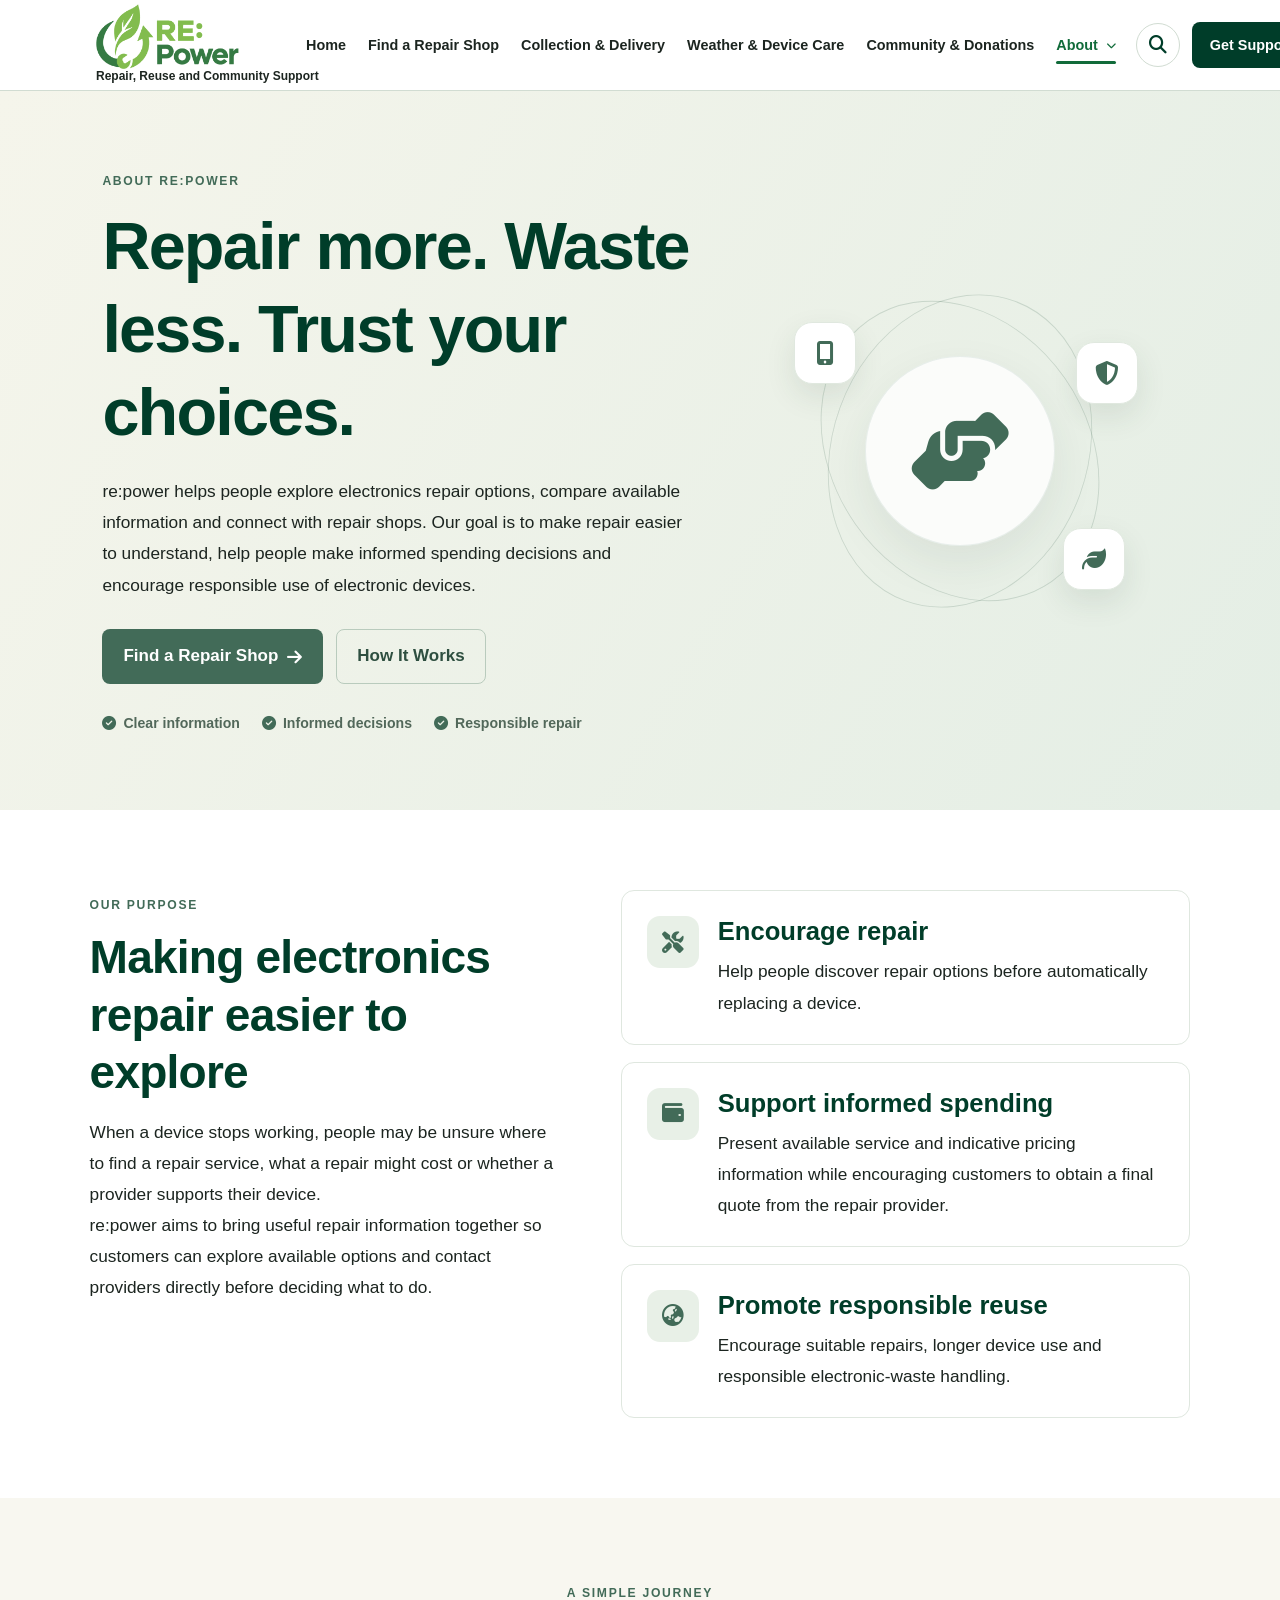
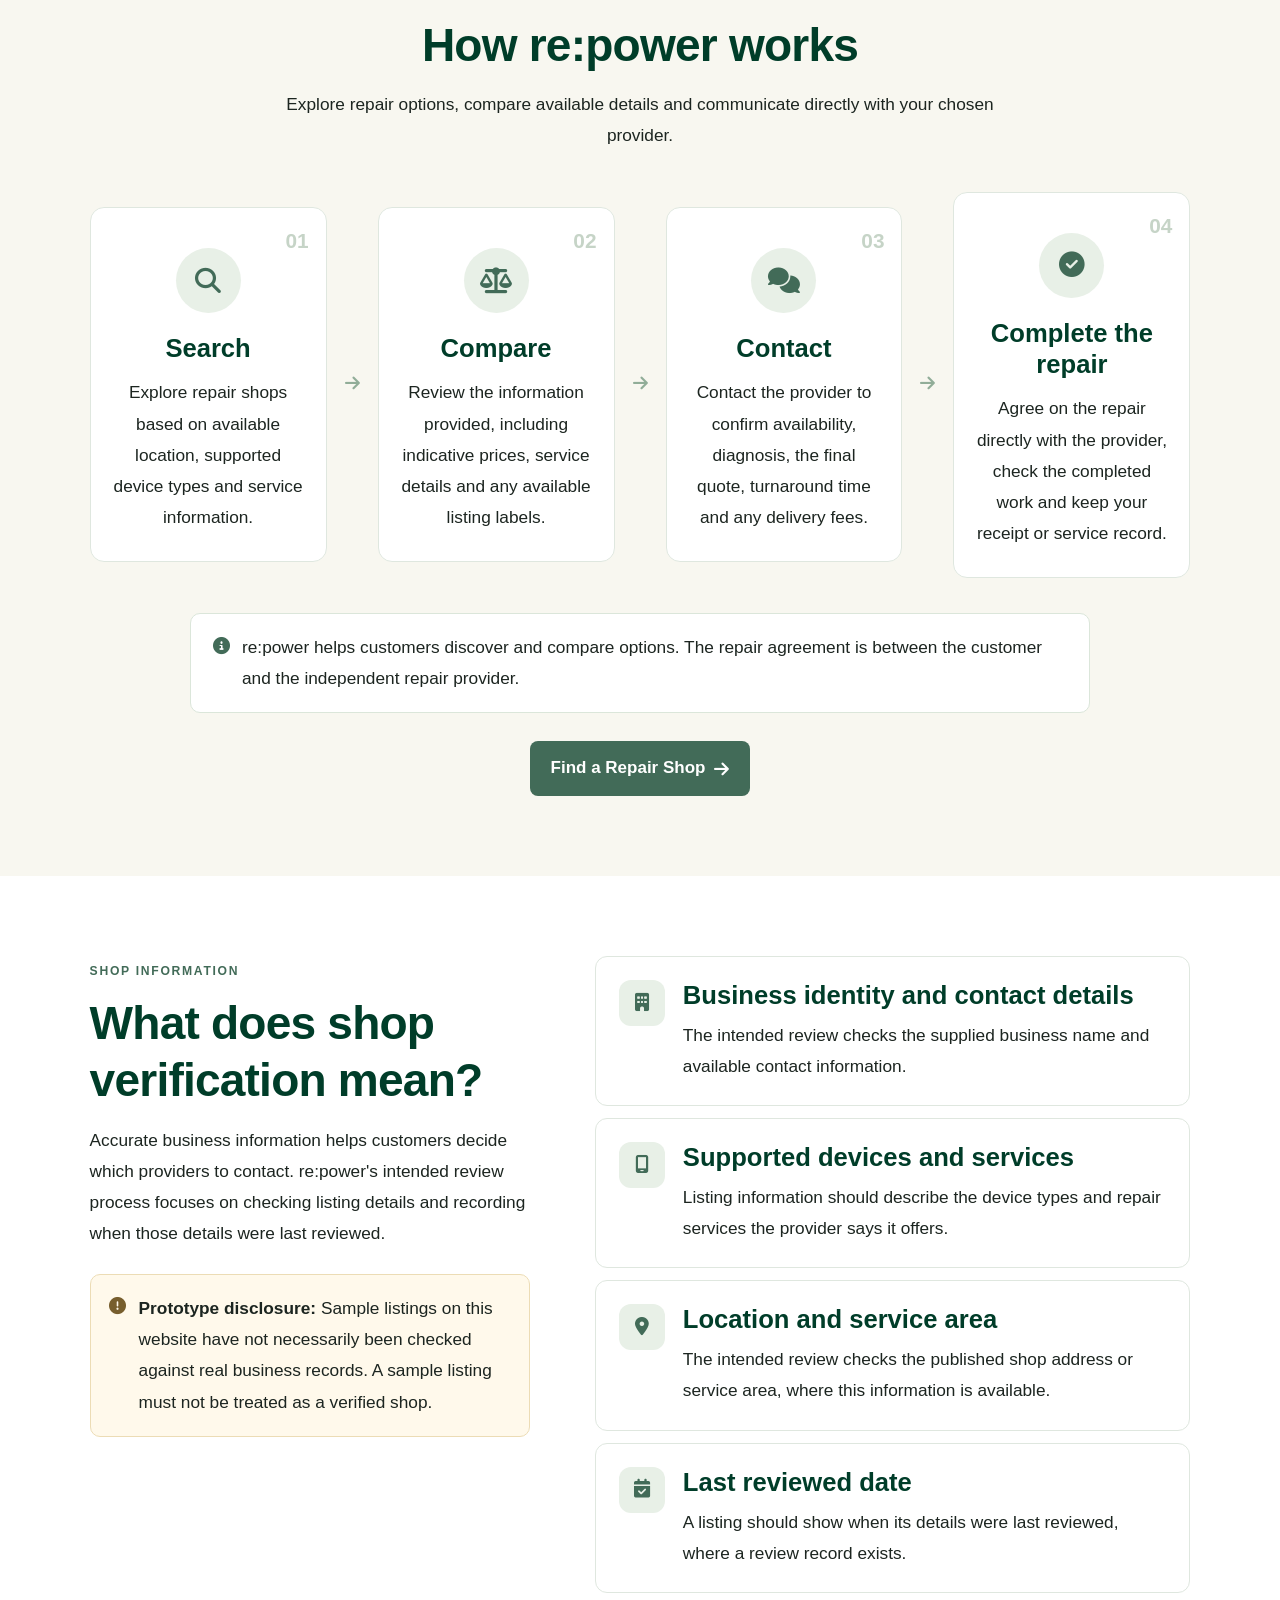
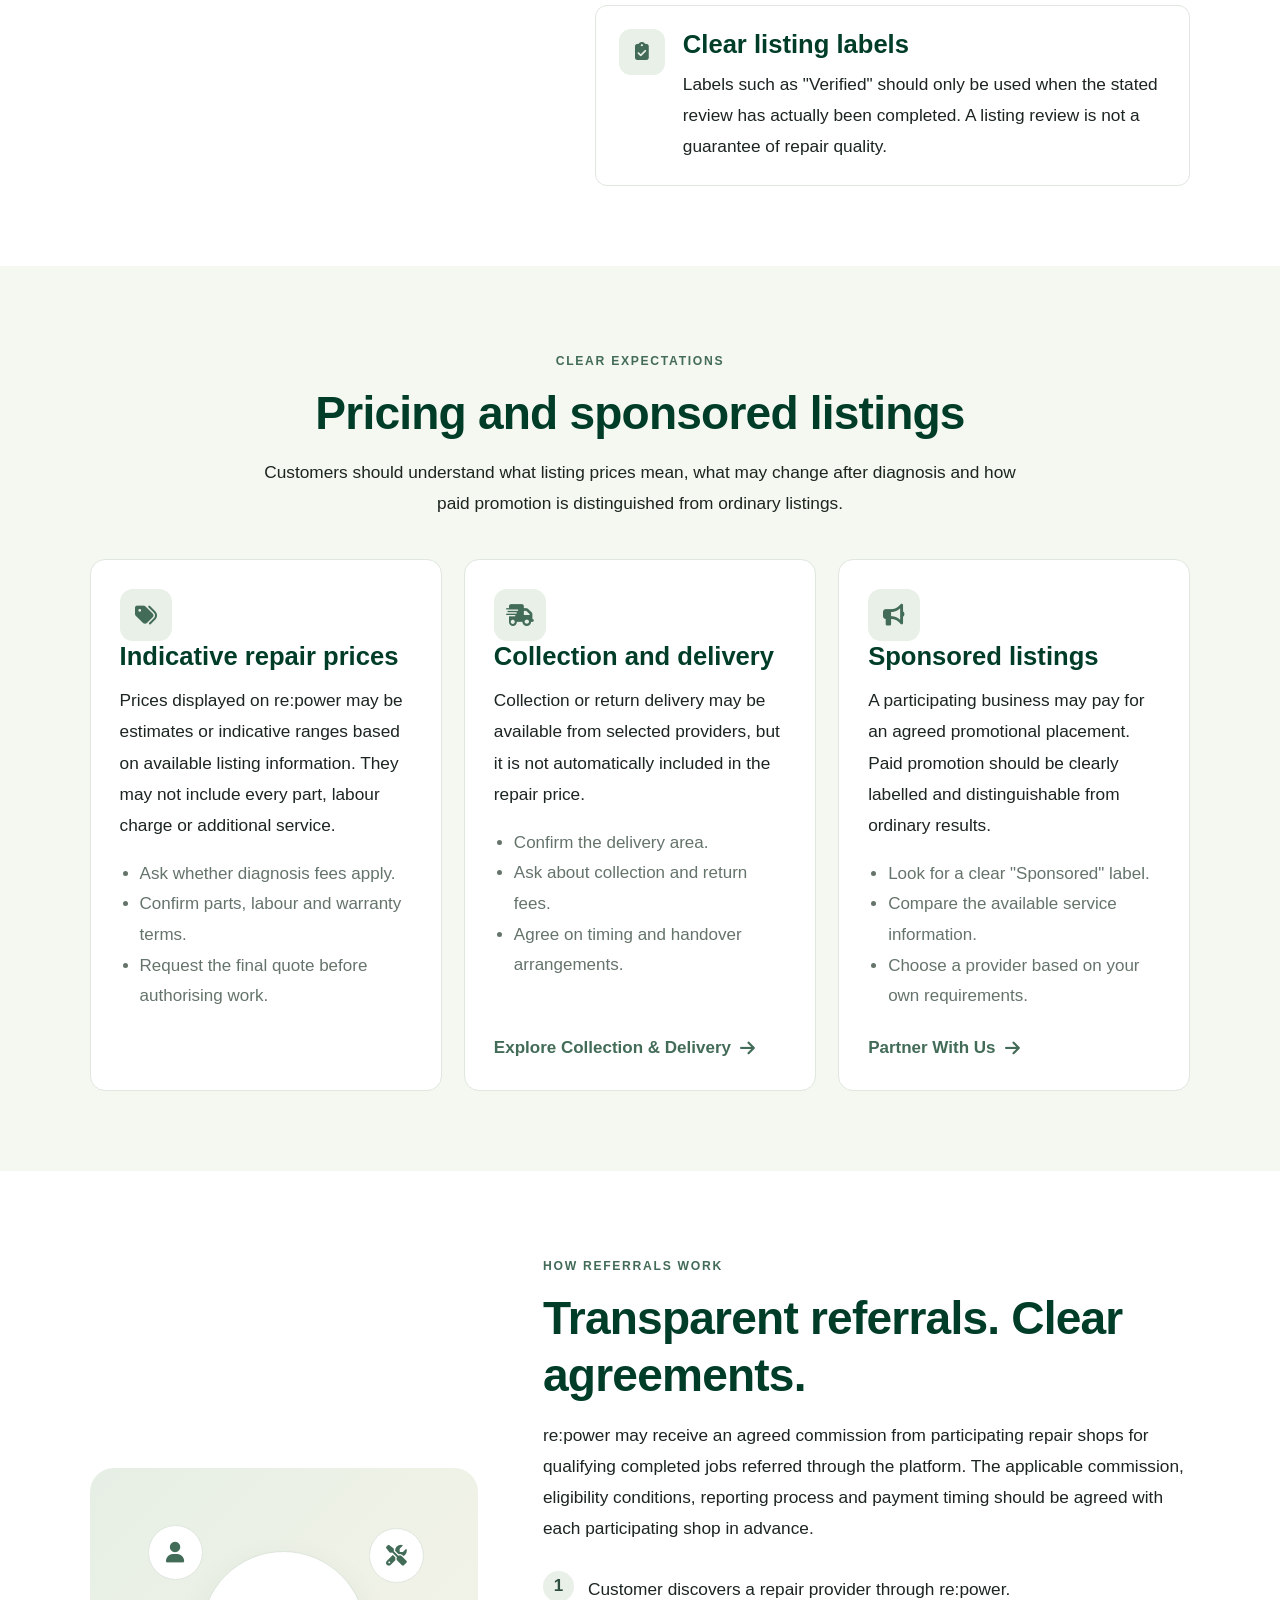
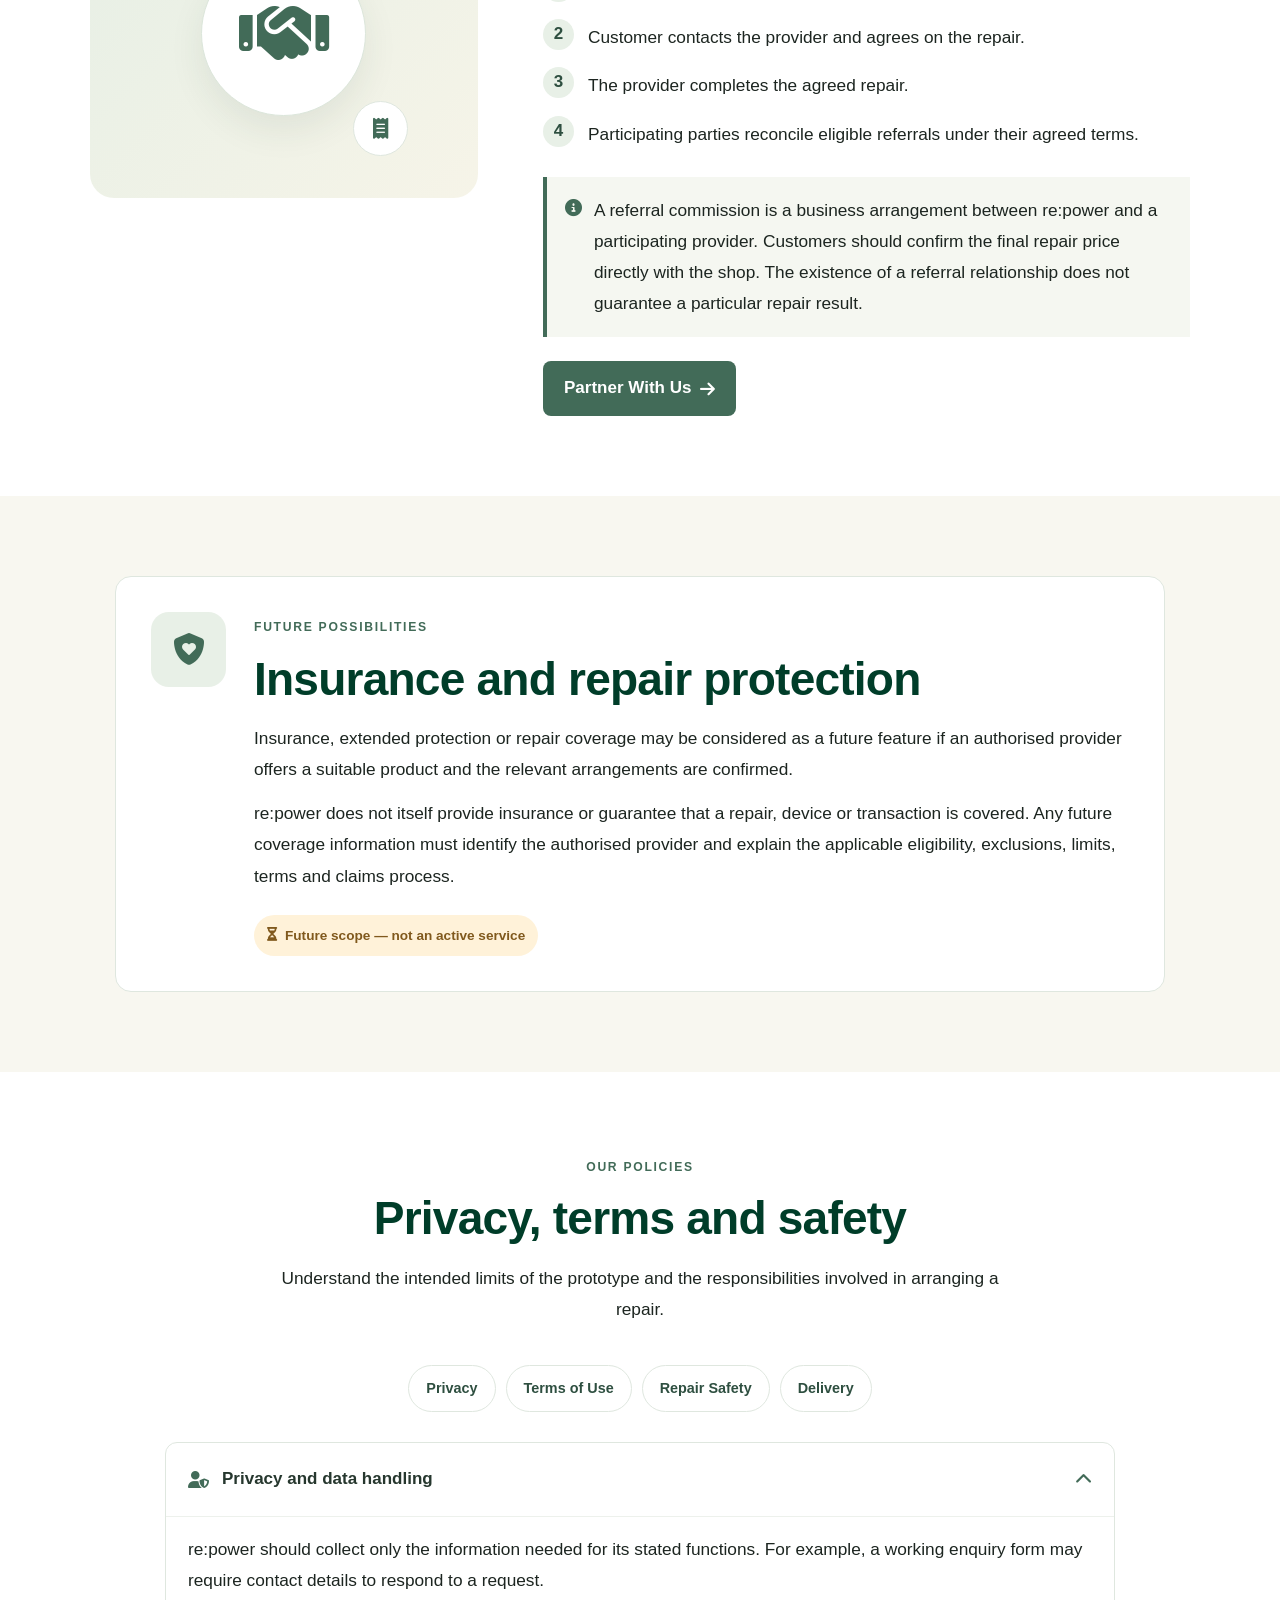
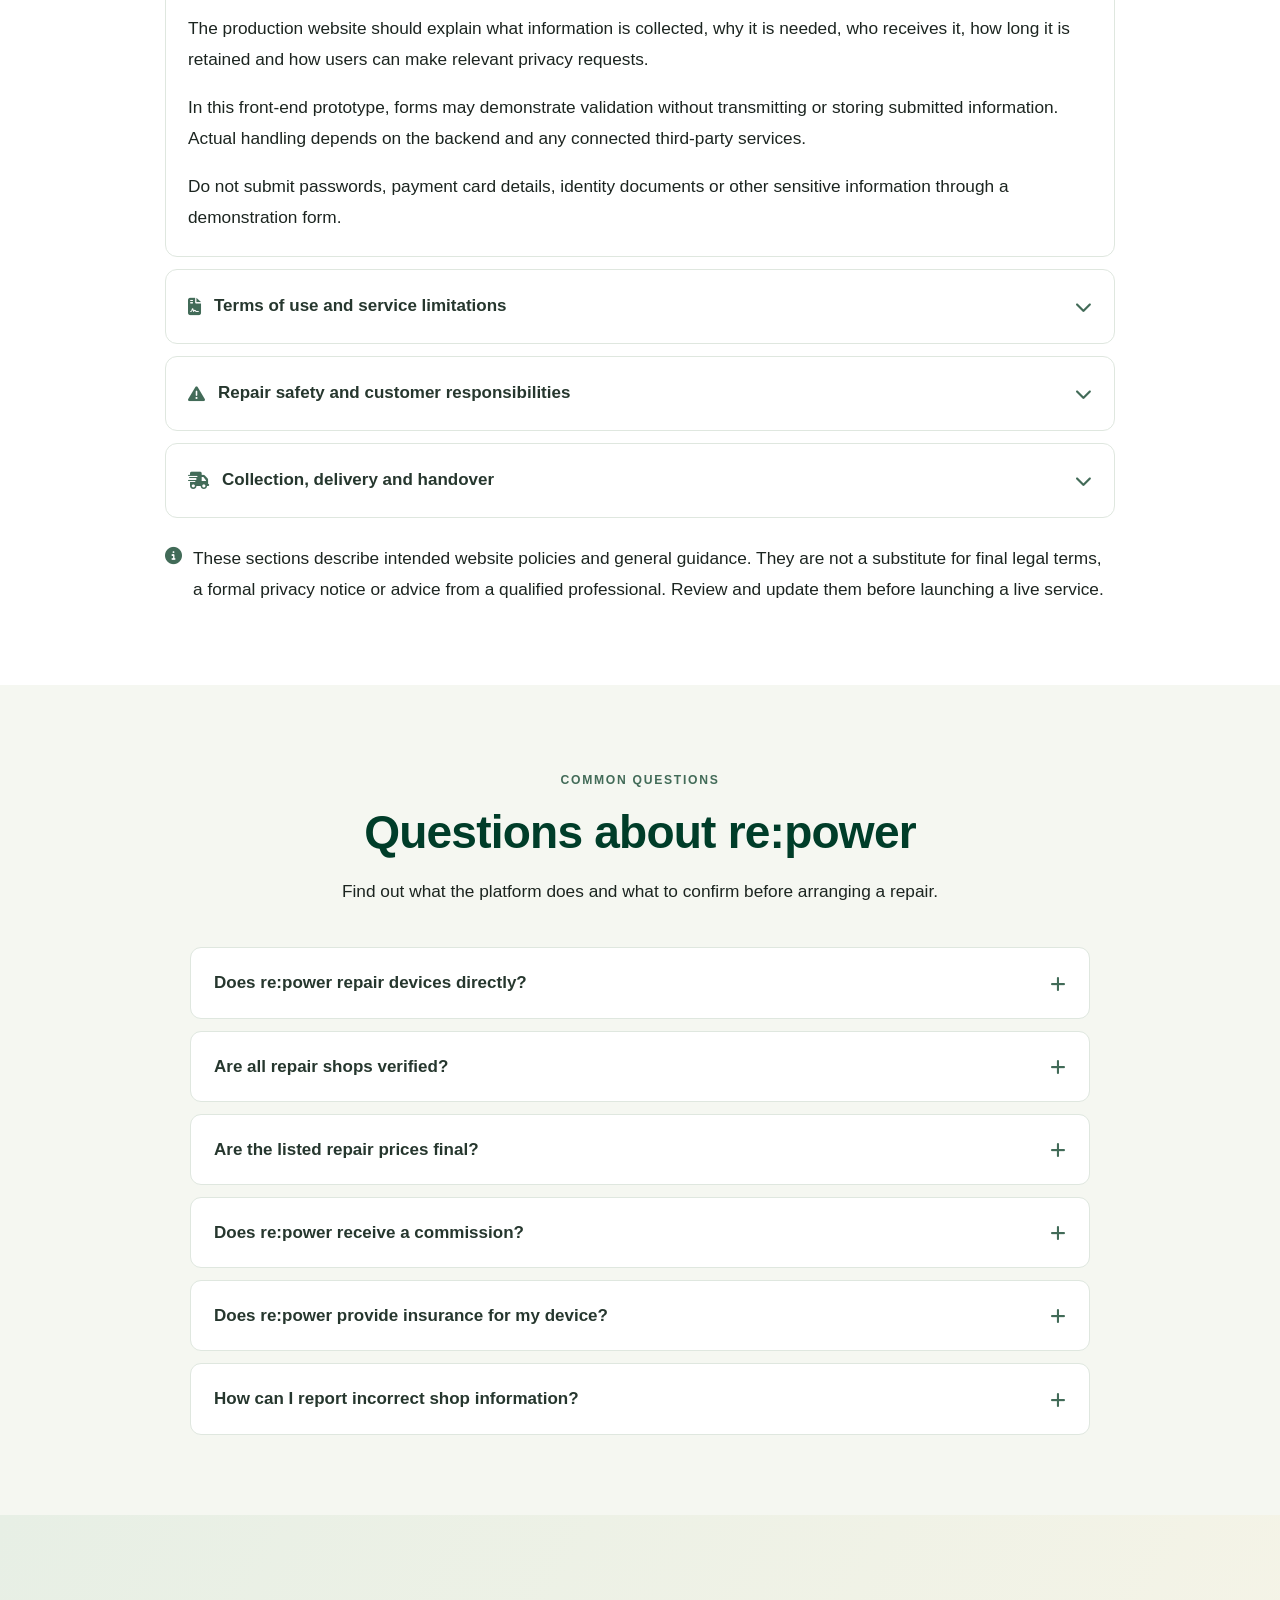
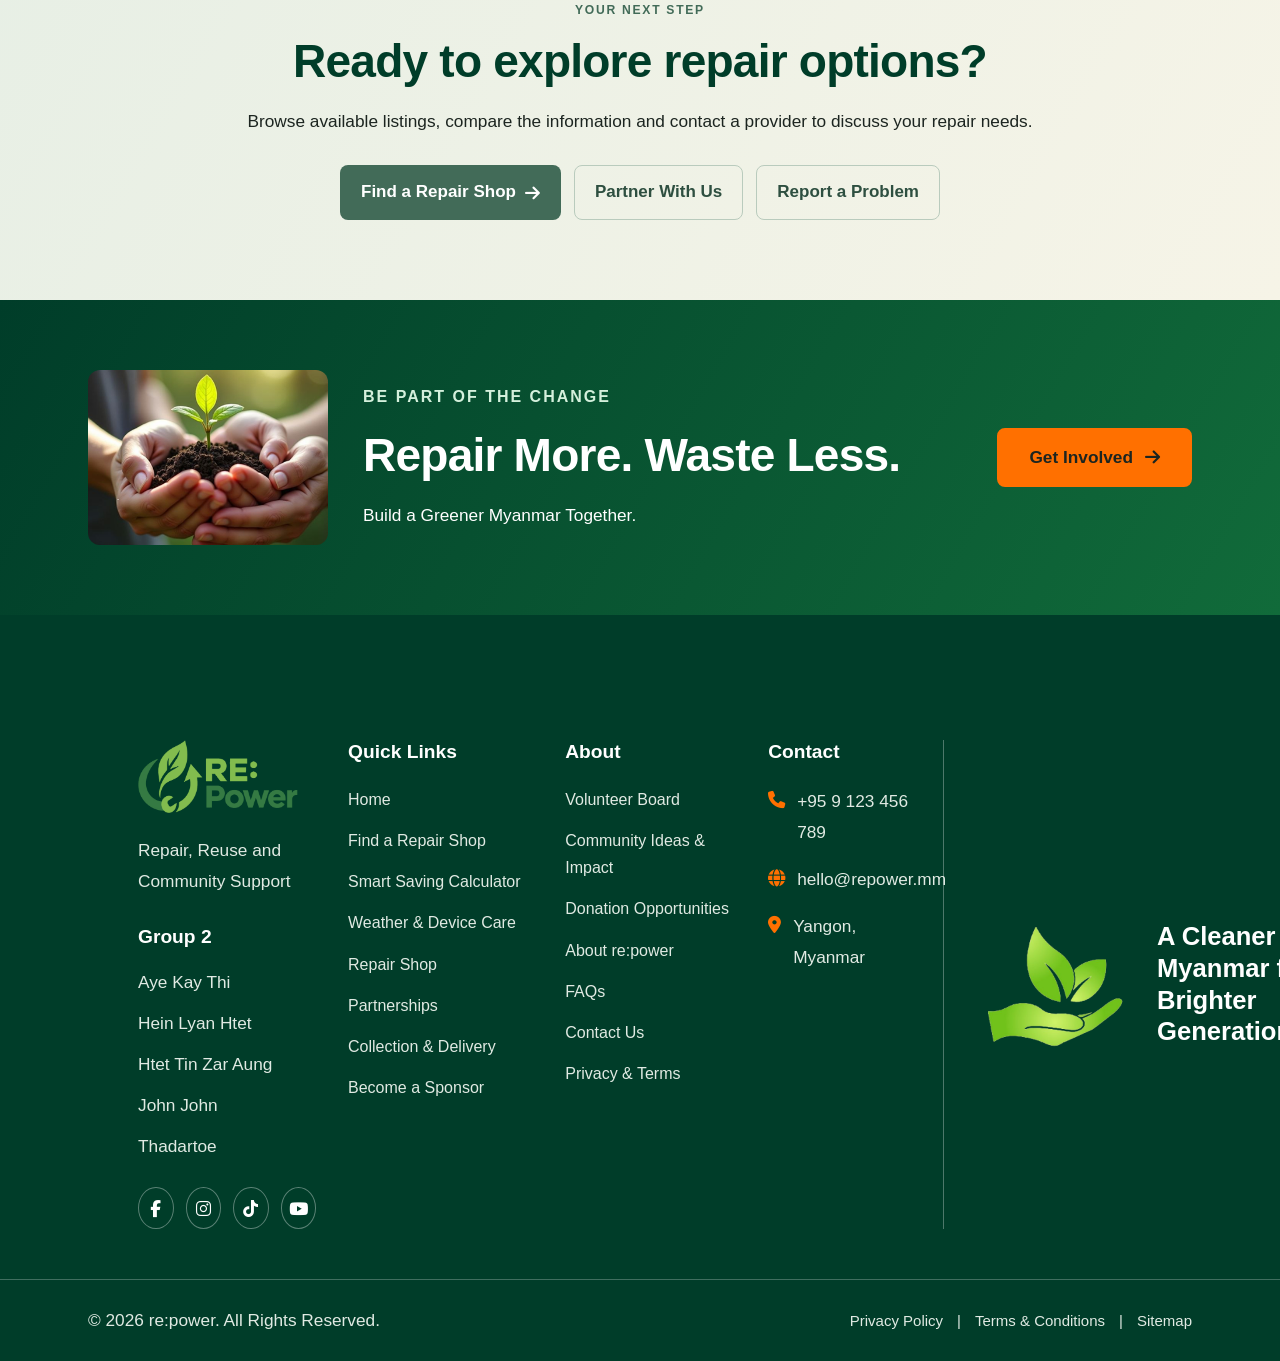
<file: about.html>
<!DOCTYPE html>
<html lang="en">

<head>
    <meta charset="UTF-8">
    <meta name="viewport" content="width=device-width, initial-scale=1.0">

    <meta name="description"
        content="Partner with re:power to support electronics repair, device collection, delivery services, community campaigns and sustainable electronics reuse in Myanmar.">

    <meta name="theme-color" content="#159A9C">

    <title>About & Trust | re:power</title>

    <link
        rel="stylesheet"
        href="https://cdnjs.cloudflare.com/ajax/libs/font-awesome/6.5.2/css/all.min.css">

    <link rel="stylesheet" href="assets/css/style.css">
    <link rel="stylesheet" href="assets/css/about.css">

</head>

<body>

    

    <header class="header">
        <div class="container navbar">

            <a href="index.html" class="logo-area">
                <img
                    src="assets/images/re-power-logo.png"
                    alt="re:power logo"
                    class="logo-image">

                <span class="logo-tagline">
                    Repair, Reuse and Community Support
                </span>
            </a>

            <button
                type="button"
                class="menu-toggle"
                id="menuToggle"
                aria-label="Toggle navigation"
                aria-controls="navigation"
                aria-expanded="false">

                <span></span>
                <span></span>
                <span></span>

            </button>

            <nav class="navigation" id="navigation">

                <a href="index.html" class="nav-link">Home</a>

                <a href="repair-shops.html" class="nav-link ">
                    Find a Repair Shop
                </a>
                <a href="collection-delivery.html" class="nav-link">
                    Collection & Delivery
                </a>
                <a href="weather-device-care.html" class="nav-link">
                            Weather & Device Care
                </a>
                <a href="community.html" class="nav-link">
                            Community & Donations
                        </a>


                <!-- ABOUT DROPDOWN -->
                <div class="nav-dropdown">
                    

                    <button
                        type="button"
                        class="nav-link nav-dropdown-toggle active"
                        aria-expanded="false"
                        aria-haspopup="true">

                        About
                        <i class="fas fa-chevron-down"></i>

                    </button>

                    <div class="nav-dropdown-menu">

                        

                        <a href="about.html">
                            <i class="fas fa-circle-info"></i>
                            About & Trust
                        </a>

                        <a href="partnerships.html">
                            <i class="fas fa-handshake"></i>
                            Business Partnerships
                        </a>

                    </div>

                </div>

            </nav>

            <div class="header-actions">

                <div class="header-search-wrapper">

                    <button
                        type="button"
                        class="header-search"
                        id="headerSearchToggle"
                        aria-label="Open search"
                        aria-expanded="false">

                        <i class="fas fa-search"></i>

                    </button>

                    <div class="header-search-panel" id="headerSearchPanel">

                        <div class="header-search-input-wrapper">

                            <i class="fas fa-search"></i>

                            <input
                                type="search"
                                id="headerSearchInput"
                                placeholder="Search pages, services..."
                                autocomplete="off"
                                aria-label="Search website">

                            <button
                                type="button"
                                id="headerSearchClose"
                                aria-label="Close search">

                                <i class="fas fa-times"></i>

                            </button>

                        </div>

                        <div
                            class="header-search-suggestions"
                            id="headerSearchSuggestions">

                            <p class="search-suggestion-heading">
                                QUICK LINKS
                            </p>

                            <div id="headerSearchResults"></div>

                        </div>

                    </div>

                </div>

                <a href="contact.html" class="btn btn-support">
                    <span>Get Support</span>
                    <i class="fas fa-headset" aria-hidden="true"></i>
                </a>

            </div>

        </div>
    </header>
        <main class="about-trust-page">

            <!-- HERO -->
            <section class="trust-hero">
                <div class="trust-hero-content">
                    <span class="section-eyebrow">ABOUT RE:POWER</span>

                    <h1>Repair more. Waste less. Trust your choices.</h1>

                    <p>
                        re:power helps people explore electronics repair options,
                        compare available information and connect with repair shops.
                        Our goal is to make repair easier to understand, help people
                        make informed spending decisions and encourage responsible
                        use of electronic devices.
                    </p>

                    <div class="trust-hero-actions">
                        <a href="repair-shops.html" class="trust-btn trust-btn-primary">
                            Find a Repair Shop
                            <i class="fa-solid fa-arrow-right"></i>
                        </a>

                        <a href="#how-it-works" class="trust-btn trust-btn-outline">
                            How It Works
                        </a>
                    </div>

                    <div class="trust-hero-points">
                        <span>
                            <i class="fa-solid fa-check-circle"></i>
                            Clear information
                        </span>

                        <span>
                            <i class="fa-solid fa-check-circle"></i>
                            Informed decisions
                        </span>

                        <span>
                            <i class="fa-solid fa-check-circle"></i>
                            Responsible repair
                        </span>
                    </div>
                </div>

                <div class="trust-hero-visual" aria-hidden="true">
                    <div class="trust-orbit trust-orbit-one"></div>
                    <div class="trust-orbit trust-orbit-two"></div>

                    <div class="trust-hero-icon">
                        <i class="fa-solid fa-handshake-angle"></i>
                    </div>

                    <div class="trust-floating-icon trust-floating-phone">
                        <i class="fa-solid fa-mobile-screen-button"></i>
                    </div>

                    <div class="trust-floating-icon trust-floating-shield">
                        <i class="fa-solid fa-shield-halved"></i>
                    </div>

                    <div class="trust-floating-icon trust-floating-leaf">
                        <i class="fa-solid fa-leaf"></i>
                    </div>
                </div>
            </section>


            <!-- ABOUT -->
            <section class="trust-about section-padding" id="about-repower">
                <div class="trust-about-grid">

                    <div class="trust-about-heading">
                        <span class="section-eyebrow">OUR PURPOSE</span>

                        <h2>Making electronics repair easier to explore</h2>

                        <p>
                            When a device stops working, people may be unsure where
                            to find a repair service, what a repair might cost or
                            whether a provider supports their device.
                        </p>

                        <p>
                            re:power aims to bring useful repair information together
                            so customers can explore available options and contact
                            providers directly before deciding what to do.
                        </p>
                    </div>

                    <div class="trust-mission-cards">

                        <article class="trust-mission-card">
                            <div class="trust-card-icon">
                                <i class="fa-solid fa-screwdriver-wrench"></i>
                            </div>

                            <div>
                                <h3>Encourage repair</h3>
                                <p>
                                    Help people discover repair options before
                                    automatically replacing a device.
                                </p>
                            </div>
                        </article>

                        <article class="trust-mission-card">
                            <div class="trust-card-icon">
                                <i class="fa-solid fa-wallet"></i>
                            </div>

                            <div>
                                <h3>Support informed spending</h3>
                                <p>
                                    Present available service and indicative pricing
                                    information while encouraging customers to obtain
                                    a final quote from the repair provider.
                                </p>
                            </div>
                        </article>

                        <article class="trust-mission-card">
                            <div class="trust-card-icon">
                                <i class="fa-solid fa-earth-asia"></i>
                            </div>

                            <div>
                                <h3>Promote responsible reuse</h3>
                                <p>
                                    Encourage suitable repairs, longer device use
                                    and responsible electronic-waste handling.
                                </p>
                            </div>
                        </article>

                    </div>
                </div>
            </section>


            <!-- HOW IT WORKS -->
            <section class="trust-how-it-works section-padding"
                    id="how-it-works">

                <div class="section-heading">
                    <span class="section-eyebrow">A SIMPLE JOURNEY</span>
                    <h2>How re:power works</h2>

                    <p>
                        Explore repair options, compare available details and
                        communicate directly with your chosen provider.
                    </p>
                </div>

                <div class="trust-process-grid">

                    <article class="trust-process-card">
                        <span class="trust-process-number">01</span>

                        <div class="trust-process-icon">
                            <i class="fa-solid fa-magnifying-glass"></i>
                        </div>

                        <h3>Search</h3>

                        <p>
                            Explore repair shops based on available location,
                            supported device types and service information.
                        </p>
                    </article>

                    <div class="trust-process-connector" aria-hidden="true">
                        <i class="fa-solid fa-arrow-right"></i>
                    </div>

                    <article class="trust-process-card">
                        <span class="trust-process-number">02</span>

                        <div class="trust-process-icon">
                            <i class="fa-solid fa-scale-balanced"></i>
                        </div>

                        <h3>Compare</h3>

                        <p>
                            Review the information provided, including indicative
                            prices, service details and any available listing labels.
                        </p>
                    </article>

                    <div class="trust-process-connector" aria-hidden="true">
                        <i class="fa-solid fa-arrow-right"></i>
                    </div>

                    <article class="trust-process-card">
                        <span class="trust-process-number">03</span>

                        <div class="trust-process-icon">
                            <i class="fa-solid fa-comments"></i>
                        </div>

                        <h3>Contact</h3>

                        <p>
                            Contact the provider to confirm availability, diagnosis,
                            the final quote, turnaround time and any delivery fees.
                        </p>
                    </article>

                    <div class="trust-process-connector" aria-hidden="true">
                        <i class="fa-solid fa-arrow-right"></i>
                    </div>

                    <article class="trust-process-card">
                        <span class="trust-process-number">04</span>

                        <div class="trust-process-icon">
                            <i class="fa-solid fa-circle-check"></i>
                        </div>

                        <h3>Complete the repair</h3>

                        <p>
                            Agree on the repair directly with the provider, check
                            the completed work and keep your receipt or service record.
                        </p>
                    </article>

                </div>

                <div class="trust-process-note">
                    <i class="fa-solid fa-circle-info"></i>

                    <p>
                        re:power helps customers discover and compare options.
                        The repair agreement is between the customer and the
                        independent repair provider.
                    </p>
                </div>

                <div class="trust-centered-action">
                    <a href="repair-shops.html" class="trust-btn trust-btn-primary">
                        Find a Repair Shop
                        <i class="fa-solid fa-arrow-right"></i>
                    </a>
                </div>
            </section>


            <!-- SHOP VERIFICATION POLICY -->
            <section class="trust-verification section-padding"
                    id="shop-verification">

                <div class="trust-policy-layout">

                    <div class="trust-policy-intro">
                        <span class="section-eyebrow">SHOP INFORMATION</span>

                        <h2>What does shop verification mean?</h2>

                        <p>
                            Accurate business information helps customers decide
                            which providers to contact. re:power's intended review
                            process focuses on checking listing details and recording
                            when those details were last reviewed.
                        </p>

                        <div class="trust-policy-warning">
                            <i class="fa-solid fa-circle-exclamation"></i>

                            <p>
                                <strong>Prototype disclosure:</strong>
                                Sample listings on this website have not necessarily
                                been checked against real business records.
                                A sample listing must not be treated as a verified shop.
                            </p>
                        </div>
                    </div>

                    <div class="trust-verification-list">

                        <article class="trust-verification-item">
                            <span class="trust-verification-check">
                                <i class="fa-solid fa-building"></i>
                            </span>

                            <div>
                                <h3>Business identity and contact details</h3>
                                <p>
                                    The intended review checks the supplied business
                                    name and available contact information.
                                </p>
                            </div>
                        </article>

                        <article class="trust-verification-item">
                            <span class="trust-verification-check">
                                <i class="fa-solid fa-mobile-screen"></i>
                            </span>

                            <div>
                                <h3>Supported devices and services</h3>
                                <p>
                                    Listing information should describe the device
                                    types and repair services the provider says it offers.
                                </p>
                            </div>
                        </article>

                        <article class="trust-verification-item">
                            <span class="trust-verification-check">
                                <i class="fa-solid fa-location-dot"></i>
                            </span>

                            <div>
                                <h3>Location and service area</h3>
                                <p>
                                    The intended review checks the published shop
                                    address or service area, where this information
                                    is available.
                                </p>
                            </div>
                        </article>

                        <article class="trust-verification-item">
                            <span class="trust-verification-check">
                                <i class="fa-solid fa-calendar-check"></i>
                            </span>

                            <div>
                                <h3>Last reviewed date</h3>
                                <p>
                                    A listing should show when its details were last
                                    reviewed, where a review record exists.
                                </p>
                            </div>
                        </article>

                        <article class="trust-verification-item">
                            <span class="trust-verification-check">
                                <i class="fa-solid fa-clipboard-check"></i>
                            </span>

                            <div>
                                <h3>Clear listing labels</h3>
                                <p>
                                    Labels such as "Verified" should only be used
                                    when the stated review has actually been completed.
                                    A listing review is not a guarantee of repair quality.
                                </p>
                            </div>
                        </article>

                    </div>
                </div>
            </section>


            <!-- PRICING AND SPONSORED LISTINGS -->
            <section class="trust-pricing section-padding" id="pricing-transparency">

                <div class="section-heading">
                    <span class="section-eyebrow">CLEAR EXPECTATIONS</span>
                    <h2>Pricing and sponsored listings</h2>

                    <p>
                        Customers should understand what listing prices mean,
                        what may change after diagnosis and how paid promotion
                        is distinguished from ordinary listings.
                    </p>
                </div>

                <div class="trust-pricing-grid">

                    <article class="trust-pricing-card">
                        <div class="trust-card-icon">
                            <i class="fa-solid fa-tags"></i>
                        </div>

                        <h3>Indicative repair prices</h3>

                        <p>
                            Prices displayed on re:power may be estimates or
                            indicative ranges based on available listing information.
                            They may not include every part, labour charge or
                            additional service.
                        </p>

                        <ul>
                            <li>Ask whether diagnosis fees apply.</li>
                            <li>Confirm parts, labour and warranty terms.</li>
                            <li>Request the final quote before authorising work.</li>
                        </ul>
                    </article>

                    <article class="trust-pricing-card">
                        <div class="trust-card-icon">
                            <i class="fa-solid fa-truck-fast"></i>
                        </div>

                        <h3>Collection and delivery</h3>

                        <p>
                            Collection or return delivery may be available from
                            selected providers, but it is not automatically included
                            in the repair price.
                        </p>

                        <ul>
                            <li>Confirm the delivery area.</li>
                            <li>Ask about collection and return fees.</li>
                            <li>Agree on timing and handover arrangements.</li>
                        </ul>

                        <a href="collection-delivery.html" class="trust-text-link">
                            Explore Collection & Delivery
                            <i class="fa-solid fa-arrow-right"></i>
                        </a>
                    </article>

                    <article class="trust-pricing-card">
                        <div class="trust-card-icon">
                            <i class="fa-solid fa-bullhorn"></i>
                        </div>

                        <h3>Sponsored listings</h3>

                        <p>
                            A participating business may pay for an agreed
                            promotional placement. Paid promotion should be clearly
                            labelled and distinguishable from ordinary results.
                        </p>

                        <ul>
                            <li>Look for a clear "Sponsored" label.</li>
                            <li>Compare the available service information.</li>
                            <li>Choose a provider based on your own requirements.</li>
                        </ul>

                        <a href="partnerships.html" class="trust-text-link">
                            Partner With Us
                            <i class="fa-solid fa-arrow-right"></i>
                        </a>
                    </article>

                </div>
            </section>


            <!-- REFERRAL TRANSPARENCY -->
            <section class="trust-referral section-padding"
                    id="referral-transparency">

                <div class="trust-referral-layout">

                    <div class="trust-referral-visual" aria-hidden="true">
                        <div class="trust-referral-circle">
                            <i class="fa-solid fa-handshake"></i>
                        </div>

                        <span class="trust-referral-small trust-referral-small-one">
                            <i class="fa-solid fa-user"></i>
                        </span>

                        <span class="trust-referral-small trust-referral-small-two">
                            <i class="fa-solid fa-screwdriver-wrench"></i>
                        </span>

                        <span class="trust-referral-small trust-referral-small-three">
                            <i class="fa-solid fa-receipt"></i>
                        </span>
                    </div>

                    <div class="trust-referral-content">
                        <span class="section-eyebrow">HOW REFERRALS WORK</span>

                        <h2>Transparent referrals. Clear agreements.</h2>

                        <p>
                            re:power may receive an agreed commission from participating
                            repair shops for qualifying completed jobs referred through
                            the platform. The applicable commission, eligibility
                            conditions, reporting process and payment timing should
                            be agreed with each participating shop in advance.
                        </p>

                        <div class="trust-referral-steps">

                            <div>
                                <span>1</span>
                                <p>Customer discovers a repair provider through re:power.</p>
                            </div>

                            <div>
                                <span>2</span>
                                <p>Customer contacts the provider and agrees on the repair.</p>
                            </div>

                            <div>
                                <span>3</span>
                                <p>The provider completes the agreed repair.</p>
                            </div>

                            <div>
                                <span>4</span>
                                <p>
                                    Participating parties reconcile eligible referrals
                                    under their agreed terms.
                                </p>
                            </div>

                        </div>

                        <div class="trust-commission-notice">
                            <i class="fa-solid fa-circle-info"></i>

                            <p>
                                A referral commission is a business arrangement between
                                re:power and a participating provider. Customers should
                                confirm the final repair price directly with the shop.
                                The existence of a referral relationship does not
                                guarantee a particular repair result.
                            </p>
                        </div>

                        <a href="partnerships.html" class="trust-btn trust-btn-primary">
                            Partner With Us
                            <i class="fa-solid fa-arrow-right"></i>
                        </a>
                    </div>

                </div>
            </section>


            <!-- INSURANCE AND PROTECTION: FUTURE SCOPE -->
            <section class="trust-protection section-padding"
                    id="insurance-protection">

                <div class="trust-protection-card">

                    <div class="trust-protection-icon">
                        <i class="fa-solid fa-shield-heart"></i>
                    </div>

                    <div class="trust-protection-content">
                        <span class="section-eyebrow">FUTURE POSSIBILITIES</span>

                        <h2>Insurance and repair protection</h2>

                        <p>
                            Insurance, extended protection or repair coverage may be
                            considered as a future feature if an authorised provider
                            offers a suitable product and the relevant arrangements
                            are confirmed.
                        </p>

                        <p>
                            re:power does not itself provide insurance or guarantee
                            that a repair, device or transaction is covered.
                            Any future coverage information must identify the
                            authorised provider and explain the applicable eligibility,
                            exclusions, limits, terms and claims process.
                        </p>

                        <span class="trust-future-badge">
                            <i class="fa-solid fa-hourglass-half"></i>
                            Future scope — not an active service
                        </span>
                    </div>

                </div>
            </section>


            <!-- PRIVACY, TERMS AND SAFETY -->
            <section class="trust-policies section-padding" id="privacy-terms">

                <div class="section-heading">
                    <span class="section-eyebrow">OUR POLICIES</span>
                    <h2>Privacy, terms and safety</h2>

                    <p>
                        Understand the intended limits of the prototype and
                        the responsibilities involved in arranging a repair.
                    </p>
                </div>

                <nav class="trust-policy-nav" aria-label="Policy sections">
                    <a href="#privacy-policy">Privacy</a>
                    <a href="#terms-of-use">Terms of Use</a>
                    <a href="#repair-safety">Repair Safety</a>
                    <a href="#delivery-policy">Delivery</a>
                </nav>

                <div class="trust-policy-accordion">

                    <!-- PRIVACY -->
                    <details class="trust-policy-accordion-item"
                            id="privacy-policy" open>
                        <summary>
                            <span>
                                <i class="fa-solid fa-user-shield"></i>
                                Privacy and data handling
                            </span>

                            <i class="fa-solid fa-chevron-down accordion-chevron"></i>
                        </summary>

                        <div class="trust-accordion-content">
                            <p>
                                re:power should collect only the information needed
                                for its stated functions. For example, a working
                                enquiry form may require contact details to respond
                                to a request.
                            </p>

                            <p>
                                The production website should explain what information
                                is collected, why it is needed, who receives it, how
                                long it is retained and how users can make relevant
                                privacy requests.
                            </p>

                            <p>
                                In this front-end prototype, forms may demonstrate
                                validation without transmitting or storing submitted
                                information. Actual handling depends on the backend
                                and any connected third-party services.
                            </p>

                            <p>
                                Do not submit passwords, payment card details,
                                identity documents or other sensitive information
                                through a demonstration form.
                            </p>
                        </div>
                    </details>


                    <!-- TERMS -->
                    <details class="trust-policy-accordion-item"
                            id="terms-of-use">
                        <summary>
                            <span>
                                <i class="fa-solid fa-file-contract"></i>
                                Terms of use and service limitations
                            </span>

                            <i class="fa-solid fa-chevron-down accordion-chevron"></i>
                        </summary>

                        <div class="trust-accordion-content">
                            <p>
                                re:power is intended to help users discover repair
                                services and review available provider information.
                                Listings, prices, service descriptions and availability
                                may change and should be confirmed directly with the
                                relevant business.
                            </p>

                            <p>
                                Repair shops are independent providers. Customers
                                should review the proposed work, final price, parts,
                                turnaround time, warranty and payment terms before
                                authorising a repair.
                            </p>

                            <p>
                                This prototype does not establish a binding repair
                                contract, guarantee provider availability or promise
                                a specific repair outcome. Production terms should
                                be reviewed and adapted to applicable law before launch.
                            </p>
                        </div>
                    </details>


                    <!-- SAFETY -->
                    <details class="trust-policy-accordion-item"
                            id="repair-safety">
                        <summary>
                            <span>
                                <i class="fa-solid fa-triangle-exclamation"></i>
                                Repair safety and customer responsibilities
                            </span>

                            <i class="fa-solid fa-chevron-down accordion-chevron"></i>
                        </summary>

                        <div class="trust-accordion-content">
                            <p>
                                Follow the manufacturer's safety instructions and
                                seek a suitably qualified technician when a repair
                                requires specialist tools or electrical expertise.
                            </p>

                            <p>
                                Do not open mains-powered appliances, handle exposed
                                wiring, or attempt repairs involving damaged batteries
                                unless you are appropriately trained and equipped.
                                Stop using equipment that shows signs of overheating,
                                smoke, swelling or electrical damage.
                            </p>

                            <p>
                                Before handing over a device, back up important files
                                where possible, sign out of personal accounts and
                                discuss data protection with the repair provider.
                                Keep a record of the device's condition and the
                                agreed repair.
                            </p>

                            <p>
                                Customers should confirm any warranty or data-loss
                                implications directly with the manufacturer or
                                repair provider.
                            </p>
                        </div>
                    </details>


                    <!-- DELIVERY -->
                    <details class="trust-policy-accordion-item"
                            id="delivery-policy">
                        <summary>
                            <span>
                                <i class="fa-solid fa-truck-fast"></i>
                                Collection, delivery and handover
                            </span>

                            <i class="fa-solid fa-chevron-down accordion-chevron"></i>
                        </summary>

                        <div class="trust-accordion-content">
                            <p>
                                Collection and return delivery may be offered by
                                selected providers. Availability, service areas,
                                charges and timing depend on the provider and
                                the agreed arrangement.
                            </p>

                            <p>
                                Before arranging collection, confirm the collection
                                address, contact details, delivery fee, expected
                                turnaround, handover procedure and responsibility
                                for the device during transit.
                            </p>

                            <p>
                                Record the device's condition and retain any collection
                                receipt or tracking reference supplied by the provider.
                                Do not assume that transit damage, loss or repair
                                failure is insured.
                            </p>

                            <a href="collection-delivery.html" class="trust-text-link">
                                View Collection & Delivery
                                <i class="fa-solid fa-arrow-right"></i>
                            </a>
                        </div>
                    </details>

                </div>

                <p class="trust-policy-disclaimer">
                    <i class="fa-solid fa-circle-info"></i>
                    These sections describe intended website policies and general
                    guidance. They are not a substitute for final legal terms,
                    a formal privacy notice or advice from a qualified professional.
                    Review and update them before launching a live service.
                </p>
            </section>


            <!-- FAQ -->
            <section class="trust-faq section-padding" id="trust-faq">

                <div class="section-heading">
                    <span class="section-eyebrow">COMMON QUESTIONS</span>
                    <h2>Questions about re:power</h2>

                    <p>
                        Find out what the platform does and what to confirm
                        before arranging a repair.
                    </p>
                </div>

                <div class="trust-faq-list">

                    <details class="trust-faq-item">
                        <summary>
                            Does re:power repair devices directly?
                            <i class="fa-solid fa-plus"></i>
                        </summary>

                        <div>
                            <p>
                                re:power is designed to help users find and compare
                                independent repair providers. The selected provider
                                carries out the repair under the agreement made
                                directly with the customer.
                            </p>
                        </div>
                    </details>

                    <details class="trust-faq-item">
                        <summary>
                            Are all repair shops verified?
                            <i class="fa-solid fa-plus"></i>
                        </summary>

                        <div>
                            <p>
                                Not necessarily. The prototype may contain sample
                                listings that have not been verified. A live website
                                should explain the checks completed for each listing
                                and display verification labels only when supported
                                by an actual review record.
                            </p>
                        </div>
                    </details>

                    <details class="trust-faq-item">
                        <summary>
                            Are the listed repair prices final?
                            <i class="fa-solid fa-plus"></i>
                        </summary>

                        <div>
                            <p>
                                No. Displayed prices may be indicative. The provider
                                should confirm the diagnosis, parts, labour,
                                additional fees and final quote before you authorise
                                the repair.
                            </p>
                        </div>
                    </details>

                    <details class="trust-faq-item">
                        <summary>
                            Does re:power receive a commission?
                            <i class="fa-solid fa-plus"></i>
                        </summary>

                        <div>
                            <p>
                                re:power may receive an agreed commission from
                                participating providers for qualifying completed
                                referrals. The specific terms depend on the
                                agreement with each provider.
                            </p>
                        </div>
                    </details>

                    <details class="trust-faq-item">
                        <summary>
                            Does re:power provide insurance for my device?
                            <i class="fa-solid fa-plus"></i>
                        </summary>

                        <div>
                            <p>
                                No insurance or repair protection is represented
                                as an active re:power service here. Any future
                                coverage offering would need to be provided by
                                an authorised provider under its own terms.
                            </p>
                        </div>
                    </details>

                    <details class="trust-faq-item">
                        <summary>
                            How can I report incorrect shop information?
                            <i class="fa-solid fa-plus"></i>
                        </summary>

                        <div>
                            <p>
                                Contact the support team and include the listing
                                name, the issue you noticed and any relevant public
                                evidence. Do not include passwords or payment details.
                            </p>

                            <a href="contact.html" class="trust-text-link">
                                Report a Problem
                                <i class="fa-solid fa-arrow-right"></i>
                            </a>
                        </div>
                    </details>

                </div>
            </section>


            <!-- FINAL CTA -->
            <section class="trust-final-cta section-padding">
                <div class="trust-final-cta-content">
                    <span class="section-eyebrow">YOUR NEXT STEP</span>

                    <h2>Ready to explore repair options?</h2>

                    <p>
                        Browse available listings, compare the information and
                        contact a provider to discuss your repair needs.
                    </p>

                    <div class="trust-hero-actions">
                        <a href="repair-shops.html" class="trust-btn trust-btn-primary">
                            Find a Repair Shop
                            <i class="fa-solid fa-arrow-right"></i>
                        </a>

                        <a href="partnerships.html" class="trust-btn trust-btn-outline">
                            Partner With Us
                        </a>

                        <a href="contact.html" class="trust-btn trust-btn-outline">
                            Report a Problem
                        </a>
                    </div>
                </div>
            </section>
            <section class="repair-cta">
                            <div class="container repair-cta-content">
                                <div class="repair-cta-image">
                                    <img src="assets/images/community-volunteer.jpg"
                                        alt="Volunteers working together to repair electronic devices">
                                </div>

                                <div class="repair-cta-text">
                                    <span class="eyebrow">Be Part of the Change</span>
                                    <h2>Repair More. Waste Less.</h2>
                                    <p>Build a Greener Myanmar Together.</p>
                                </div>

                                <div class="repair-cta-action">
                                    <a href="community.html" class="btn btn-orange">
                                        Get Involved
                                        <i class="fas fa-arrow-right"></i>
                                    </a>
                                </div>
                            </div>
                        </section>

        </main>
<footer class="footer">

        <div class="container footer-main">

            <!-- FOOTER BRAND -->

            <div class="footer-brand">

                <a href="index.html" class="footer-logo">

                    <img
                        src="assets/images/re-power-logo.png"
                        alt="re:power logo"
                        loading="lazy">

                </a>

                <p class="footer-tagline">
                    Repair, Reuse and Community Support
                </p>


                <div class="footer-group">

                    <h4>Group 2</h4>

                    <p>Aye Kay Thi</p>
                    <p>Hein Lyan Htet</p>
                    <p>Htet Tin Zar Aung</p>
                    <p>John John</p>
                    <p>Thadartoe</p>

                </div>


                <div class="footer-social">

                    <div class="social-links">

                        <a href="https://www.facebook.com/" aria-label="Facebook">
                            <i class="fab fa-facebook-f" aria-hidden="true"></i>
                        </a>

                        <a href="https://www.instagram.com/" aria-label="Instagram">
                            <i class="fab fa-instagram" aria-hidden="true"></i>
                        </a>

                        <a href="https://www.tiktok.com/" aria-label="TikTok">
                            <i class="fab fa-tiktok" aria-hidden="true"></i>
                        </a>

                        <a href="https://www.youtube.com/" aria-label="YouTube">
                            <i class="fab fa-youtube" aria-hidden="true"></i>
                        </a>

                    </div>

                </div>

            </div>


            <!-- QUICK LINKS -->

            <div class="footer-column">

                <h4>Quick Links</h4>

                <a href="index.html">Home</a>

                <a href="repair-shops.html">
                    Find a Repair Shop
                </a>

                <a href="index.html#calculator">
                    Smart Saving Calculator
                </a>

                <a href="weather-device-care.html">
                    Weather &amp; Device Care
                </a>

                <a href="repair-shops.html">
                    Repair Shop
                </a>

                <a href="partnerships.html">
                    Partnerships
                </a>

                <a href="collection-delivery.html">
                    Collection &amp; Delivery
                </a>

                <a href="partnerships.html#sponsorship">
                    Become a Sponsor
                </a>

            </div>


            <!-- ABOUT LINKS -->

            <div class="footer-column">

                <h4>About</h4>

                <a href="community.html#volunteer-board">
                    Volunteer Board
                </a>

                <a href="community.html#community-ideas">
                    Community Ideas &amp; Impact
                </a>

                <a href="community.html#donations">
                    Donation Opportunities
                </a>

                <a href="about.html">
                    About re:power
                </a>

                <a href="contact.html#faqs">
                    FAQs
                </a>

                <a href="contact.html">
                    Contact Us
                </a>

                <a href="about.html#privacy">
                    Privacy &amp; Terms
                </a>

            </div>


            <!-- CONTACT DETAILS -->

            <div class="footer-column footer-contact">

                <h4>Contact</h4>

                <p>
                    <i class="fas fa-phone" aria-hidden="true"></i>
                    +95 9 123 456 789
                </p>

                <p>
                    <i class="fas fa-globe" aria-hidden="true"></i>
                    hello@repower.mm
                </p>

                <p>
                    <i class="fas fa-map-marker-alt" aria-hidden="true"></i>
                    Yangon, Myanmar
                </p>

            </div>


            <!-- FOOTER CAMPAIGN -->

            <div class="footer-campaign">

                <img
                    src="assets/images/cleaner-myanmar.jpg"
                    alt="A cleaner and greener Myanmar"
                    loading="lazy">

                <h3>
                    A Cleaner Myanmar for Brighter Generations.
                </h3>

            </div>

        </div>


        <!-- FOOTER BOTTOM -->

        <div class="footer-bottom">

            <div class="container footer-bottom-content">

                <p>
                    &copy; 2026 re:power. All Rights Reserved.
                </p>

                <div class="footer-legal">

                    <a href="about.html#privacy">
                        Privacy Policy
                    </a>

                    <span aria-hidden="true">|</span>

                    <a href="about.html#terms">
                        Terms &amp; Conditions
                    </a>

                    <span aria-hidden="true">|</span>

                    <a href="assets/images/sitemap.jpg">
                        Sitemap
                    </a>

                </div>

            </div>

        </div>

    </footer>


    

    <script src="assets/js/main.js"></script>

</body>
</html>
</file>
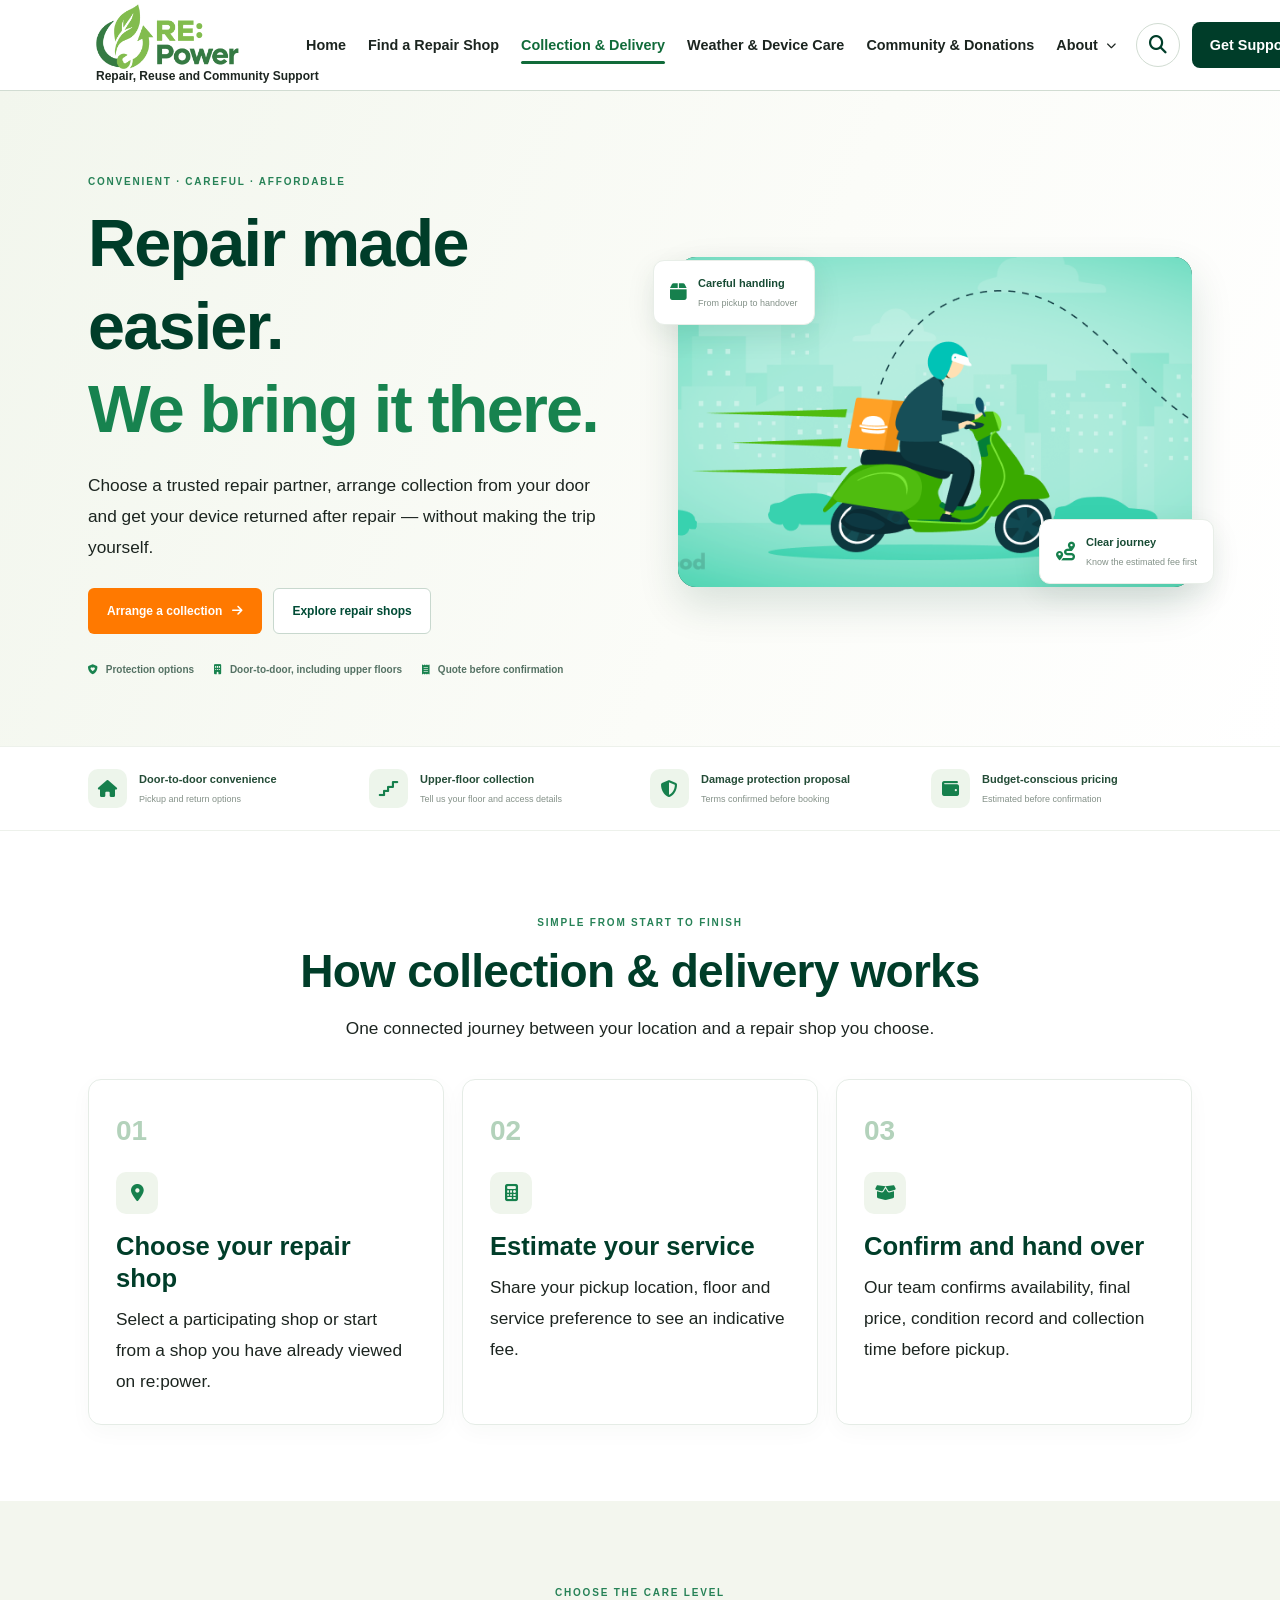
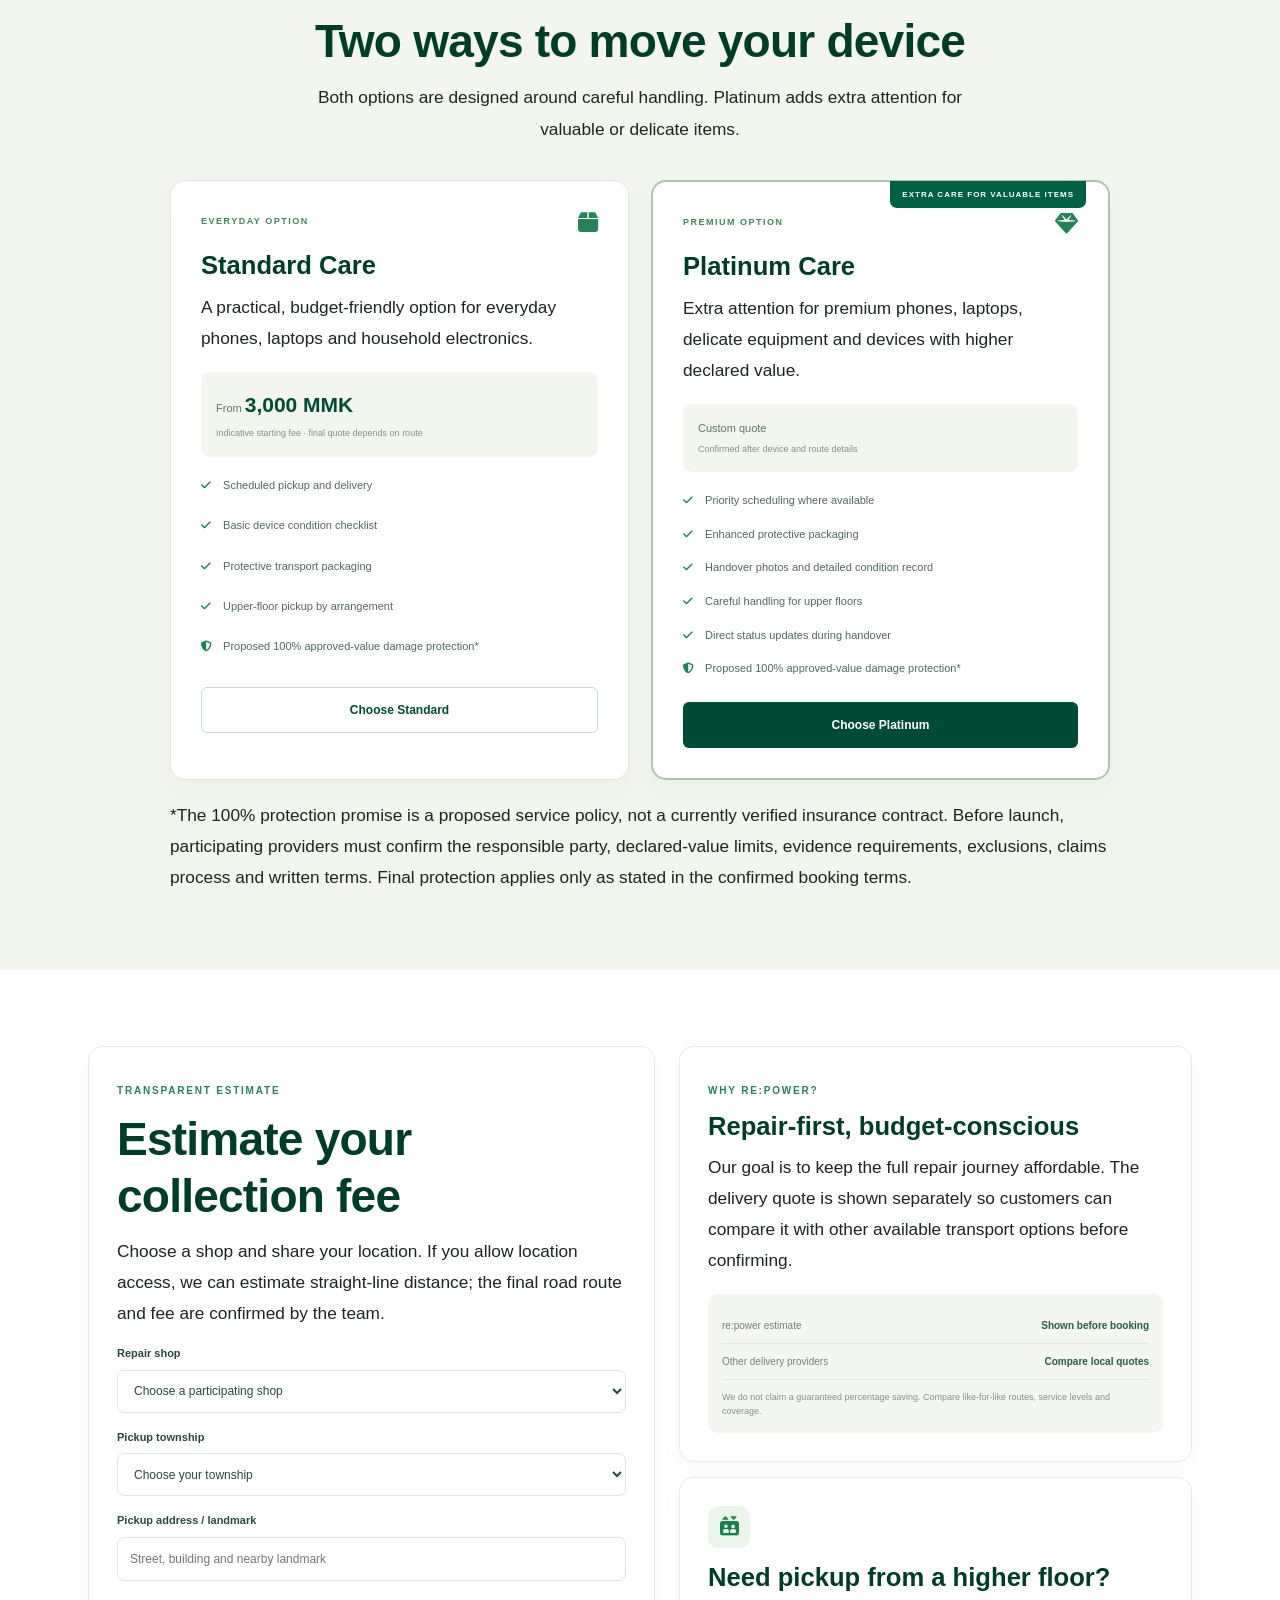
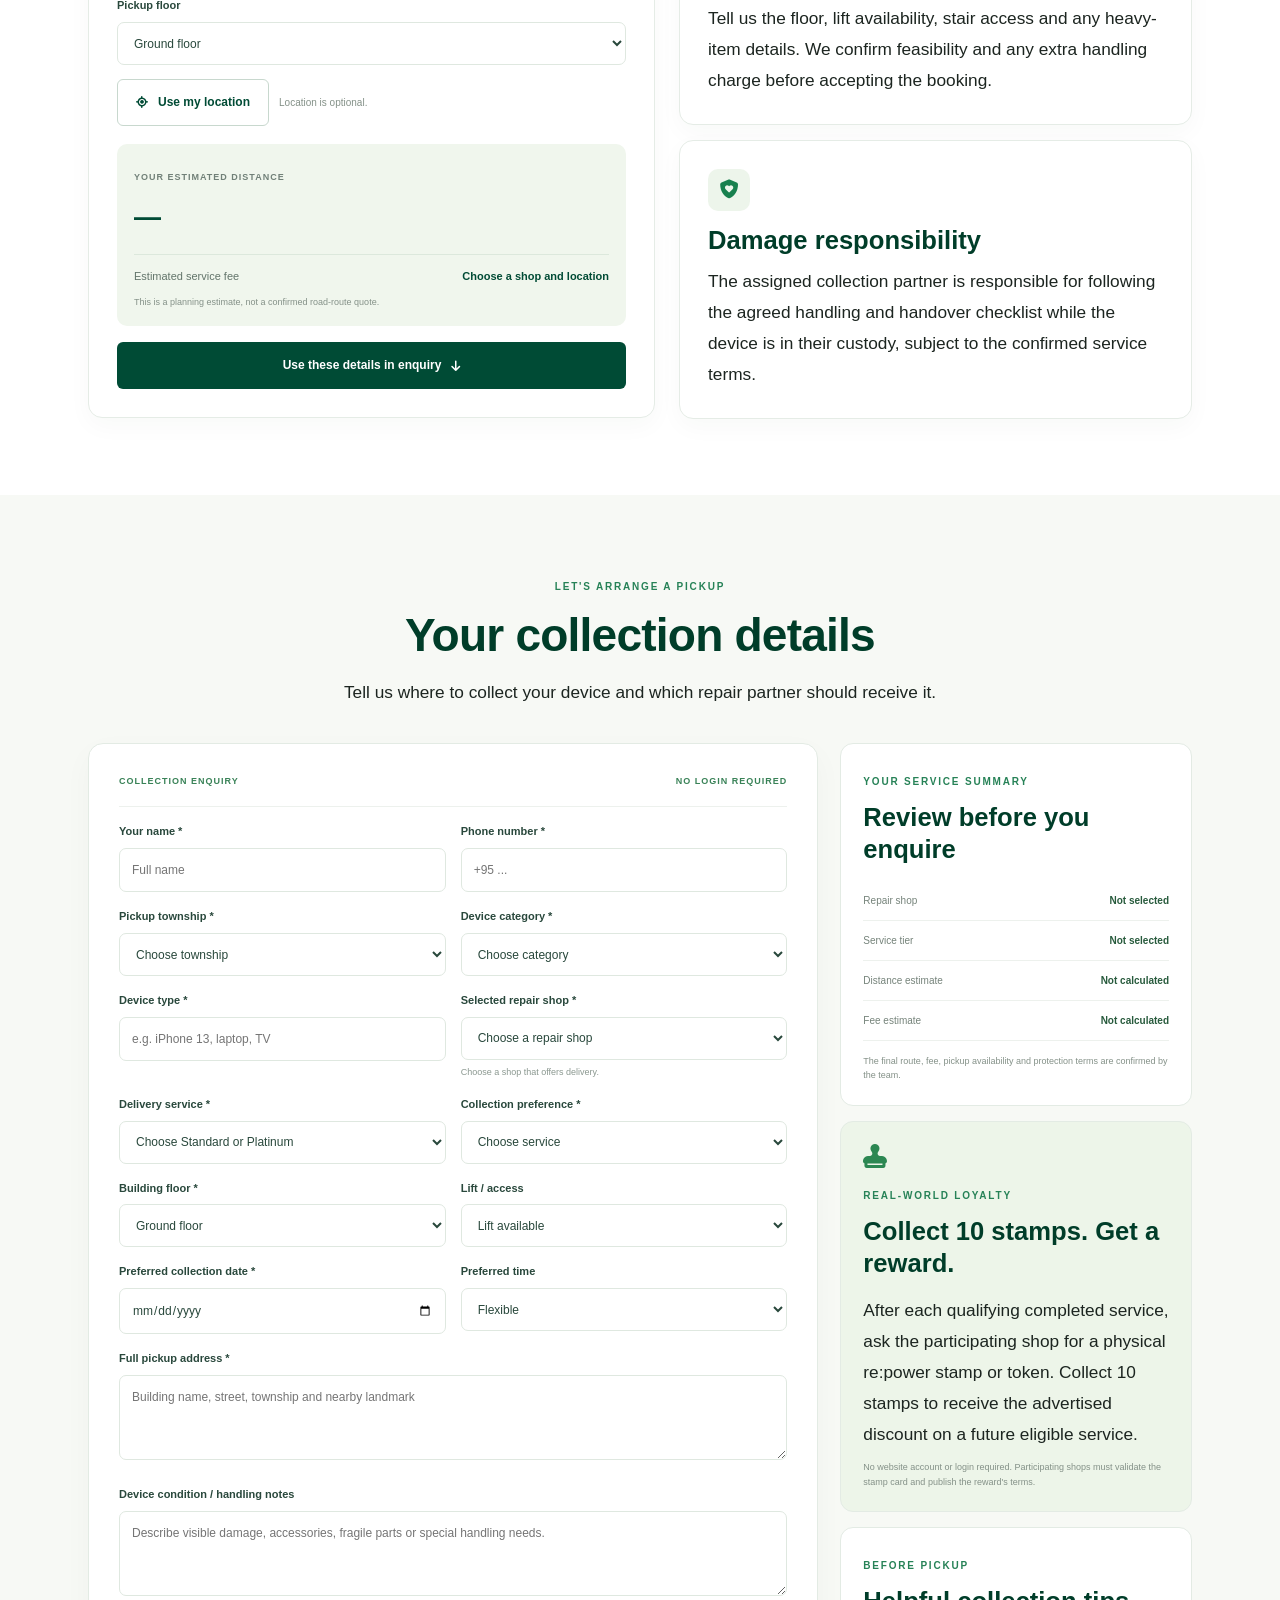
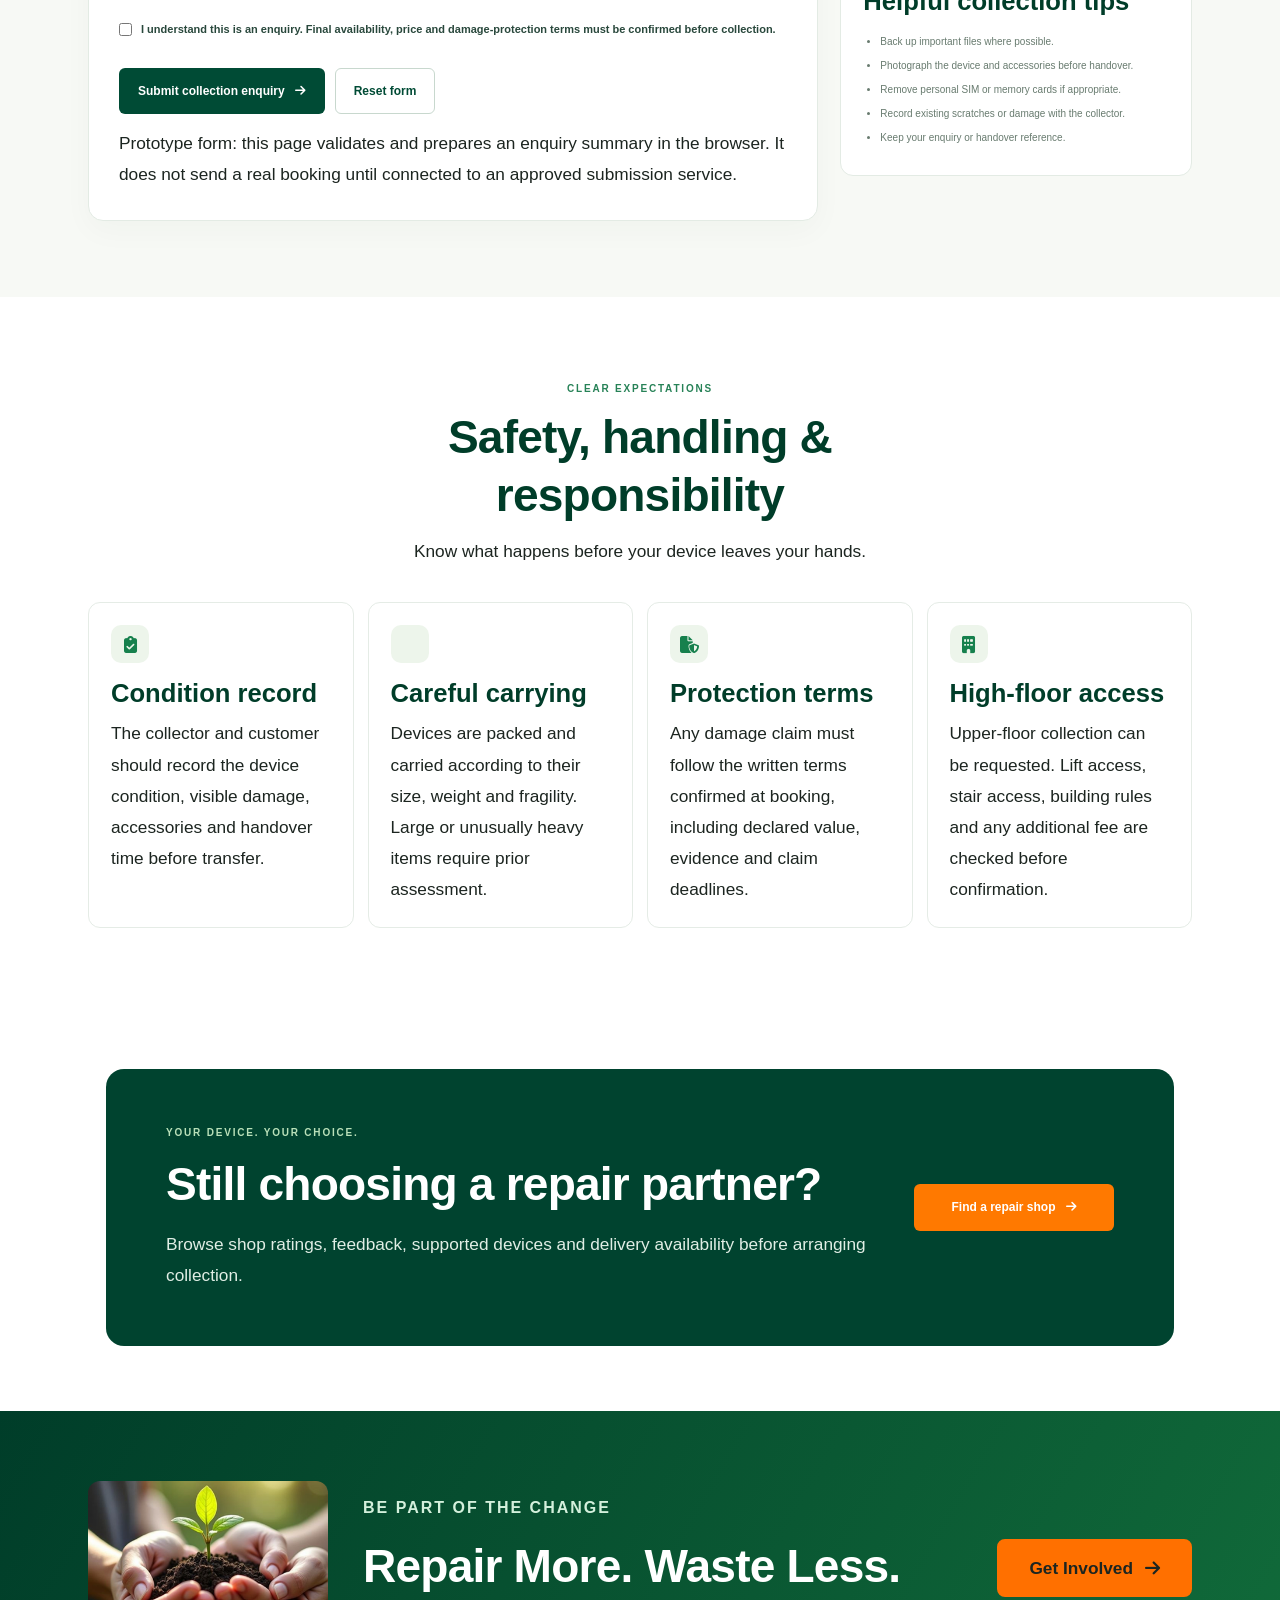
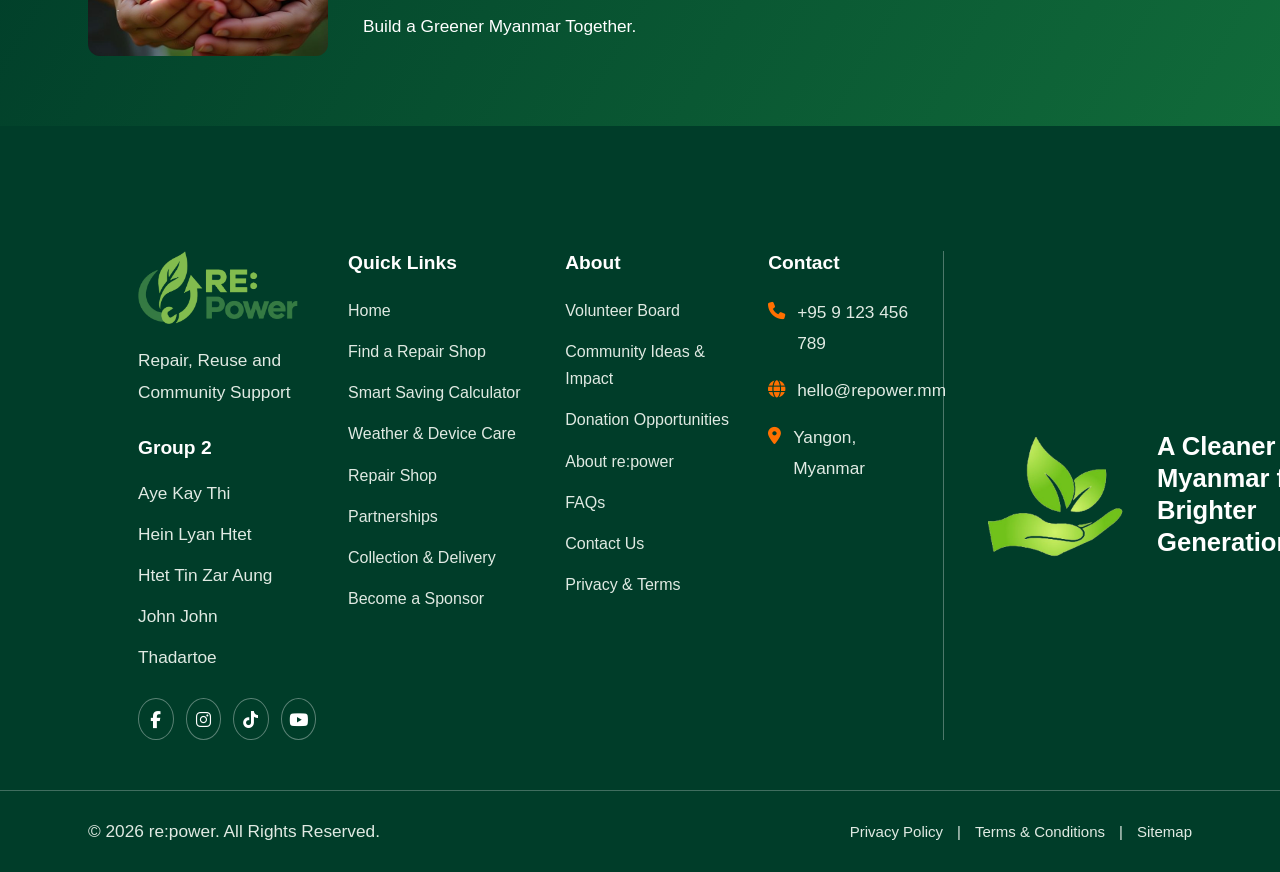
<file: collection-delivery.html>
<!DOCTYPE html>
<html lang="en">
<head>
    <meta charset="UTF-8">
    <meta name="viewport" content="width=device-width, initial-scale=1.0">
    <meta name="description" content="Find electronics repair services, compare estimated costs, save money and reduce electronic waste with re:power in Myanmar.">
    <title>re:power | Repair Smart. Save More. Waste Less.</title>
    <link rel="stylesheet" href="https://cdnjs.cloudflare.com/ajax/libs/font-awesome/6.5.2/css/all.min.css">
    <link rel="stylesheet" href="assets/css/style.css">
    <link rel="stylesheet" href="assets/css/collection-delivery.css">
</head>
<body>

    <header class="header">
        <div class="container navbar">

            <a href="index.html" class="logo-area">
                <img src="assets/images/re-power-logo.png" alt="re:power Logo" class="logo-image">
                <span class="logo-tagline">Repair, Reuse and Community Support</span>
            </a>

            <button class="menu-toggle" id="menuToggle"
                aria-label="Toggle navigation" aria-expanded="false">
                <span></span>
                <span></span>
                <span></span>
            </button>

            <nav class="navigation" id="navigation">

                <a href="index.html" class="nav-link">Home</a>

                <a href="repair-shops.html" class="nav-link">
                    Find a Repair Shop
                </a>
                <a href="collection-delivery.html" class="nav-link active">
                    Collection & Delivery
                </a>
                <a href="weather-device-care.html" class="nav-link">
                            Weather & Device Care
                </a>
                <a href="community.html" class="nav-link">
                            Community & Donations
                        </a>


                <!-- ABOUT DROPDOWN -->
                <div class="nav-dropdown">
                    

                    <button
                        type="button"
                        class="nav-link nav-dropdown-toggle"
                        aria-expanded="false"
                        aria-haspopup="true">

                        About
                        <i class="fas fa-chevron-down"></i>

                    </button>

                    <div class="nav-dropdown-menu">

                        

                        <a href="about.html">
                            <i class="fas fa-circle-info"></i>
                            About & Trust
                        </a>

                        <a href="partnerships.html">
                            <i class="fas fa-handshake"></i>
                            Business Partnerships
                        </a>

                    </div>

                </div>

            </nav>

            <div class="header-actions">

                <div class="header-search-wrapper">

                    <button
                        type="button"
                        class="header-search"
                        id="headerSearchToggle"
                        aria-label="Open search"
                        aria-expanded="false">

                        <i class="fas fa-search"></i>

                    </button>

                    <div class="header-search-panel" id="headerSearchPanel">

                        <div class="header-search-input-wrapper">

                            <i class="fas fa-search"></i>

                            <input
                                type="search"
                                id="headerSearchInput"
                                placeholder="Search pages, services..."
                                autocomplete="off"
                                aria-label="Search website">

                            <button
                                type="button"
                                id="headerSearchClose"
                                aria-label="Close search">

                                <i class="fas fa-times"></i>

                            </button>

                        </div>

                        <div
                            class="header-search-suggestions"
                            id="headerSearchSuggestions">

                            <p class="search-suggestion-heading">
                                QUICK LINKS
                            </p>

                            <div id="headerSearchResults"></div>

                        </div>

                    </div>

                </div>

                <a href="contact.html" class="btn btn-support">
                    <span>Get Support</span>
                    <i class="fas fa-headset"></i>
                </a>

            </div>

        </div>

    </header>


<main class="cd-page">
        <!-- HERO -->
        <section class="cd-hero">
            <div class="cd-container cd-hero-grid">
                <div class="cd-hero-copy">
                    <span class="cd-eyebrow">CONVENIENT · CAREFUL · AFFORDABLE</span>
                    <h1>Repair made easier.<br><span>We bring it there.</span></h1>
                    <p>Choose a trusted repair partner, arrange collection from your door and get your device returned
                        after repair — without making the trip yourself.</p>
                    <div class="cd-hero-actions">
                        <a class="cd-btn cd-btn-orange" href="#cd-booking">Arrange a collection <i
                                class="fas fa-arrow-right"></i></a>
                        <a class="cd-btn cd-btn-outline" href="repair-shops.html">Explore repair shops</a>
                    </div>
                    <div class="cd-trust-points">
                        <span><i class="fas fa-shield-heart"></i> Protection options</span>
                        <span><i class="fas fa-building"></i> Door-to-door, including upper floors</span>
                        <span><i class="fas fa-receipt"></i> Quote before confirmation</span>
                    </div>
                </div>

                <div class="cd-hero-visual">
                    <div class="cd-photo-frame">
                        <img src="assets/images/deli-photo.jpg"
                         alt="re:power collection and delivery service"
                         class="cd-hero-image">
                    </div>
                    <div class="cd-floating-note cd-note-top"><i class="fas fa-box"></i><span><strong>Careful
                                handling</strong><small>From pickup to handover</small></span></div>
                    <div class="cd-floating-note cd-note-bottom"><i class="fas fa-route"></i><span><strong>Clear
                                journey</strong><small>Know the estimated fee first</small></span></div>
                </div>
            </div>
        </section>

        <!-- SERVICE PROMISE STRIP -->
        <section class="cd-promise-strip">
            <div class="cd-container cd-promise-grid">
                <div><i class="fas fa-house"></i><span><strong>Door-to-door convenience</strong><small>Pickup and return
                            options</small></span></div>
                <div><i class="fas fa-stairs"></i><span><strong>Upper-floor collection</strong><small>Tell us your floor
                            and access details</small></span></div>
                <div><i class="fas fa-shield-halved"></i><span><strong>Damage protection proposal</strong><small>Terms
                            confirmed before booking</small></span></div>
                <div><i class="fas fa-wallet"></i><span><strong>Budget-conscious pricing</strong><small>Estimated before
                            confirmation</small></span></div>
            </div>
        </section>

        <!-- PROCESS -->
        <section class="cd-section">
            <div class="cd-container">
                <div class="cd-section-heading">
                    <span class="cd-eyebrow">SIMPLE FROM START TO FINISH</span>
                    <h2>How collection & delivery works</h2>
                    <p>One connected journey between your location and a repair shop you choose.</p>
                </div>
                <div class="cd-process-grid">
                    <article class="cd-process-card"><span class="cd-step">01</span><i class="fas fa-location-dot"></i>
                        <h3>Choose your repair shop</h3>
                        <p>Select a participating shop or start from a shop you have already viewed on re:power.</p>
                    </article>
                    <article class="cd-process-card"><span class="cd-step">02</span><i class="fas fa-calculator"></i>
                        <h3>Estimate your service</h3>
                        <p>Share your pickup location, floor and service preference to see an indicative fee.</p>
                    </article>
                    <article class="cd-process-card"><span class="cd-step">03</span><i class="fas fa-box-open"></i>
                        <h3>Confirm and hand over</h3>
                        <p>Our team confirms availability, final price, condition record and collection time before
                            pickup.</p>
                    </article>
                </div>
            </div>
        </section>

        <!-- SERVICE TIERS -->
        <section class="cd-section cd-tiers-section" id="cd-service-tiers">
            <div class="cd-container">
                <div class="cd-section-heading">
                    <span class="cd-eyebrow">CHOOSE THE CARE LEVEL</span>
                    <h2>Two ways to move your device</h2>
                    <p>Both options are designed around careful handling. Platinum adds extra attention for valuable or
                        delicate items.</p>
                </div>
                <div class="cd-tier-grid">
                    <article class="cd-tier-card">
                        <div class="cd-tier-top"><span class="cd-tier-label">EVERYDAY OPTION</span><i
                                class="fas fa-box"></i></div>
                        <h3>Standard Care</h3>
                        <p class="cd-tier-description">A practical, budget-friendly option for everyday phones, laptops
                            and household electronics.</p>
                        <div class="cd-tier-price">From <strong>3,000 MMK</strong><small>Indicative starting fee · final
                                quote depends on route</small></div>
                        <ul>
                            <li><i class="fas fa-check"></i> Scheduled pickup and delivery</li>
                            <li><i class="fas fa-check"></i> Basic device condition checklist</li>
                            <li><i class="fas fa-check"></i> Protective transport packaging</li>
                            <li><i class="fas fa-check"></i> Upper-floor pickup by arrangement</li>
                            <li><i class="fas fa-shield-halved"></i> Proposed 100% approved-value damage protection*
                            </li>
                        </ul>
                        <button type="button" class="cd-btn cd-btn-outline cd-select-tier"
                            data-tier="Standard Care">Choose Standard</button>
                    </article>

                    <article class="cd-tier-card cd-tier-premium">
                        <div class="cd-popular-tag">EXTRA CARE FOR VALUABLE ITEMS</div>
                        <div class="cd-tier-top"><span class="cd-tier-label">PREMIUM OPTION</span><i
                                class="fas fa-gem"></i></div>
                        <h3>Platinum Care</h3>
                        <p class="cd-tier-description">Extra attention for premium phones, laptops, delicate equipment
                            and devices with higher declared value.</p>
                        <div class="cd-tier-price">Custom quote<small>Confirmed after device and route details</small>
                        </div>
                        <ul>
                            <li><i class="fas fa-check"></i> Priority scheduling where available</li>
                            <li><i class="fas fa-check"></i> Enhanced protective packaging</li>
                            <li><i class="fas fa-check"></i> Handover photos and detailed condition record</li>
                            <li><i class="fas fa-check"></i> Careful handling for upper floors</li>
                            <li><i class="fas fa-check"></i> Direct status updates during handover</li>
                            <li><i class="fas fa-shield-halved"></i> Proposed 100% approved-value damage protection*
                            </li>
                        </ul>
                        <button type="button" class="cd-btn cd-btn-green cd-select-tier"
                            data-tier="Platinum Care">Choose Platinum</button>
                    </article>
                </div>
                <p class="cd-coverage-disclaimer">*The 100% protection promise is a proposed service policy, not a
                    currently verified insurance contract. Before launch, participating providers must confirm the
                    responsible party, declared-value limits, evidence requirements, exclusions, claims process and
                    written terms. Final protection applies only as stated in the confirmed booking terms.</p>
            </div>
        </section>

        <!-- PRICE ESTIMATOR AND COVERAGE -->
        <section class="cd-section cd-estimator-section">
            <div class="cd-container cd-estimator-layout">
                <div class="cd-estimator-card">
                    <span class="cd-eyebrow">TRANSPARENT ESTIMATE</span>
                    <h2>Estimate your collection fee</h2>
                    <p>Choose a shop and share your location. If you allow location access, we can estimate
                        straight-line distance; the final road route and fee are confirmed by the team.</p>

                    <div class="cd-field">
                        <label for="cd-shop-select">Repair shop</label>
                        <select id="cd-shop-select">
                            <option value="">Choose a participating shop</option>
                        </select>
                    </div>
                    <div class="cd-field">
                        <label for="cd-pickup-township">Pickup township</label>
                        <select id="cd-pickup-township">
                            <option value="">Choose your township</option>
                            <option>Kamayut</option>
                            <option>Sanchaung</option>
                            <option>Hlaing</option>
                            <option>Mayangone</option>
                            <option>Bahan</option>
                            <option>Yankin</option>
                            <option>Tamwe</option>
                            <option>Other Yangon Area</option>
                        </select>
                    </div>
                    <div class="cd-field">
                        <label for="cd-pickup-address">Pickup address / landmark</label>
                        <input id="cd-pickup-address" type="text" placeholder="Street, building and nearby landmark">
                    </div>
                    <div class="cd-field">
                        <label for="cd-floor">Pickup floor</label>
                        <select id="cd-floor">
                            <option value="Ground floor">Ground floor</option>
                            <option value="1–3 floors">1–3 floors</option>
                            <option value="4–6 floors">4–6 floors</option>
                            <option value="7+ floors">7+ floors</option>
                        </select>
                    </div>
                    <div class="cd-location-actions">
                        <button type="button" class="cd-btn cd-btn-outline" id="cd-use-location"><i
                                class="fas fa-location-crosshairs"></i> Use my location</button>
                        <span id="cd-location-status" aria-live="polite">Location is optional.</span>
                    </div>
                    <div class="cd-estimate-result" id="cd-estimate-result" aria-live="polite">
                        <span class="cd-estimate-label">YOUR ESTIMATED DISTANCE</span>
                        <strong id="cd-distance-value">—</strong>
                        <div class="cd-estimate-fee"><span>Estimated service fee</span><strong id="cd-fee-value">Choose
                                a shop and location</strong></div>
                        <small id="cd-estimate-note">This is a planning estimate, not a confirmed road-route
                            quote.</small>
                    </div>
                    <button type="button" class="cd-btn cd-btn-green cd-full-btn" id="cd-apply-estimate">Use these
                        details in enquiry <i class="fas fa-arrow-down"></i></button>
                </div>

                <aside class="cd-price-side">
                    <div class="cd-side-card">
                        <span class="cd-eyebrow">WHY RE:POWER?</span>
                        <h3>Repair-first, budget-conscious</h3>
                        <p>Our goal is to keep the full repair journey affordable. The delivery quote is shown
                            separately so customers can compare it with other available transport options before
                            confirming.</p>
                        <div class="cd-comparison">
                            <div><span>re:power estimate</span><strong>Shown before booking</strong></div>
                            <div><span>Other delivery providers</span><strong>Compare local quotes</strong></div>
                            <small>We do not claim a guaranteed percentage saving. Compare like-for-like routes, service
                                levels and coverage.</small>
                        </div>
                    </div>
                    <div class="cd-side-card cd-stair-card">
                        <i class="fas fa-elevator"></i>
                        <h3>Need pickup from a higher floor?</h3>
                        <p>Tell us the floor, lift availability, stair access and any heavy-item details. We confirm
                            feasibility and any extra handling charge before accepting the booking.</p>
                    </div>
                    <div class="cd-side-card">
                        <i class="fas fa-shield-heart"></i>
                        <h3>Damage responsibility</h3>
                        <p>The assigned collection partner is responsible for following the agreed handling and handover
                            checklist while the device is in their custody, subject to the confirmed service terms.</p>
                    </div>
                </aside>
            </div>
        </section>

        <!-- BOOKING FORM -->
        <section class="cd-section cd-booking-section" id="cd-booking">
            <div class="cd-container">
                <div class="cd-section-heading">
                    <span class="cd-eyebrow">LET'S ARRANGE A PICKUP</span>
                    <h2>Your collection details</h2>
                    <p>Tell us where to collect your device and which repair partner should receive it.</p>
                </div>
                <div class="cd-booking-layout">
                    <form class="cd-form-card" id="cd-collection-form">
                        <div class="cd-form-progress"><span>COLLECTION ENQUIRY</span><span>NO LOGIN REQUIRED</span>
                        </div>
                        <div class="cd-form-grid">
                            <div class="cd-field"><label for="cd-name">Your name *</label><input id="cd-name"
                                    name="name" required placeholder="Full name"></div>
                            <div class="cd-field"><label for="cd-phone">Phone number *</label><input id="cd-phone"
                                    name="phone" type="tel" required placeholder="+95 ..."></div>
                            <div class="cd-field"><label for="cd-township">Pickup township *</label><select
                                    id="cd-township" name="township" required>
                                    <option value="">Choose township</option>
                                    <option>Kamayut</option>
                                    <option>Sanchaung</option>
                                    <option>Hlaing</option>
                                    <option>Mayangone</option>
                                    <option>Bahan</option>
                                    <option>Yankin</option>
                                    <option>Tamwe</option>
                                    <option>Other Yangon Area</option>
                                </select></div>
                            <div class="cd-field"><label for="cd-category">Device category *</label><select
                                    id="cd-category" name="category" required>
                                    <option value="">Choose category</option>
                                    <option>Personal Technology</option>
                                    <option>Household Electronics</option>
                                    <option>Other Electronic Device</option>
                                </select></div>
                            <div class="cd-field"><label for="cd-device">Device type *</label><input id="cd-device"
                                    name="device" required placeholder="e.g. iPhone 13, laptop, TV"></div>
                            <div class="cd-field"><label for="cd-shop-form">Selected repair shop *</label><select
                                    id="cd-shop-form" name="shop" required>
                                    <option value="">Choose a repair shop</option>
                                </select><small>Choose a shop that offers delivery.</small></div>
                            <div class="cd-field"><label for="cd-service-tier">Delivery service *</label><select
                                    id="cd-service-tier" name="tier" required>
                                    <option value="">Choose Standard or Platinum</option>
                                    <option>Standard Care</option>
                                    <option>Platinum Care</option>
                                </select></div>
                            <div class="cd-field"><label for="cd-journey">Collection preference *</label><select
                                    id="cd-journey" name="journey" required>
                                    <option value="">Choose service</option>
                                    <option>Collection and return delivery</option>
                                    <option>Collection to repair shop only</option>
                                </select></div>
                            <div class="cd-field"><label for="cd-floor-form">Building floor *</label><select
                                    id="cd-floor-form" name="floor" required>
                                    <option>Ground floor</option>
                                    <option>1–3 floors</option>
                                    <option>4–6 floors</option>
                                    <option>7+ floors</option>
                                </select></div>
                            <div class="cd-field"><label for="cd-lift">Lift / access</label><select id="cd-lift"
                                    name="lift">
                                    <option>Lift available</option>
                                    <option>Stairs only</option>
                                    <option>Not sure</option>
                                </select></div>
                            <div class="cd-field"><label for="cd-date">Preferred collection date *</label><input
                                    id="cd-date" name="date" type="date" required></div>
                            <div class="cd-field"><label for="cd-time">Preferred time</label><select id="cd-time"
                                    name="time">
                                    <option value="">Flexible</option>
                                    <option>9:00 AM – 12:00 PM</option>
                                    <option>12:00 PM – 3:00 PM</option>
                                    <option>3:00 PM – 6:00 PM</option>
                                </select></div>
                            <div class="cd-field cd-field-full"><label for="cd-address">Full pickup address
                                    *</label><textarea id="cd-address" name="address" rows="3" required
                                    placeholder="Building name, street, township and nearby landmark"></textarea></div>
                            <div class="cd-field cd-field-full"><label for="cd-device-condition">Device condition /
                                    handling notes</label><textarea id="cd-device-condition" name="condition" rows="3"
                                    placeholder="Describe visible damage, accessories, fragile parts or special handling needs."></textarea>
                            </div>
                            <div class="cd-field cd-field-full"><label class="cd-check-label"><input type="checkbox"
                                        id="cd-terms" required> I understand this is an enquiry. Final availability,
                                    price and damage-protection terms must be confirmed before collection.</label></div>
                        </div>
                        <div class="cd-form-actions"><button class="cd-btn cd-btn-green" type="submit">Submit collection
                                enquiry <i class="fas fa-arrow-right"></i></button><button class="cd-btn cd-btn-outline"
                                type="reset">Reset form</button></div>
                        <div class="cd-form-feedback" id="cd-form-feedback" role="status" aria-live="polite"></div>
                        <p class="cd-form-footnote">Prototype form: this page validates and prepares an enquiry summary
                            in the browser. It does not send a real booking until connected to an approved submission
                            service.</p>
                    </form>

                    <aside class="cd-booking-aside">
                        <div class="cd-summary-card">
                            <span class="cd-eyebrow">YOUR SERVICE SUMMARY</span>
                            <h3>Review before you enquire</h3>
                            <div class="cd-summary-line"><span>Repair shop</span><strong id="cd-summary-shop">Not
                                    selected</strong></div>
                            <div class="cd-summary-line"><span>Service tier</span><strong id="cd-summary-tier">Not
                                    selected</strong></div>
                            <div class="cd-summary-line"><span>Distance estimate</span><strong
                                    id="cd-summary-distance">Not calculated</strong></div>
                            <div class="cd-summary-line"><span>Fee estimate</span><strong id="cd-summary-fee">Not
                                    calculated</strong></div>
                            <div class="cd-summary-note">The final route, fee, pickup availability and protection terms
                                are confirmed by the team.</div>
                        </div>
                        <div class="cd-rewards-card">
                            <i class="fas fa-stamp"></i>
                            <span class="cd-eyebrow">REAL-WORLD LOYALTY</span>
                            <h3>Collect 10 stamps. Get a reward.</h3>
                            <p>After each qualifying completed service, ask the participating shop for a physical
                                re:power stamp or token. Collect 10 stamps to receive the advertised discount on a
                                future eligible service.</p>
                            <small>No website account or login required. Participating shops must validate the stamp
                                card and publish the reward's terms.</small>
                        </div>
                        <div class="cd-tips-card">
                            <span class="cd-eyebrow">BEFORE PICKUP</span>
                            <h3>Helpful collection tips</h3>
                            <ul>
                                <li>Back up important files where possible.</li>
                                <li>Photograph the device and accessories before handover.</li>
                                <li>Remove personal SIM or memory cards if appropriate.</li>
                                <li>Record existing scratches or damage with the collector.</li>
                                <li>Keep your enquiry or handover reference.</li>
                            </ul>
                        </div>
                    </aside>
                </div>
            </div>
        </section>

        <!-- FAQ / RESPONSIBILITY -->
        <section class="cd-section cd-faq-section">
            <div class="cd-container">
                <div class="cd-section-heading"><span class="cd-eyebrow">CLEAR EXPECTATIONS</span>
                    <h2>Safety, handling & responsibility</h2>
                    <p>Know what happens before your device leaves your hands.</p>
                </div>
                <div class="cd-faq-grid">
                    <article><i class="fas fa-clipboard-check"></i>
                        <h3>Condition record</h3>
                        <p>The collector and customer should record the device condition, visible damage, accessories
                            and handover time before transfer.</p>
                    </article>
                    <article><i class="fas fa-person-carry-box"></i>
                        <h3>Careful carrying</h3>
                        <p>Devices are packed and carried according to their size, weight and fragility. Large or
                            unusually heavy items require prior assessment.</p>
                    </article>
                    <article><i class="fas fa-file-shield"></i>
                        <h3>Protection terms</h3>
                        <p>Any damage claim must follow the written terms confirmed at booking, including declared
                            value, evidence and claim deadlines.</p>
                    </article>
                    <article><i class="fas fa-building"></i>
                        <h3>High-floor access</h3>
                        <p>Upper-floor collection can be requested. Lift access, stair access, building rules and any
                            additional fee are checked before confirmation.</p>
                    </article>
                </div>
            </div>
        </section>

        <!-- REPAIR SHOP LINK -->
        <section class="cd-final-cta">
            <div class="cd-container cd-final-cta-inner">
                <div>
    <span class="cd-eyebrow"
          style="color: #b9e0b9 !important;">
        YOUR DEVICE. YOUR CHOICE.
    </span>

    <h2 style="
        color: #ffffff !important;
        -webkit-text-fill-color: #ffffff !important;
        opacity: 1 !important;
        visibility: visible !important;
    ">
        Still choosing a repair partner?
    </h2>

    <p style="
        color: #e0eee5 !important;
        -webkit-text-fill-color: #e0eee5 !important;
        opacity: 1 !important;
        visibility: visible !important;
    ">
        Browse shop ratings, feedback, supported devices and delivery availability before arranging collection.
    </p>
</div>
                <a href="repair-shops.html" class="cd-btn cd-btn-orange">Find a repair shop <i
                        class="fas fa-arrow-right"></i></a>
            </div>
        </section>
    <section class="repair-cta">
                            <div class="container repair-cta-content">
                                <div class="repair-cta-image">
                                    <img src="assets/images/community-volunteer.jpg"
                                        alt="Volunteers working together to repair electronic devices">
                                </div>

                                <div class="repair-cta-text">
                                    <span class="eyebrow">Be Part of the Change</span>
                                    <h2>Repair More. Waste Less.</h2>
                                    <p>Build a Greener Myanmar Together.</p>
                                </div>

                                <div class="repair-cta-action">
                                    <a href="community.html" class="btn btn-orange">
                                        Get Involved
                                        <i class="fas fa-arrow-right"></i>
                                    </a>
                                </div>
                            </div>
                        </section>
    </main>


    <footer class="footer">
        <div class="container footer-main">

            <div class="footer-brand">
                <a href="index.html" class="footer-logo">
                    <img src="assets/images/re-power-logo.png" alt="re:power Logo">
                </a>

                <p class="footer-tagline">Repair, Reuse and Community Support</p>

                <div class="footer-group">
                    <h4>Group 2</h4>
                    <p>Aye Kay Thi</p>
                    <p>Hein Lyan Htet</p>
                    <p>Htet Tin Zar Aung</p>
                    <p>John John</p>
                    <p>Thadartoe</p>
                </div>

                <div class="footer-social">
                    <div class="social-links">
                        <a href="https://www.facebook.com/" aria-label="Facebook">
                            <i class="fab fa-facebook-f" aria-hidden="true"></i>
                        </a>

                        <a href="https://www.instagram.com/" aria-label="Instagram">
                            <i class="fab fa-instagram" aria-hidden="true"></i>
                        </a>

                        <a href="https://www.tiktok.com/" aria-label="TikTok">
                            <i class="fab fa-tiktok" aria-hidden="true"></i>
                        </a>

                        <a href="https://www.youtube.com/" aria-label="YouTube">
                            <i class="fab fa-youtube" aria-hidden="true"></i>
                        </a>
                    </div>
                </div>
            </div>

            <div class="footer-column">
                <h4>Quick Links</h4>
                <a href="index.html">Home</a>
                <a href="repair-shops.html">Find a Repair Shop</a>
                <a href="index.html#calculator">Smart Saving Calculator</a>
                <a href="weather-device-care.html">Weather & Device Care</a>
                <a href="repair-shops.html">Repair Shop</a>
                <a href="partnerships.html">Partnerships</a>
                <a href="collection-delivery.html">Collection & Delivery</a>
                <a href="partnerships.html#sponsorship">Become a Sponsor</a>
            </div>

            <div class="footer-column">
                <h4>About</h4>
                <a href="community.html#volunteer-board">Volunteer Board</a>
                <a href="community.html#community-ideas">Community Ideas & Impact</a>
                <a href="community.html#donations">Donation Opportunities</a>
                <a href="about.html">About re:power</a>
                <a href="contact.html#faqs">FAQs</a>
                <a href="contact.html">Contact Us</a>
                <a href="about.html#privacy">Privacy & Terms</a>
            </div>

            <div class="footer-column footer-contact">
                <h4>Contact</h4>
                <p><i class="fas fa-phone"></i> +95 9 123 456 789</p>
                <p><i class="fas fa-globe"></i> hello@repower.mm</p>
                <p><i class="fas fa-map-marker-alt"></i> Yangon, Myanmar</p>
            </div>

            <div class="footer-campaign">
                <img src="assets/images/cleaner-myanmar.jpg"
                    alt="A cleaner and greener Myanmar">

                <h3>A Cleaner Myanmar for Brighter Generations.</h3>
            </div>

        </div>

        <div class="footer-bottom">
            <div class="container footer-bottom-content">
                <p>© 2026 re:power. All Rights Reserved.</p>

                <div class="footer-legal">
                    <a href="about.html#privacy">Privacy Policy</a>
                    <span>|</span>
                    <a href="about.html#terms">Terms & Conditions</a>
                    <span>|</span>
                    <a href="assets/images/sitemap.jpg">Sitemap</a>
                </div>
            </div>
        </div>
    </footer>
    <script src="assets/js/main.js"></script>
</body>
</html>
</file>
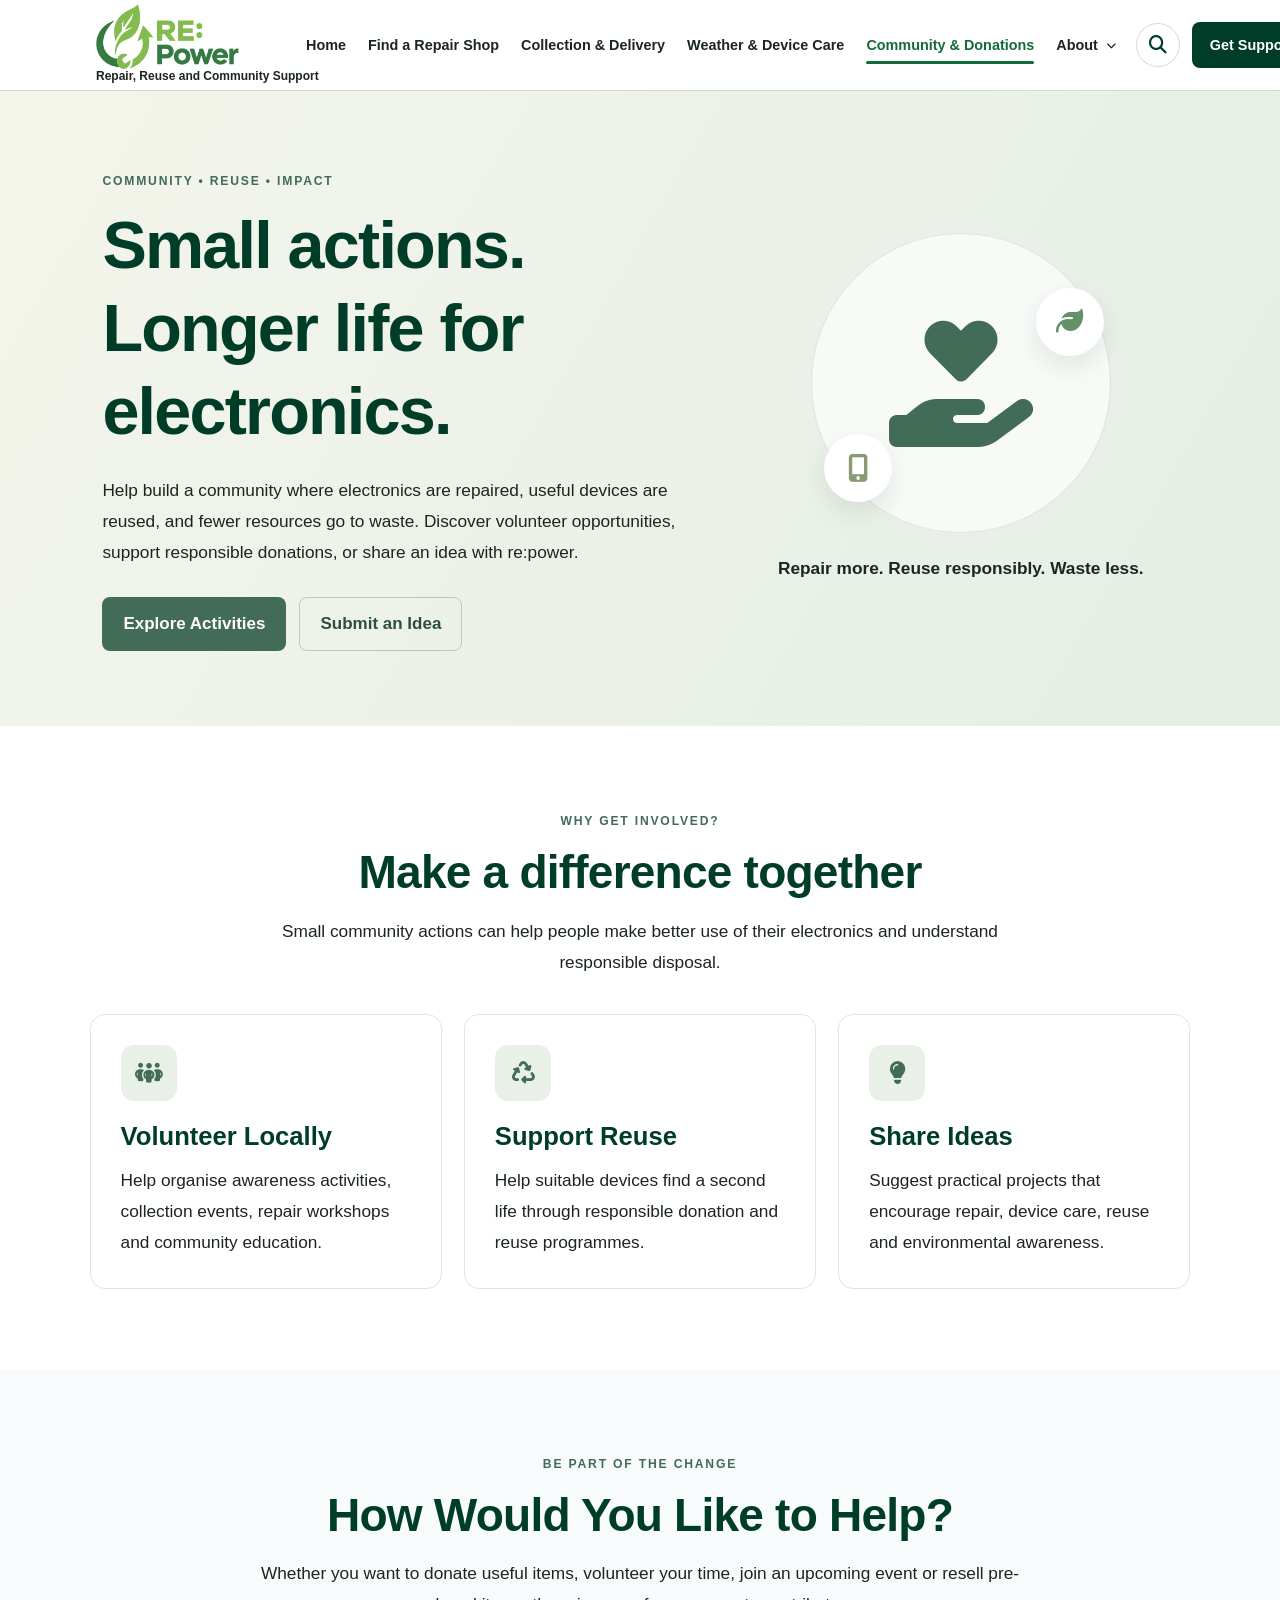
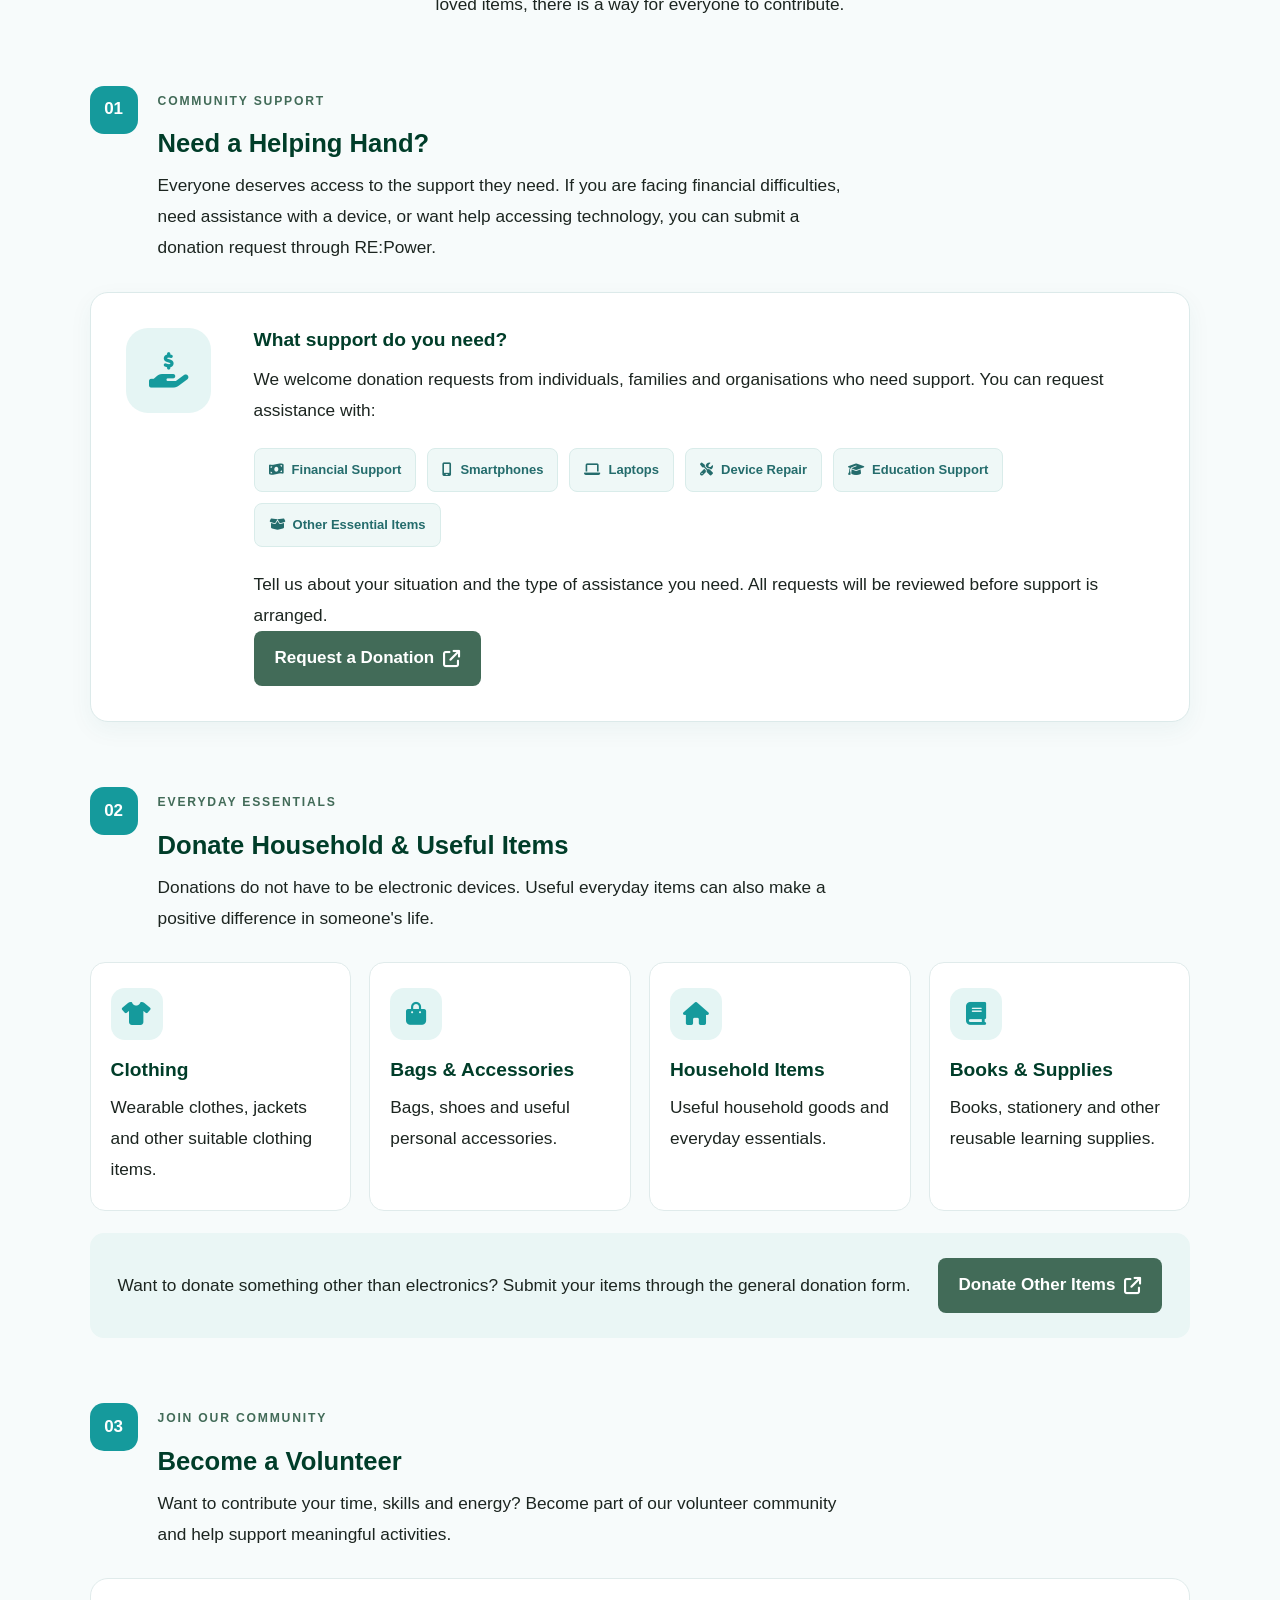
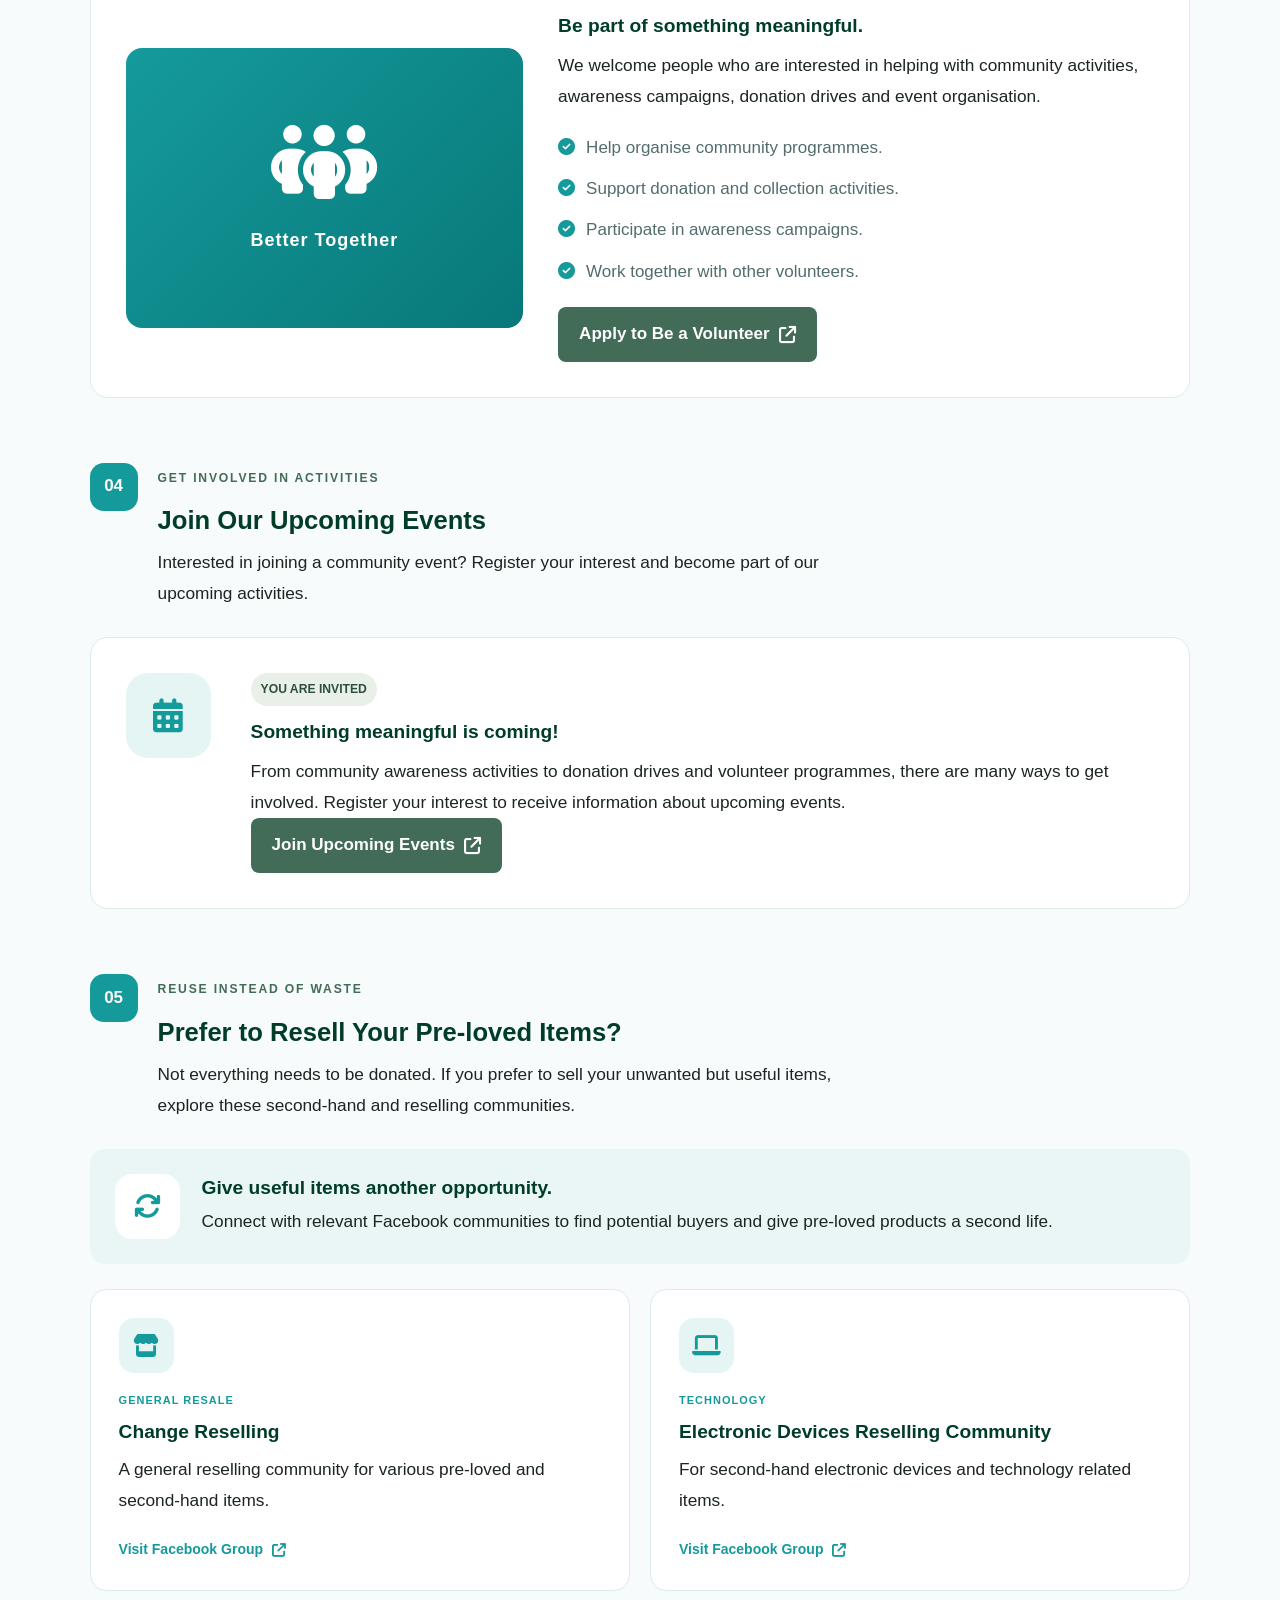
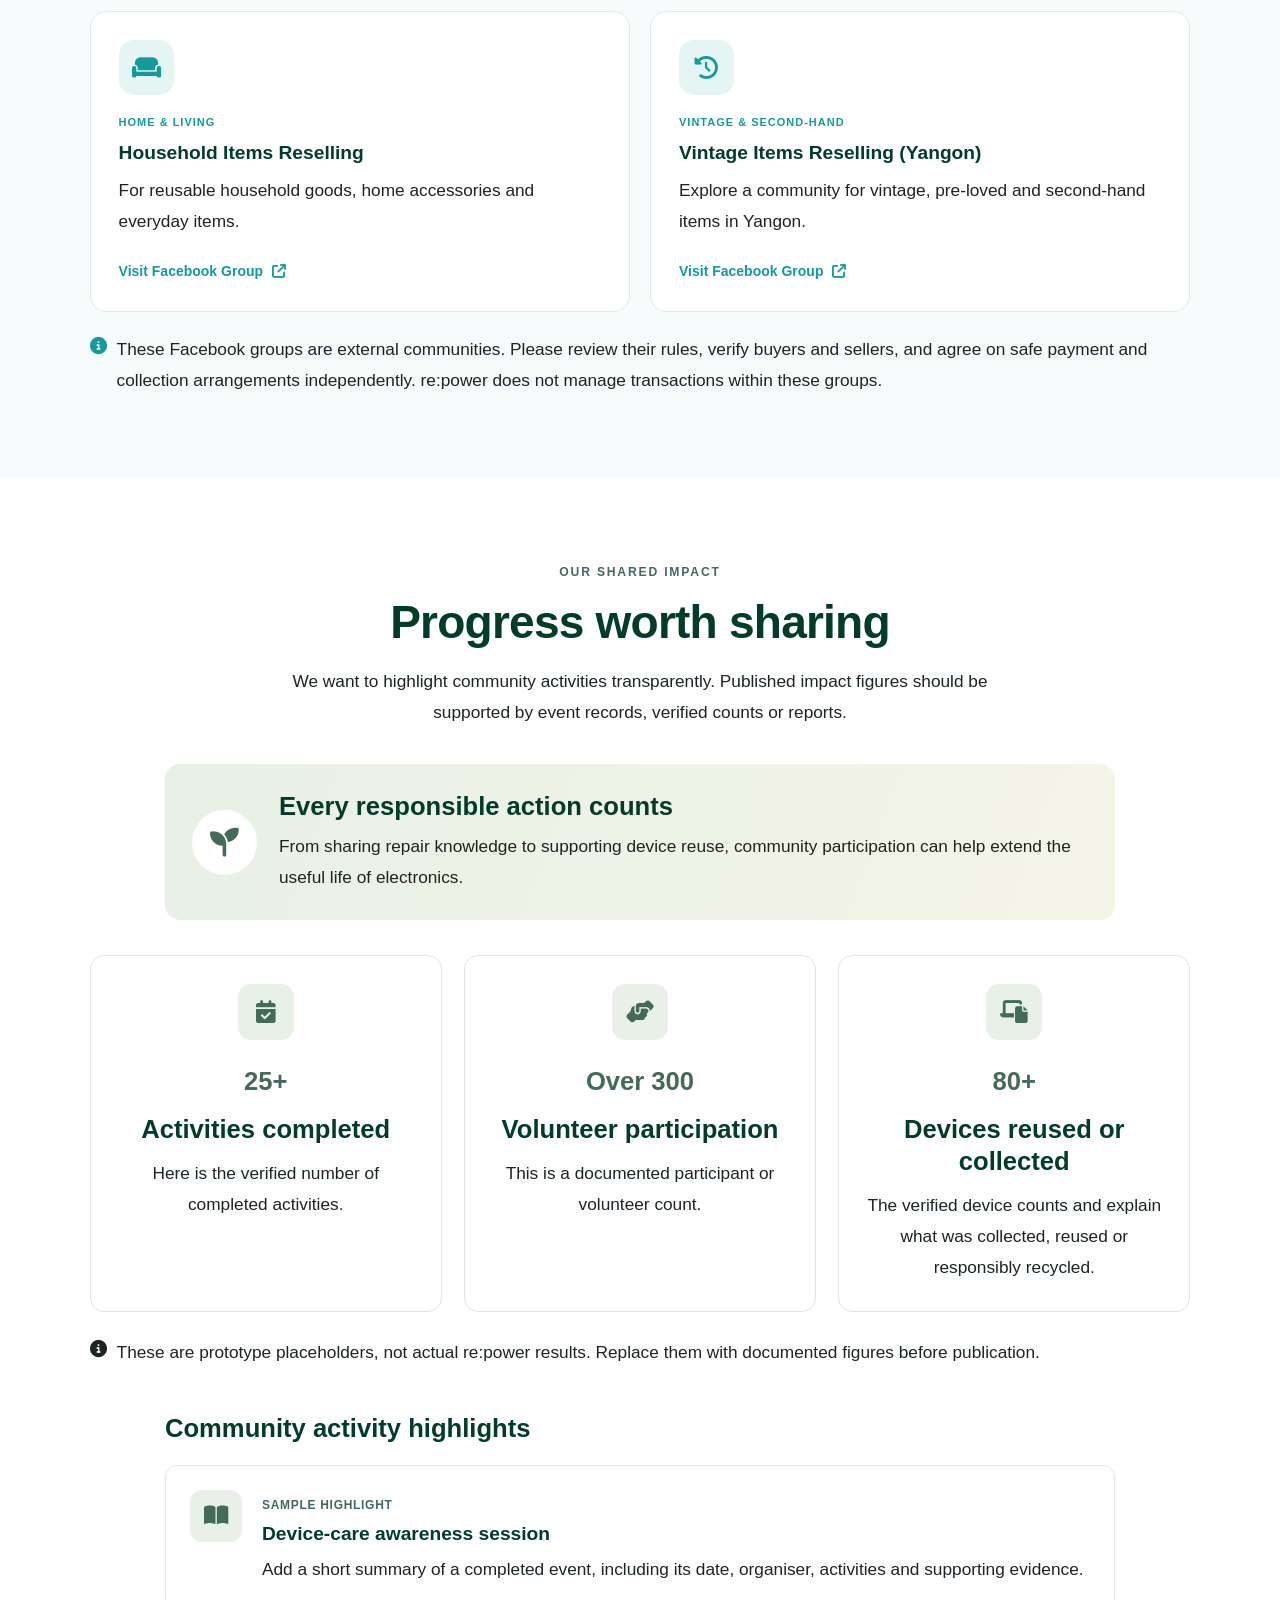
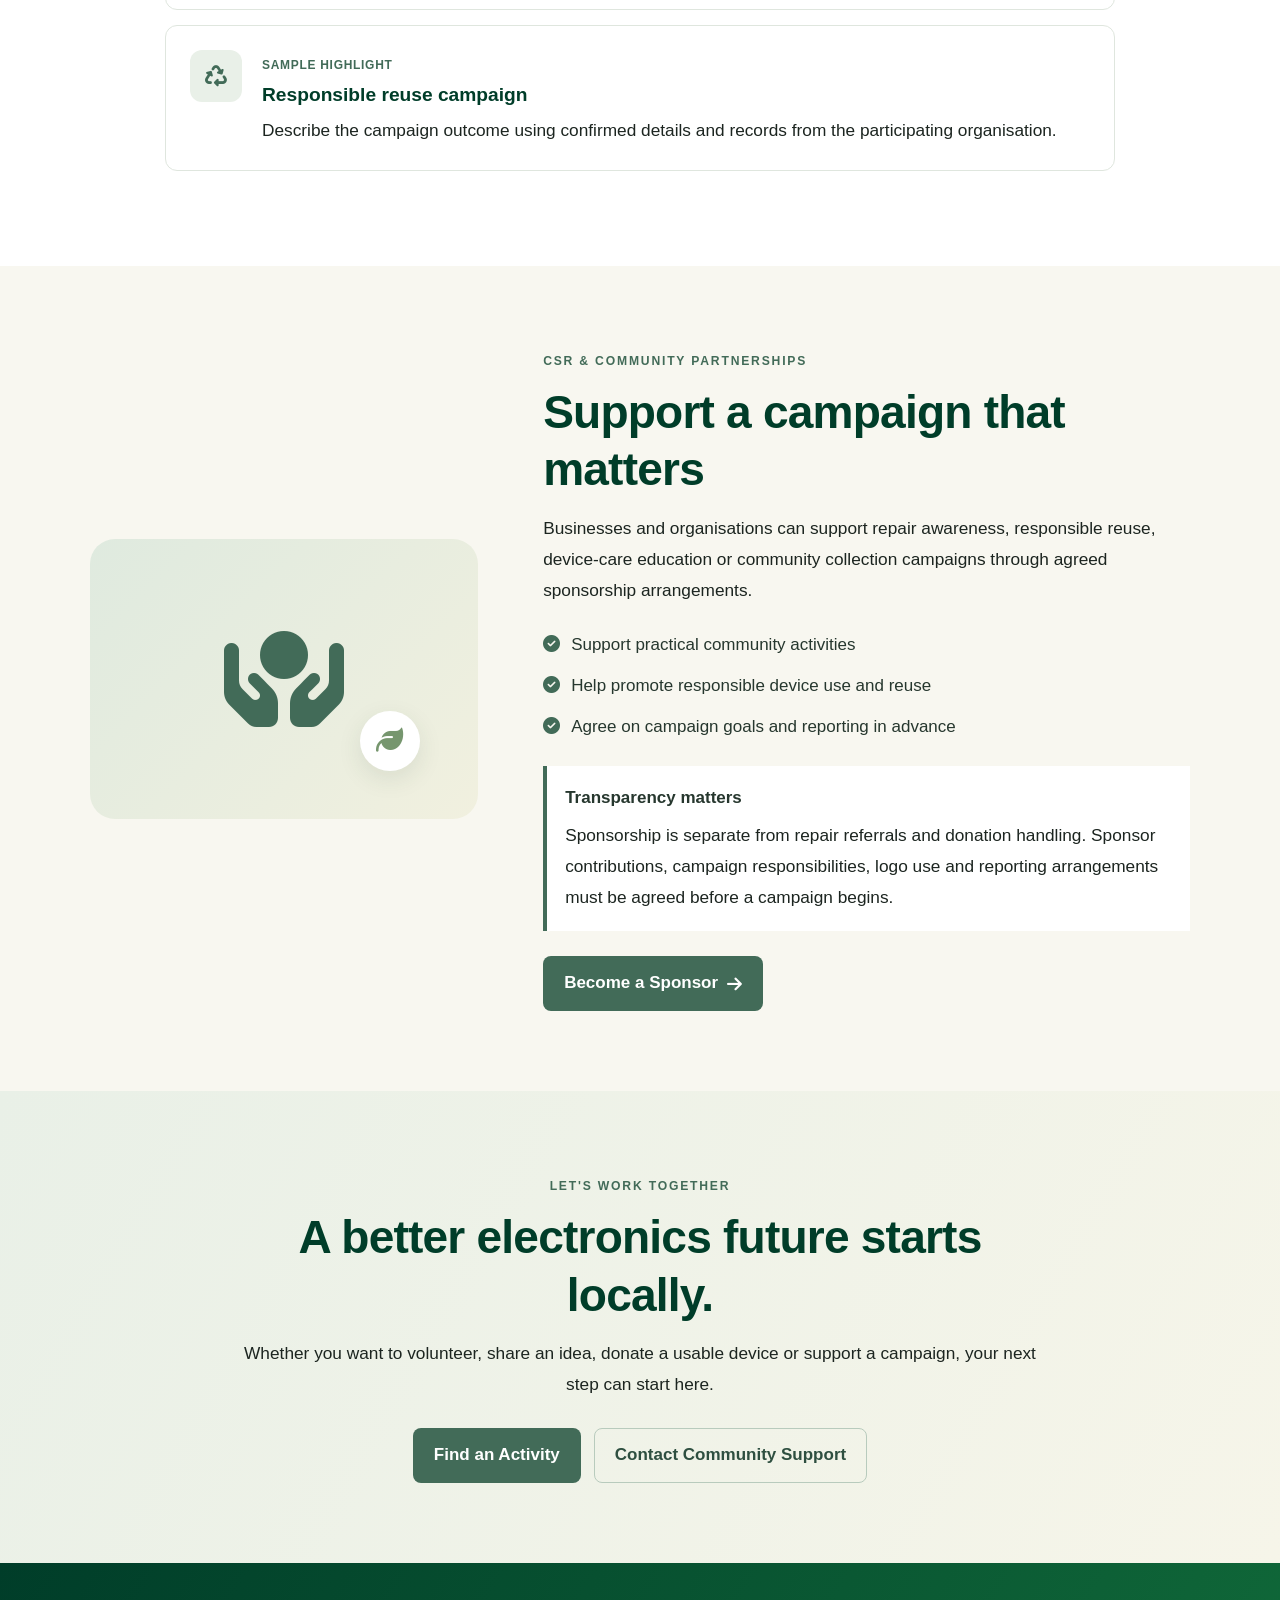
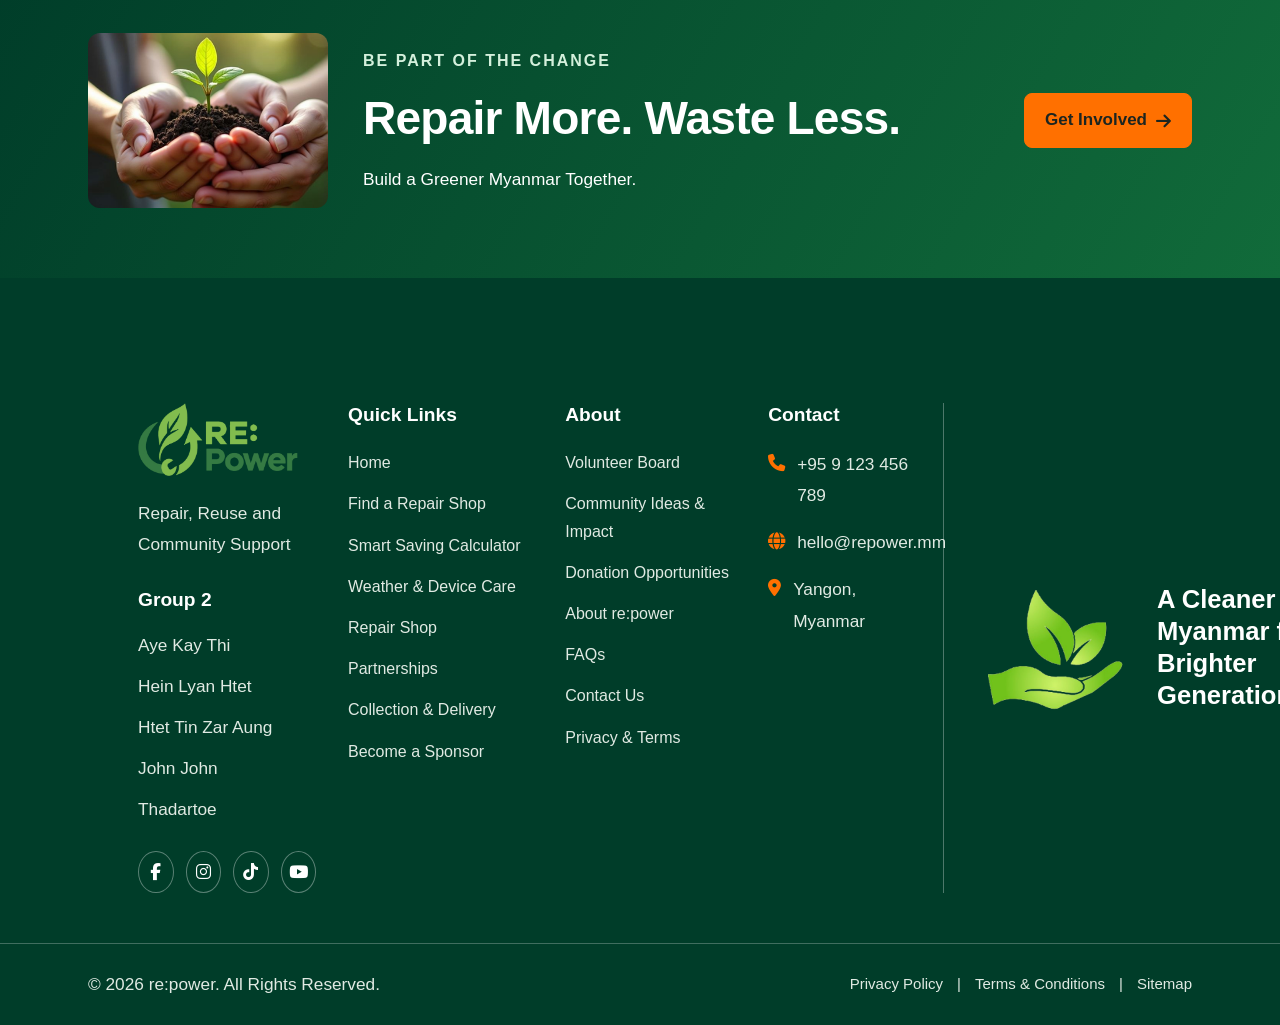
<file: community.html>
<!DOCTYPE html>
<html lang="en">

<head>
    <meta charset="UTF-8">
    <meta name="viewport" content="width=device-width, initial-scale=1.0">

    <meta name="description"
        content="Partner with re:power to support electronics repair, device collection, delivery services, community campaigns and sustainable electronics reuse in Myanmar.">

    <meta name="theme-color" content="#159A9C">

    <title>Community & Donations | re:power</title>

    <link
        rel="stylesheet"
        href="https://cdnjs.cloudflare.com/ajax/libs/font-awesome/6.5.2/css/all.min.css">

    <link rel="stylesheet" href="assets/css/style.css">

    <link rel="stylesheet" href="assets/css/community.css">

</head>

<body>

    

    <header class="header">
        <div class="container navbar">

            <a href="index.html" class="logo-area">
                <img
                    src="assets/images/re-power-logo.png"
                    alt="re:power logo"
                    class="logo-image">

                <span class="logo-tagline">
                    Repair, Reuse and Community Support
                </span>
            </a>

            <button
                type="button"
                class="menu-toggle"
                id="menuToggle"
                aria-label="Toggle navigation"
                aria-controls="navigation"
                aria-expanded="false">

                <span></span>
                <span></span>
                <span></span>

            </button>

            <nav class="navigation" id="navigation">

                <a href="index.html" class="nav-link">Home</a>

                <a href="repair-shops.html" class="nav-link">
                    Find a Repair Shop
                </a>
                <a href="collection-delivery.html" class="nav-link">
                    Collection & Delivery
                </a>
                <a href="weather-device-care.html" class="nav-link">
                            Weather & Device Care
                </a>
                <a href="community.html" class="nav-link active">
                            Community & Donations
                        </a>


                <!-- ABOUT DROPDOWN -->
                <div class="nav-dropdown">
                    

                    <button
                        type="button"
                        class="nav-link nav-dropdown-toggle"
                        aria-expanded="false"
                        aria-haspopup="true">

                        About
                        <i class="fas fa-chevron-down"></i>

                    </button>

                    <div class="nav-dropdown-menu">

                        

                        <a href="about.html">
                            <i class="fas fa-circle-info"></i>
                            About & Trust
                        </a>

                        <a href="partnerships.html">
                            <i class="fas fa-handshake"></i>
                            Business Partnerships
                        </a>

                    </div>

                </div>

            </nav>

            <div class="header-actions">

                <div class="header-search-wrapper">

                    <button
                        type="button"
                        class="header-search"
                        id="headerSearchToggle"
                        aria-label="Open search"
                        aria-expanded="false">

                        <i class="fas fa-search"></i>

                    </button>

                    <div class="header-search-panel" id="headerSearchPanel">

                        <div class="header-search-input-wrapper">

                            <i class="fas fa-search"></i>

                            <input
                                type="search"
                                id="headerSearchInput"
                                placeholder="Search pages, services..."
                                autocomplete="off"
                                aria-label="Search website">

                            <button
                                type="button"
                                id="headerSearchClose"
                                aria-label="Close search">

                                <i class="fas fa-times"></i>

                            </button>

                        </div>

                        <div
                            class="header-search-suggestions"
                            id="headerSearchSuggestions">

                            <p class="search-suggestion-heading">
                                QUICK LINKS
                            </p>

                            <div id="headerSearchResults"></div>

                        </div>

                    </div>

                </div>

                <a href="contact.html" class="btn btn-support">
                    <span>Get Support</span>
                    <i class="fas fa-headset" aria-hidden="true"></i>
                </a>

            </div>

        </div>
    </header>
<main class="community-page">

    <!-- HERO -->
    <section class="community-hero">
        <div class="community-hero-content">
            <span class="section-eyebrow">COMMUNITY • REUSE • IMPACT</span>
            <h1>Small actions. Longer life for electronics.</h1>
            <p>
                Help build a community where electronics are repaired,
                useful devices are reused, and fewer resources go to waste.
                Discover volunteer opportunities, support responsible
                donations, or share an idea with re:power.
            </p>

            <div class="community-hero-actions">
                <a href="#volunteer-board" class="btn btn-primary">
                    Explore Activities
                </a>
                <a href="#community-ideas" class="btn btn-outline">
                    Submit an Idea
                </a>
            </div>
        </div>

        <div class="community-hero-visual" aria-hidden="true">
            <div class="community-illustration">
                <i class="fa-solid fa-hand-holding-heart"></i>
                <span class="community-illustration-leaf">
                    <i class="fa-solid fa-leaf"></i>
                </span>
                <span class="community-illustration-device">
                    <i class="fa-solid fa-mobile-screen-button"></i>
                </span>
            </div>
            <p>Repair more. Reuse responsibly. Waste less.</p>
        </div>
    </section>


    <!-- COMMUNITY VALUES -->
    <section class="community-values section-padding">
        <div class="section-heading">
            <span class="section-eyebrow">WHY GET INVOLVED?</span>
            <h2>Make a difference together</h2>
            <p>
                Small community actions can help people make better use
                of their electronics and understand responsible disposal.
            </p>
        </div>

        <div class="community-value-grid">
            <article class="community-value-card">
                <div class="community-icon">
                    <i class="fa-solid fa-people-group"></i>
                </div>
                <h3>Volunteer Locally</h3>
                <p>
                    Help organise awareness activities, collection events,
                    repair workshops and community education.
                </p>
            </article>

            <article class="community-value-card">
                <div class="community-icon">
                    <i class="fa-solid fa-recycle"></i>
                </div>
                <h3>Support Reuse</h3>
                <p>
                    Help suitable devices find a second life through
                    responsible donation and reuse programmes.
                </p>
            </article>

            <article class="community-value-card">
                <div class="community-icon">
                    <i class="fa-solid fa-lightbulb"></i>
                </div>
                <h3>Share Ideas</h3>
                <p>
                    Suggest practical projects that encourage repair,
                    device care, reuse and environmental awareness.
                </p>
            </article>
        </div>
    </section>



<!-- COMMUNITY ACTIONS -->
<section class="community-actions section-padding" id="community-actions">

    <div class="section-heading">
        <span class="section-eyebrow">BE PART OF THE CHANGE</span>
        <h2>How Would You Like to Help?</h2>
        <p>
            Whether you want to donate useful items, volunteer your time,
            join an upcoming event or resell pre-loved items, there is
            a way for everyone to contribute.
        </p>
    </div>


    <!-- 01. ELECTRONIC DONATIONS -->
    <div class="community-action-section" id="electronic-donations">

        <div class="community-action-heading">
            <div class="community-action-number">01</div>
            <div>
                <span class="section-eyebrow">COMMUNITY SUPPORT</span>
                <h3>Need a Helping Hand?</h3>
                <p>
                    Everyone deserves access to the support they need. 
                    If you are facing financial difficulties, need assistance with a device, 
                    or want help accessing technology, you can submit a donation request through RE:Power.
                </p>
            </div>
        </div>

        <div class="community-donation-highlight">

    <div class="community-donation-icon">
        <i class="fa-solid fa-hand-holding-dollar"></i>
    </div>

    <div class="community-donation-content">
        <h4>What support do you need?</h4>
        <p>
            We welcome donation requests from individuals, families and
            organisations who need support. You can request assistance with:
        </p>

        <div class="community-item-tags">
            <span><i class="fa-solid fa-money-bill-wave"></i> Financial Support</span>
            <span><i class="fa-solid fa-mobile-screen"></i> Smartphones</span>
            <span><i class="fa-solid fa-laptop"></i> Laptops</span>
            <span><i class="fa-solid fa-screwdriver-wrench"></i> Device Repair</span>
            <span><i class="fa-solid fa-graduation-cap"></i> Education Support</span>
            <span><i class="fa-solid fa-box-open"></i> Other Essential Items</span>
        </div>

        <p class="community-small-note">
            Tell us about your situation and the type of assistance you need.
            All requests will be reviewed before support is arranged.
        </p>

        <a
            href="https://forms.gle/XHPkMAuM5YqohSYy8"
            target="_blank"
            rel="noopener noreferrer"
            class="btn btn-primary">
            Request a Donation
            <i class="fa-solid fa-arrow-up-right-from-square"></i>
        </a>
    </div>

</div>

    <!-- 02. GENERAL ITEM DONATIONS -->
    <div class="community-action-section" id="general-donations">

        <div class="community-action-heading">
            <div class="community-action-number">02</div>
            <div>
                <span class="section-eyebrow">EVERYDAY ESSENTIALS</span>
                <h3>Donate Household & Useful Items</h3>
                <p>
                    Donations do not have to be electronic devices.
                    Useful everyday items can also make a positive
                    difference in someone's life.
                </p>
            </div>
        </div>

        <div class="community-general-grid">

            <article class="community-general-card">
                <div class="community-general-icon">
                    <i class="fa-solid fa-shirt"></i>
                </div>
                <h4>Clothing</h4>
                <p>
                    Wearable clothes, jackets and other suitable clothing
                    items.
                </p>
            </article>

            <article class="community-general-card">
                <div class="community-general-icon">
                    <i class="fa-solid fa-bag-shopping"></i>
                </div>
                <h4>Bags & Accessories</h4>
                <p>
                    Bags, shoes and useful personal accessories.
                </p>
            </article>

            <article class="community-general-card">
                <div class="community-general-icon">
                    <i class="fa-solid fa-house"></i>
                </div>
                <h4>Household Items</h4>
                <p>
                    Useful household goods and everyday essentials.
                </p>
            </article>

            <article class="community-general-card">
                <div class="community-general-icon">
                    <i class="fa-solid fa-book"></i>
                </div>
                <h4>Books & Supplies</h4>
                <p>
                    Books, stationery and other reusable learning supplies.
                </p>
            </article>

        </div>

        <div class="community-action-footer">
            <p>
                Want to donate something other than electronics?
                Submit your items through the general donation form.
            </p>

            <a
                href="https://docs.google.com/forms/d/e/1FAIpQLSfFJo75BA_SzTVZI0RbjYgRZ-LKEJA7IWi9QD52UBoguoHRmQ/viewform?usp=publish-editor"
                target="_blank"
                rel="noopener noreferrer"
                class="btn btn-primary">
                Donate Other Items
                <i class="fa-solid fa-arrow-up-right-from-square"></i>
            </a>
        </div>

    </div>


    <!-- 03. VOLUNTEER -->
    <div class="community-action-section" id="volunteer-board">

        <div class="community-action-heading">
            <div class="community-action-number">03</div>
            <div>
                <span class="section-eyebrow">JOIN OUR COMMUNITY</span>
                <h3>Become a Volunteer</h3>
                <p>
                    Want to contribute your time, skills and energy?
                    Become part of our volunteer community and help
                    support meaningful activities.
                </p>
            </div>
        </div>

        <div class="community-volunteer-layout">

            <div class="community-volunteer-visual">
                <i class="fa-solid fa-people-group"></i>
                <span>Better Together</span>
            </div>

            <div class="community-volunteer-content">
                <h4>Be part of something meaningful.</h4>

                <p>
                    We welcome people who are interested in helping with
                    community activities, awareness campaigns, donation
                    drives and event organisation.
                </p>

                <ul class="community-check-list">
                    <li>
                        <i class="fa-solid fa-check-circle"></i>
                        Help organise community programmes.
                    </li>
                    <li>
                        <i class="fa-solid fa-check-circle"></i>
                        Support donation and collection activities.
                    </li>
                    <li>
                        <i class="fa-solid fa-check-circle"></i>
                        Participate in awareness campaigns.
                    </li>
                    <li>
                        <i class="fa-solid fa-check-circle"></i>
                        Work together with other volunteers.
                    </li>
                </ul>

                <a
                    href="https://docs.google.com/forms/d/e/1FAIpQLSciueNw2Uvxj21K3yBuNjrZVeEKRPraG9qcvosCgLvz9OclxA/viewform?usp=publish-editor"
                    target="_blank"
                    rel="noopener noreferrer"
                    class="btn btn-primary">
                    Apply to Be a Volunteer
                    <i class="fa-solid fa-arrow-up-right-from-square"></i>
                </a>
            </div>

        </div>
    </div>


    <!-- 04. UPCOMING EVENTS -->
    <div class="community-action-section" id="upcoming-events">

        <div class="community-action-heading">
            <div class="community-action-number">04</div>
            <div>
                <span class="section-eyebrow">GET INVOLVED IN ACTIVITIES</span>
                <h3>Join Our Upcoming Events</h3>
                <p>
                    Interested in joining a community event?
                    Register your interest and become part of our
                    upcoming activities.
                </p>
            </div>
        </div>

        <div class="community-event-invite">

            <div class="community-event-invite-icon">
                <i class="fa-solid fa-calendar-days"></i>
            </div>

            <div class="community-event-invite-content">
                <span class="donation-tag">YOU ARE INVITED</span>
                <h4>Something meaningful is coming!</h4>

                <p>
                    From community awareness activities to donation drives
                    and volunteer programmes, there are many ways to get
                    involved. Register your interest to receive information
                    about upcoming events.
                </p>

                <a
                    href="https://docs.google.com/forms/d/e/1FAIpQLSdednZcIJC-XIxvUniMHFLjXHQLmWtFw7CMakdt0ik1Fd6rRw/viewform?usp=dialog"
                    target="_blank"
                    rel="noopener noreferrer"
                    class="btn btn-primary">
                    Join Upcoming Events
                    <i class="fa-solid fa-arrow-up-right-from-square"></i>
                </a>
            </div>

        </div>
    </div>


    <!-- 05. RESELLING -->
    <div class="community-action-section" id="reselling">

        <div class="community-action-heading">
            <div class="community-action-number">05</div>
            <div>
                <span class="section-eyebrow">REUSE INSTEAD OF WASTE</span>
                <h3>Prefer to Resell Your Pre-loved Items?</h3>
                <p>
                    Not everything needs to be donated. If you prefer
                    to sell your unwanted but useful items, explore
                    these second-hand and reselling communities.
                </p>
            </div>
        </div>

        <div class="reselling-intro">
            <div class="reselling-intro-icon">
                <i class="fa-solid fa-arrows-rotate"></i>
            </div>

            <div>
                <h4>Give useful items another opportunity.</h4>
                <p>
                    Connect with relevant Facebook communities to find
                    potential buyers and give pre-loved products a
                    second life.
                </p>
            </div>
        </div>

        <div class="reselling-community-grid">

            <article class="reselling-community-card">
                <div class="reselling-card-icon">
                    <i class="fa-solid fa-store"></i>
                </div>

                <span class="reselling-category">GENERAL RESALE</span>
                <h4>Change Reselling</h4>
                <p>
                    A general reselling community for various
                    pre-loved and second-hand items.
                </p>

                <a
                    href="https://www.facebook.com/share/g/19p5nZLyGu/?mibextid=wwXIfr"
                    target="_blank"
                    rel="noopener noreferrer"
                    class="reselling-link">
                    Visit Facebook Group
                    <i class="fa-solid fa-arrow-up-right-from-square"></i>
                </a>
            </article>


            <article class="reselling-community-card">
                <div class="reselling-card-icon">
                    <i class="fa-solid fa-laptop"></i>
                </div>

                <span class="reselling-category">TECHNOLOGY</span>
                <h4>Electronic Devices Reselling Community</h4>
                <p>
                    For second-hand electronic devices and technology
                    related items.
                </p>

                <a
                    href="https://www.facebook.com/share/g/19rTntnS1b/?mibextid=wwXIfr"
                    target="_blank"
                    rel="noopener noreferrer"
                    class="reselling-link">
                    Visit Facebook Group
                    <i class="fa-solid fa-arrow-up-right-from-square"></i>
                </a>
            </article>


            <article class="reselling-community-card">
                <div class="reselling-card-icon">
                    <i class="fa-solid fa-couch"></i>
                </div>

                <span class="reselling-category">HOME & LIVING</span>
                <h4>Household Items Reselling</h4>
                <p>
                    For reusable household goods, home accessories
                    and everyday items.
                </p>

                <a
                    href="https://www.facebook.com/share/g/1FCBW9hKW4/?mibextid=wwXIfr"
                    target="_blank"
                    rel="noopener noreferrer"
                    class="reselling-link">
                    Visit Facebook Group
                    <i class="fa-solid fa-arrow-up-right-from-square"></i>
                </a>
            </article>


            <article class="reselling-community-card">
                <div class="reselling-card-icon">
                    <i class="fa-solid fa-clock-rotate-left"></i>
                </div>

                <span class="reselling-category">VINTAGE & SECOND-HAND</span>
                <h4>Vintage Items Reselling (Yangon)</h4>
                <p>
                    Explore a community for vintage, pre-loved and
                    second-hand items in Yangon.
                </p>

                <a
                    href="https://www.facebook.com/share/g/1K3c3MdyGW/?mibextid=wwXIfr"
                    target="_blank"
                    rel="noopener noreferrer"
                    class="reselling-link">
                    Visit Facebook Group
                    <i class="fa-solid fa-arrow-up-right-from-square"></i>
                </a>
            </article>

        </div>

        <p class="reselling-disclaimer">
            <i class="fa-solid fa-circle-info"></i>
            These Facebook groups are external communities. Please
            review their rules, verify buyers and sellers, and agree
            on safe payment and collection arrangements independently.
            re:power does not manage transactions within these groups.
        </p>

    </div>

</section>



    <!-- COMMUNITY IMPACT -->
    <section class="community-impact section-padding" id="community-impact">
        <div class="section-heading">
            <span class="section-eyebrow">OUR SHARED IMPACT</span>
            <h2>Progress worth sharing</h2>
            <p>
                We want to highlight community activities transparently.
                Published impact figures should be supported by event records,
                verified counts or reports.
            </p>
        </div>

        <div class="impact-highlight-banner">
            <div class="impact-highlight-icon">
                <i class="fa-solid fa-seedling"></i>
            </div>

            <div>
                <h3>Every responsible action counts</h3>
                <p>
                    From sharing repair knowledge to supporting device reuse,
                    community participation can help extend the useful life
                    of electronics.
                </p>
            </div>
        </div>

        <div class="community-impact-grid">
            <article class="impact-card">
                <div class="impact-card-icon">
                    <i class="fa-solid fa-calendar-check"></i>
                </div>
                <strong class="impact-value">25+</strong>
                <h3>Activities completed</h3>
                <p>
                    Here is the verified number of completed activities.
                </p>
            </article>

            <article class="impact-card">
                <div class="impact-card-icon">
                    <i class="fa-solid fa-handshake-angle"></i>
                </div>
                <strong class="impact-value">Over 300</strong>
                <h3>Volunteer participation</h3>
                <p>
                    This is a documented participant or volunteer count.
                </p>
            </article>

            <article class="impact-card">
                <div class="impact-card-icon">
                    <i class="fa-solid fa-laptop-file"></i>
                </div>
                <strong class="impact-value">80+</strong>
                <h3>Devices reused or collected</h3>
                <p>
                    The verified device counts and explain what was
                    collected, reused or responsibly recycled.
                </p>
            </article>
        </div>

        <p class="impact-disclaimer">
            <i class="fa-solid fa-circle-info"></i>
            These are prototype placeholders, not actual re:power results.
            Replace them with documented figures before publication.
        </p>

        <div class="completed-activities">
            <h3>Community activity highlights</h3>

            <article class="completed-activity-card">
                <div class="completed-activity-icon">
                    <i class="fa-solid fa-book-open"></i>
                </div>

                <div>
                    <span class="activity-status">Sample highlight</span>
                    <h4>Device-care awareness session</h4>
                    <p>
                        Add a short summary of a completed event, including
                        its date, organiser, activities and supporting evidence.
                    </p>
                </div>
            </article>

            <article class="completed-activity-card">
                <div class="completed-activity-icon">
                    <i class="fa-solid fa-recycle"></i>
                </div>

                <div>
                    <span class="activity-status">Sample highlight</span>
                    <h4>Responsible reuse campaign</h4>
                    <p>
                        Describe the campaign outcome using confirmed details
                        and records from the participating organisation.
                    </p>
                </div>
            </article>
        </div>
    </section>


    <!-- CSR AND SPONSORED CAMPAIGNS -->
    <section class="community-sponsorship section-padding"
             id="sponsored-campaigns">
        <div class="sponsorship-layout">
            <div class="sponsorship-visual" aria-hidden="true">
                <i class="fa-solid fa-hands-holding-circle"></i>
                <span><i class="fa-solid fa-leaf"></i></span>
            </div>

            <div class="sponsorship-content">
                <span class="section-eyebrow">CSR & COMMUNITY PARTNERSHIPS</span>
                <h2>Support a campaign that matters</h2>

                <p>
                    Businesses and organisations can support repair awareness,
                    responsible reuse, device-care education or community
                    collection campaigns through agreed sponsorship
                    arrangements.
                </p>

                <div class="sponsorship-benefits">
                    <div>
                        <i class="fa-solid fa-check-circle"></i>
                        <span>Support practical community activities</span>
                    </div>

                    <div>
                        <i class="fa-solid fa-check-circle"></i>
                        <span>Help promote responsible device use and reuse</span>
                    </div>

                    <div>
                        <i class="fa-solid fa-check-circle"></i>
                        <span>Agree on campaign goals and reporting in advance</span>
                    </div>
                </div>

                <div class="sponsorship-disclosure">
                    <strong>Transparency matters</strong>
                    <p>
                        Sponsorship is separate from repair referrals and
                        donation handling. Sponsor contributions, campaign
                        responsibilities, logo use and reporting arrangements
                        must be agreed before a campaign begins.
                    </p>
                </div>

                <a href="partnerships.html" class="btn btn-primary">
                    Become a Sponsor
                    <i class="fa-solid fa-arrow-right"></i>
                </a>
            </div>
        </div>
    </section>


    <!-- FINAL CTA -->
    <section class="community-final-cta section-padding">
        <div class="community-final-cta-content">
            <span class="section-eyebrow">LET'S WORK TOGETHER</span>
            <h2>A better electronics future starts locally.</h2>
            <p>
                Whether you want to volunteer, share an idea, donate a usable
                device or support a campaign, your next step can start here.
            </p>

            <div class="community-hero-actions">
                <a href="#volunteer-board" class="btn btn-primary">
                    Find an Activity
                </a>

                <a href="contact.html" class="btn btn-outline">
                    Contact Community Support
                </a>
            </div>
        </div>
    </section>
    <section class="repair-cta">

            <div class="container repair-cta-content">

                <div class="repair-cta-image">

                    <img
                        src="assets/images/community-volunteer.jpg"
                        alt="Volunteers working together to repair electronic devices"
                        loading="lazy">

                </div>


                <div class="repair-cta-text">

                    <span class="eyebrow">
                        Be Part of the Change
                    </span>

                    <h2>Repair More. Waste Less.</h2>

                    <p>
                        Build a Greener Myanmar Together.
                    </p>

                </div>


                <div class="repair-cta-action">

                    <a href="community.html" class="btn btn-orange">

                        Get Involved

                        <i class="fas fa-arrow-right" aria-hidden="true"></i>

                    </a>

                </div>

            </div>

        </section>

</main>
<footer class="footer">

        <div class="container footer-main">

            <!-- FOOTER BRAND -->

            <div class="footer-brand">

                <a href="index.html" class="footer-logo">

                    <img
                        src="assets/images/re-power-logo.png"
                        alt="re:power logo"
                        loading="lazy">

                </a>

                <p class="footer-tagline">
                    Repair, Reuse and Community Support
                </p>


                <div class="footer-group">

                    <h4>Group 2</h4>

                    <p>Aye Kay Thi</p>
                    <p>Hein Lyan Htet</p>
                    <p>Htet Tin Zar Aung</p>
                    <p>John John</p>
                    <p>Thadartoe</p>

                </div>


                <div class="footer-social">

                    <div class="social-links">

                        <a href="https://www.facebook.com/" aria-label="Facebook">
                            <i class="fab fa-facebook-f" aria-hidden="true"></i>
                        </a>

                        <a href="https://www.instagram.com/" aria-label="Instagram">
                            <i class="fab fa-instagram" aria-hidden="true"></i>
                        </a>

                        <a href="https://www.tiktok.com/" aria-label="TikTok">
                            <i class="fab fa-tiktok" aria-hidden="true"></i>
                        </a>

                        <a href="https://www.youtube.com/" aria-label="YouTube">
                            <i class="fab fa-youtube" aria-hidden="true"></i>
                        </a>

                    </div>

                </div>

            </div>


            <!-- QUICK LINKS -->

            <div class="footer-column">

                <h4>Quick Links</h4>

                <a href="index.html">Home</a>

                <a href="repair-shops.html">
                    Find a Repair Shop
                </a>

                <a href="index.html#calculator">
                    Smart Saving Calculator
                </a>

                <a href="weather-device-care.html">
                    Weather &amp; Device Care
                </a>

                <a href="repair-shops.html">
                    Repair Shop
                </a>

                <a href="partnerships.html">
                    Partnerships
                </a>

                <a href="collection-delivery.html">
                    Collection &amp; Delivery
                </a>

                <a href="partnerships.html#sponsorship">
                    Become a Sponsor
                </a>

            </div>


            <!-- ABOUT LINKS -->

            <div class="footer-column">

                <h4>About</h4>

                <a href="community.html#volunteer-board">
                    Volunteer Board
                </a>

                <a href="community.html#community-ideas">
                    Community Ideas &amp; Impact
                </a>

                <a href="community.html#donations">
                    Donation Opportunities
                </a>

                <a href="about.html">
                    About re:power
                </a>

                <a href="contact.html#faqs">
                    FAQs
                </a>

                <a href="contact.html">
                    Contact Us
                </a>

                <a href="about.html#privacy">
                    Privacy &amp; Terms
                </a>

            </div>


            <!-- CONTACT DETAILS -->

            <div class="footer-column footer-contact">

                <h4>Contact</h4>

                <p>
                    <i class="fas fa-phone" aria-hidden="true"></i>
                    +95 9 123 456 789
                </p>

                <p>
                    <i class="fas fa-globe" aria-hidden="true"></i>
                    hello@repower.mm
                </p>

                <p>
                    <i class="fas fa-map-marker-alt" aria-hidden="true"></i>
                    Yangon, Myanmar
                </p>

            </div>


            <!-- FOOTER CAMPAIGN -->

            <div class="footer-campaign">

                <img
                    src="assets/images/cleaner-myanmar.jpg"
                    alt="A cleaner and greener Myanmar"
                    loading="lazy">

                <h3>
                    A Cleaner Myanmar for Brighter Generations.
                </h3>

            </div>

        </div>


        <!-- FOOTER BOTTOM -->

        <div class="footer-bottom">

            <div class="container footer-bottom-content">

                <p>
                    &copy; 2026 re:power. All Rights Reserved.
                </p>

                <div class="footer-legal">

                    <a href="about.html#privacy">
                        Privacy Policy
                    </a>

                    <span aria-hidden="true">|</span>

                    <a href="about.html#terms">
                        Terms &amp; Conditions
                    </a>

                    <span aria-hidden="true">|</span>

                    <a href="assets/images/sitemap.jpg">
                        Sitemap
                    </a>

                </div>

            </div>

        </div>

    </footer>


    

    <script src="assets/js/main.js"></script>

</body>
</html>
</file>
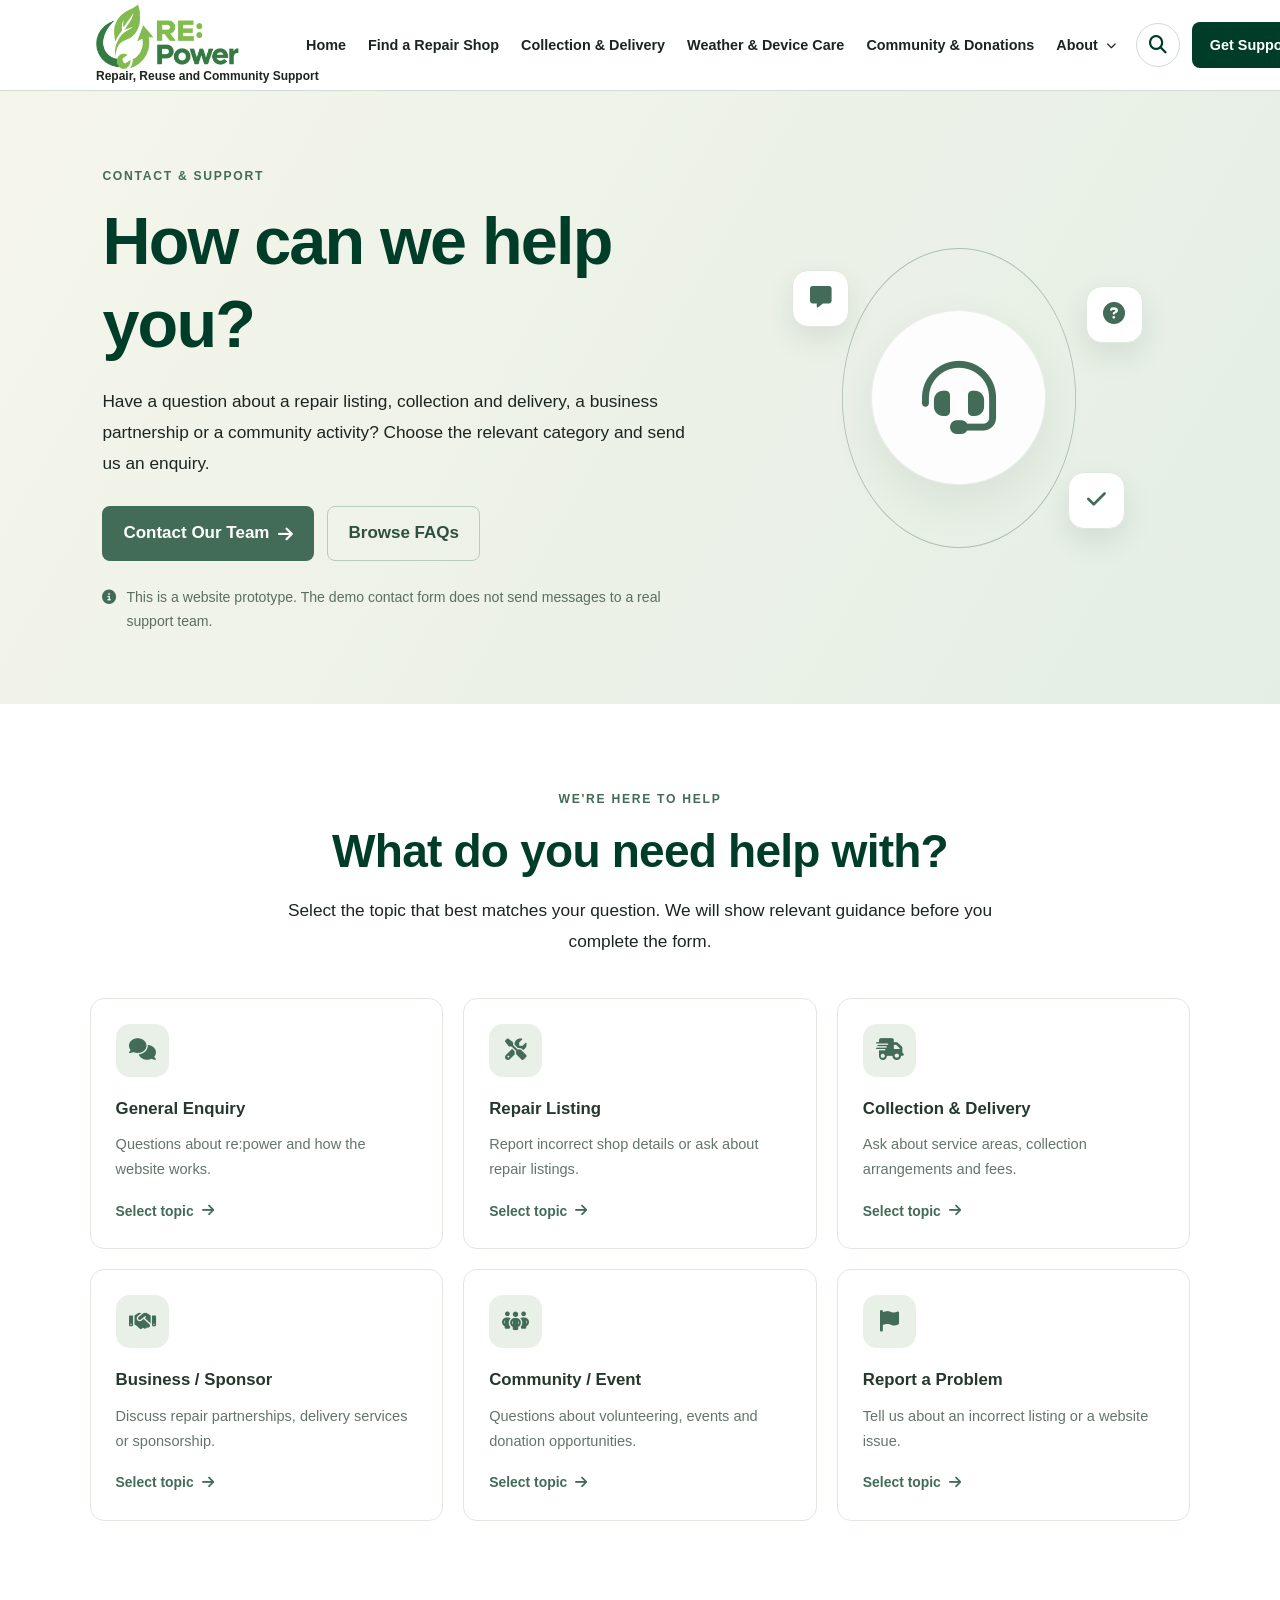
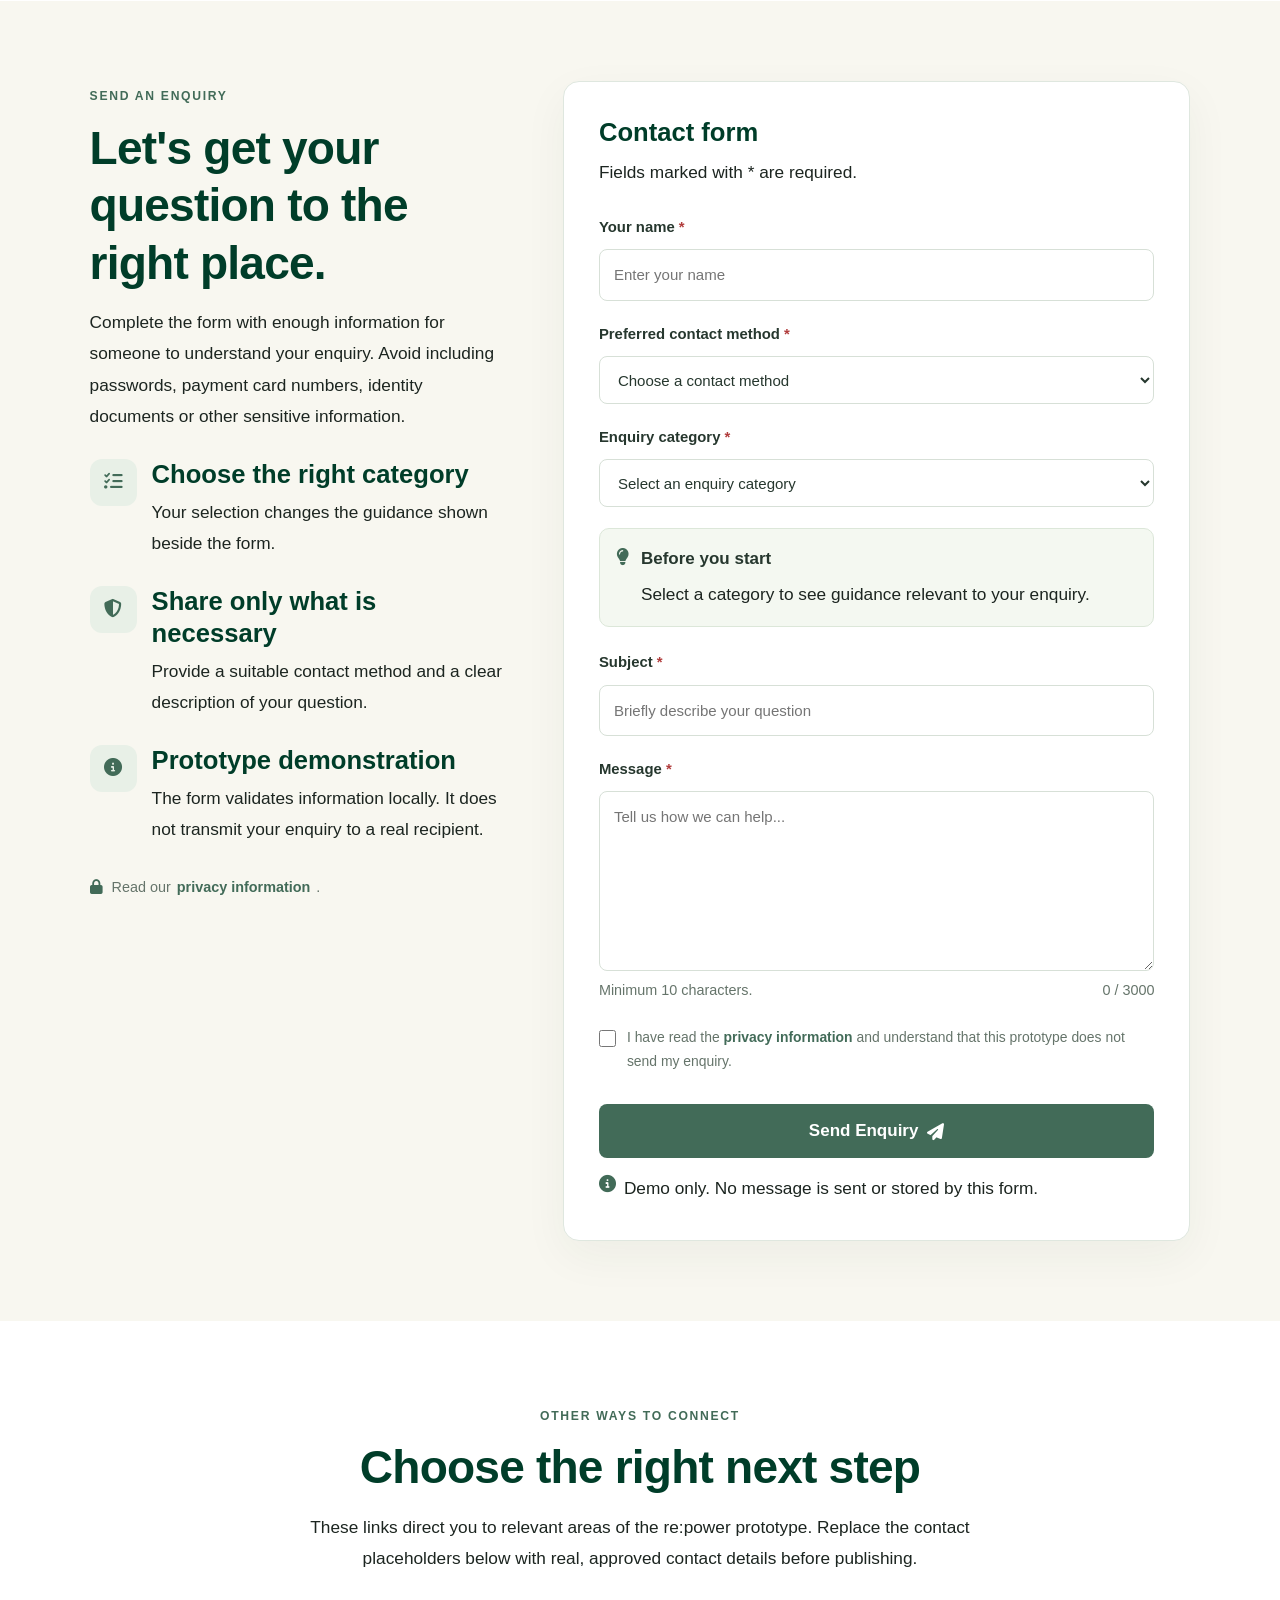
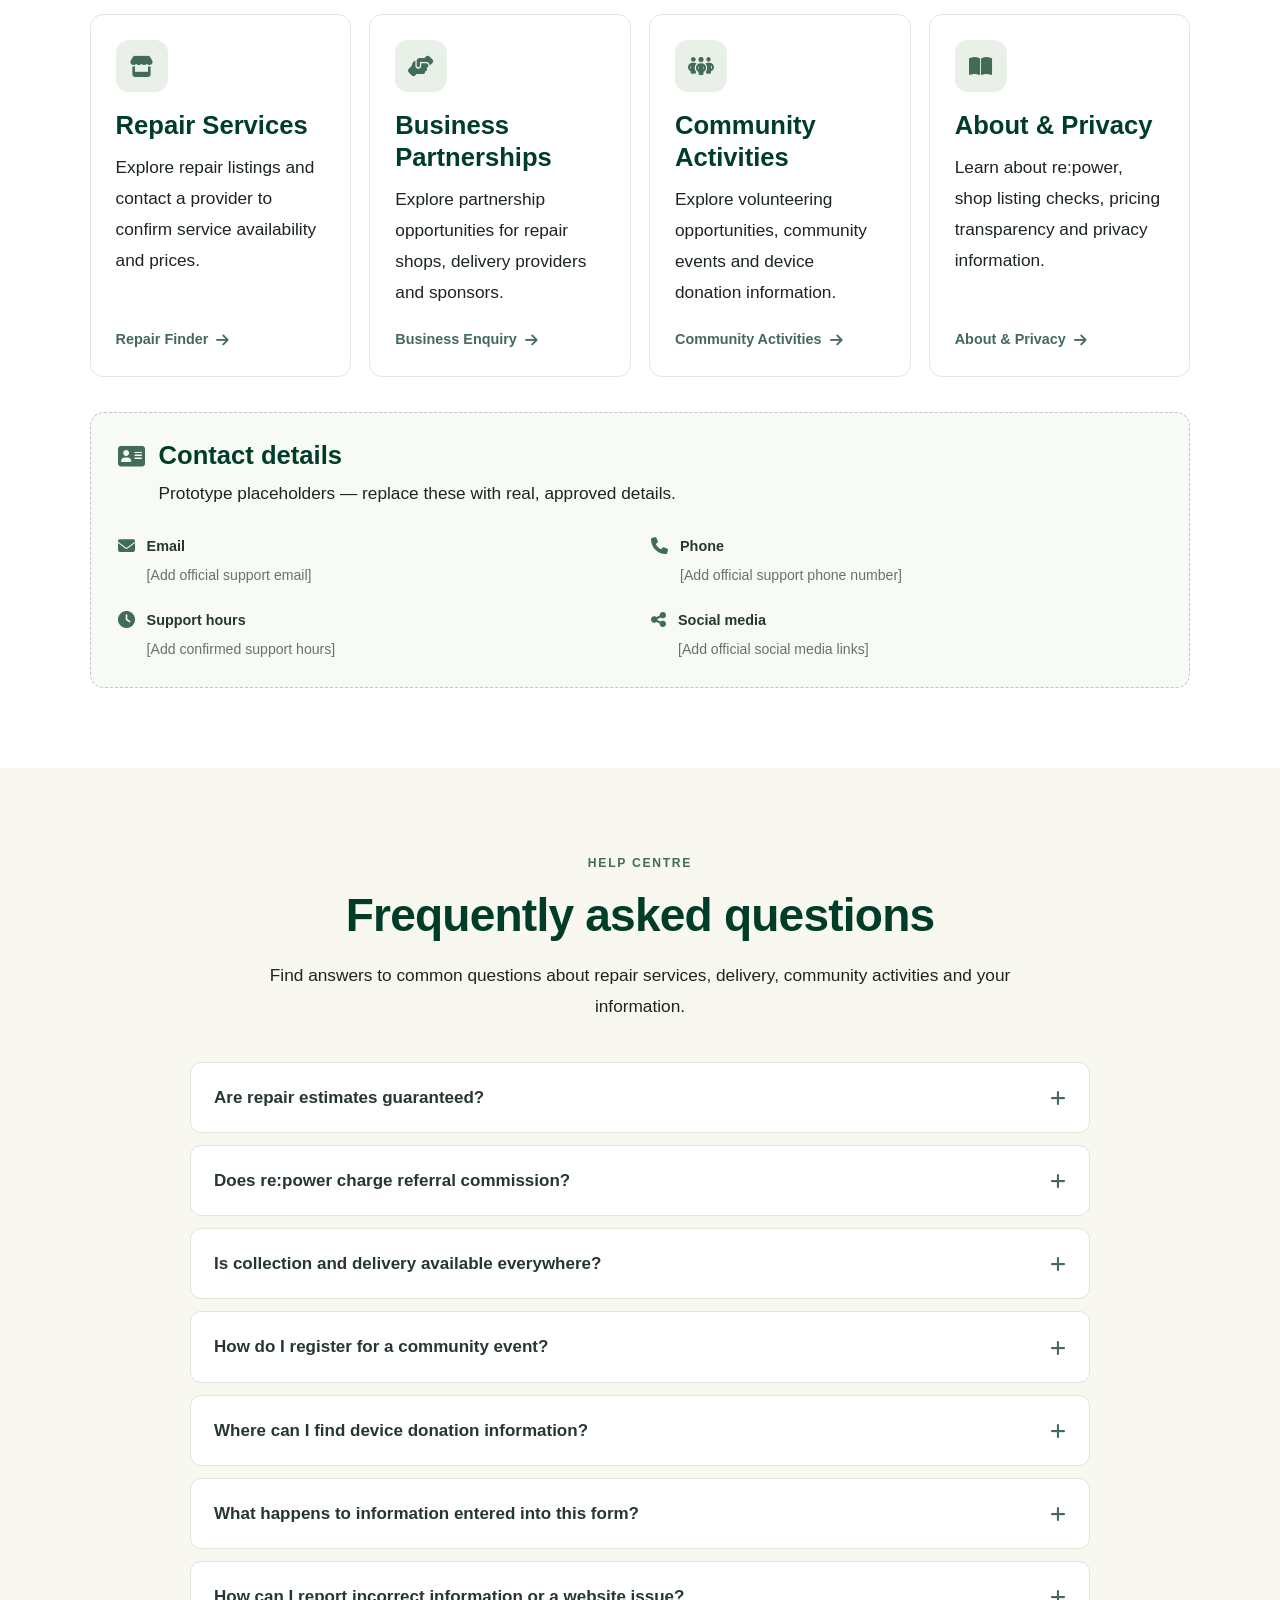
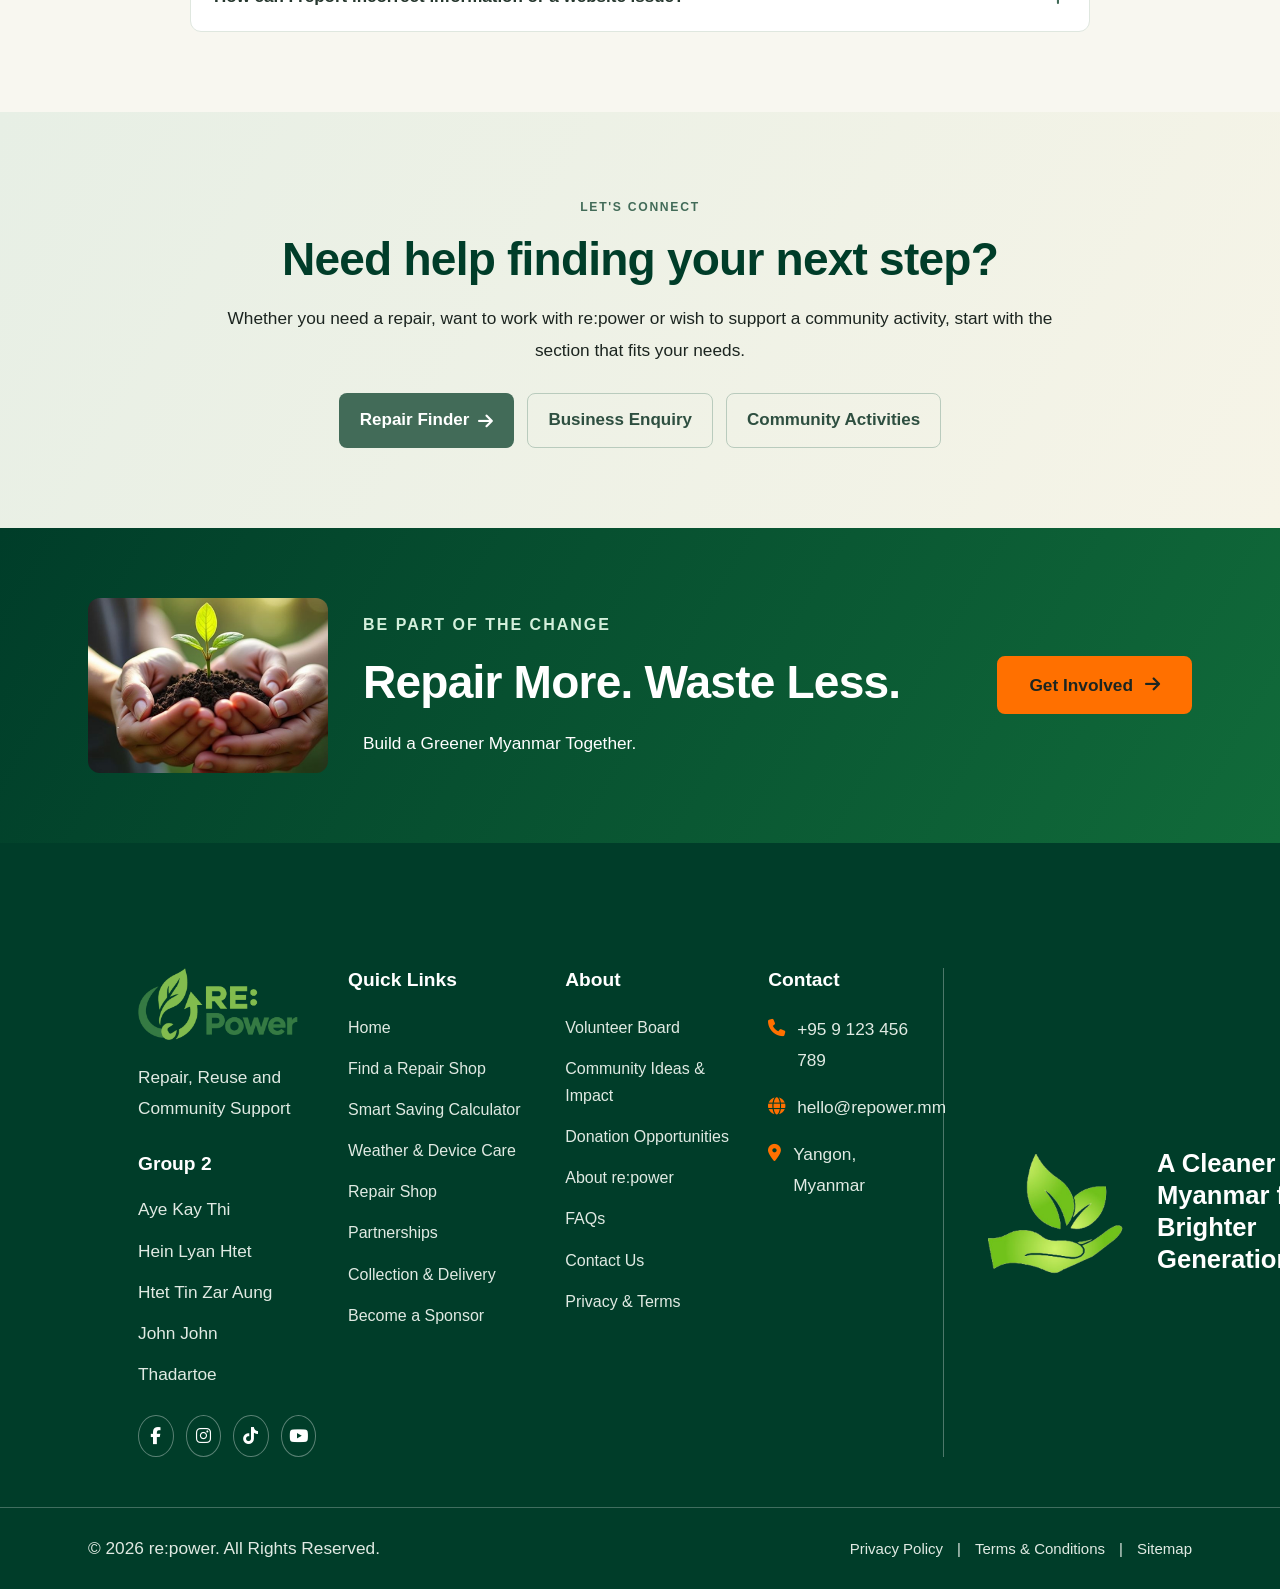
<file: contact.html>
<!DOCTYPE html>
<html lang="en">

<head>
    <meta charset="UTF-8">
    <meta name="viewport" content="width=device-width, initial-scale=1.0">

    <meta name="description"
        content="Partner with re:power to support electronics repair, device collection, delivery services, community campaigns and sustainable electronics reuse in Myanmar.">

    <meta name="theme-color" content="#159A9C">

    <title>Contact & Support | re:power</title>

    <link
        rel="stylesheet"
        href="https://cdnjs.cloudflare.com/ajax/libs/font-awesome/6.5.2/css/all.min.css">

    <link rel="stylesheet" href="assets/css/style.css">
    <link rel="stylesheet" href="assets/css/contact.css">

</head>

<body>

    

    <header class="header">
        <div class="container navbar">

            <a href="index.html" class="logo-area">
                <img
                    src="assets/images/re-power-logo.png"
                    alt="re:power logo"
                    class="logo-image">

                <span class="logo-tagline">
                    Repair, Reuse and Community Support
                </span>
            </a>

            <button
                type="button"
                class="menu-toggle"
                id="menuToggle"
                aria-label="Toggle navigation"
                aria-controls="navigation"
                aria-expanded="false">

                <span></span>
                <span></span>
                <span></span>

            </button>

            <nav class="navigation" id="navigation">

                <a href="index.html" class="nav-link">Home</a>

                <a href="repair-shops.html" class="nav-link ">
                    Find a Repair Shop
                </a>
                <a href="collection-delivery.html" class="nav-link">
                    Collection & Delivery
                </a>
                <a href="weather-device-care.html" class="nav-link">
                            Weather & Device Care
                </a>
                <a href="community.html" class="nav-link">
                            Community & Donations
                        </a>


                <!-- ABOUT DROPDOWN -->
                <div class="nav-dropdown">
                    

                    <button
                        type="button"
                        class="nav-link nav-dropdown-toggle"
                        aria-expanded="false"
                        aria-haspopup="true">

                        About
                        <i class="fas fa-chevron-down"></i>

                    </button>

                    <div class="nav-dropdown-menu">

                        

                        <a href="about.html">
                            <i class="fas fa-circle-info"></i>
                            About & Trust
                        </a>

                        <a href="partnerships.html">
                            <i class="fas fa-handshake"></i>
                            Business Partnerships
                        </a>

                    </div>

                </div>

            </nav>

            <div class="header-actions">

                <div class="header-search-wrapper">

                    <button
                        type="button"
                        class="header-search"
                        id="headerSearchToggle"
                        aria-label="Open search"
                        aria-expanded="false">

                        <i class="fas fa-search"></i>

                    </button>

                    <div class="header-search-panel" id="headerSearchPanel">

                        <div class="header-search-input-wrapper">

                            <i class="fas fa-search"></i>

                            <input
                                type="search"
                                id="headerSearchInput"
                                placeholder="Search pages, services..."
                                autocomplete="off"
                                aria-label="Search website">

                            <button
                                type="button"
                                id="headerSearchClose"
                                aria-label="Close search">

                                <i class="fas fa-times"></i>

                            </button>

                        </div>

                        <div
                            class="header-search-suggestions"
                            id="headerSearchSuggestions">

                            <p class="search-suggestion-heading">
                                QUICK LINKS
                            </p>

                            <div id="headerSearchResults"></div>

                        </div>

                    </div>

                </div>

                <a href="contact.html" class="btn btn-support">
                    <span>Get Support</span>
                    <i class="fas fa-headset" aria-hidden="true"></i>
                </a>

            </div>

        </div>
    </header>
<main class="contact-support-page">

    <!-- HERO -->
    <section class="support-hero">
        <div class="support-hero-content">
            <span class="support-eyebrow">CONTACT & SUPPORT</span>

            <h1>How can we help you?</h1>

            <p>
                Have a question about a repair listing, collection and delivery,
                a business partnership or a community activity? Choose the
                relevant category and send us an enquiry.
            </p>

            <div class="support-hero-actions">
                <a href="#contact-form-section" class="support-btn support-btn-primary">
                    Contact Our Team
                    <i class="fa-solid fa-arrow-right"></i>
                </a>

                <a href="#support-faq" class="support-btn support-btn-outline">
                    Browse FAQs
                </a>
            </div>

            <div class="support-hero-note">
                <i class="fa-solid fa-circle-info"></i>
                <span>
                    This is a website prototype. The demo contact form does not
                    send messages to a real support team.
                </span>
            </div>
        </div>

        <div class="support-hero-visual" aria-hidden="true">
            <div class="support-hero-circle support-circle-one"></div>
            <div class="support-hero-circle support-circle-two"></div>

            <div class="support-hero-main-icon">
                <i class="fa-solid fa-headset"></i>
            </div>

            <span class="support-floating-icon support-float-message">
                <i class="fa-solid fa-message"></i>
            </span>

            <span class="support-floating-icon support-float-question">
                <i class="fa-solid fa-circle-question"></i>
            </span>

            <span class="support-floating-icon support-float-check">
                <i class="fa-solid fa-check"></i>
            </span>
        </div>
    </section>


    <!-- ENQUIRY CATEGORY CARDS -->
    <section class="support-categories section-padding">
        <div class="support-section-heading">
            <span class="support-eyebrow">WE'RE HERE TO HELP</span>
            <h2>What do you need help with?</h2>
            <p>
                Select the topic that best matches your question.
                We will show relevant guidance before you complete the form.
            </p>
        </div>

        <div class="support-category-grid">

            <button type="button"
                    class="support-category-card"
                    data-enquiry-category="General"
                    aria-pressed="false">
                <span class="support-category-icon">
                    <i class="fa-solid fa-comments"></i>
                </span>
                <span class="support-category-title">General Enquiry</span>
                <span class="support-category-description">
                    Questions about re:power and how the website works.
                </span>
                <span class="support-category-action">
                    Select topic <i class="fa-solid fa-arrow-right"></i>
                </span>
            </button>

            <button type="button"
                    class="support-category-card"
                    data-enquiry-category="Repair Listing"
                    aria-pressed="false">
                <span class="support-category-icon">
                    <i class="fa-solid fa-screwdriver-wrench"></i>
                </span>
                <span class="support-category-title">Repair Listing</span>
                <span class="support-category-description">
                    Report incorrect shop details or ask about repair listings.
                </span>
                <span class="support-category-action">
                    Select topic <i class="fa-solid fa-arrow-right"></i>
                </span>
            </button>

            <button type="button"
                    class="support-category-card"
                    data-enquiry-category="Collection & Delivery"
                    aria-pressed="false">
                <span class="support-category-icon">
                    <i class="fa-solid fa-truck-fast"></i>
                </span>
                <span class="support-category-title">Collection & Delivery</span>
                <span class="support-category-description">
                    Ask about service areas, collection arrangements and fees.
                </span>
                <span class="support-category-action">
                    Select topic <i class="fa-solid fa-arrow-right"></i>
                </span>
            </button>

            <button type="button"
                    class="support-category-card"
                    data-enquiry-category="Business/Sponsor"
                    aria-pressed="false">
                <span class="support-category-icon">
                    <i class="fa-solid fa-handshake"></i>
                </span>
                <span class="support-category-title">Business / Sponsor</span>
                <span class="support-category-description">
                    Discuss repair partnerships, delivery services or sponsorship.
                </span>
                <span class="support-category-action">
                    Select topic <i class="fa-solid fa-arrow-right"></i>
                </span>
            </button>

            <button type="button"
                    class="support-category-card"
                    data-enquiry-category="Community/Event"
                    aria-pressed="false">
                <span class="support-category-icon">
                    <i class="fa-solid fa-people-group"></i>
                </span>
                <span class="support-category-title">Community / Event</span>
                <span class="support-category-description">
                    Questions about volunteering, events and donation opportunities.
                </span>
                <span class="support-category-action">
                    Select topic <i class="fa-solid fa-arrow-right"></i>
                </span>
            </button>

            <button type="button"
                    class="support-category-card"
                    data-enquiry-category="Report a Problem"
                    aria-pressed="false">
                <span class="support-category-icon">
                    <i class="fa-solid fa-flag"></i>
                </span>
                <span class="support-category-title">Report a Problem</span>
                <span class="support-category-description">
                    Tell us about an incorrect listing or a website issue.
                </span>
                <span class="support-category-action">
                    Select topic <i class="fa-solid fa-arrow-right"></i>
                </span>
            </button>

        </div>
    </section>


    <!-- CONTACT FORM -->
    <section class="support-form-section section-padding"
             id="contact-form-section">

        <div class="support-form-layout">

            <div class="support-form-intro">
                <span class="support-eyebrow">SEND AN ENQUIRY</span>

                <h2>Let's get your question to the right place.</h2>

                <p>
                    Complete the form with enough information for someone
                    to understand your enquiry. Avoid including passwords,
                    payment card numbers, identity documents or other
                    sensitive information.
                </p>

                <div class="support-form-benefit">
                    <span class="support-benefit-icon">
                        <i class="fa-solid fa-list-check"></i>
                    </span>
                    <div>
                        <h3>Choose the right category</h3>
                        <p>
                            Your selection changes the guidance shown beside
                            the form.
                        </p>
                    </div>
                </div>

                <div class="support-form-benefit">
                    <span class="support-benefit-icon">
                        <i class="fa-solid fa-shield-halved"></i>
                    </span>
                    <div>
                        <h3>Share only what is necessary</h3>
                        <p>
                            Provide a suitable contact method and a clear
                            description of your question.
                        </p>
                    </div>
                </div>

                <div class="support-form-benefit">
                    <span class="support-benefit-icon">
                        <i class="fa-solid fa-circle-info"></i>
                    </span>
                    <div>
                        <h3>Prototype demonstration</h3>
                        <p>
                            The form validates information locally. It does
                            not transmit your enquiry to a real recipient.
                        </p>
                    </div>
                </div>

                <div class="support-privacy-link">
                    <i class="fa-solid fa-lock"></i>
                    Read our
                    <a href="about.html#privacy-policy">privacy information</a>.
                </div>
            </div>


            <div class="support-form-card">

                <div class="support-form-card-heading">
                    <h3>Contact form</h3>
                    <p>Fields marked with * are required.</p>
                </div>

                <form id="repower-contact-form" novalidate>

                    <!-- NAME -->
                    <div class="support-form-group">
                        <label for="support-name">
                            Your name <span aria-hidden="true">*</span>
                        </label>

                        <input
                            type="text"
                            id="support-name"
                            name="name"
                            placeholder="Enter your name"
                            autocomplete="name"
                            maxlength="100"
                            required>

                        <small class="support-field-error"
                               id="support-name-error"></small>
                    </div>


                    <!-- CONTACT METHOD -->
                    <div class="support-form-group">
                        <label for="support-contact-method">
                            Preferred contact method
                            <span aria-hidden="true">*</span>
                        </label>

                        <select
                            id="support-contact-method"
                            name="contactMethod"
                            required>
                            <option value="">Choose a contact method</option>
                            <option value="Email">Email</option>
                            <option value="Phone">Phone</option>
                        </select>

                        <small class="support-field-error"
                               id="support-contact-method-error"></small>
                    </div>


                    <!-- EMAIL -->
                    <div class="support-form-group"
                         id="support-email-group">

                        <label for="support-email">
                            Email address <span aria-hidden="true">*</span>
                        </label>

                        <input
                            type="email"
                            id="support-email"
                            name="email"
                            placeholder="you@example.com"
                            autocomplete="email"
                            maxlength="254">

                        <small class="support-field-hint">
                            Used for contact only in a connected, live service.
                        </small>

                        <small class="support-field-error"
                               id="support-email-error"></small>
                    </div>


                    <!-- PHONE -->
                    <div class="support-form-group"
                         id="support-phone-group"
                         hidden>

                        <label for="support-phone">
                            Phone number <span aria-hidden="true">*</span>
                        </label>

                        <input
                            type="tel"
                            id="support-phone"
                            name="phone"
                            placeholder="Enter your phone number"
                            autocomplete="tel"
                            maxlength="25">

                        <small class="support-field-hint">
                            Include your country code if appropriate.
                        </small>

                        <small class="support-field-error"
                               id="support-phone-error"></small>
                    </div>


                    <!-- CATEGORY -->
                    <div class="support-form-group">
                        <label for="support-category">
                            Enquiry category <span aria-hidden="true">*</span>
                        </label>

                        <select
                            id="support-category"
                            name="category"
                            required>
                            <option value="">Select an enquiry category</option>
                            <option value="General">General</option>
                            <option value="Repair Listing">Repair Listing</option>
                            <option value="Collection & Delivery">
                                Collection & Delivery
                            </option>
                            <option value="Business/Sponsor">Business/Sponsor</option>
                            <option value="Community/Event">Community/Event</option>
                            <option value="Report a Problem">Report a Problem</option>
                        </select>

                        <small class="support-field-error"
                               id="support-category-error"></small>
                    </div>


                    <!-- CATEGORY GUIDANCE -->
                    <div class="support-category-guidance"
                         id="support-category-guidance"
                         aria-live="polite">

                        <i class="fa-solid fa-lightbulb"></i>

                        <div>
                            <strong id="support-guidance-title">
                                Before you start
                            </strong>

                            <p id="support-guidance-text">
                                Select a category to see guidance relevant
                                to your enquiry.
                            </p>
                        </div>
                    </div>


                    <!-- SUBJECT -->
                    <div class="support-form-group">
                        <label for="support-subject">
                            Subject <span aria-hidden="true">*</span>
                        </label>

                        <input
                            type="text"
                            id="support-subject"
                            name="subject"
                            placeholder="Briefly describe your question"
                            maxlength="150"
                            required>

                        <small class="support-field-error"
                               id="support-subject-error"></small>
                    </div>


                    <!-- MESSAGE -->
                    <div class="support-form-group">
                        <label for="support-message">
                            Message <span aria-hidden="true">*</span>
                        </label>

                        <textarea
                            id="support-message"
                            name="message"
                            rows="6"
                            placeholder="Tell us how we can help..."
                            minlength="10"
                            maxlength="3000"
                            required></textarea>

                        <div class="support-message-meta">
                            <small>Minimum 10 characters.</small>
                            <small id="support-character-count">0 / 3000</small>
                        </div>

                        <small class="support-field-error"
                               id="support-message-error"></small>
                    </div>


                    <!-- PRIVACY ACKNOWLEDGEMENT -->
                    <div class="support-consent-group">
                        <input
                            type="checkbox"
                            id="support-privacy-acknowledgement"
                            name="privacyAcknowledgement"
                            required>

                        <label for="support-privacy-acknowledgement">
                            I have read the
                            <a href="about.html#privacy-policy"
                               target="_blank"
                               rel="noopener noreferrer">
                                privacy information
                            </a>
                            and understand that this prototype does not
                            send my enquiry.
                        </label>
                    </div>

                    <small class="support-field-error"
                           id="support-consent-error"></small>


                    <!-- FORM BUTTON -->
                    <button type="submit"
                            class="support-btn support-btn-primary support-submit-btn">

                        <span>Send Enquiry</span>
                        <i class="fa-solid fa-paper-plane"></i>
                    </button>

                    <p class="support-demo-disclaimer">
                        <i class="fa-solid fa-circle-info"></i>
                        Demo only. No message is sent or stored by this form.
                    </p>

                </form>


                <!-- SUCCESS MESSAGE -->
                <div class="support-form-success"
                     id="support-form-success"
                     role="status"
                     aria-live="polite"
                     tabindex="-1"
                     hidden>

                    <div class="support-success-icon">
                        <i class="fa-solid fa-check"></i>
                    </div>

                    <h3>Demo enquiry completed</h3>

                    <p id="support-success-message">
                        Your form passed the demonstration checks.
                    </p>

                    <p>
                        <strong>Please note:</strong> This is a prototype
                        confirmation, not proof that a message was sent
                        or received.
                    </p>

                    <button type="button"
                            id="support-new-enquiry"
                            class="support-btn support-btn-primary">
                        Start Another Enquiry
                    </button>
                </div>

            </div>
        </div>
    </section>


    <!-- ALTERNATIVE CONTACT INFORMATION -->
    <section class="support-contact-options section-padding">

        <div class="support-section-heading">
            <span class="support-eyebrow">OTHER WAYS TO CONNECT</span>
            <h2>Choose the right next step</h2>
            <p>
                These links direct you to relevant areas of the re:power
                prototype. Replace the contact placeholders below with
                real, approved contact details before publishing.
            </p>
        </div>

        <div class="support-contact-grid">

            <article class="support-contact-card">
                <div class="support-contact-icon">
                    <i class="fa-solid fa-store"></i>
                </div>

                <h3>Repair Services</h3>

                <p>
                    Explore repair listings and contact a provider to
                    confirm service availability and prices.
                </p>

                <a href="repair-shops.html" class="support-text-link">
                    Repair Finder
                    <i class="fa-solid fa-arrow-right"></i>
                </a>
            </article>


            <article class="support-contact-card">
                <div class="support-contact-icon">
                    <i class="fa-solid fa-handshake-angle"></i>
                </div>

                <h3>Business Partnerships</h3>

                <p>
                    Explore partnership opportunities for repair shops,
                    delivery providers and sponsors.
                </p>

                <a href="partnerships.html" class="support-text-link">
                    Business Enquiry
                    <i class="fa-solid fa-arrow-right"></i>
                </a>
            </article>


            <article class="support-contact-card">
                <div class="support-contact-icon">
                    <i class="fa-solid fa-people-group"></i>
                </div>

                <h3>Community Activities</h3>

                <p>
                    Explore volunteering opportunities, community events
                    and device donation information.
                </p>

                <a href="community.html" class="support-text-link">
                    Community Activities
                    <i class="fa-solid fa-arrow-right"></i>
                </a>
            </article>


            <article class="support-contact-card">
                <div class="support-contact-icon">
                    <i class="fa-solid fa-book-open"></i>
                </div>

                <h3>About & Privacy</h3>

                <p>
                    Learn about re:power, shop listing checks, pricing
                    transparency and privacy information.
                </p>

                <a href="about.html#privacy-policy"
                   class="support-text-link">
                    About & Privacy
                    <i class="fa-solid fa-arrow-right"></i>
                </a>
            </article>

        </div>


        <!-- PLACEHOLDER CONTACT DETAILS -->
        <div class="support-placeholder-contact">
            <div class="support-placeholder-heading">
                <i class="fa-solid fa-address-card"></i>

                <div>
                    <h3>Contact details</h3>
                    <p>
                        Prototype placeholders — replace these with
                        real, approved details.
                    </p>
                </div>
            </div>

            <div class="support-placeholder-grid">

                <div>
                    <i class="fa-solid fa-envelope"></i>

                    <div>
                        <strong>Email</strong>
                        <span>[Add official support email]</span>
                    </div>
                </div>

                <div>
                    <i class="fa-solid fa-phone"></i>

                    <div>
                        <strong>Phone</strong>
                        <span>[Add official support phone number]</span>
                    </div>
                </div>

                <div>
                    <i class="fa-solid fa-clock"></i>

                    <div>
                        <strong>Support hours</strong>
                        <span>[Add confirmed support hours]</span>
                    </div>
                </div>

                <div>
                    <i class="fa-solid fa-share-nodes"></i>

                    <div>
                        <strong>Social media</strong>
                        <span>[Add official social media links]</span>
                    </div>
                </div>

            </div>
        </div>

    </section>


    <!-- FAQ -->
    <section class="support-faq-section section-padding"
             id="support-faq">

        <div class="support-section-heading">
            <span class="support-eyebrow">HELP CENTRE</span>
            <h2>Frequently asked questions</h2>
            <p>
                Find answers to common questions about repair services,
                delivery, community activities and your information.
            </p>
        </div>

        <div class="support-faq-list">

            <details class="support-faq-item">
                <summary>
                    Are repair estimates guaranteed?
                    <i class="fa-solid fa-plus"></i>
                </summary>

                <div class="support-faq-answer">
                    <p>
                        No. Prices displayed on re:power may be indicative
                        and can change after the provider inspects the device.
                        Confirm the final quote, parts, labour, additional
                        fees and any warranty terms directly with the shop
                        before authorising the repair.
                    </p>

                    <a href="about.html#pricing-transparency"
                       class="support-text-link">
                        Read the pricing policy
                        <i class="fa-solid fa-arrow-right"></i>
                    </a>
                </div>
            </details>


            <details class="support-faq-item">
                <summary>
                    Does re:power charge referral commission?
                    <i class="fa-solid fa-plus"></i>
                </summary>

                <div class="support-faq-answer">
                    <p>
                        re:power may receive an agreed commission from
                        participating repair shops for qualifying completed
                        referrals. Rates, eligibility and payment timing
                        depend on the relevant business agreement.
                        Customers should confirm repair prices directly
                        with the provider.
                    </p>

                    <a href="about.html#referral-transparency"
                       class="support-text-link">
                        Read about referral transparency
                        <i class="fa-solid fa-arrow-right"></i>
                    </a>
                </div>
            </details>


            <details class="support-faq-item">
                <summary>
                    Is collection and delivery available everywhere?
                    <i class="fa-solid fa-plus"></i>
                </summary>

                <div class="support-faq-answer">
                    <p>
                        Availability depends on the provider, location,
                        device and service arrangement. Contact the relevant
                        provider to confirm the service area, collection
                        time, return arrangements and any additional fees.
                    </p>

                    <a href="collection-delivery.html"
                       class="support-text-link">
                        Explore Collection & Delivery
                        <i class="fa-solid fa-arrow-right"></i>
                    </a>
                </div>
            </details>


            <details class="support-faq-item">
                <summary>
                    How do I register for a community event?
                    <i class="fa-solid fa-plus"></i>
                </summary>

                <div class="support-faq-answer">
                    <p>
                        Visit the Community & Donations page and choose an
                        event. If registration is open, follow the event's
                        registration link. Where a Google Form is used,
                        the organiser managing that form receives the
                        submitted registration information.
                    </p>

                    <a href="community.html"
                       class="support-text-link">
                        View Community Activities
                        <i class="fa-solid fa-arrow-right"></i>
                    </a>
                </div>
            </details>


            <details class="support-faq-item">
                <summary>
                    Where can I find device donation information?
                    <i class="fa-solid fa-plus"></i>
                </summary>

                <div class="support-faq-answer">
                    <p>
                        Visit the Community & Donations page to explore
                        available donation opportunities. Check the
                        receiving organisation's requirements and confirm
                        accepted device types, condition requirements and
                        handover arrangements before donating.
                    </p>

                    <a href="community.html"
                       class="support-text-link">
                        Donation Information
                        <i class="fa-solid fa-arrow-right"></i>
                    </a>
                </div>
            </details>


            <details class="support-faq-item">
                <summary>
                    What happens to information entered into this form?
                    <i class="fa-solid fa-plus"></i>
                </summary>

                <div class="support-faq-answer">
                    <p>
                        In this front-end prototype, the form performs
                        validation in your browser and shows a demonstration
                        confirmation. It does not send or store your enquiry.
                        A live implementation would need a properly configured
                        backend or form service and an accurate privacy notice.
                    </p>

                    <a href="about.html#privacy-policy"
                       class="support-text-link">
                        Read the privacy information
                        <i class="fa-solid fa-arrow-right"></i>
                    </a>
                </div>
            </details>


            <details class="support-faq-item">
                <summary>
                    How can I report incorrect information or a website issue?
                    <i class="fa-solid fa-plus"></i>
                </summary>

                <div class="support-faq-answer">
                    <p>
                        Select "Report a Problem" in the contact form.
                        Include the relevant page or listing and describe
                        what appears to be incorrect. Do not include
                        passwords, payment card details or other sensitive
                        information.
                    </p>
                </div>
            </details>

        </div>
    </section>


    <!-- FINAL CTA -->
    <section class="support-final-cta section-padding">
        <div class="support-final-content">
            <span class="support-eyebrow">LET'S CONNECT</span>

            <h2>Need help finding your next step?</h2>

            <p>
                Whether you need a repair, want to work with re:power
                or wish to support a community activity, start with
                the section that fits your needs.
            </p>

            <div class="support-final-actions">
                <a href="repair-shops.html"
                   class="support-btn support-btn-primary">
                    Repair Finder
                    <i class="fa-solid fa-arrow-right"></i>
                </a>

                <a href="partnerships.html"
                   class="support-btn support-btn-outline">
                    Business Enquiry
                </a>

                <a href="community.html"
                   class="support-btn support-btn-outline">
                    Community Activities
                </a>
            </div>
        </div>
    </section>
    <section class="repair-cta">
                    <div class="container repair-cta-content">
                        <div class="repair-cta-image">
                            <img src="assets/images/community-volunteer.jpg"
                                alt="Volunteers working together to repair electronic devices">
                        </div>

                        <div class="repair-cta-text">
                            <span class="eyebrow">Be Part of the Change</span>
                            <h2>Repair More. Waste Less.</h2>
                            <p>Build a Greener Myanmar Together.</p>
                        </div>

                        <div class="repair-cta-action">
                            <a href="community.html" class="btn btn-orange">
                                Get Involved
                                <i class="fas fa-arrow-right"></i>
                            </a>
                        </div>
                    </div>
                </section>

</main>
<footer class="footer">

        <div class="container footer-main">

            <!-- FOOTER BRAND -->

            <div class="footer-brand">

                <a href="index.html" class="footer-logo">

                    <img
                        src="assets/images/re-power-logo.png"
                        alt="re:power logo"
                        loading="lazy">

                </a>

                <p class="footer-tagline">
                    Repair, Reuse and Community Support
                </p>


                <div class="footer-group">

                    <h4>Group 2</h4>

                    <p>Aye Kay Thi</p>
                    <p>Hein Lyan Htet</p>
                    <p>Htet Tin Zar Aung</p>
                    <p>John John</p>
                    <p>Thadartoe</p>

                </div>


                <div class="footer-social">

                    <div class="social-links">

                        <a href="https://www.facebook.com/" aria-label="Facebook">
                            <i class="fab fa-facebook-f" aria-hidden="true"></i>
                        </a>

                        <a href="https://www.instagram.com/" aria-label="Instagram">
                            <i class="fab fa-instagram" aria-hidden="true"></i>
                        </a>

                        <a href="https://www.tiktok.com/" aria-label="TikTok">
                            <i class="fab fa-tiktok" aria-hidden="true"></i>
                        </a>

                        <a href="https://www.youtube.com/" aria-label="YouTube">
                            <i class="fab fa-youtube" aria-hidden="true"></i>
                        </a>

                    </div>

                </div>

            </div>


            <!-- QUICK LINKS -->

            <div class="footer-column">

                <h4>Quick Links</h4>

                <a href="index.html">Home</a>

                <a href="repair-shops.html">
                    Find a Repair Shop
                </a>

                <a href="index.html#calculator">
                    Smart Saving Calculator
                </a>

                <a href="weather-device-care.html">
                    Weather &amp; Device Care
                </a>

                <a href="repair-shops.html">
                    Repair Shop
                </a>

                <a href="partnerships.html">
                    Partnerships
                </a>

                <a href="collection-delivery.html">
                    Collection &amp; Delivery
                </a>

                <a href="partnerships.html#sponsorship">
                    Become a Sponsor
                </a>

            </div>


            <!-- ABOUT LINKS -->

            <div class="footer-column">

                <h4>About</h4>

                <a href="community.html#volunteer-board">
                    Volunteer Board
                </a>

                <a href="community.html#community-ideas">
                    Community Ideas &amp; Impact
                </a>

                <a href="community.html#donations">
                    Donation Opportunities
                </a>

                <a href="about.html">
                    About re:power
                </a>

                <a href="contact.html#faqs">
                    FAQs
                </a>

                <a href="contact.html">
                    Contact Us
                </a>

                <a href="about.html#privacy">
                    Privacy &amp; Terms
                </a>

            </div>


            <!-- CONTACT DETAILS -->

            <div class="footer-column footer-contact">

                <h4>Contact</h4>

                <p>
                    <i class="fas fa-phone" aria-hidden="true"></i>
                    +95 9 123 456 789
                </p>

                <p>
                    <i class="fas fa-globe" aria-hidden="true"></i>
                    hello@repower.mm
                </p>

                <p>
                    <i class="fas fa-map-marker-alt" aria-hidden="true"></i>
                    Yangon, Myanmar
                </p>

            </div>


            <!-- FOOTER CAMPAIGN -->

            <div class="footer-campaign">

                <img
                    src="assets/images/cleaner-myanmar.jpg"
                    alt="A cleaner and greener Myanmar"
                    loading="lazy">

                <h3>
                    A Cleaner Myanmar for Brighter Generations.
                </h3>

            </div>

        </div>


        <!-- FOOTER BOTTOM -->

        <div class="footer-bottom">

            <div class="container footer-bottom-content">

                <p>
                    &copy; 2026 re:power. All Rights Reserved.
                </p>

                <div class="footer-legal">

                    <a href="about.html#privacy">
                        Privacy Policy
                    </a>

                    <span aria-hidden="true">|</span>

                    <a href="about.html#terms">
                        Terms &amp; Conditions
                    </a>

                    <span aria-hidden="true">|</span>

                    <a href="assets/images/sitemap.jpg">
                        Sitemap
                    </a>

                </div>

            </div>

        </div>

    </footer>


    

    <script src="assets/js/main.js"></script>

</body>
</html>
</file>
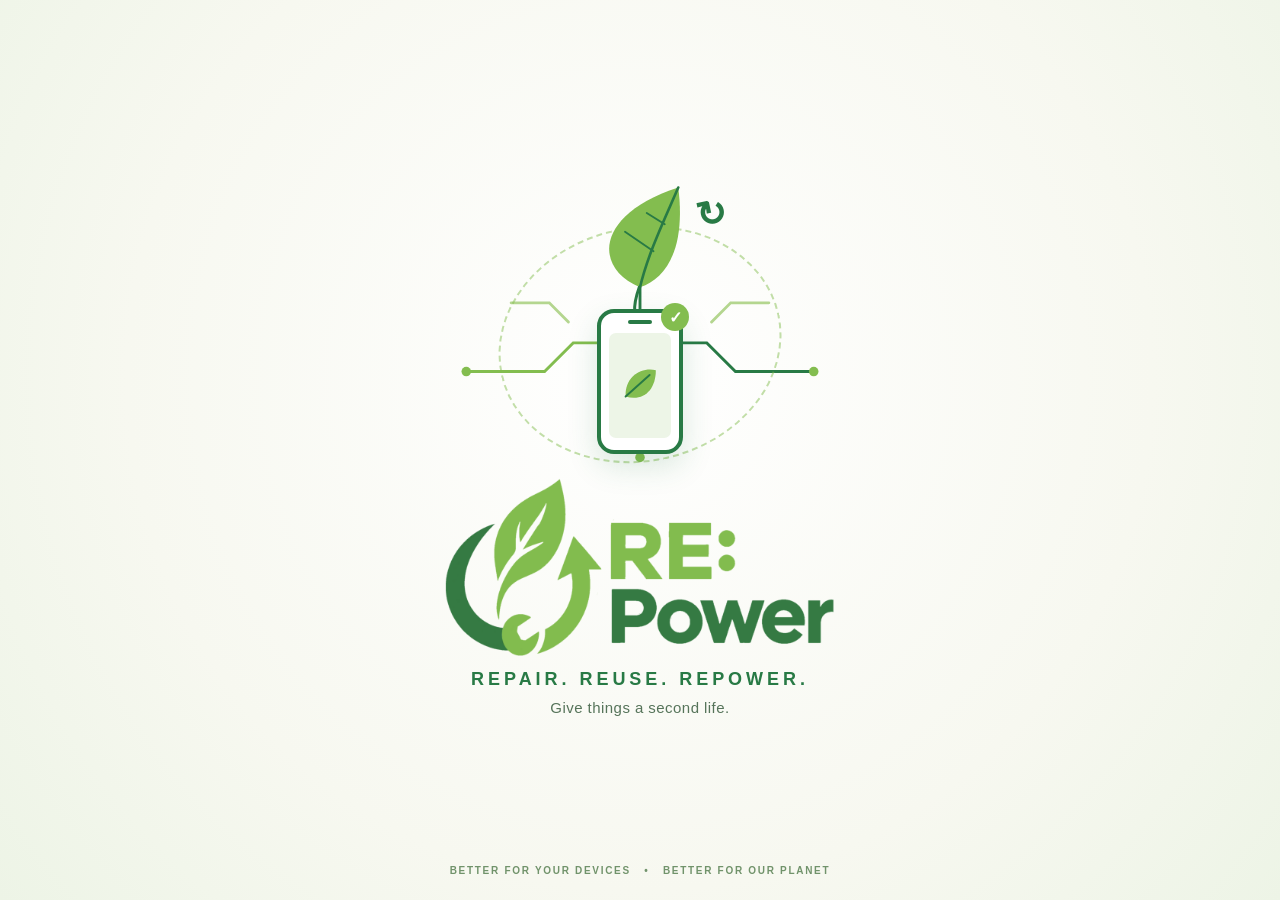
<file: intro.html>
<!doctype html>
<html lang="en">

<head>
    <meta charset="utf-8" />
    <meta name="viewport" content="width=device-width,initial-scale=1" />
    <meta name="theme-color" content="#f7f8f0" />
    <title>re:power | Give Things a Second Life</title>
    <link rel="stylesheet" href="assets/css/intro.css">

</head>

<body>
    <main id="intro" aria-label="re:power introduction">
        <section class="content">
            <div class="scene" aria-hidden="true">
                <svg class="leaf" viewBox="0 0 200 200" xmlns="http://www.w3.org/2000/svg">
                    <path d="M100 151C39 126 38 55 151 18C161 96 137 139 100 151Z" fill="#83bd4f" />
                    <path class="vein" d="M100 151C111 105 133 60 151 18" fill="none" stroke="#287a45"
                        stroke-width="3.5" stroke-linecap="round" />
                    <path class="vein" d="M118 103L80 77M133 67L109 52" fill="none" stroke="#287a45" stroke-width="2.5"
                        stroke-linecap="round" />
                    <path d="M99 151C94 165 92 174 93 184" fill="none" stroke="#287a45" stroke-width="4"
                        stroke-linecap="round" />
                </svg>
                <svg class="circuits" viewBox="0 0 400 220" xmlns="http://www.w3.org/2000/svg">
                    <g fill="none" stroke-linecap="round" stroke-width="3">
                        <path d="M18 120H100L130 90H180" stroke="#83bd4f" />
                        <path d="M382 120H300L270 90H220" stroke="#287a45" />
                        <path d="M200 210V157L174 131" stroke="#83bd4f" />
                        <path d="M200 12V55L226 81" stroke="#287a45" />
                        <path d="M65 48H105L125 68" stroke="#b4d68f" />
                        <path d="M335 48H295L275 68" stroke="#b4d68f" />
                    </g>
                    <g class="node" fill="#83bd4f">
                        <circle cx="18" cy="120" r="5" />
                        <circle cx="382" cy="120" r="5" />
                        <circle cx="200" cy="210" r="5" />
                        <circle cx="200" cy="12" r="5" />
                    </g>
                </svg>
                <div class="orbit"></div>
                <div class="phone">
                    <div class="speaker"></div>
                    <div class="screen">
                        <svg viewBox="0 0 100 100" xmlns="http://www.w3.org/2000/svg">
                            <path d="M20 72C18 30 53 10 83 17C83 57 58 83 20 72Z" fill="#83bd4f" />
                            <path d="M20 72L70 27" stroke="#287a45" stroke-width="4" fill="none"
                                stroke-linecap="round" />
                        </svg>
                    </div>
                    <div class="check">✓</div>
                </div>
                <div class="tool">
                    <div class="handle"></div>
                    <div class="shaft"></div>
                    <div class="tip"></div>
                </div>
                <span class="spark s1"></span><span class="spark s2"></span><span class="spark s3"></span><span
                    class="spark s4"></span>
            </div>
            <img class="brand" src="assets/images/re-power-logo.png" alt="re:power logo" />
            <div class="tagline">
                <h1>REPAIR. REUSE. REPOWER.</h1>
                <p>Give things a second life.</p>
            </div>
        </section>
        <div class="footer">
            BETTER FOR YOUR DEVICES&nbsp;&nbsp; • &nbsp;&nbsp;BETTER FOR OUR PLANET
        </div>
    </main>

</body>
<footer>
    <script src="assets/js/intro.js"></script>
</footer>
</html>'
</file>
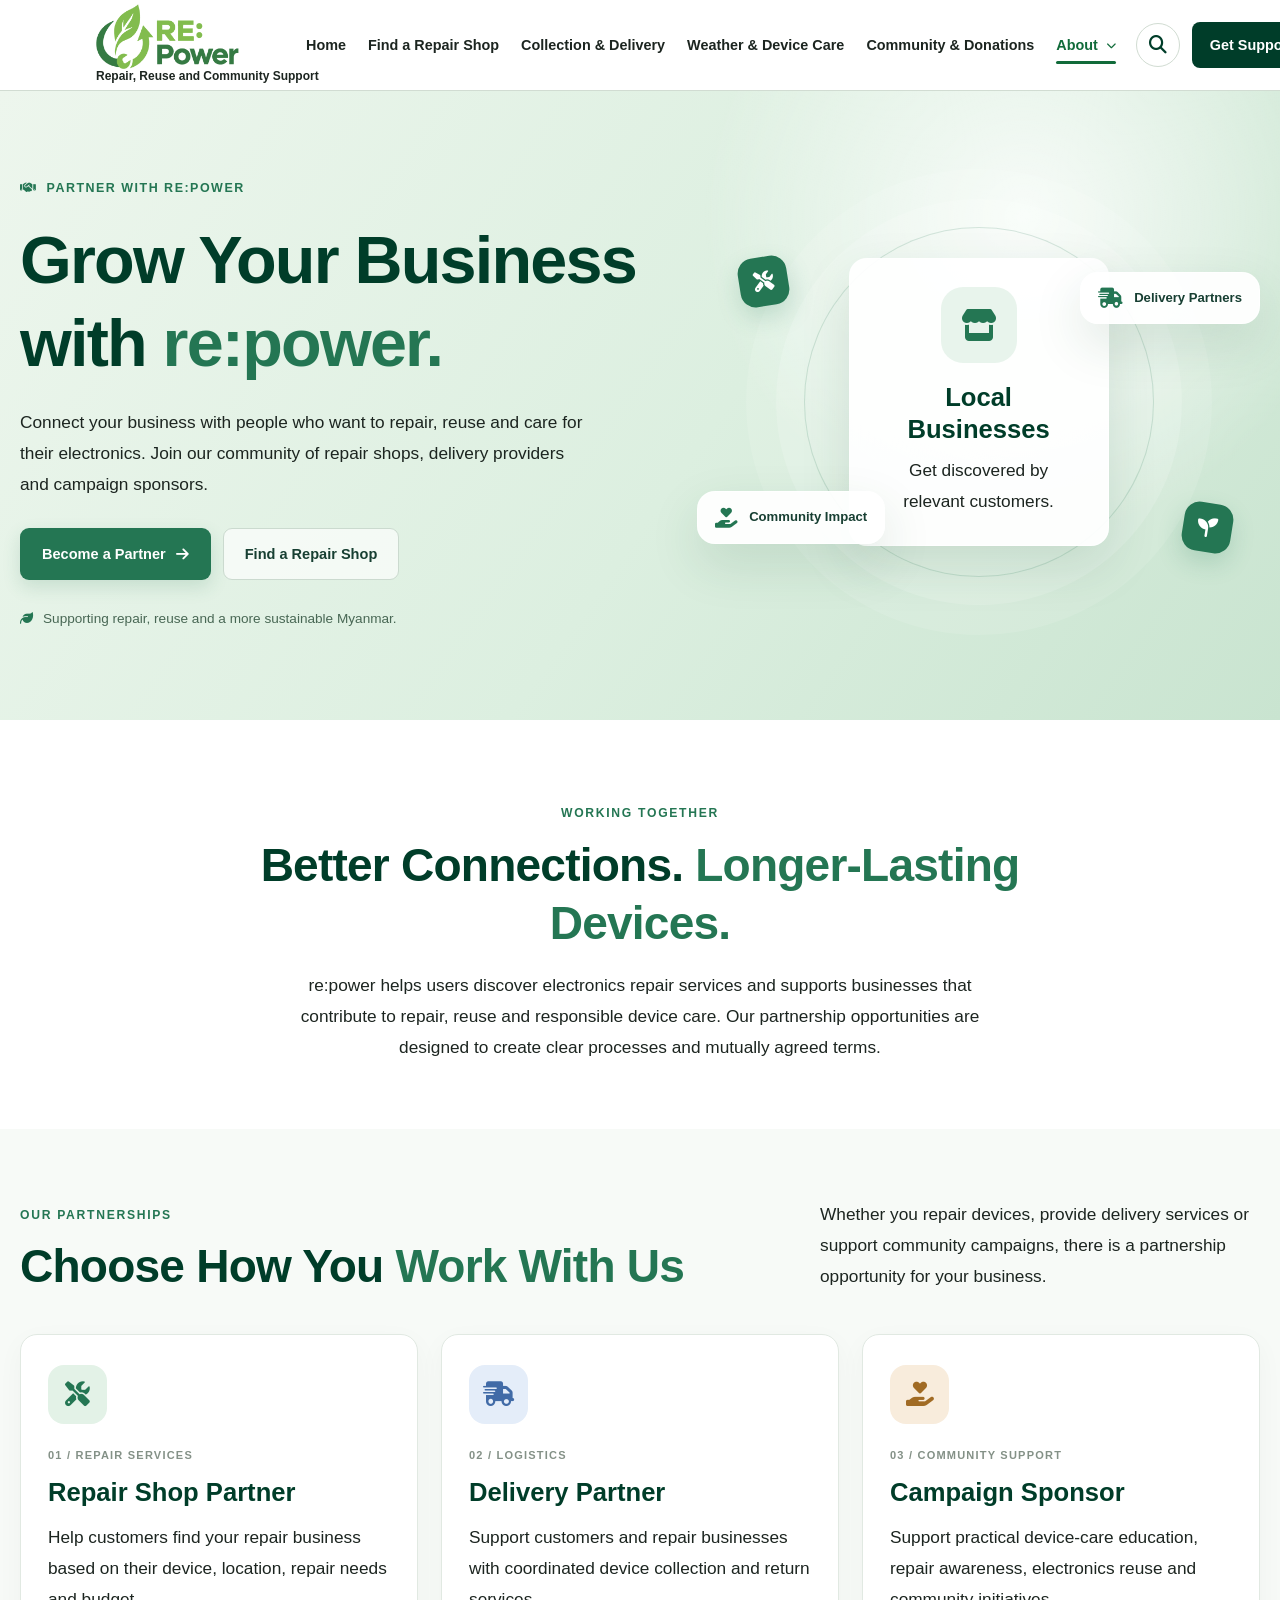
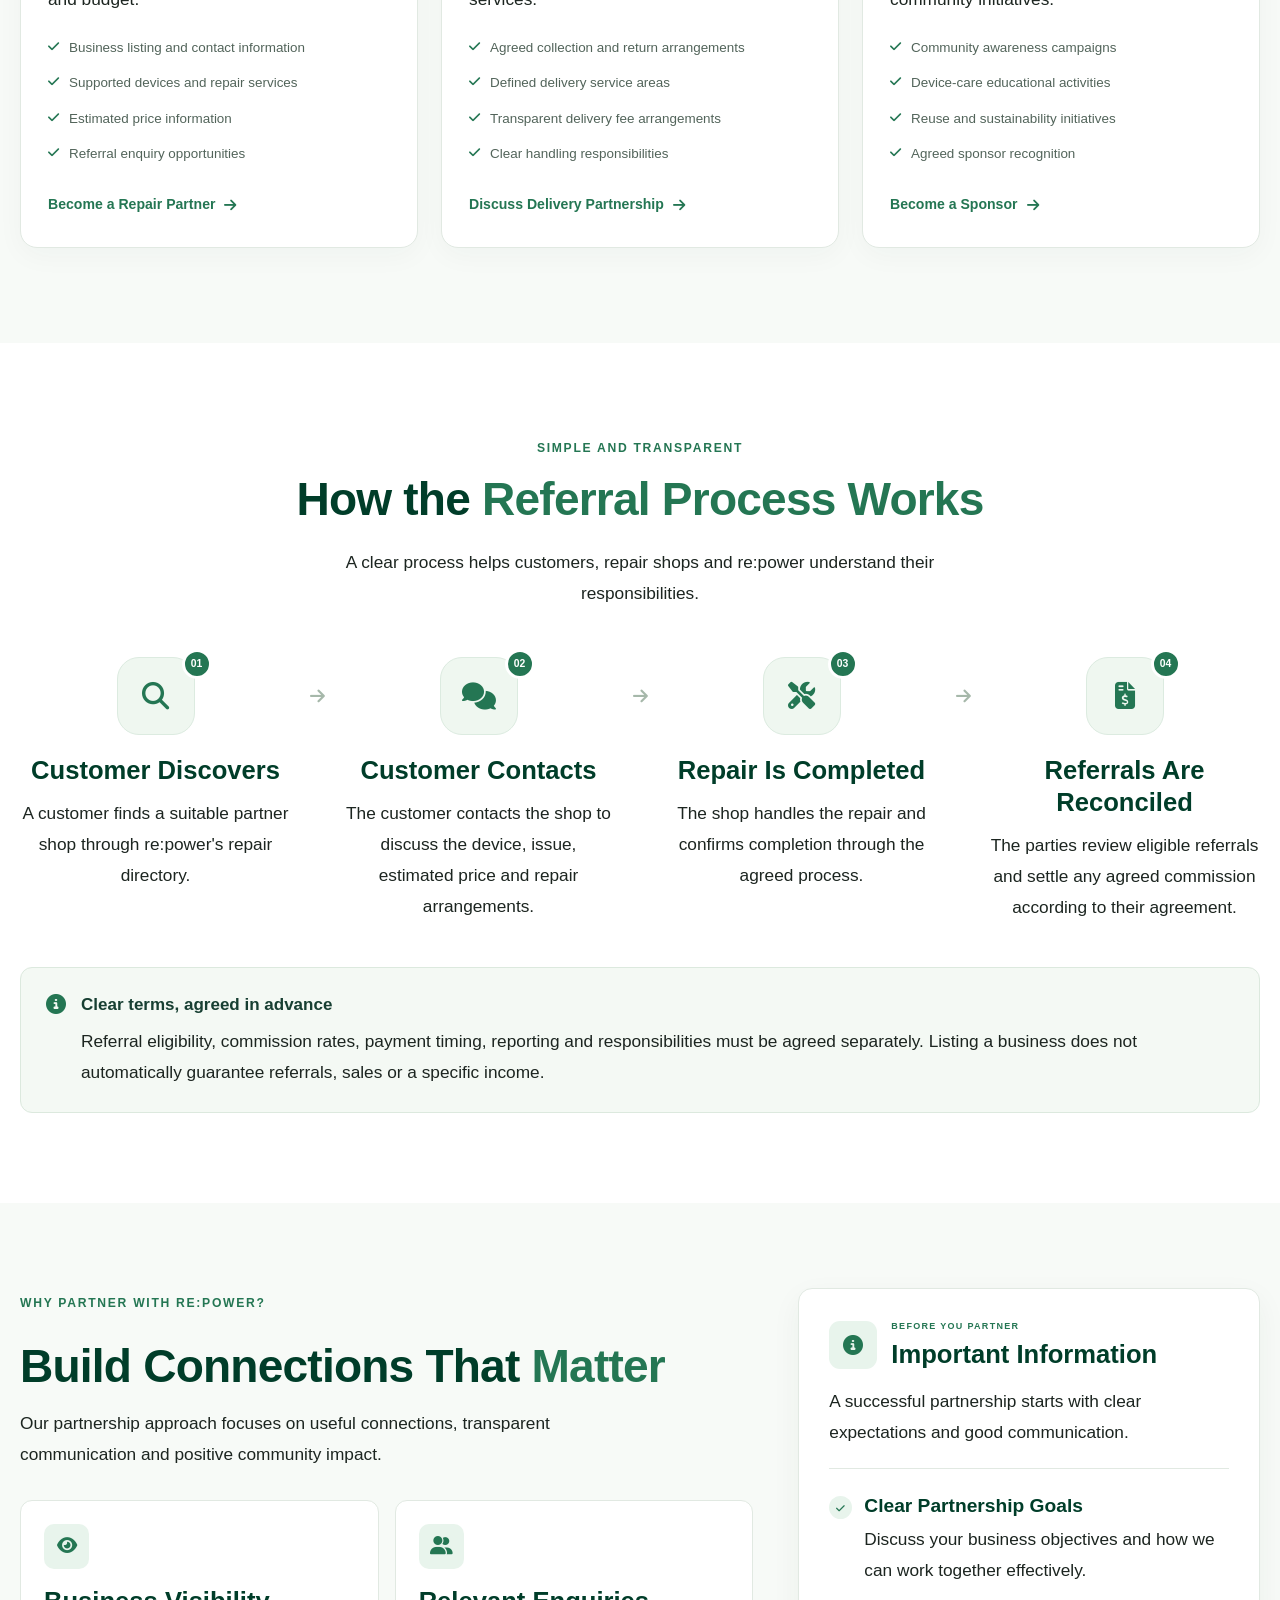
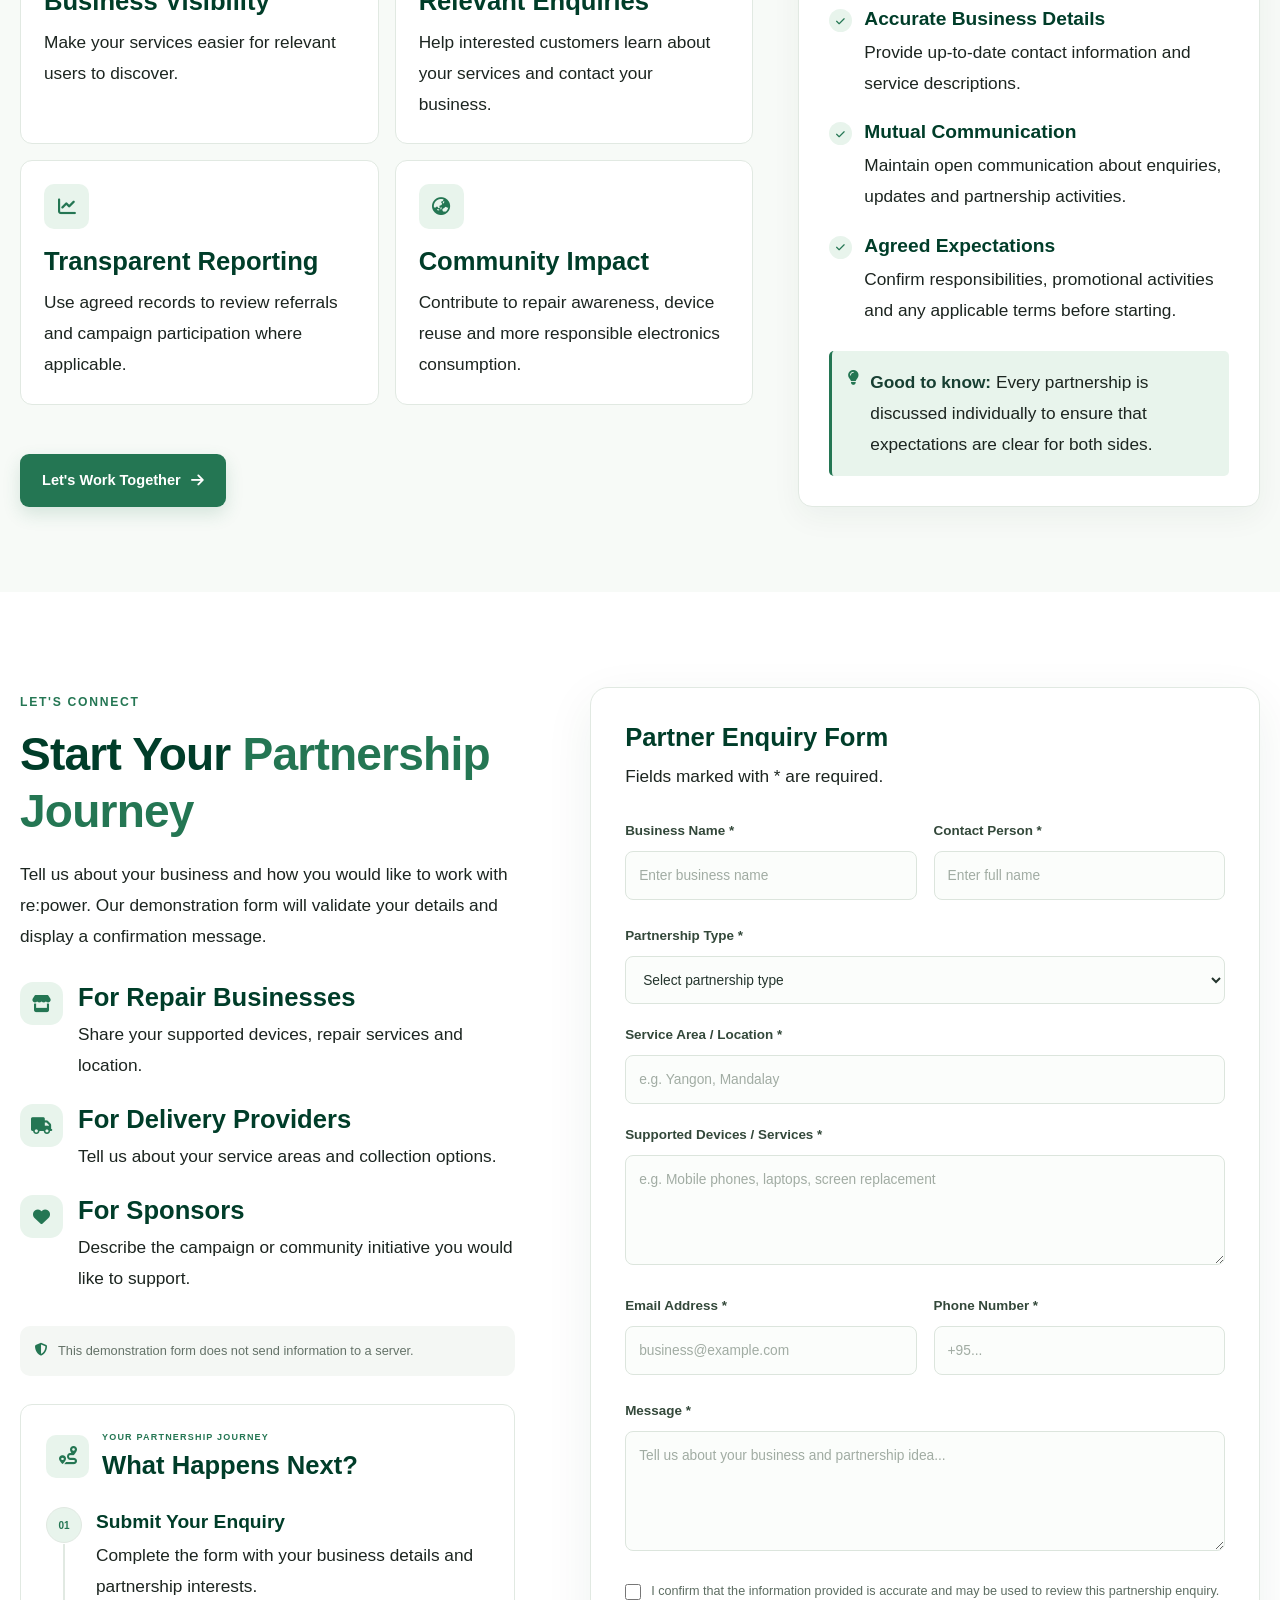
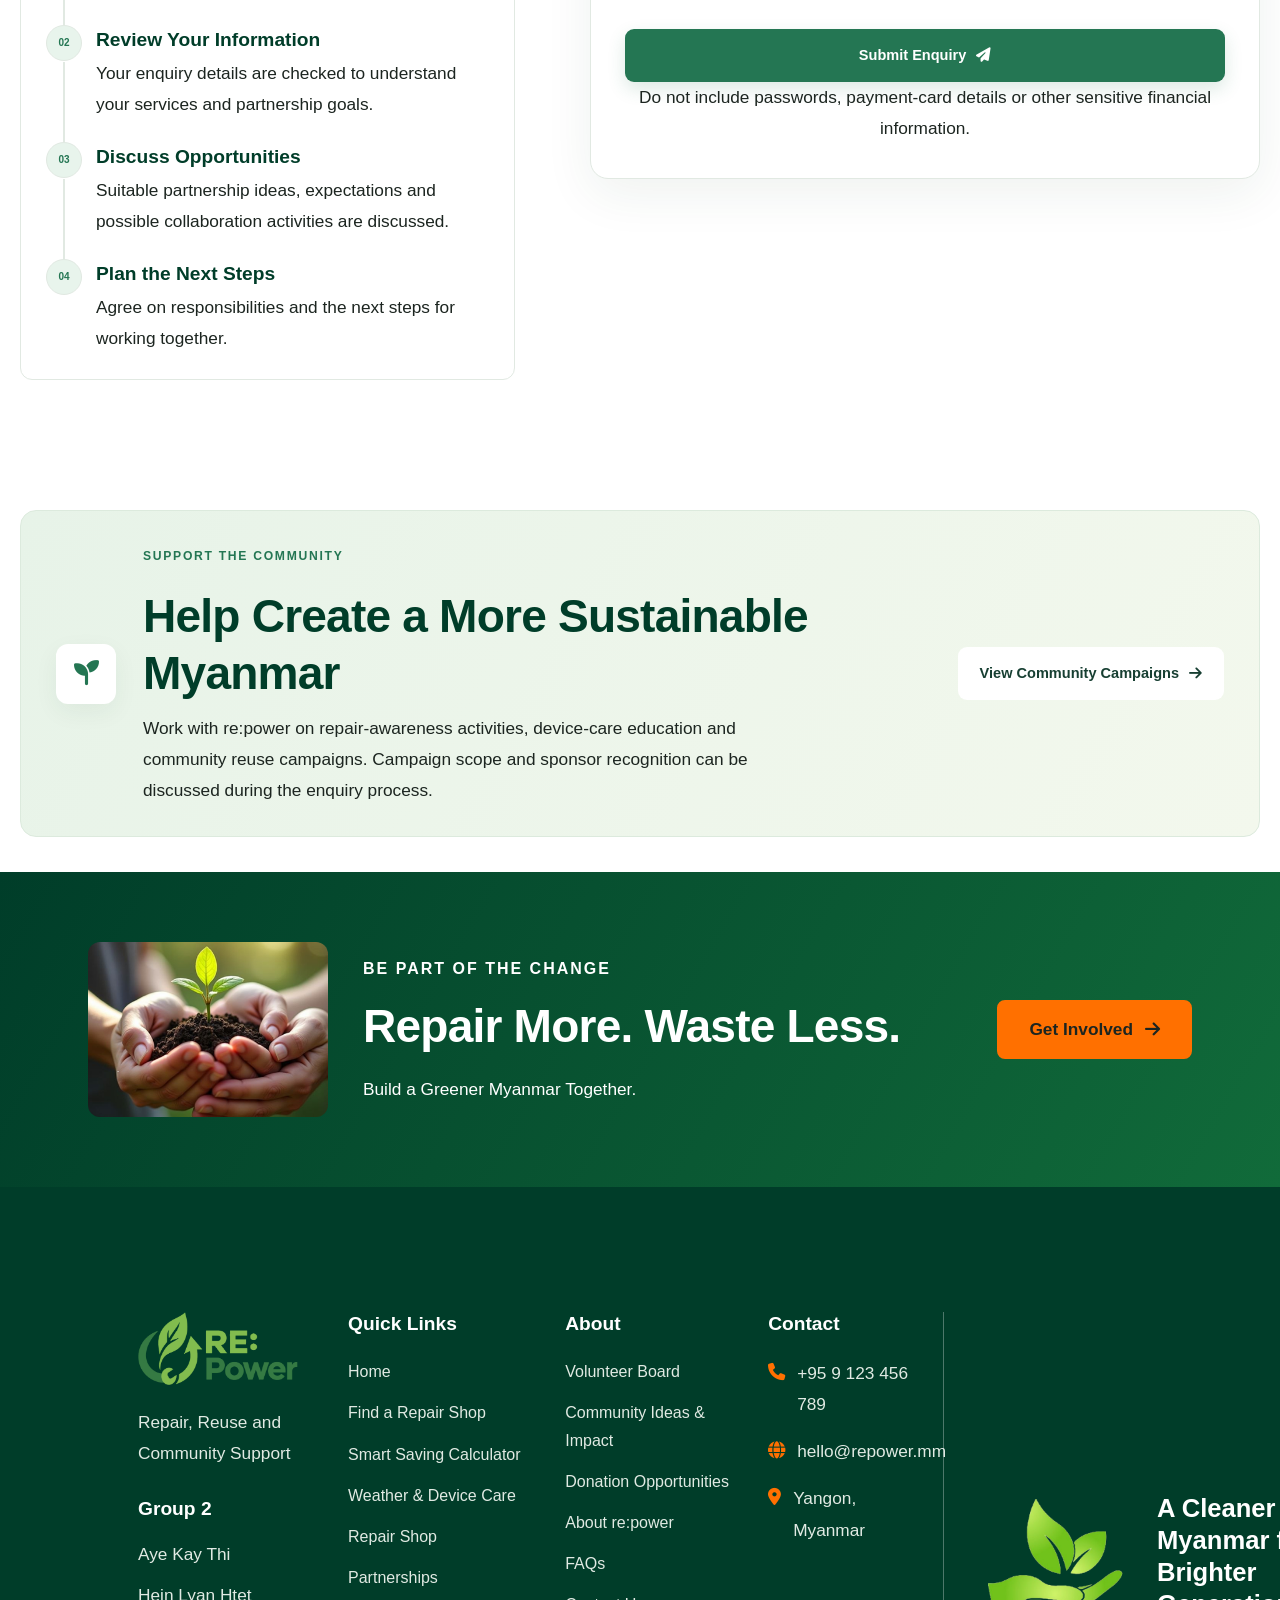
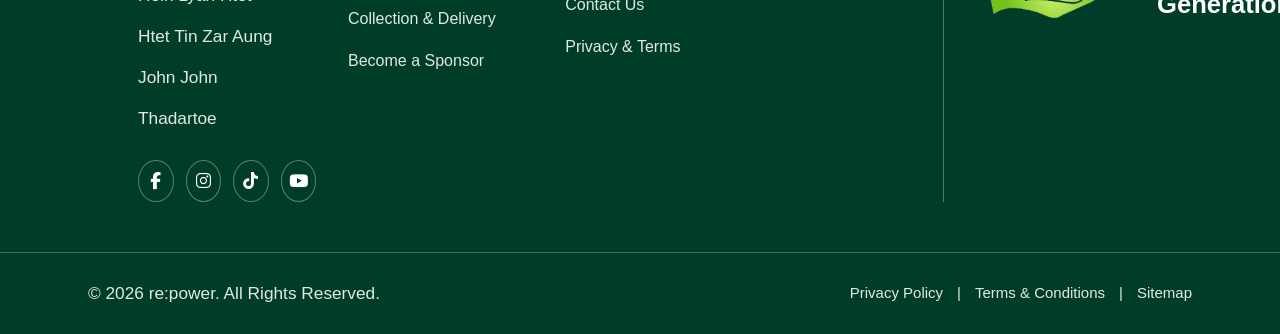
<file: partnerships.html>
<!DOCTYPE html>
<html lang="en">

<head>
    <meta charset="UTF-8">
    <meta name="viewport" content="width=device-width, initial-scale=1.0">

    <meta name="description"
        content="Partner with re:power to support electronics repair, device collection, delivery services, community campaigns and sustainable electronics reuse in Myanmar.">

    <meta name="theme-color" content="#159A9C">

    <title>Business Partnerships | re:power</title>

    <link
        rel="stylesheet"
        href="https://cdnjs.cloudflare.com/ajax/libs/font-awesome/6.5.2/css/all.min.css">

    <link rel="stylesheet" href="assets/css/style.css">

    <link rel="stylesheet" href="assets/css/partnerships.css">
</head>

<body>

    

    <header class="header">
        <div class="container navbar">

            <a href="index.html" class="logo-area">
                <img
                    src="assets/images/re-power-logo.png"
                    alt="re:power logo"
                    class="logo-image">

                <span class="logo-tagline">
                    Repair, Reuse and Community Support
                </span>
            </a>

            <button
                type="button"
                class="menu-toggle"
                id="menuToggle"
                aria-label="Toggle navigation"
                aria-controls="navigation"
                aria-expanded="false">

                <span></span>
                <span></span>
                <span></span>

            </button>

            <nav class="navigation" id="navigation">

                <a href="index.html" class="nav-link">Home</a>

                <a href="repair-shops.html" class="nav-link ">
                    Find a Repair Shop
                </a>
                <a href="collection-delivery.html" class="nav-link">
                    Collection & Delivery
                </a>
                <a href="weather-device-care.html" class="nav-link">
                            Weather & Device Care
                </a>
                <a href="community.html" class="nav-link">
                            Community & Donations
                        </a>


                <!-- ABOUT DROPDOWN -->
                <div class="nav-dropdown">
                    

                    <button
                        type="button"
                        class="nav-link nav-dropdown-toggle active"
                        aria-expanded="false"
                        aria-haspopup="true">

                        About
                        <i class="fas fa-chevron-down"></i>

                    </button>

                    <div class="nav-dropdown-menu">

                        

                        <a href="about.html">
                            <i class="fas fa-circle-info"></i>
                            About & Trust
                        </a>

                        <a href="partnerships.html">
                            <i class="fas fa-handshake"></i>
                            Business Partnerships
                        </a>

                    </div>

                </div>

            </nav>

            <div class="header-actions">

                <div class="header-search-wrapper">

                    <button
                        type="button"
                        class="header-search"
                        id="headerSearchToggle"
                        aria-label="Open search"
                        aria-expanded="false">

                        <i class="fas fa-search"></i>

                    </button>

                    <div class="header-search-panel" id="headerSearchPanel">

                        <div class="header-search-input-wrapper">

                            <i class="fas fa-search"></i>

                            <input
                                type="search"
                                id="headerSearchInput"
                                placeholder="Search pages, services..."
                                autocomplete="off"
                                aria-label="Search website">

                            <button
                                type="button"
                                id="headerSearchClose"
                                aria-label="Close search">

                                <i class="fas fa-times"></i>

                            </button>

                        </div>

                        <div
                            class="header-search-suggestions"
                            id="headerSearchSuggestions">

                            <p class="search-suggestion-heading">
                                QUICK LINKS
                            </p>

                            <div id="headerSearchResults"></div>

                        </div>

                    </div>

                </div>

                <a href="contact.html" class="btn btn-support">
                    <span>Get Support</span>
                    <i class="fas fa-headset" aria-hidden="true"></i>
                </a>

            </div>

        </div>
    </header>


    

    <main class="partnerships-page">

        

        <section class="partnership-hero">

            <div class="partnership-container partnership-hero-grid">

                <div class="partnership-hero-content">

                    <span class="partnership-eyebrow">
                        <i class="fas fa-handshake" aria-hidden="true"></i>
                        PARTNER WITH RE:POWER
                    </span>

                    <h1>
                        Grow Your Business with
                        <span>re:power.</span>
                    </h1>

                    <p>
                        Connect your business with people who want to repair,
                        reuse and care for their electronics. Join our community
                        of repair shops, delivery providers and campaign sponsors.
                    </p>

                    <div class="partnership-hero-actions">

                        <a
                            href="#partner-enquiry"
                            class="partnership-btn partnership-btn-primary">

                            Become a Partner
                            <i class="fas fa-arrow-right" aria-hidden="true"></i>

                        </a>

                        <a
                            href="repair-shops.html"
                            class="partnership-btn partnership-btn-outline">

                            Find a Repair Shop

                        </a>

                    </div>

                    <div class="partnership-hero-note">

                        <i class="fas fa-leaf" aria-hidden="true"></i>

                        Supporting repair, reuse and a more sustainable Myanmar.

                    </div>

                </div>


                <div class="partnership-hero-visual">

                    <div class="partnership-visual-circle"></div>

                    <div class="partnership-visual-card partnership-visual-card-main">

                        <div class="partnership-visual-icon">
                            <i class="fas fa-store" aria-hidden="true"></i>
                        </div>

                        <h3>Local Businesses</h3>

                        <p>
                            Get discovered by relevant customers.
                        </p>

                    </div>

                    <div class="partnership-visual-card partnership-visual-card-small">

                        <i class="fas fa-truck-fast" aria-hidden="true"></i>

                        <span>Delivery Partners</span>

                    </div>

                    <div class="partnership-visual-card partnership-visual-card-bottom">

                        <i class="fas fa-hand-holding-heart" aria-hidden="true"></i>

                        <span>Community Impact</span>

                    </div>

                    <div class="partnership-floating-icon partnership-floating-icon-one">
                        <i class="fas fa-screwdriver-wrench" aria-hidden="true"></i>
                    </div>

                    <div class="partnership-floating-icon partnership-floating-icon-two">
                        <i class="fas fa-seedling" aria-hidden="true"></i>
                    </div>

                </div>

            </div>

        </section>


        

        <section class="partnership-intro">

            <div class="partnership-container partnership-centered">

                <span class="partnership-section-label">
                    WORKING TOGETHER
                </span>

                <h2>
                    Better Connections.
                    <span>Longer-Lasting Devices.</span>
                </h2>

                <p>
                    re:power helps users discover electronics repair services
                    and supports businesses that contribute to repair, reuse
                    and responsible device care. Our partnership opportunities
                    are designed to create clear processes and mutually agreed terms.
                </p>

            </div>

        </section>


        

        <section
            class="partnership-types"
            id="partnership-types">

            <div class="partnership-container">

                <div class="partnership-section-heading">

                    <div>

                        <span class="partnership-section-label">
                            OUR PARTNERSHIPS
                        </span>

                        <h2>
                            Choose How You
                            <span>Work With Us</span>
                        </h2>

                    </div>

                    <p>
                        Whether you repair devices, provide delivery services
                        or support community campaigns, there is a partnership
                        opportunity for your business.
                    </p>

                </div>


                <div class="partnership-type-grid">

                    <!-- REPAIR SHOP PARTNER -->

                    <article class="partnership-type-card">

                        <div class="partnership-card-icon repair-icon">
                            <i class="fas fa-screwdriver-wrench" aria-hidden="true"></i>
                        </div>

                        <span class="partnership-card-number">
                            01 / REPAIR SERVICES
                        </span>

                        <h3>Repair Shop Partner</h3>

                        <p>
                            Help customers find your repair business based on
                            their device, location, repair needs and budget.
                        </p>

                        <ul class="partnership-feature-list">

                            <li>
                                <i class="fas fa-check" aria-hidden="true"></i>
                                Business listing and contact information
                            </li>

                            <li>
                                <i class="fas fa-check" aria-hidden="true"></i>
                                Supported devices and repair services
                            </li>

                            <li>
                                <i class="fas fa-check" aria-hidden="true"></i>
                                Estimated price information
                            </li>

                            <li>
                                <i class="fas fa-check" aria-hidden="true"></i>
                                Referral enquiry opportunities
                            </li>

                        </ul>

                        <a
                            href="#partner-enquiry"
                            class="partnership-text-link"
                            data-enquiry-type="repair">

                            Become a Repair Partner

                            <i class="fas fa-arrow-right" aria-hidden="true"></i>

                        </a>

                    </article>


                    <!-- DELIVERY PARTNER -->

                    <article class="partnership-type-card">

                        <div class="partnership-card-icon delivery-icon">
                            <i class="fas fa-truck-fast" aria-hidden="true"></i>
                        </div>

                        <span class="partnership-card-number">
                            02 / LOGISTICS
                        </span>

                        <h3>Delivery Partner</h3>

                        <p>
                            Support customers and repair businesses with
                            coordinated device collection and return services.
                        </p>

                        <ul class="partnership-feature-list">

                            <li>
                                <i class="fas fa-check" aria-hidden="true"></i>
                                Agreed collection and return arrangements
                            </li>

                            <li>
                                <i class="fas fa-check" aria-hidden="true"></i>
                                Defined delivery service areas
                            </li>

                            <li>
                                <i class="fas fa-check" aria-hidden="true"></i>
                                Transparent delivery fee arrangements
                            </li>

                            <li>
                                <i class="fas fa-check" aria-hidden="true"></i>
                                Clear handling responsibilities
                            </li>

                        </ul>

                        <a
                            href="#partner-enquiry"
                            class="partnership-text-link"
                            data-enquiry-type="delivery">

                            Discuss Delivery Partnership

                            <i class="fas fa-arrow-right" aria-hidden="true"></i>

                        </a>

                    </article>


                    <!-- CAMPAIGN SPONSOR -->

                    <article
                        class="partnership-type-card"
                        id="sponsorship">

                        <div class="partnership-card-icon sponsor-icon">
                            <i class="fas fa-hand-holding-heart" aria-hidden="true"></i>
                        </div>

                        <span class="partnership-card-number">
                            03 / COMMUNITY SUPPORT
                        </span>

                        <h3>Campaign Sponsor</h3>

                        <p>
                            Support practical device-care education, repair
                            awareness, electronics reuse and community initiatives.
                        </p>

                        <ul class="partnership-feature-list">

                            <li>
                                <i class="fas fa-check" aria-hidden="true"></i>
                                Community awareness campaigns
                            </li>

                            <li>
                                <i class="fas fa-check" aria-hidden="true"></i>
                                Device-care educational activities
                            </li>

                            <li>
                                <i class="fas fa-check" aria-hidden="true"></i>
                                Reuse and sustainability initiatives
                            </li>

                            <li>
                                <i class="fas fa-check" aria-hidden="true"></i>
                                Agreed sponsor recognition
                            </li>

                        </ul>

                        <a
                            href="#partner-enquiry"
                            class="partnership-text-link"
                            data-enquiry-type="sponsor">

                            Become a Sponsor

                            <i class="fas fa-arrow-right" aria-hidden="true"></i>

                        </a>

                    </article>

                </div>

            </div>

        </section>


        

        <section
            class="partnership-process"
            id="how-it-works">

            <div class="partnership-container">

                <div class="partnership-centered partnership-process-heading">

                    <span class="partnership-section-label">
                        SIMPLE AND TRANSPARENT
                    </span>

                    <h2>
                        How the
                        <span>Referral Process Works</span>
                    </h2>

                    <p>
                        A clear process helps customers, repair shops and re:power
                        understand their responsibilities.
                    </p>

                </div>


                <div class="partnership-flow">

                    <article class="partnership-flow-step">

                        <div class="partnership-flow-number">01</div>

                        <div class="partnership-flow-icon">
                            <i class="fas fa-magnifying-glass" aria-hidden="true"></i>
                        </div>

                        <h3>Customer Discovers</h3>

                        <p>
                            A customer finds a suitable partner shop through
                            re:power's repair directory.
                        </p>

                    </article>


                    <div class="partnership-flow-connector" aria-hidden="true">
                        <i class="fas fa-arrow-right"></i>
                    </div>


                    <article class="partnership-flow-step">

                        <div class="partnership-flow-number">02</div>

                        <div class="partnership-flow-icon">
                            <i class="fas fa-comments" aria-hidden="true"></i>
                        </div>

                        <h3>Customer Contacts</h3>

                        <p>
                            The customer contacts the shop to discuss the device,
                            issue, estimated price and repair arrangements.
                        </p>

                    </article>


                    <div class="partnership-flow-connector" aria-hidden="true">
                        <i class="fas fa-arrow-right"></i>
                    </div>


                    <article class="partnership-flow-step">

                        <div class="partnership-flow-number">03</div>

                        <div class="partnership-flow-icon">
                            <i class="fas fa-tools" aria-hidden="true"></i>
                        </div>

                        <h3>Repair Is Completed</h3>

                        <p>
                            The shop handles the repair and confirms completion
                            through the agreed process.
                        </p>

                    </article>


                    <div class="partnership-flow-connector" aria-hidden="true">
                        <i class="fas fa-arrow-right"></i>
                    </div>


                    <article class="partnership-flow-step">

                        <div class="partnership-flow-number">04</div>

                        <div class="partnership-flow-icon">
                            <i class="fas fa-file-invoice-dollar" aria-hidden="true"></i>
                        </div>

                        <h3>Referrals Are Reconciled</h3>

                        <p>
                            The parties review eligible referrals and settle
                            any agreed commission according to their agreement.
                        </p>

                    </article>

                </div>


                <div class="partnership-notice">

                    <i class="fas fa-circle-info" aria-hidden="true"></i>

                    <div>

                        <strong>Clear terms, agreed in advance</strong>

                        <p>
                            Referral eligibility, commission rates, payment timing,
                            reporting and responsibilities must be agreed separately.
                            Listing a business does not automatically guarantee
                            referrals, sales or a specific income.
                        </p>

                    </div>

                </div>

            </div>

        </section>


        

        <section class="partnership-benefits">

            <div class="partnership-container partnership-benefits-layout">

                <!-- LEFT SIDE: BENEFITS -->

                <div class="partnership-benefits-left">

                    <div class="partnership-benefits-heading">

                        <span class="partnership-section-label">
                            WHY PARTNER WITH RE:POWER?
                        </span>

                        <h2>
                            Build Connections That
                            <span>Matter</span>
                        </h2>

                        <p>
                            Our partnership approach focuses on useful connections,
                            transparent communication and positive community impact.
                        </p>

                    </div>


                    <div class="partnership-benefits-list">

                        <article class="partnership-benefit-item">

                            <div class="partnership-benefit-icon">
                                <i class="fas fa-eye" aria-hidden="true"></i>
                            </div>

                            <h3>Business Visibility</h3>

                            <p>
                                Make your services easier for relevant users to discover.
                            </p>

                        </article>


                        <article class="partnership-benefit-item">

                            <div class="partnership-benefit-icon">
                                <i class="fas fa-user-group" aria-hidden="true"></i>
                            </div>

                            <h3>Relevant Enquiries</h3>

                            <p>
                                Help interested customers learn about your services
                                and contact your business.
                            </p>

                        </article>


                        <article class="partnership-benefit-item">

                            <div class="partnership-benefit-icon">
                                <i class="fas fa-chart-line" aria-hidden="true"></i>
                            </div>

                            <h3>Transparent Reporting</h3>

                            <p>
                                Use agreed records to review referrals and campaign
                                participation where applicable.
                            </p>

                        </article>


                        <article class="partnership-benefit-item">

                            <div class="partnership-benefit-icon">
                                <i class="fas fa-earth-asia" aria-hidden="true"></i>
                            </div>

                            <h3>Community Impact</h3>

                            <p>
                                Contribute to repair awareness, device reuse and
                                more responsible electronics consumption.
                            </p>

                        </article>

                    </div>


                    <a
                        href="#partner-enquiry"
                        class="partnership-btn partnership-btn-primary">

                        Let's Work Together

                        <i class="fas fa-arrow-right" aria-hidden="true"></i>

                    </a>

                </div>


                <!-- RIGHT SIDE: IMPORTANT INFORMATION -->

                <aside class="partnership-important-info">

                    <div class="partnership-info-heading">

                        <span class="partnership-info-icon">
                            <i class="fas fa-circle-info" aria-hidden="true"></i>
                        </span>

                        <div>

                            <span class="partnership-info-label">
                                BEFORE YOU PARTNER
                            </span>

                            <h3>Important Information</h3>

                        </div>

                    </div>


                    <p class="partnership-info-intro">
                        A successful partnership starts with clear expectations
                        and good communication.
                    </p>


                    <div class="partnership-info-item">

                        <span class="partnership-info-check">
                            <i class="fas fa-check" aria-hidden="true"></i>
                        </span>

                        <div>

                            <h4>Clear Partnership Goals</h4>

                            <p>
                                Discuss your business objectives and how we can
                                work together effectively.
                            </p>

                        </div>

                    </div>


                    <div class="partnership-info-item">

                        <span class="partnership-info-check">
                            <i class="fas fa-check" aria-hidden="true"></i>
                        </span>

                        <div>

                            <h4>Accurate Business Details</h4>

                            <p>
                                Provide up-to-date contact information and
                                service descriptions.
                            </p>

                        </div>

                    </div>


                    <div class="partnership-info-item">

                        <span class="partnership-info-check">
                            <i class="fas fa-check" aria-hidden="true"></i>
                        </span>

                        <div>

                            <h4>Mutual Communication</h4>

                            <p>
                                Maintain open communication about enquiries,
                                updates and partnership activities.
                            </p>

                        </div>

                    </div>


                    <div class="partnership-info-item">

                        <span class="partnership-info-check">
                            <i class="fas fa-check" aria-hidden="true"></i>
                        </span>

                        <div>

                            <h4>Agreed Expectations</h4>

                            <p>
                                Confirm responsibilities, promotional activities
                                and any applicable terms before starting.
                            </p>

                        </div>

                    </div>


                    <div class="partnership-info-note">

                        <i class="fas fa-lightbulb" aria-hidden="true"></i>

                        <p>
                            <strong>Good to know:</strong>
                            Every partnership is discussed individually to ensure
                            that expectations are clear for both sides.
                        </p>

                    </div>

                </aside>

            </div>

        </section>


        

        <section
            class="partnership-enquiry"
            id="partner-enquiry">

            <div class="partnership-container partnership-enquiry-grid">


                <!-- LEFT SIDE: ENQUIRY INFORMATION -->

                <div class="partnership-enquiry-info">

                    <span class="partnership-section-label">
                        LET'S CONNECT
                    </span>

                    <h2>
                        Start Your
                        <span>Partnership Journey</span>
                    </h2>

                    <p>
                        Tell us about your business and how you would like to work
                        with re:power. Our demonstration form will validate your
                        details and display a confirmation message.
                    </p>


                    <div class="partnership-contact-point">

                        <i class="fas fa-store" aria-hidden="true"></i>

                        <div>

                            <h3>For Repair Businesses</h3>

                            <p>
                                Share your supported devices, repair services and location.
                            </p>

                        </div>

                    </div>


                    <div class="partnership-contact-point">

                        <i class="fas fa-truck" aria-hidden="true"></i>

                        <div>

                            <h3>For Delivery Providers</h3>

                            <p>
                                Tell us about your service areas and collection options.
                            </p>

                        </div>

                    </div>


                    <div class="partnership-contact-point">

                        <i class="fas fa-heart" aria-hidden="true"></i>

                        <div>

                            <h3>For Sponsors</h3>

                            <p>
                                Describe the campaign or community initiative
                                you would like to support.
                            </p>

                        </div>

                    </div>


                    <div class="partnership-form-disclaimer">

                        <i class="fas fa-shield-halved" aria-hidden="true"></i>

                        This demonstration form does not send information to a server.

                    </div>


                    <!-- WHAT HAPPENS NEXT -->

                    <div class="partnership-next-steps">

                        <div class="partnership-next-heading">

                            <span class="partnership-next-icon">
                                <i class="fas fa-route" aria-hidden="true"></i>
                            </span>

                            <div>

                                <span class="partnership-next-label">
                                    YOUR PARTNERSHIP JOURNEY
                                </span>

                                <h3>What Happens Next?</h3>

                            </div>

                        </div>


                        <div class="partnership-timeline">

                            <div class="partnership-timeline-item">

                                <span class="partnership-timeline-number">
                                    01
                                </span>

                                <div>

                                    <h4>Submit Your Enquiry</h4>

                                    <p>
                                        Complete the form with your business details
                                        and partnership interests.
                                    </p>

                                </div>

                            </div>


                            <div class="partnership-timeline-item">

                                <span class="partnership-timeline-number">
                                    02
                                </span>

                                <div>

                                    <h4>Review Your Information</h4>

                                    <p>
                                        Your enquiry details are checked to understand
                                        your services and partnership goals.
                                    </p>

                                </div>

                            </div>


                            <div class="partnership-timeline-item">

                                <span class="partnership-timeline-number">
                                    03
                                </span>

                                <div>

                                    <h4>Discuss Opportunities</h4>

                                    <p>
                                        Suitable partnership ideas, expectations and
                                        possible collaboration activities are discussed.
                                    </p>

                                </div>

                            </div>


                            <div class="partnership-timeline-item">

                                <span class="partnership-timeline-number">
                                    04
                                </span>

                                <div>

                                    <h4>Plan the Next Steps</h4>

                                    <p>
                                        Agree on responsibilities and the next steps
                                        for working together.
                                    </p>

                                </div>

                            </div>

                        </div>

                    </div>

                </div>


                <!-- RIGHT SIDE: ENQUIRY FORM -->

                <div class="partnership-form-card">

                    <div class="partnership-form-heading">

                        <h3>Partner Enquiry Form</h3>

                        <p>Fields marked with * are required.</p>

                    </div>


                    <form
                        id="partnershipEnquiryForm"
                        novalidate>

                        <!-- BUSINESS NAME AND CONTACT PERSON -->

                        <div class="partnership-form-row">

                            <div class="partnership-form-group">

                                <label for="partnerBusinessName">
                                    Business Name *
                                </label>

                                <input
                                    type="text"
                                    id="partnerBusinessName"
                                    name="businessName"
                                    placeholder="Enter business name"
                                    autocomplete="organization"
                                    required>

                                <small class="partnership-field-error"></small>

                            </div>


                            <div class="partnership-form-group">

                                <label for="partnerContactPerson">
                                    Contact Person *
                                </label>

                                <input
                                    type="text"
                                    id="partnerContactPerson"
                                    name="contactPerson"
                                    placeholder="Enter full name"
                                    autocomplete="name"
                                    required>

                                <small class="partnership-field-error"></small>

                            </div>

                        </div>


                        <!-- PARTNERSHIP TYPE -->

                        <div class="partnership-form-group">

                            <label for="partnerType">
                                Partnership Type *
                            </label>

                            <select
                                id="partnerType"
                                name="partnerType"
                                required>

                                <option value="">
                                    Select partnership type
                                </option>

                                <option value="repair">
                                    Repair Shop Partner
                                </option>

                                <option value="delivery">
                                    Delivery Provider
                                </option>

                                <option value="sponsor">
                                    Campaign Sponsor
                                </option>

                            </select>

                            <small class="partnership-field-error"></small>

                        </div>


                        <!-- SERVICE AREA -->

                        <div class="partnership-form-group">

                            <label for="partnerServiceArea">
                                Service Area / Location *
                            </label>

                            <input
                                type="text"
                                id="partnerServiceArea"
                                name="serviceArea"
                                placeholder="e.g. Yangon, Mandalay"
                                autocomplete="address-level2"
                                required>

                            <small class="partnership-field-error"></small>

                        </div>


                        <!-- SUPPORTED SERVICES -->

                        <div
                            class="partnership-form-group"
                            id="partnerServicesGroup">

                            <label for="partnerServices">
                                Supported Devices / Services *
                            </label>

                            <textarea
                                id="partnerServices"
                                name="services"
                                rows="3"
                                placeholder="e.g. Mobile phones, laptops, screen replacement"
                                required></textarea>

                            <small class="partnership-field-error"></small>

                        </div>


                        <!-- EMAIL AND PHONE -->

                        <div class="partnership-form-row">

                            <div class="partnership-form-group">

                                <label for="partnerEmail">
                                    Email Address *
                                </label>

                                <input
                                    type="email"
                                    id="partnerEmail"
                                    name="email"
                                    placeholder="business@example.com"
                                    autocomplete="email"
                                    required>

                                <small class="partnership-field-error"></small>

                            </div>


                            <div class="partnership-form-group">

                                <label for="partnerPhone">
                                    Phone Number *
                                </label>

                                <input
                                    type="tel"
                                    id="partnerPhone"
                                    name="phone"
                                    placeholder="+95..."
                                    autocomplete="tel"
                                    required>

                                <small class="partnership-field-error"></small>

                            </div>

                        </div>


                        <!-- MESSAGE -->

                        <div class="partnership-form-group">

                            <label for="partnerMessage">
                                Message *
                            </label>

                            <textarea
                                id="partnerMessage"
                                name="message"
                                rows="4"
                                placeholder="Tell us about your business and partnership idea..."
                                required></textarea>

                            <small class="partnership-field-error"></small>

                        </div>


                        <!-- CONSENT -->

                        <label class="partnership-checkbox-label">

                            <input
                                type="checkbox"
                                id="partnerConsent"
                                name="consent"
                                required>

                            <span>
                                I confirm that the information provided is accurate
                                and may be used to review this partnership enquiry.
                            </span>

                        </label>


                        <div
                            class="partnership-consent-error"
                            id="partnerConsentError"
                            aria-live="polite">
                        </div>


                        <!-- SUBMIT BUTTON -->

                        <button
                            type="submit"
                            class="partnership-btn partnership-btn-primary partnership-submit-btn">

                            Submit Enquiry

                            <i class="fas fa-paper-plane" aria-hidden="true"></i>

                        </button>


                        <p class="partnership-form-privacy">
                            Do not include passwords, payment-card details or other
                            sensitive financial information.
                        </p>


                        <!-- SUCCESS MESSAGE -->

                        <div
                            class="partnership-form-success"
                            id="partnershipFormSuccess"
                            role="status"
                            aria-live="polite"
                            hidden>

                            <i class="fas fa-circle-check" aria-hidden="true"></i>

                            <div>

                                <strong>Demo enquiry completed!</strong>

                                <p>
                                    Your form passed the demonstration validation.
                                    No information has been sent or saved.
                                </p>

                            </div>

                        </div>

                    </form>

                </div>

            </div>

        </section>


        

        <section class="partnership-campaign">

            <div class="partnership-container partnership-campaign-inner">

                <div class="partnership-campaign-icon">
                    <i class="fas fa-seedling" aria-hidden="true"></i>
                </div>

                <div class="partnership-campaign-content">

                    <span class="partnership-section-label">
                        SUPPORT THE COMMUNITY
                    </span>

                    <h2>
                        Help Create a More Sustainable Myanmar
                    </h2>

                    <p>
                        Work with re:power on repair-awareness activities,
                        device-care education and community reuse campaigns.
                        Campaign scope and sponsor recognition can be discussed
                        during the enquiry process.
                    </p>

                </div>

                <a
                    href="community.html"
                    class="partnership-btn partnership-btn-light">

                    View Community Campaigns

                    <i class="fas fa-arrow-right" aria-hidden="true"></i>

                </a>

            </div>

        </section>


        

        <section class="repair-cta">

            <div class="container repair-cta-content">

                <div class="repair-cta-image">

                    <img
                        src="assets/images/community-volunteer.jpg"
                        alt="Volunteers working together to repair electronic devices"
                        loading="lazy">

                </div>


                <div class="repair-cta-text">

                    <span class="eyebrow">
                        Be Part of the Change
                    </span>

                    <h2>Repair More. Waste Less.</h2>

                    <p>
                        Build a Greener Myanmar Together.
                    </p>

                </div>


                <div class="repair-cta-action">

                    <a href="community.html" class="btn btn-orange">

                        Get Involved

                        <i class="fas fa-arrow-right" aria-hidden="true"></i>

                    </a>

                </div>

            </div>

        </section>

    </main>


    

    <footer class="footer">

        <div class="container footer-main">

            <!-- FOOTER BRAND -->

            <div class="footer-brand">

                <a href="index.html" class="footer-logo">

                    <img
                        src="assets/images/re-power-logo.png"
                        alt="re:power logo"
                        loading="lazy">

                </a>

                <p class="footer-tagline">
                    Repair, Reuse and Community Support
                </p>


                <div class="footer-group">

                    <h4>Group 2</h4>

                    <p>Aye Kay Thi</p>
                    <p>Hein Lyan Htet</p>
                    <p>Htet Tin Zar Aung</p>
                    <p>John John</p>
                    <p>Thadartoe</p>

                </div>


                <div class="footer-social">

                    <div class="social-links">

                        <a href="https://www.facebook.com/" aria-label="Facebook">
                            <i class="fab fa-facebook-f" aria-hidden="true"></i>
                        </a>

                        <a href="https://www.instagram.com/" aria-label="Instagram">
                            <i class="fab fa-instagram" aria-hidden="true"></i>
                        </a>

                        <a href="https://www.tiktok.com/" aria-label="TikTok">
                            <i class="fab fa-tiktok" aria-hidden="true"></i>
                        </a>

                        <a href="https://www.youtube.com/" aria-label="YouTube">
                            <i class="fab fa-youtube" aria-hidden="true"></i>
                        </a>

                    </div>

                </div>

            </div>


            <!-- QUICK LINKS -->

            <div class="footer-column">

                <h4>Quick Links</h4>

                <a href="index.html">Home</a>

                <a href="repair-shops.html">
                    Find a Repair Shop
                </a>

                <a href="index.html#calculator">
                    Smart Saving Calculator
                </a>

                <a href="weather-device-care.html">
                    Weather &amp; Device Care
                </a>

                <a href="repair-shops.html">
                    Repair Shop
                </a>

                <a href="partnerships.html">
                    Partnerships
                </a>

                <a href="collection-delivery.html">
                    Collection &amp; Delivery
                </a>

                <a href="partnerships.html#sponsorship">
                    Become a Sponsor
                </a>

            </div>


            <!-- ABOUT LINKS -->

            <div class="footer-column">

                <h4>About</h4>

                <a href="community.html#volunteer-board">
                    Volunteer Board
                </a>

                <a href="community.html#community-ideas">
                    Community Ideas &amp; Impact
                </a>

                <a href="community.html#donations">
                    Donation Opportunities
                </a>

                <a href="about.html">
                    About re:power
                </a>

                <a href="contact.html#faqs">
                    FAQs
                </a>

                <a href="contact.html">
                    Contact Us
                </a>

                <a href="about.html#privacy">
                    Privacy &amp; Terms
                </a>

            </div>


            <!-- CONTACT DETAILS -->

            <div class="footer-column footer-contact">

                <h4>Contact</h4>

                <p>
                    <i class="fas fa-phone" aria-hidden="true"></i>
                    +95 9 123 456 789
                </p>

                <p>
                    <i class="fas fa-globe" aria-hidden="true"></i>
                    hello@repower.mm
                </p>

                <p>
                    <i class="fas fa-map-marker-alt" aria-hidden="true"></i>
                    Yangon, Myanmar
                </p>

            </div>


            <!-- FOOTER CAMPAIGN -->

            <div class="footer-campaign">

                <img
                    src="assets/images/cleaner-myanmar.jpg"
                    alt="A cleaner and greener Myanmar"
                    loading="lazy">

                <h3>
                    A Cleaner Myanmar for Brighter Generations.
                </h3>

            </div>

        </div>


        <!-- FOOTER BOTTOM -->

        <div class="footer-bottom">

            <div class="container footer-bottom-content">

                <p>
                    &copy; 2026 re:power. All Rights Reserved.
                </p>

                <div class="footer-legal">

                    <a href="about.html#privacy">
                        Privacy Policy
                    </a>

                    <span aria-hidden="true">|</span>

                    <a href="about.html#terms">
                        Terms &amp; Conditions
                    </a>

                    <span aria-hidden="true">|</span>

                    <a href="assets/images/sitemap.jpg">
                        Sitemap
                    </a>

                </div>

            </div>

        </div>

    </footer>


    

    <script src="assets/js/main.js"></script>

</body>
</html>
</file>
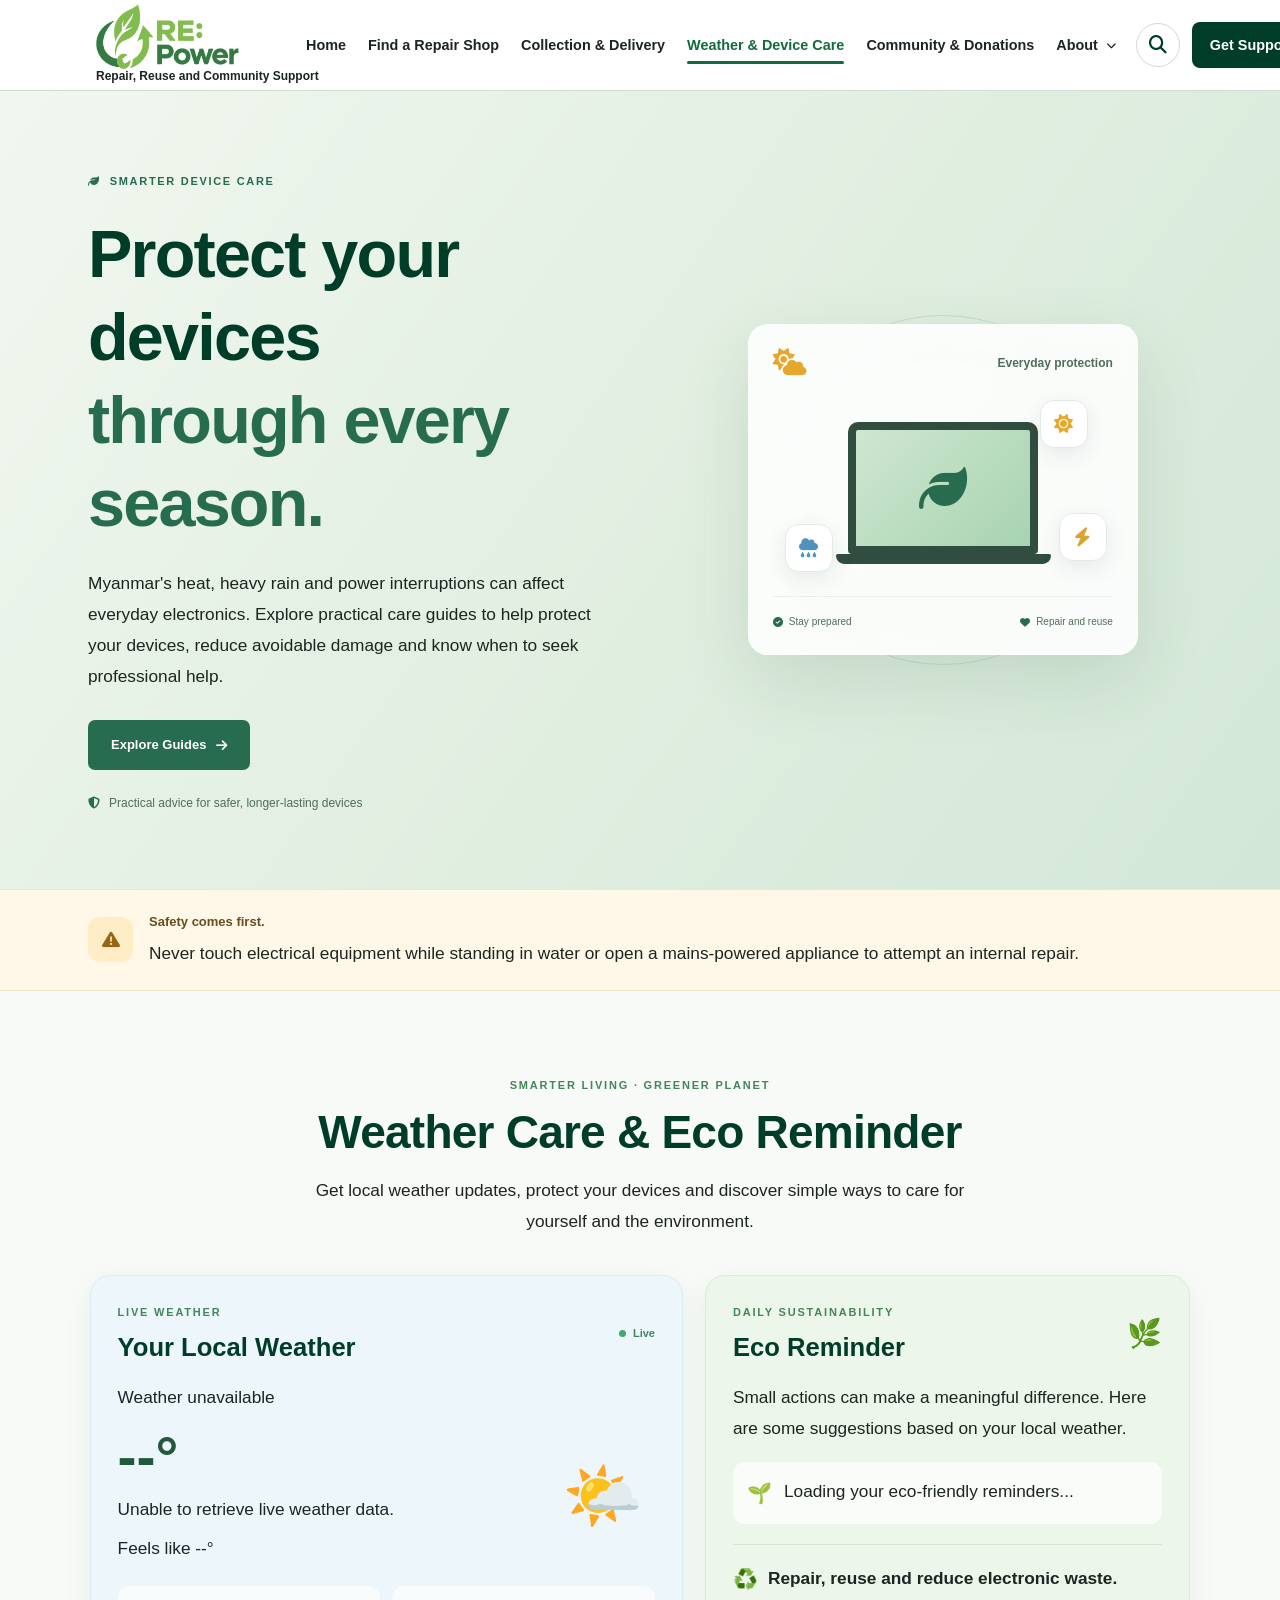
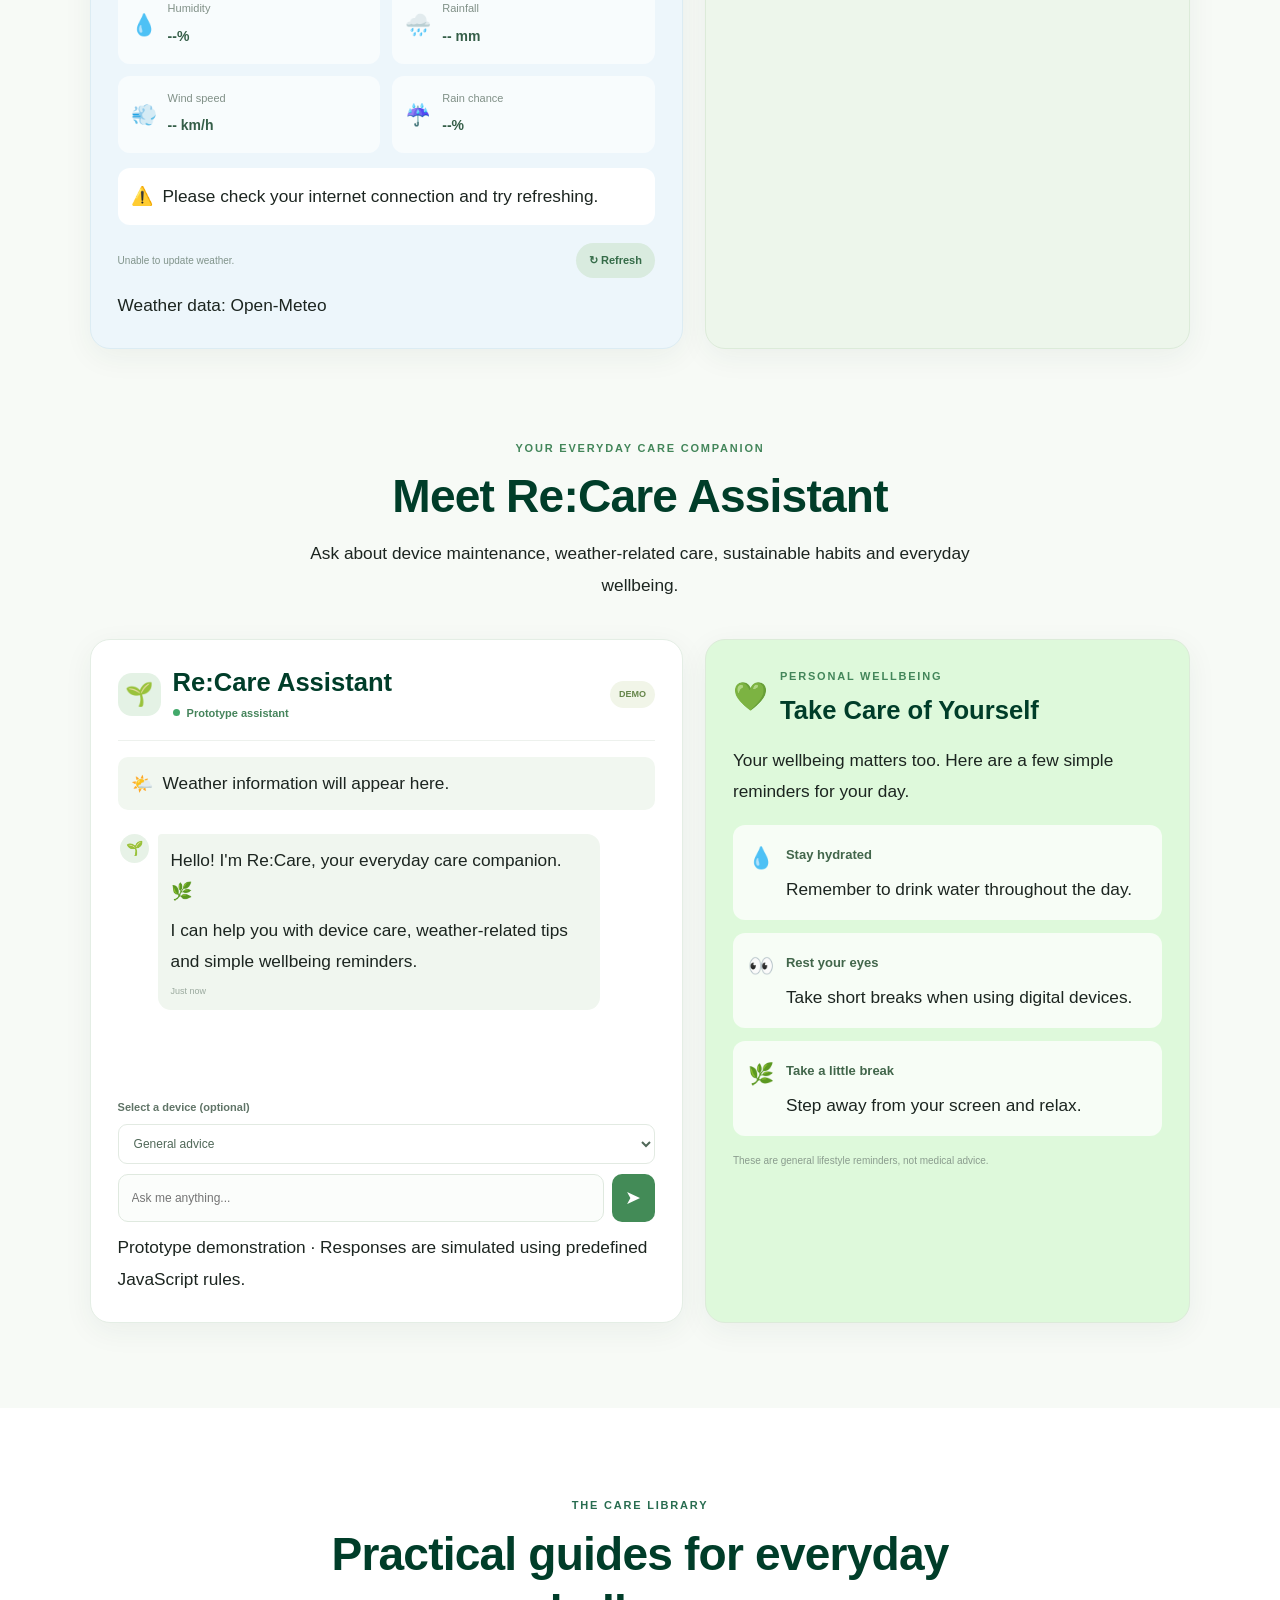
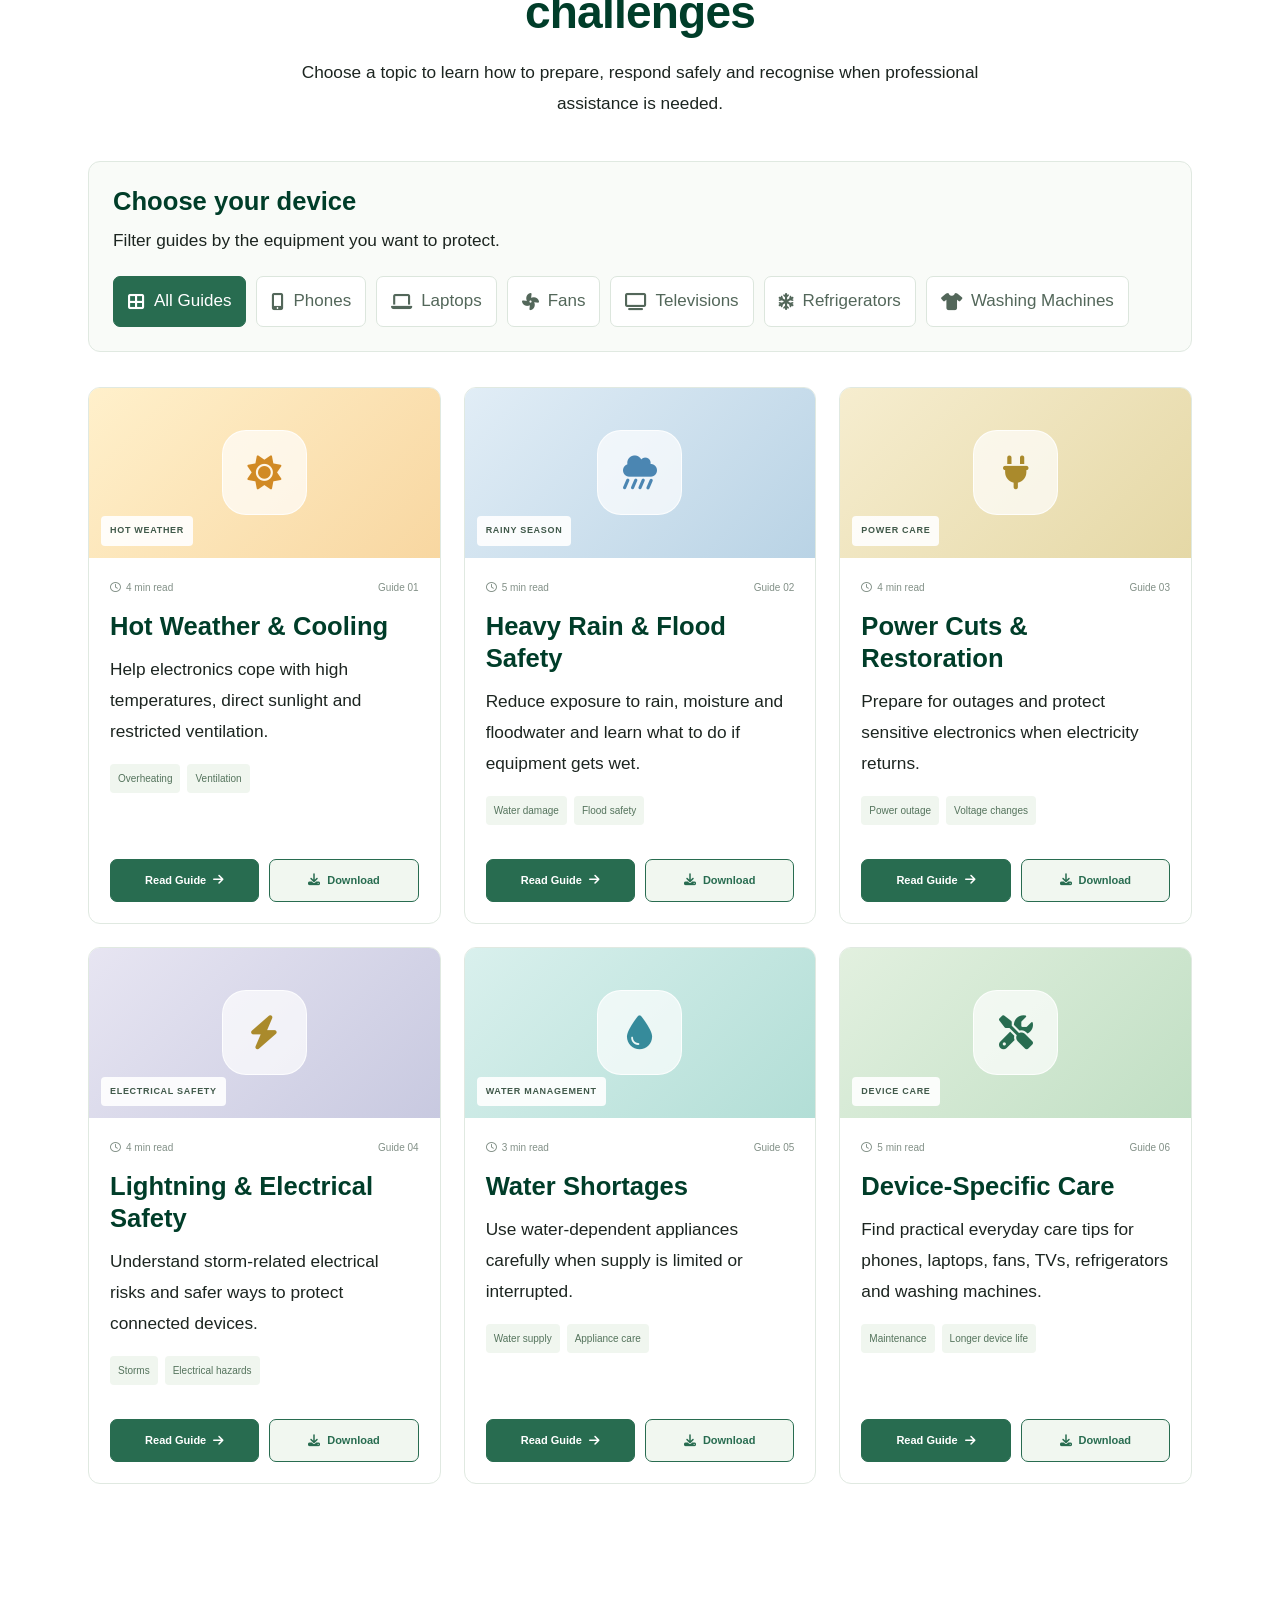
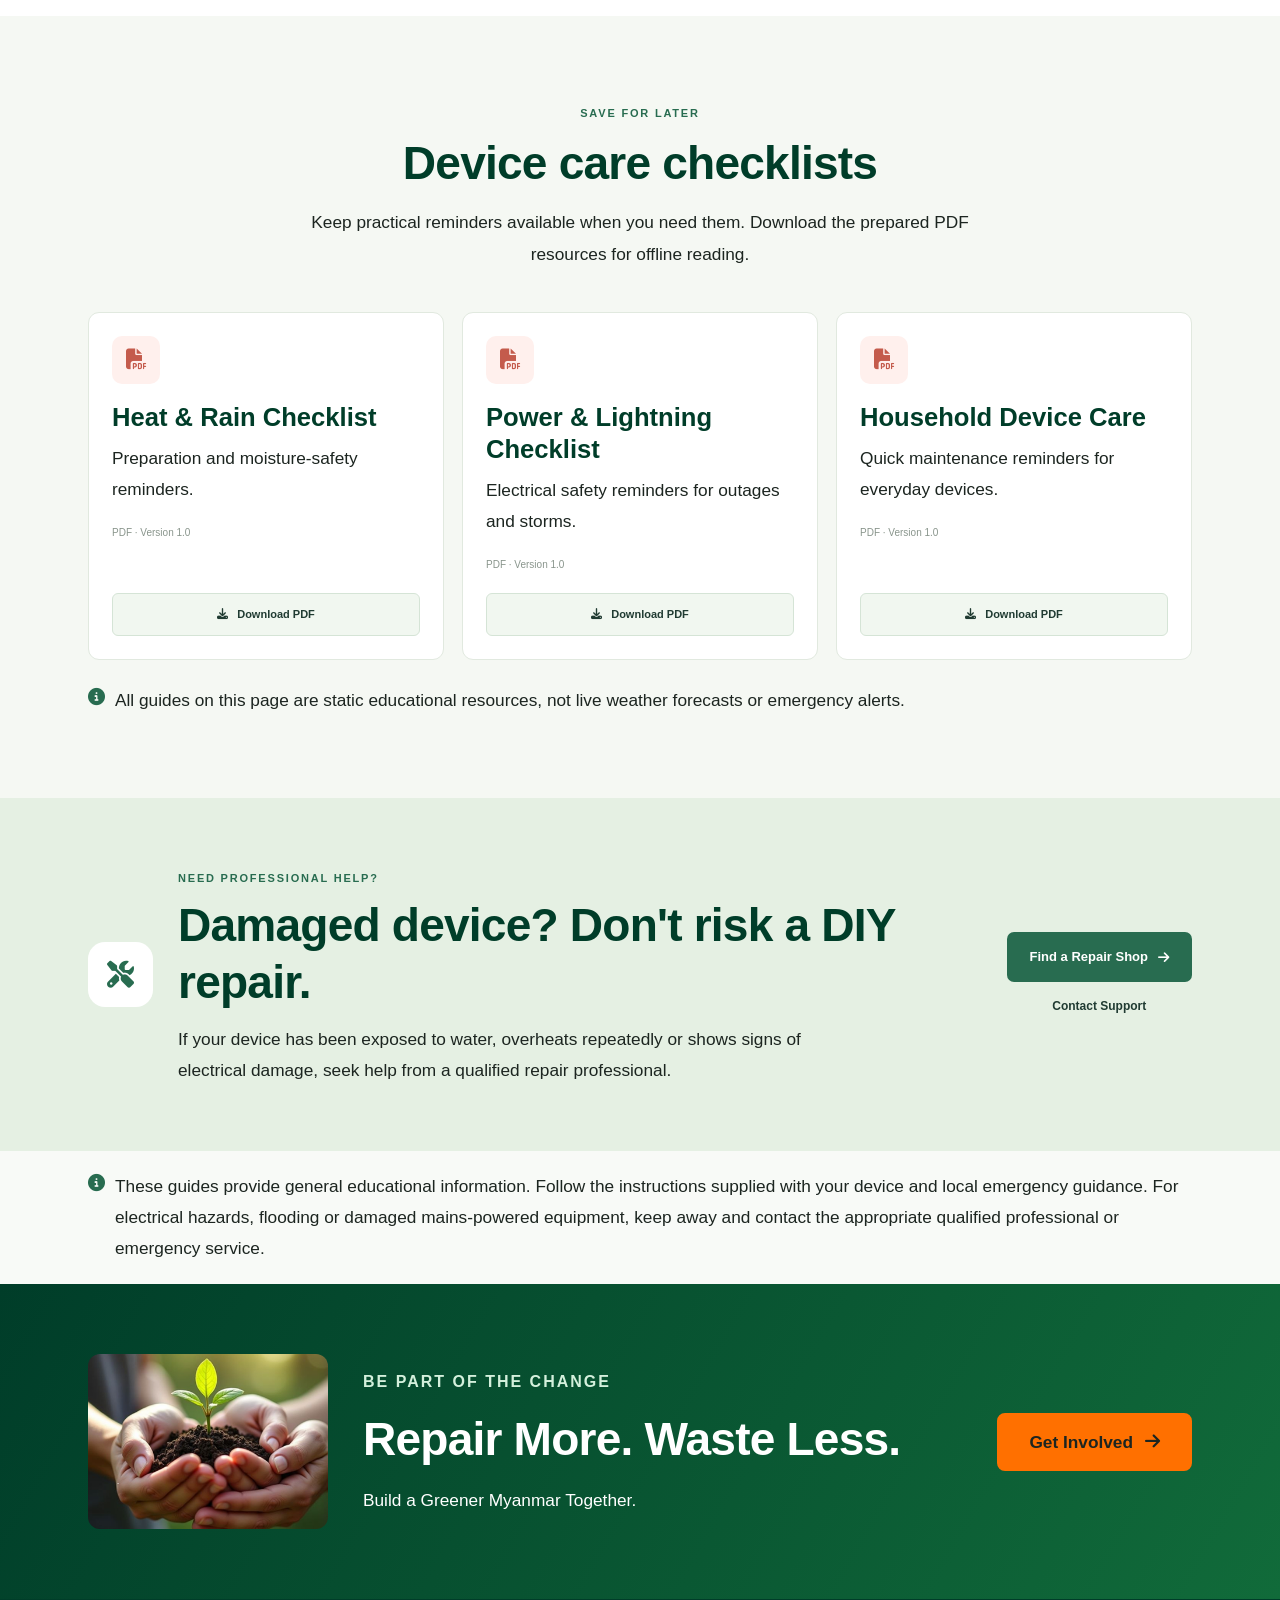
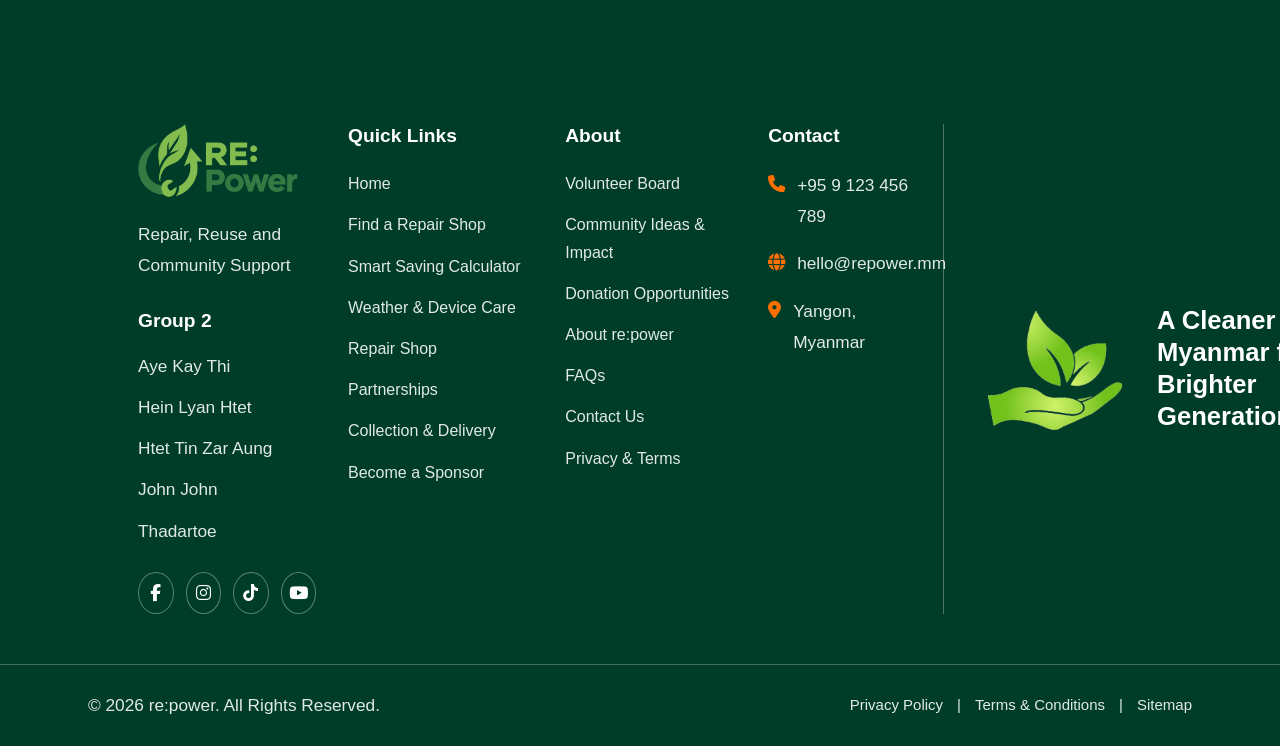
<file: weather-device-care.html>
<!DOCTYPE html>
<html lang="en">

<head>
    <meta charset="UTF-8">
    <meta name="viewport" content="width=device-width, initial-scale=1.0">

    <meta name="description"
        content="Discover practical device care and electrical safety guides for Myanmar's hot weather, heavy rain, flooding, lightning and power interruptions.">

    <title>Weather & Device Care | re:power</title>

    <link rel="stylesheet"
        href="https://cdnjs.cloudflare.com/ajax/libs/font-awesome/6.5.2/css/all.min.css">

    <link rel="stylesheet" href="assets/css/style.css">

    <link rel="stylesheet" href="assets/css/weather-device-care.css">
    
</head>

<body>

    <header class="header">
        <div class="container navbar">

            <a href="index.html" class="logo-area">
                <img src="assets/images/re-power-logo.png" alt="re:power Logo" class="logo-image">
                <span class="logo-tagline">Repair, Reuse and Community Support</span>
            </a>

            <button class="menu-toggle" id="menuToggle"
                aria-label="Toggle navigation" aria-expanded="false">
                <span></span>
                <span></span>
                <span></span>
            </button>

            <nav class="navigation" id="navigation">

                <a href="index.html" class="nav-link">Home</a>

                <a href="repair-shops.html" class="nav-link ">
                    Find a Repair Shop
                </a>
                <a href="collection-delivery.html" class="nav-link">
                    Collection & Delivery
                </a>
                <a href="weather-device-care.html" class="nav-link active">
                            Weather & Device Care
                </a>
                <a href="community.html" class="nav-link">
                            Community & Donations
                        </a>


                <!-- ABOUT DROPDOWN -->
                <div class="nav-dropdown">
                    

                    <button
                        type="button"
                        class="nav-link nav-dropdown-toggle"
                        aria-expanded="false"
                        aria-haspopup="true">

                        About
                        <i class="fas fa-chevron-down"></i>

                    </button>

                    <div class="nav-dropdown-menu">

                        

                        <a href="about.html">
                            <i class="fas fa-circle-info"></i>
                            About & Trust
                        </a>

                        <a href="partnerships.html">
                            <i class="fas fa-handshake"></i>
                            Business Partnerships
                        </a>

                    </div>

                </div>

            </nav>

            <div class="header-actions">

                <div class="header-search-wrapper">

                    <button
                        type="button"
                        class="header-search"
                        id="headerSearchToggle"
                        aria-label="Open search"
                        aria-expanded="false">

                        <i class="fas fa-search"></i>

                    </button>

                    <div class="header-search-panel" id="headerSearchPanel">

                        <div class="header-search-input-wrapper">

                            <i class="fas fa-search"></i>

                            <input
                                type="search"
                                id="headerSearchInput"
                                placeholder="Search pages, services..."
                                autocomplete="off"
                                aria-label="Search website">

                            <button
                                type="button"
                                id="headerSearchClose"
                                aria-label="Close search">

                                <i class="fas fa-times"></i>

                            </button>

                        </div>

                        <div
                            class="header-search-suggestions"
                            id="headerSearchSuggestions">

                            <p class="search-suggestion-heading">
                                QUICK LINKS
                            </p>

                            <div id="headerSearchResults"></div>

                        </div>

                    </div>

                </div>

                <a href="contact.html" class="btn btn-support">
                    <span>Get Support</span>
                    <i class="fas fa-headset"></i>
                </a>

            </div>

        </div>

    </header>

    <main class="weather-care-page">

        <!-- HERO SECTION -->
        <section class="weather-hero">
            <div class="container weather-hero-inner">

                <div class="weather-hero-content">
                    <span class="weather-eyebrow">
                        <i class="fas fa-leaf"></i>
                        SMARTER DEVICE CARE
                    </span>

                    <h1>
                        Protect your devices
                        <span>through every season.</span>
                    </h1>

                    <p>
                        Myanmar's heat, heavy rain and power interruptions
                        can affect everyday electronics. Explore practical
                        care guides to help protect your devices, reduce
                        avoidable damage and know when to seek professional help.
                    </p>

                    <a href="#weather-guides" class="weather-btn weather-btn-primary" >
                        Explore Guides
                        <i class="fas fa-arrow-right"></i>
                    </a>

                    <div class="weather-hero-note">
                        <i class="fas fa-shield-alt"></i>
                        Practical advice for safer, longer-lasting devices
                    </div>
                </div>

                <div class="weather-hero-visual" aria-hidden="true">
                    <div class="weather-orbit orbit-one"></div>
                    <div class="weather-orbit orbit-two"></div>

                    <div class="weather-illustration-card">
                        <div class="weather-illustration-top">
                            <i class="fas fa-cloud-sun"></i>
                            <span>Everyday protection</span>
                        </div>

                        <div class="weather-device-illustration">
                            <div class="device-laptop">
                                <div class="laptop-screen">
                                    <i class="fas fa-leaf"></i>
                                </div>
                                <div class="laptop-base"></div>
                            </div>

                            <div class="weather-floating-icon weather-sun">
                                <i class="fas fa-sun"></i>
                            </div>

                            <div class="weather-floating-icon weather-rain">
                                <i class="fas fa-cloud-rain"></i>
                            </div>

                            <div class="weather-floating-icon weather-bolt">
                                <i class="fas fa-bolt"></i>
                            </div>
                        </div>

                        <div class="weather-illustration-bottom">
                            <span><i class="fas fa-check-circle"></i> Stay prepared</span>
                            <span><i class="fas fa-heart"></i> Repair and reuse</span>
                        </div>
                    </div>
                </div>

            </div>
        </section>


        <!-- QUICK SAFETY NOTICE -->
        <section class="weather-safety-strip">
            <div class="container weather-safety-inner">
                <div class="weather-safety-icon">
                    <i class="fas fa-exclamation-triangle"></i>
                </div>

                <div>
                    <strong>Safety comes first.</strong>
                    <p>
                        Never touch electrical equipment while standing in water
                        or open a mains-powered appliance to attempt an internal repair.
                    </p>
                </div>
            </div>
        </section>

        <!-- WEATHER CARE + SMART ASSISTANT -->
<section class="rp-weather-section" id="weather-care">

    <div class="rp-section-heading">
        <span class="rp-eyebrow">SMARTER LIVING · GREENER PLANET</span>
        <h2>Weather Care & Eco Reminder</h2>
        <p>
            Get local weather updates, protect your devices and discover
            simple ways to care for yourself and the environment.
        </p>
    </div>

    <!-- WEATHER AND ECO REMINDER -->
    <div class="rp-weather-grid">

        <!-- WEATHER CARD -->
        <article class="rp-weather-card">

            <div class="rp-card-heading">
                <div>
                    <span class="rp-small-label">LIVE WEATHER</span>
                    <h3>Your Local Weather</h3>
                </div>
                <span class="rp-live-indicator">
                    <span></span> Live
                </span>
            </div>

            <p class="rp-location" id="weather-location">
                Detecting your location...
            </p>

            <div class="rp-weather-main">
                <div>
                    <div class="rp-temperature" id="weather-temperature">
                        --°
                    </div>
                    <p id="weather-description">Checking weather...</p>
                    <p class="rp-feels-like" id="weather-feels-like">
                        Feels like --°
                    </p>
                </div>

                <div class="rp-weather-icon" id="weather-icon" aria-hidden="true">
                    <span>🌤️</span>
                </div>
            </div>

            <div class="rp-weather-details">
                <div class="rp-weather-detail">
                    <span>💧</span>
                    <div>
                        <small>Humidity</small>
                        <strong id="weather-humidity">--%</strong>
                    </div>
                </div>

                <div class="rp-weather-detail">
                    <span>🌧️</span>
                    <div>
                        <small>Rainfall</small>
                        <strong id="weather-rainfall">-- mm</strong>
                    </div>
                </div>

                <div class="rp-weather-detail">
                    <span>💨</span>
                    <div>
                        <small>Wind speed</small>
                        <strong id="weather-wind">-- km/h</strong>
                    </div>
                </div>

                <div class="rp-weather-detail">
                    <span>☔</span>
                    <div>
                        <small>Rain chance</small>
                        <strong id="weather-rain-chance">--%</strong>
                    </div>
                </div>
            </div>

            <div class="rp-weather-alert" id="weather-alert">
                <span>🌱</span>
                <p>Weather-based care suggestions will appear here.</p>
            </div>

            <div class="rp-weather-footer">
                <span id="weather-updated">Waiting for weather data...</span>
                <button type="button" id="refresh-weather">
                    ↻ Refresh
                </button>
            </div>

            <p class="rp-weather-source">
                Weather data: Open-Meteo
            </p>
        </article>


        <!-- ECO REMINDER CARD -->
        <article class="rp-eco-card">

            <div class="rp-card-heading">
                <div>
                    <span class="rp-small-label">DAILY SUSTAINABILITY</span>
                    <h3>Eco Reminder</h3>
                </div>
                <span class="rp-eco-icon">🌿</span>
            </div>

            <p class="rp-eco-intro">
                Small actions can make a meaningful difference.
                Here are some suggestions based on your local weather.
            </p>

            <div id="eco-reminder-list" class="rp-reminder-list">
                <div class="rp-reminder-item">
                    <span>🌱</span>
                    <p>Loading your eco-friendly reminders...</p>
                </div>
            </div>

            <div class="rp-eco-bottom">
                <span>♻️</span>
                <p>Repair, reuse and reduce electronic waste.</p>
            </div>
        </article>

    </div>


    <!-- SMART ASSISTANT -->
    <div class="rp-assistant-area">

        <div class="rp-assistant-intro">
            <span class="rp-eyebrow">YOUR EVERYDAY CARE COMPANION</span>
            <h2>Meet Re:Care Assistant</h2>
            <p>
                Ask about device maintenance, weather-related care,
                sustainable habits and everyday wellbeing.
            </p>
        </div>

        <div class="rp-assistant-grid">

            <!-- CHATBOX -->
            <article class="rp-chat-card">

                <div class="rp-chat-header">
                    <div class="rp-assistant-avatar">🌱</div>

                    <div>
                        <h3>Re:Care Assistant</h3>
                        <span class="rp-assistant-status">
                            <span></span> Prototype assistant
                        </span>
                    </div>

                    <span class="rp-demo-label">DEMO</span>
                </div>

                <div class="rp-chat-context">
                    <span>🌤️</span>
                    <p id="assistant-weather-context">
                        Weather information will appear here.
                    </p>
                </div>

                <div
                    class="rp-chat-messages"
                    id="ai-chat-messages"
                    aria-live="polite"
                >
                    <div class="rp-message assistant-message">
                        <div class="rp-message-avatar">🌱</div>
                        <div class="rp-message-content">
                            <p>
                                Hello! I'm Re:Care, your everyday care
                                companion. 🌿
                            </p>
                            <p>
                                I can help you with device care,
                                weather-related tips and simple
                                wellbeing reminders.
                            </p>
                            <span class="rp-message-time">Just now</span>
                        </div>
                    </div>
                </div>

                <form id="ai-chat-form" class="rp-chat-form">

                    <label for="ai-device" class="rp-input-label">
                        Select a device (optional)
                    </label>

                    <select id="ai-device" class="rp-device-select">
                        <option value="General">General advice</option>
                        <option value="Smartphone">Smartphone</option>
                        <option value="Laptop">Laptop</option>
                        <option value="Tablet">Tablet</option>
                        <option value="Television">Television</option>
                        <option value="Refrigerator">Refrigerator</option>
                        <option value="Washing machine">Washing machine</option>
                        <option value="Other electronic device">Other device</option>
                    </select>

                    <div class="rp-chat-input-row">
                        <input
                            type="text"
                            id="ai-question"
                            placeholder="Ask me anything..."
                            autocomplete="off"
                            required
                        >

                        <button type="submit" id="ai-send-button"
                            aria-label="Send message">
                            ➤
                        </button>
                    </div>

                    <p class="rp-chat-disclaimer">
                        Prototype demonstration · Responses are simulated
                        using predefined JavaScript rules.
                    </p>
                </form>

            </article>


            <!-- WELLBEING CARD -->
            <article class="rp-wellbeing-card">

                <div class="rp-wellbeing-heading">
                    <span>💚</span>
                    <div>
                        <span class="rp-small-label">PERSONAL WELLBEING</span>
                        <h3>Take Care of Yourself</h3>
                    </div>
                </div>

                <p class="rp-wellbeing-intro">
                    Your wellbeing matters too. Here are a few simple
                    reminders for your day.
                </p>

                <div id="health-recommendations" class="rp-wellbeing-list">
                    <div class="rp-wellbeing-item">
                        <span>💧</span>
                        <div>
                            <strong>Stay hydrated</strong>
                            <p>Remember to drink water throughout the day.</p>
                        </div>
                    </div>

                    <div class="rp-wellbeing-item">
                        <span>👀</span>
                        <div>
                            <strong>Rest your eyes</strong>
                            <p>Take short breaks when using digital devices.</p>
                        </div>
                    </div>

                    <div class="rp-wellbeing-item">
                        <span>🌿</span>
                        <div>
                            <strong>Take a little break</strong>
                            <p>Step away from your screen and relax.</p>
                        </div>
                    </div>
                </div>

                <div class="rp-wellbeing-note">
                    These are general lifestyle reminders, not medical advice.
                </div>

            </article>

        </div>
    </div>

</section>


        <!-- GUIDE LIBRARY -->
        <section class="weather-guides-section" id="weather-guides">
            <div class="container">

                <div class="weather-section-heading">
                    <span class="weather-section-label">THE CARE LIBRARY</span>

                    <h2>Practical guides for everyday challenges</h2>

                    <p>
                        Choose a topic to learn how to prepare, respond safely
                        and recognise when professional assistance is needed.
                    </p>
                </div>


                <!-- DEVICE FILTERS -->
                    <div class="weather-device-filter">

                        <div class="weather-filter-heading">
                            <h3>Choose your device</h3>
                            <p>Filter guides by the equipment you want to protect.</p>
                        </div>

                        <div class="weather-filter-buttons" role="group"
                            aria-label="Filter guides by device">

                            <button class="weather-filter-btn active"
                                type="button" data-device="all" aria-pressed="true">
                                <i class="fas fa-th-large"></i>
                                All Guides
                            </button>

                            <button class="weather-filter-btn"
                                type="button" data-device="phone" aria-pressed="false">
                                <i class="fas fa-mobile-screen-button"></i>
                                Phones
                            </button>

                            <button class="weather-filter-btn"
                                type="button" data-device="laptop" aria-pressed="false">
                                <i class="fas fa-laptop"></i>
                                Laptops
                            </button>

                            <button class="weather-filter-btn"
                                type="button" data-device="fans" aria-pressed="false">
                                <i class="fas fa-fan"></i>
                                Fans
                            </button>

                            <button class="weather-filter-btn"
                                type="button" data-device="televisions" aria-pressed="false">
                                <i class="fas fa-tv"></i>
                                Televisions
                            </button>

                            <button class="weather-filter-btn"
                                type="button" data-device="refrigerator" aria-pressed="false">
                                <i class="fas fa-snowflake"></i>
                                Refrigerators
                            </button>

                            <button class="weather-filter-btn"
                                type="button" data-device="washing-machine" aria-pressed="false">
                                <i class="fas fa-shirt"></i>
                                Washing Machines
                            </button>

                        </div>
                    </div>


                <!-- GUIDE CARDS -->
                <div class="weather-guide-grid" id="weatherGuideGrid">

                    <!-- GUIDE 1 -->
                    <article class="weather-guide-card"
                        data-guide="heat"
                        data-devices="phone laptop fans televisions refrigerator washing-machine">

                        <div class="weather-guide-image guide-heat-image">
                            <span class="weather-guide-icon">
                                <i class="fas fa-sun"></i>
                            </span>
                            <span class="weather-guide-category">HOT WEATHER</span>
                        </div>

                        <div class="weather-guide-content">
                            <div class="weather-guide-meta">
                                <span><i class="far fa-clock"></i> 4 min read</span>
                                <span>Guide 01</span>
                            </div>

                            <h3>Hot Weather & Cooling</h3>

                            <p>
                                Help electronics cope with high temperatures,
                                direct sunlight and restricted ventilation.
                            </p>

                            <div class="weather-guide-tags">
                                <span>Overheating</span>
                                <span>Ventilation</span>
                            </div>

                            <div class="weather-guide-actions">

                                <button type="button"
                                    class="weather-read-btn"
                                    data-open-guide="heat"
                                    aria-expanded="false"
                                    aria-controls="guide-detail-heat">

                                    <span class="weather-button-text">Read Guide</span>
                                    <i class="fas fa-arrow-right"></i>

                                </button>

                                <a href="assets/downloads/PDF 01 - Hot Weather & Cooling Guide.pdf"
                                    class="weather-download-btn"
                                    download>
                                    <i class="fas fa-download"></i>
                                    Download
                                </a>

                            </div>
                        </div>
                    </article>


                    <!-- GUIDE 2 -->
                    <article class="weather-guide-card"
                        data-guide="rain"
                        data-devices="phone laptop fans televisions refrigerator washing-machine">

                        <div class="weather-guide-image guide-rain-image">
                            <span class="weather-guide-icon">
                                <i class="fas fa-cloud-showers-heavy"></i>
                            </span>
                            <span class="weather-guide-category">RAINY SEASON</span>
                        </div>

                        <div class="weather-guide-content">
                            <div class="weather-guide-meta">
                                <span><i class="far fa-clock"></i> 5 min read</span>
                                <span>Guide 02</span>
                            </div>

                            <h3>Heavy Rain & Flood Safety</h3>

                            <p>
                                Reduce exposure to rain, moisture and floodwater
                                and learn what to do if equipment gets wet.
                            </p>

                            <div class="weather-guide-tags">
                                <span>Water damage</span>
                                <span>Flood safety</span>
                            </div>

                            <div class="weather-guide-actions">

                                <button type="button"
                                    class="weather-read-btn"
                                    data-open-guide="rain"
                                    aria-expanded="false"
                                    aria-controls="guide-detail-rain">

                                    <span class="weather-button-text">Read Guide</span>
                                    <i class="fas fa-arrow-right"></i>

                                </button>

                                <a href="assets/downloads/PDF 02 - Heavy Rain & Flood Safety Guide.pdf"
                                    class="weather-download-btn"
                                    download>
                                    <i class="fas fa-download"></i>
                                    Download
                                </a>

                            </div>
    
                        </div>
                    </article>


                    <!-- GUIDE 3 -->
                    <article class="weather-guide-card"
                        data-guide="power"
                        data-devices="phone laptop fans televisions refrigerator washing-machine">

                        <div class="weather-guide-image guide-power-image">
                            <span class="weather-guide-icon">
                                <i class="fas fa-plug"></i>
                            </span>
                            <span class="weather-guide-category">POWER CARE</span>
                        </div>

                        <div class="weather-guide-content">
                            <div class="weather-guide-meta">
                                <span><i class="far fa-clock"></i> 4 min read</span>
                                <span>Guide 03</span>
                            </div>

                            <h3>Power Cuts & Restoration</h3>

                            <p>
                                Prepare for outages and protect sensitive
                                electronics when electricity returns.
                            </p>

                            <div class="weather-guide-tags">
                                <span>Power outage</span>
                                <span>Voltage changes</span>
                            </div>

                            <div class="weather-guide-actions">

                                <button type="button"
                                    class="weather-read-btn"
                                    data-open-guide="power"
                                    aria-expanded="false"
                                    aria-controls="guide-detail-power">

                                    <span class="weather-button-text">Read Guide</span>
                                    <i class="fas fa-arrow-right"></i>

                                </button>

                                <a href="assets/downloads/PDF 03 - Power Cuts & Restoration Guide.pdf"
                                    class="weather-download-btn"
                                    download>
                                    <i class="fas fa-download"></i>
                                    Download
                                </a>

                            </div>
                        </div>
                    </article>


                    <!-- GUIDE 4 -->
                    <article class="weather-guide-card"
                        data-guide="lightning"
                        data-devices="phone laptop fans televisions refrigerator washing-machine">

                        <div class="weather-guide-image guide-lightning-image">
                            <span class="weather-guide-icon">
                                <i class="fas fa-bolt"></i>
                            </span>
                            <span class="weather-guide-category">ELECTRICAL SAFETY</span>
                        </div>

                        <div class="weather-guide-content">
                            <div class="weather-guide-meta">
                                <span><i class="far fa-clock"></i> 4 min read</span>
                                <span>Guide 04</span>
                            </div>

                            <h3>Lightning & Electrical Safety</h3>

                            <p>
                                Understand storm-related electrical risks
                                and safer ways to protect connected devices.
                            </p>

                            <div class="weather-guide-tags">
                                <span>Storms</span>
                                <span>Electrical hazards</span>
                            </div>

                            <div class="weather-guide-actions">

                                <button type="button"
                                    class="weather-read-btn"
                                    data-open-guide="lightning"
                                    aria-expanded="false"
                                    aria-controls="guide-detail-lightning">

                                    <span class="weather-button-text">Read Guide</span>
                                    <i class="fas fa-arrow-right"></i>

                                </button>

                                <a href="assets/downloads/PDF 04 - Lightning & Electrical Safety Guide.pdf"
                                    class="weather-download-btn"
                                    download>
                                    <i class="fas fa-download"></i>
                                    Download
                                </a>

                            </div>
                        </div>
                    </article>


                    <!-- GUIDE 5 -->
                    <article class="weather-guide-card"
                        data-guide="water"
                        data-devices="refrigerator washing-machine fans televisions">

                        <div class="weather-guide-image guide-water-image">
                            <span class="weather-guide-icon">
                                <i class="fas fa-tint"></i>
                            </span>
                            <span class="weather-guide-category">WATER MANAGEMENT</span>
                        </div>

                        <div class="weather-guide-content">
                            <div class="weather-guide-meta">
                                <span><i class="far fa-clock"></i> 3 min read</span>
                                <span>Guide 05</span>
                            </div>

                            <h3>Water Shortages</h3>

                            <p>
                                Use water-dependent appliances carefully when
                                supply is limited or interrupted.
                            </p>

                            <div class="weather-guide-tags">
                                <span>Water supply</span>
                                <span>Appliance care</span>
                            </div>

                            <div class="weather-guide-actions">

                                <button type="button"
                                    class="weather-read-btn"
                                    data-open-guide="water"
                                    aria-expanded="false"
                                    aria-controls="guide-detail-water">

                                    <span class="weather-button-text">Read Guide</span>
                                    <i class="fas fa-arrow-right"></i>

                                </button>

                                <a href="assets/downloads/PDF 05 - Water Shortages & Device Care Guide.pdf"
                                    class="weather-download-btn"
                                    download>
                                    <i class="fas fa-download"></i>
                                    Download
                                </a>

                            </div>
                        </div>
                    </article>


                    <!-- GUIDE 6 -->
                    <article class="weather-guide-card"
                        data-guide="device"
                        data-devices="phone laptop fans televisions refrigerator washing-machine">

                        <div class="weather-guide-image guide-device-image">
                            <span class="weather-guide-icon">
                                <i class="fas fa-tools"></i>
                            </span>
                            <span class="weather-guide-category">DEVICE CARE</span>
                        </div>

                        <div class="weather-guide-content">
                            <div class="weather-guide-meta">
                                <span><i class="far fa-clock"></i> 5 min read</span>
                                <span>Guide 06</span>
                            </div>

                            <h3>Device-Specific Care</h3>

                            <p>
                                Find practical everyday care tips for phones,
                                laptops, fans, TVs, refrigerators and washing machines.
                            </p>

                            <div class="weather-guide-tags">
                                <span>Maintenance</span>
                                <span>Longer device life</span>
                            </div>

                            <div class="weather-guide-actions">

                                <button type="button"
                                    class="weather-read-btn"
                                    data-open-guide="device"
                                    aria-expanded="false"
                                    aria-controls="guide-detail-device">

                                    <span class="weather-button-text">Read Guide</span>
                                    <i class="fas fa-arrow-right"></i>

                                </button>

                                <a href="assets/downloads/PDF 06 - Device-Specific Care Guide.pdf"
                                    class="weather-download-btn"
                                    download>
                                    <i class="fas fa-download"></i>
                                    Download
                                </a>

                            </div>
                        </div>
                    </article>

                </div>


                <div class="weather-filter-empty" id="weatherFilterEmpty" hidden>
                    <i class="fas fa-search"></i>
                    <h3>No guides in this category</h3>
                    <p>Choose another device category to see available guides.</p>
                </div>


                <!-- GUIDE DETAILS -->
                <div class="weather-guide-details" id="weatherGuideDetails">

                    <!-- HOT WEATHER -->
                    <article class="weather-guide-detail"
                        id="guide-detail-heat" data-detail="heat" hidden>

                        <div class="weather-detail-heading">
                            <span class="weather-section-label">GUIDE 01</span>
                            <h2>Hot Weather & Cooling</h2>
                            <p>
                                High temperatures can affect batteries,
                                performance and the safe operation of electronics.
                            </p>
                        </div>

                        <div class="weather-warning">
                            <i class="fas fa-exclamation-triangle"></i>
                            <div>
                                <strong>Warning: Do not force-cool a hot device.</strong>
                                <p>
                                    Avoid placing hot electronics in a refrigerator,
                                    freezer or direct contact with ice. Sudden
                                    temperature changes can cause condensation.
                                </p>
                            </div>
                        </div>

                        <h3>Preparation checklist</h3>

                        <ol class="weather-tip-list">
                            <li>Keep phones, laptops and other electronics out of direct sunlight.</li>
                            <li>Place equipment on a firm surface that does not block its ventilation openings.</li>
                            <li>Keep fans and ventilation areas free from dust and obstructions, following the manufacturer's instructions.</li>
                            <li>Keep refrigerators away from excessive heat where practical and allow the required ventilation clearance.</li>
                            <li>Reduce demanding tasks on a device that is unusually hot and allow it to cool naturally.</li>
                        </ol>

                        <h3>If a device overheats</h3>

                        <ol class="weather-tip-list">
                            <li>Stop using the device if it becomes unusually hot or displays a temperature warning.</li>
                            <li>If it is safe and there are no signs of battery damage, disconnect its charger and switch it off according to the manufacturer's instructions.</li>
                            <li>Move away from direct sunlight and allow the device to cool naturally in a dry, ventilated place.</li>
                            <li>Do not use or charge a device with a swollen battery, smoke, a burning smell or visible damage.</li>
                        </ol>

                        <div class="weather-technician-note">
                            <i class="fas fa-user-cog"></i>
                            <div>
                                <strong>When to contact a technician</strong>
                                <p>
                                    Seek professional help if overheating happens
                                    repeatedly, the battery swells, the device shuts
                                    down unexpectedly or there is a burning smell.
                                </p>
                            </div>
                        </div>

                        <p class="weather-updated">Version 1.0 · Last updated: 2 November 2026</p>
                        <div class="weather-detail-download">

                            <div class="weather-detail-download-info">
                                <span class="weather-detail-download-icon">
                                    <i class="fas fa-file-pdf"></i>
                                </span>

                                <div>
                                    <h3>Want to keep this guide?</h3>
                                    <p>Download the complete guide as a PDF for offline reading.</p>
                                </div>
                            </div>

                            <a href="assets/downloads/PDF 01 - Hot Weather & Cooling Guide.pdf"
                                class="weather-detail-download-btn"
                                download>

                                <i class="fas fa-download"></i>
                                Download This Guide

                            </a>

                        </div>
                    </article>


                    <!-- RAIN AND FLOODING -->
                    <article class="weather-guide-detail"
                        id="guide-detail-rain" data-detail="rain" hidden>

                        <div class="weather-detail-heading">
                            <span class="weather-section-label">GUIDE 02</span>
                            <h2>Heavy Rain & Flood Safety</h2>
                            <p>
                                Water can cause electric shock, short circuits
                                and damage to electronic components.
                            </p>
                        </div>

                        <div class="weather-warning weather-warning-danger">
                            <i class="fas fa-exclamation-triangle"></i>
                            <div>
                                <strong>Never enter floodwater to reach electrical equipment.</strong>
                                <p>
                                    Floodwater may be electrically energised.
                                    Do not touch wet plugs, switches, appliances
                                    or electrical cables.
                                </p>
                            </div>
                        </div>

                        <h3>Prepare before heavy rain</h3>

                        <ol class="weather-tip-list">
                            <li>Keep portable electronics, chargers and power banks in a dry location above expected flood levels.</li>
                            <li>Back up important files and photographs to a secure location.</li>
                            <li>Keep devices away from open windows, leaking roofs and areas where water may collect.</li>
                            <li>Follow local emergency instructions if flooding threatens your home.</li>
                        </ol>

                        <h3>If a device gets wet</h3>

                        <ol class="weather-tip-list">
                            <li>Do not touch the device if it is connected to mains electricity or surrounded by floodwater.</li>
                            <li>Do not plug in, charge or switch on a wet device.</li>
                            <li>If the equipment is connected to the mains, keep away and have the supply isolated by a qualified person when needed.</li>
                            <li>Do not use a hairdryer, oven or other heat source to dry the equipment.</li>
                            <li>Arrange professional inspection before using mains-powered equipment exposed to water.</li>
                        </ol>

                        <div class="weather-technician-note">
                            <i class="fas fa-user-cog"></i>
                            <div>
                                <strong>When to contact a technician</strong>
                                <p>
                                    Contact a qualified repair provider if a phone,
                                    laptop or appliance has been exposed to water.
                                    Floodwater exposure needs particular caution
                                    because contamination and hidden electrical
                                    damage may remain.
                                </p>
                            </div>
                        </div>

                        <p class="weather-updated">Version 1.0 · Last updated: 2 November 2026</p>
                        <div class="weather-detail-download">

                            <div class="weather-detail-download-info">
                                <span class="weather-detail-download-icon">
                                    <i class="fas fa-file-pdf"></i>
                                </span>

                                <div>
                                    <h3>Want to keep this guide?</h3>
                                    <p>Download the complete guide as a PDF for offline reading.</p>
                                </div>
                            </div>

                            <a href="assets/downloads/PDF 02 - Heavy Rain & Flood Safety Guide.pdf"
                                class="weather-detail-download-btn"
                                download>

                                <i class="fas fa-download"></i>
                                Download This Guide

                            </a>

                        </div>
                    </article>


                    <!-- POWER CUTS -->
                    <article class="weather-guide-detail"
                        id="guide-detail-power" data-detail="power" hidden>

                        <div class="weather-detail-heading">
                            <span class="weather-section-label">GUIDE 03</span>
                            <h2>Power Cuts & Power Restoration</h2>
                            <p>
                                Planned preparation can reduce data loss and
                                help protect electronics during outages.
                            </p>
                        </div>

                        <div class="weather-warning">
                            <i class="fas fa-bolt"></i>
                            <div>
                                <strong>Warning: Never handle exposed wiring.</strong>
                                <p>
                                    Do not attempt to repair electrical outlets,
                                    breakers, generators or internal appliance wiring.
                                </p>
                            </div>
                        </div>

                        <h3>Before an outage</h3>

                        <ol class="weather-tip-list">
                            <li>Save your work regularly and back up important files.</li>
                            <li>Charge essential portable devices while the power supply is stable.</li>
                            <li>Use suitable, certified surge protection where appropriate for your equipment.</li>
                            <li>Follow the manufacturer's instructions for refrigerators, battery backups and other appliances.</li>
                        </ol>

                        <h3>When electricity returns</h3>

                        <ol class="weather-tip-list">
                            <li>Wait for the supply to become stable before reconnecting sensitive equipment if outages are accompanied by repeated flickering or abnormal voltage.</li>
                            <li>Reconnect devices according to their manufacturers' instructions.</li>
                            <li>Check for unusual sounds, burning smells, smoke or visible damage without touching unsafe equipment.</li>
                            <li>If a circuit breaker repeatedly trips, do not keep resetting it; contact a qualified electrician.</li>
                        </ol>

                        <div class="weather-technician-note">
                            <i class="fas fa-user-cog"></i>
                            <div>
                                <strong>When to contact a technician</strong>
                                <p>
                                    Get professional help if equipment fails to
                                    start after an outage, repeatedly loses power,
                                    produces a burning smell or shows signs of
                                    electrical damage.
                                </p>
                            </div>
                        </div>

                        <p class="weather-updated">Version 1.0 · Last updated: 2 November 2026</p>
                        <div class="weather-detail-download">

                            <div class="weather-detail-download-info">
                                <span class="weather-detail-download-icon">
                                    <i class="fas fa-file-pdf"></i>
                                </span>

                                <div>
                                    <h3>Want to keep this guide?</h3>
                                    <p>Download the complete guide as a PDF for offline reading.</p>
                                </div>
                            </div>

                            <a href="assets/downloads/PDF 03 - Power Cuts & Restoration Guide.pdf"
                                class="weather-detail-download-btn"
                                download>

                                <i class="fas fa-download"></i>
                                Download This Guide

                            </a>

                        </div>
                    </article>


                    <!-- LIGHTNING -->
                    <article class="weather-guide-detail"
                        id="guide-detail-lightning" data-detail="lightning" hidden>

                        <div class="weather-detail-heading">
                            <span class="weather-section-label">GUIDE 04</span>
                            <h2>Lightning & Electrical Safety</h2>
                            <p>
                                Thunderstorms can create risks for people,
                                electrical systems and connected equipment.
                            </p>
                        </div>

                        <div class="weather-warning weather-warning-danger">
                            <i class="fas fa-cloud-bolt"></i>
                            <div>
                                <strong>During a thunderstorm, avoid electrical hazards.</strong>
                                <p>
                                    Do not handle outdoor cables, damaged power
                                    lines or electrical equipment in wet areas.
                                    Follow local emergency guidance.
                                </p>
                            </div>
                        </div>

                        <h3>Before a storm</h3>

                        <ol class="weather-tip-list">
                            <li>Back up important data on computers and phones.</li>
                            <li>Use suitable surge protection installed according to the manufacturer's guidance.</li>
                            <li>Ask a qualified electrician about appropriate building-level surge protection if your property needs it.</li>
                            <li>Keep chargers and electrical equipment away from water and damp surfaces.</li>
                        </ol>

                        <h3>During and after a storm</h3>

                        <ol class="weather-tip-list">
                            <li>Stay indoors in a substantial building when lightning is nearby.</li>
                            <li>Avoid corded electrical equipment and plumbing during an active thunderstorm.</li>
                            <li>Do not approach fallen power lines, even if they appear inactive.</li>
                            <li>After the storm, check equipment visually for damage without opening it.</li>
                        </ol>

                        <div class="weather-technician-note">
                            <i class="fas fa-user-cog"></i>
                            <div>
                                <strong>When to contact a technician</strong>
                                <p>
                                    Contact a qualified electrician or repair
                                    professional if equipment is damaged after a
                                    lightning event, a protective device repeatedly
                                    trips or there are signs of burning or arcing.
                                </p>
                            </div>
                        </div>

                        <p class="weather-updated">Version 1.0 · Last updated: 2 November 2026</p>
                        <div class="weather-detail-download">

                            <div class="weather-detail-download-info">
                                <span class="weather-detail-download-icon">
                                    <i class="fas fa-file-pdf"></i>
                                </span>

                                <div>
                                    <h3>Want to keep this guide?</h3>
                                    <p>Download the complete guide as a PDF for offline reading.</p>
                                </div>
                            </div>

                            <a href="assets/downloads/PDF 04 - Lightning & Electrical Safety Guide.pdf"
                                class="weather-detail-download-btn"
                                download>

                                <i class="fas fa-download"></i>
                                Download This Guide

                            </a>

                        </div>
                    </article>


                    <!-- WATER SHORTAGES -->
                    <article class="weather-guide-detail"
                        id="guide-detail-water" data-detail="water" hidden>

                        <div class="weather-detail-heading">
                            <span class="weather-section-label">GUIDE 05</span>
                            <h2>Water Shortages</h2>
                            <p>
                                Water-dependent appliances need an appropriate
                                supply and safe operating conditions.
                            </p>
                        </div>

                        <div class="weather-warning">
                            <i class="fas fa-tint"></i>
                            <div>
                                <strong>Do not run appliances outside their operating requirements.</strong>
                                <p>
                                    Low or interrupted water supply can affect
                                    washing machines and other water-dependent
                                    equipment. Follow the manufacturer's guidance.
                                </p>
                            </div>
                        </div>

                        <h3>Practical preparation</h3>

                        <ol class="weather-tip-list">
                            <li>Check the water supply before starting a washing machine or other water-dependent appliance.</li>
                            <li>Follow the manufacturer's instructions if water pressure is low or supply stops during a cycle.</li>
                            <li>Do not bypass water-level sensors, safety interlocks or appliance controls.</li>
                            <li>Keep electrical connections and nearby sockets dry when handling water containers.</li>
                            <li>Store water safely in suitable containers away from electrical equipment.</li>
                        </ol>

                        <h3>If the water supply stops</h3>

                        <ol class="weather-tip-list">
                            <li>Use the appliance's normal controls to stop the cycle if it is safe to do so.</li>
                            <li>Consult the appliance manual for the correct response to an interrupted supply.</li>
                            <li>Do not open a machine's internal panels or attempt to alter its water-control system.</li>
                            <li>Arrange inspection if the appliance leaks, displays persistent error codes or fails to resume normal operation.</li>
                        </ol>

                        <div class="weather-technician-note">
                            <i class="fas fa-user-cog"></i>
                            <div>
                                <strong>When to contact a technician</strong>
                                <p>
                                    Seek professional help if a washing machine
                                    repeatedly reports water-inlet errors, leaks
                                    or behaves abnormally after supply interruptions.
                                </p>
                            </div>
                        </div>

                        <p class="weather-updated">Version 1.0 · Last updated: 2 November 2026</p>
                        <div class="weather-detail-download">

                            <div class="weather-detail-download-info">
                                <span class="weather-detail-download-icon">
                                    <i class="fas fa-file-pdf"></i>
                                </span>

                                <div>
                                    <h3>Want to keep this guide?</h3>
                                    <p>Download the complete guide as a PDF for offline reading.</p>
                                </div>
                            </div>

                            <a href="assets/downloads/PDF 05 - Water Shortages & Device Care Guide.pdf"
                                class="weather-detail-download-btn"
                                download>

                                <i class="fas fa-download"></i>
                                Download This Guide

                            </a>

                        </div>
                    </article>


                    <!-- DEVICE-SPECIFIC CARE -->
                    <article class="weather-guide-detail"
                        id="guide-detail-device" data-detail="device" hidden>

                        <div class="weather-detail-heading">
                            <span class="weather-section-label">GUIDE 06</span>
                            <h2>Device-Specific Care</h2>
                            <p>
                                Everyday habits can help keep common household
                                electronics in better condition.
                            </p>
                        </div>

                        <div class="weather-device-care-list">

                            <div class="weather-device-care-item">
                                <span><i class="fas fa-mobile-alt"></i></span>
                                <div>
                                    <h3>Phones & Laptops</h3>
                                    <ul>
                                        <li>Keep devices dry and out of direct sunlight.</li>
                                        <li>Use compatible chargers and avoid damaged cables.</li>
                                        <li>Keep software updated and back up important data.</li>
                                        <li>Stop charging if the battery swells or the device becomes abnormally hot.</li>
                                    </ul>
                                </div>
                            </div>

                            <div class="weather-device-care-item">
                                <span><i class="fas fa-fan"></i></span>
                                <div>
                                    <h3>Fans & Televisions</h3>
                                    <ul>
                                        <li>Keep ventilation openings clear and follow the cleaning instructions in the manual.</li>
                                        <li>Keep equipment away from rain, leaks and standing water.</li>
                                        <li>Switch off equipment that makes unusual noises or smells burnt.</li>
                                        <li>Never remove protective covers to clean internal electrical parts.</li>
                                    </ul>
                                </div>
                            </div>

                            <div class="weather-device-care-item">
                                <span><i class="fas fa-snowflake"></i></span>
                                <div>
                                    <h3>Refrigerators</h3>
                                    <ul>
                                        <li>Maintain the ventilation clearances specified by the manufacturer.</li>
                                        <li>Keep door seals clean and check that doors close properly.</li>
                                        <li>Limit unnecessary door opening during power cuts.</li>
                                        <li>Follow food-safety guidance if a prolonged outage affects food temperature.</li>
                                    </ul>
                                </div>
                            </div>

                            <div class="weather-device-care-item">
                                <span><i class="fas fa-tshirt"></i></span>
                                <div>
                                    <h3>Washing Machines</h3>
                                    <ul>
                                        <li>Use the appliance according to its load and water-supply requirements.</li>
                                        <li>Check hoses for visible external leaks or damage without dismantling the machine.</li>
                                        <li>Keep the surrounding floor and electrical connections dry.</li>
                                        <li>Stop using the appliance if it leaks near electrical components.</li>
                                    </ul>
                                </div>
                            </div>

                        </div>

                        <div class="weather-technician-note">
                            <i class="fas fa-user-cog"></i>
                            <div>
                                <strong>When to contact a technician</strong>
                                <p>
                                    If a device repeatedly overheats, leaks, trips
                                    electrical protection, produces a burning smell
                                    or fails after exposure to water, stop using it
                                    when safe and arrange professional inspection.
                                </p>
                            </div>
                        </div>

                        <p class="weather-updated">Version 1.0 · Last updated: 2 November 2026</p>
                        <div class="weather-detail-download">

                            <div class="weather-detail-download-info">
                                <span class="weather-detail-download-icon">
                                    <i class="fas fa-file-pdf"></i>
                                </span>

                                <div>
                                    <h3>Want to keep this guide?</h3>
                                    <p>Download the complete guide as a PDF for offline reading.</p>
                                </div>
                            </div>

                            <a href="assets/downloads/PDF 06 - Device-Specific Care Guide.pdf"
                                class="weather-detail-download-btn"
                                download>

                                <i class="fas fa-download"></i>
                                Download This Guide

                            </a>

                        </div>
                    </article>

                </div>

            </div>
        </section>


        <!-- OFFLINE RESOURCES -->
        <section class="weather-download-section" id="weather-downloads">
            <div class="container">

                <div class="weather-section-heading">
                    <span class="weather-section-label">SAVE FOR LATER</span>
                    <h2>Device care checklists</h2>
                    <p>
                        Keep practical reminders available when you need them.
                        Download the prepared PDF resources for offline reading.
                    </p>
                </div>

                <div class="weather-download-grid">

                    <article class="weather-download-card">
                        <div class="weather-download-icon">
                            <i class="fas fa-file-pdf"></i>
                        </div>

                        <div class="weather-download-info">
                            <h3>Heat & Rain Checklist</h3>
                            <p>Preparation and moisture-safety reminders.</p>
                            <span>PDF · Version 1.0</span>
                        </div>

                        <a href="assets/downloads/PDF 07 - Heat & Rain Safety Checklist.pdf"
                            class="weather-download-btn" download>
                            <i class="fas fa-download"></i>
                            Download PDF
                        </a>
                    </article>


                    <article class="weather-download-card">
                        <div class="weather-download-icon">
                            <i class="fas fa-file-pdf"></i>
                        </div>

                        <div class="weather-download-info">
                            <h3>Power & Lightning Checklist</h3>
                            <p>Electrical safety reminders for outages and storms.</p>
                            <span>PDF · Version 1.0</span>
                        </div>

                        <a href="assets/downloads/PDF 08 - Power & Lightning Safety Checklist.pdf"
                            class="weather-download-btn" download>
                            <i class="fas fa-download"></i>
                            Download PDF
                        </a>
                    </article>


                    <article class="weather-download-card">
                        <div class="weather-download-icon">
                            <i class="fas fa-file-pdf"></i>
                        </div>

                        <div class="weather-download-info">
                            <h3>Household Device Care</h3>
                            <p>Quick maintenance reminders for everyday devices.</p>
                            <span>PDF · Version 1.0</span>
                        </div>

                        <a href="assets/downloads/PDF 09 - Household Device Care Checklist.pdf"
                            class="weather-download-btn" download>
                            <i class="fas fa-download"></i>
                            Download PDF
                        </a>
                    </article>

                </div>

                <p class="weather-resource-note">
                    <i class="fas fa-info-circle"></i>
                    All guides on this page are static educational resources,
                    not live weather forecasts or emergency alerts.
                </p>

            </div>
        </section>


        <!-- REPAIR SUPPORT -->
        <section class="weather-repair-banner">
            <div class="container weather-repair-inner">

                <div class="weather-repair-icon">
                    <i class="fas fa-tools"></i>
                </div>

                <div class="weather-repair-content">
                    <span class="weather-section-label">NEED PROFESSIONAL HELP?</span>

                    <h2>Damaged device? Don't risk a DIY repair.</h2>

                    <p>
                        If your device has been exposed to water, overheats
                        repeatedly or shows signs of electrical damage, seek
                        help from a qualified repair professional.
                    </p>
                </div>

                <div class="weather-repair-actions">
                    <a href="repair-shops.html"
                        class="weather-btn weather-btn-primary">
                        Find a Repair Shop
                        <i class="fas fa-arrow-right"></i>
                    </a>

                    <a href="contact.html"
                        class="weather-contact-link">
                        Contact Support
                    </a>
                </div>

            </div>
        </section>


        <!-- GENERAL DISCLAIMER -->
        <section class="weather-disclaimer">
            <div class="container">
                <p>
                    <i class="fas fa-info-circle"></i>
                    These guides provide general educational information.
                    Follow the instructions supplied with your device and
                    local emergency guidance. For electrical hazards, flooding
                    or damaged mains-powered equipment, keep away and contact
                    the appropriate qualified professional or emergency service.
                </p>
            </div>
        </section>
        <section class="repair-cta">
                    <div class="container repair-cta-content">
                        <div class="repair-cta-image">
                            <img src="assets/images/community-volunteer.jpg"
                                alt="Volunteers working together to repair electronic devices">
                        </div>

                        <div class="repair-cta-text">
                            <span class="eyebrow">Be Part of the Change</span>
                            <h2>Repair More. Waste Less.</h2>
                            <p>Build a Greener Myanmar Together.</p>
                        </div>

                        <div class="repair-cta-action">
                            <a href="community.html" class="btn btn-orange">
                                Get Involved
                                <i class="fas fa-arrow-right"></i>
                            </a>
                        </div>
                    </div>
                </section>

    </main>

    <footer class="footer">
        <div class="container footer-main">

            <div class="footer-brand">
                <a href="index.html" class="footer-logo">
                    <img src="assets/images/re-power-logo.png" alt="re:power Logo">
                </a>

                <p class="footer-tagline">Repair, Reuse and Community Support</p>

                <div class="footer-group">
                    <h4>Group 2</h4>
                    <p>Aye Kay Thi</p>
                    <p>Hein Lyan Htet</p>
                    <p>Htet Tin Zar Aung</p>
                    <p>John John</p>
                    <p>Thadartoe</p>
                </div>

                <div class="footer-social">
                    <div class="social-links">
                        <a href="https://www.facebook.com/" aria-label="Facebook">
                            <i class="fab fa-facebook-f" aria-hidden="true"></i>
                        </a>

                        <a href="https://www.instagram.com/" aria-label="Instagram">
                            <i class="fab fa-instagram" aria-hidden="true"></i>
                        </a>

                        <a href="https://www.tiktok.com/" aria-label="TikTok">
                            <i class="fab fa-tiktok" aria-hidden="true"></i>
                        </a>

                        <a href="https://www.youtube.com/" aria-label="YouTube">
                            <i class="fab fa-youtube" aria-hidden="true"></i>
                        </a>
                    </div>
                </div>
            </div>

            <div class="footer-column">
                <h4>Quick Links</h4>
                <a href="index.html">Home</a>
                <a href="repair-shops.html">Find a Repair Shop</a>
                <a href="index.html#calculator">Smart Saving Calculator</a>
                <a href="weather-device-care.html">Weather & Device Care</a>
                <a href="repair-shops.html">Repair Shop</a>
                <a href="partnerships.html">Partnerships</a>
                <a href="collection-delivery.html">Collection & Delivery</a>
                <a href="partnerships.html#sponsorship">Become a Sponsor</a>
            </div>

            <div class="footer-column">
                <h4>About</h4>
                <a href="community.html#volunteer-board">Volunteer Board</a>
                <a href="community.html#community-ideas">Community Ideas & Impact</a>
                <a href="community.html#donations">Donation Opportunities</a>
                <a href="about.html">About re:power</a>
                <a href="contact.html#faqs">FAQs</a>
                <a href="contact.html">Contact Us</a>
                <a href="about.html#privacy">Privacy & Terms</a>
            </div>

            <div class="footer-column footer-contact">
                <h4>Contact</h4>
                <p><i class="fas fa-phone"></i> +95 9 123 456 789</p>
                <p><i class="fas fa-globe"></i> hello@repower.mm</p>
                <p><i class="fas fa-map-marker-alt"></i> Yangon, Myanmar</p>
            </div>

            <div class="footer-campaign">
                <img src="assets/images/cleaner-myanmar.jpg"
                    alt="A cleaner and greener Myanmar">

                <h3>A Cleaner Myanmar for Brighter Generations.</h3>
            </div>

        </div>

        <div class="footer-bottom">
            <div class="container footer-bottom-content">
                <p>© 2026 re:power. All Rights Reserved.</p>

                <div class="footer-legal">
                    <a href="about.html#privacy">Privacy Policy</a>
                    <span>|</span>
                    <a href="about.html#terms">Terms & Conditions</a>
                    <span>|</span>
                    <a href="assets/images/sitemap.jpg">Sitemap</a>
                </div>
            </div>
        </div>
    </footer>

    <script src="assets/js/main.js"></script>


</body>
</html>
</file>
<file: assets/css/style.css>
:root {
    --forest: #003D29;
    --forest-dark: #002F20;
    --orange: #FF7000;
    --orange-dark: #E76500;
    --leaf: #116B3A;
    --sage: #F2F6ED;
    --white: #FFFFFF;
    --charcoal: #1C2520;
    --muted: #46534B;
    --border: #D1DCD2;
    --light-bg: #F8FAF6;
    --footer-text: #E0EAE3;
    --shadow: 0 12px 35px rgba(0, 61, 41, 0.12);
    --shadow-hover: 0 18px 40px rgba(0, 61, 41, 0.16);
    --radius: 16px;
    --transition: 0.25s ease;
}

* {
    margin: 0;
    padding: 0;
    box-sizing: border-box;
}

html {
    scroll-behavior: smooth;
    scroll-padding-top: 110px;
}

body {
    min-width: 320px;
    font-family: Arial, Helvetica, sans-serif;
    color: var(--charcoal);
    background: var(--white);
    font-size: 17px;
    line-height: 1.7;
    -webkit-font-smoothing: antialiased;
}

a {
    color: inherit;
    text-decoration: none;
}

button,
input,
select,
textarea {
    font: inherit;
    -webkit-tap-highlight-color: transparent;
}

button,
select {
    cursor: pointer;
}

img {
    display: block;
    max-width: 100%;
}

ul,
ol {
    padding-left: 24px;
}

button:focus-visible,
a:focus-visible,
input:focus-visible,
select:focus-visible,
textarea:focus-visible {
    outline: 3px solid var(--orange);
    outline-offset: 4px;
}

.container {
    width: min(1520px, calc(90% - 48px));
    margin: 0 auto;
}

.section {
    padding: 100px 0;
}

.section-sm {
    padding: 70px 0;
}
h1,
h2,
h3,
h4,
h5,
h6 {
    color: var(--forest) !important;
    line-height: 1.25 !important;
    font-weight: 700 !important;
}

h1 {
    font-size: clamp(2.8rem, 5.2vw, 5rem) !important;
    font-weight: 800 !important;
    letter-spacing: -1.8px !important;
}

h2 {
    font-size: clamp(2.2rem, 3.6vw, 3.4rem) !important;
    font-weight: 800 !important;
    letter-spacing: -0.8px !important;
}

h3 {
    font-size: clamp(1.3rem, 2vw, 1.6rem) !important;
    font-weight: 700 !important;
}

h4 {
    font-size: 1.2rem !important;
    font-weight: 700 !important;
}

p {
    color: var(--charcoal) !important;
    font-size: 1.08rem !important;
    line-height: 1.8 !important;
}

small {
    font-size: 0.9rem;
}

::selection {
    color: var(--white);
    background: var(--forest);
}

.btn {
    display: inline-flex;
    align-items: center;
    justify-content: center;
    gap: 12px;
    min-height: 54px;
    padding: 14px 26px;
    border: 2px solid transparent;
    border-radius: 8px;
    font-size: 1rem;
    font-weight: 700;
    line-height: 1.3;
    text-align: center;
    transition: transform var(--transition), background var(--transition), color var(--transition), border-color var(--transition);
}

.btn:hover {
    transform: translateY(-2px);
}

.btn-primary {
    background: var(--forest);
    color: var(--white);
}

.btn-primary:hover {
    background: var(--leaf);
    color: var(--white);
}

.btn-orange {
    background: var(--orange);
    color: var(--charcoal);
}

.btn-orange:hover {
    background: var(--orange-dark);
    color: var(--white);
}

.text-link,
.card-link {
    display: inline-flex;
    align-items: center;
    gap: 9px;
    color: var(--forest);
    font-size: 1rem;
    font-weight: 700;
    transition: color var(--transition);
}

.text-link:hover,
.card-link:hover {
    color: var(--orange);
}

.eyebrow {
    display: inline-block;
    margin-bottom: 16px;
    color: var(--leaf);
    font-size: 0.9rem;
    font-weight: 800;
    letter-spacing: 2px;
    text-transform: uppercase;
}

.header {
    position: sticky;
    top: 0;
    z-index: 1000;
    background: var(--white);
    border-bottom: 1px solid var(--border);
}

.navbar {
    min-height: 90px;
    display: flex;
    align-items: center;
    justify-content: space-between;
    gap: 20px;
    padding: 0 8px;
}

.logo-area {
    display: flex;
    flex-direction: column;
    align-items: flex-start;
    flex-shrink: 0;
    width: 190px;
}

.logo-image {
    width: 190px;
    height: 65px;
    object-fit: contain;
    object-position: left center;
}

.logo-tagline {
    margin-top: -3px;
    color: var(--charcoal);
    font-size: 0.75rem;
    font-weight: 600;
    white-space: nowrap;
}

.navigation {
    display: flex;
    align-items: center;
    gap: 22px;
}

.nav-link {
    position: relative;
    padding: 10px 0;
    color: var(--charcoal);
    font-size: 0.9rem;
    font-weight: 700;
    white-space: nowrap;
    transition: color var(--transition);
}

.nav-link:hover,
.nav-link.active {
    color: var(--leaf);
}

.nav-link.active::after {
    position: absolute;
    content: "";
    bottom: 3px;
    left: 0;
    width: 100%;
    height: 3px;
    border-radius: 3px;
    background: var(--leaf);
}

.header-actions {
    display: flex;
    align-items: center;
    gap: 12px;
    flex-shrink: 0;
}

.header-search-wrapper {
    position: relative;
}

.header-search {
    display: flex;
    align-items: center;
    justify-content: center;
    width: 44px;
    height: 44px;
    border: 1px solid var(--border);
    border-radius: 50%;
    background: transparent;
    color: var(--forest);
    font-size: 18px;
    cursor: pointer;
    transition: all var(--transition);
}

.header-search:hover {
    background: var(--sage);
    color: var(--leaf);
    border-color: var(--leaf);
}

.btn-support {
    display: flex;
    align-items: center;
    justify-content: center;
    gap: 9px;
    min-height: 46px;
    padding: 11px 16px;
    border-radius: 8px;
    background: var(--forest);
    color: var(--white);
    font-size: 0.9rem;
    font-weight: 700;
    white-space: nowrap;
    transition: all var(--transition);
}

.btn-support:hover {
    background: var(--leaf);
    transform: translateY(-2px);
}

.menu-toggle {
    display: none;
    width: 44px;
    height: 44px;
    align-items: center;
    justify-content: center;
    flex-direction: column;
    gap: 5px;
    border: 1px solid var(--border);
    border-radius: 8px;
    background: var(--white);
}

.menu-toggle span {
    display: block;
    width: 20px;
    height: 2px;
    background: var(--forest);
    border-radius: 2px;
}

.header-search-panel {
    position: absolute;
    top: calc(100% + 15px);
    right: 0;
    z-index: 1000;
    width: 380px;
    max-width: calc(100vw - 30px);
    padding: 20px;
    border: 1px solid var(--border);
    border-radius: 12px;
    background: var(--white);
    box-shadow: var(--shadow);
    opacity: 0;
    visibility: hidden;
    transform: translateY(8px);
    transition: all var(--transition);
}

.header-search-panel.active {
    opacity: 1;
    visibility: visible;
    transform: translateY(0);
}

.header-search-input-wrapper {
    display: flex;
    align-items: center;
    gap: 10px;
    padding: 0 14px;
    min-height: 52px;
    border: 1px solid var(--border);
    border-radius: 8px;
    background: var(--light-bg);
    color: var(--leaf);
}

.header-search-input-wrapper input {
    flex: 1;
    width: 100%;
    min-width: 0;
    border: none;
    outline: none;
    background: transparent;
    color: var(--charcoal);
    font-size: 16px;
}

.header-search-input-wrapper input::placeholder {
    color: var(--muted);
}

#headerSearchClose {
    display: flex;
    align-items: center;
    justify-content: center;
    width: 32px;
    height: 32px;
    border: none;
    background: transparent;
    color: var(--muted);
    cursor: pointer;
}

.search-suggestion-heading {
    margin: 18px 0 10px;
    color: var(--muted);
    font-size: 13px;
    font-weight: 800;
    letter-spacing: 1.2px;
}

#headerSearchResults {
    display: grid;
    gap: 5px;
}

.header-search-result {
    display: flex;
    align-items: center;
    gap: 12px;
    width: 100%;
    padding: 13px 10px;
    border: none;
    border-radius: 7px;
    background: transparent;
    color: var(--charcoal);
    text-align: left;
    cursor: pointer;
    transition: background var(--transition);
}

.header-search-result:hover {
    background: var(--sage);
}

.header-search-result > i:first-child {
    width: 20px;
    color: var(--leaf);
    text-align: center;
}

.header-search-result span {
    flex: 1;
    color: var(--charcoal);
    font-size: 15px;
    font-weight: 600;
}

.header-search-result > i:last-child {
    color: var(--muted);
    font-size: 13px;
}

.header-search-empty {
    padding: 14px 10px;
    color: var(--muted);
    font-size: 14px;
    line-height: 1.6;
}

.footer {
    padding-top: 75px;
    background: var(--forest);
    color: var(--white);
}

.footer-main {
    display: grid;
    grid-template-columns: 1.25fr 1.3fr 1.2fr 1fr 1.4fr;
    gap: 32px;
    padding-bottom: 55px;
    padding: 50px;
}

.footer-main > * {
    min-width: 0;
}

.footer-brand,
.footer-campaign {
    min-width: 0;
}

.footer-logo {
    display: inline-block;
    margin-bottom: 12px;
}

.footer-logo img {
    display: block;
    width: 160px;
    height: auto;
    object-fit: contain;
}

.footer-tagline {
    margin: 0 0 28px;
    color: var(--footer-text);
    font-size: 16px;
    line-height: 1.8;
}

.footer-group {
    margin-bottom: 25px;
}

.footer-group h4,
.footer-social h4,
.footer-column h4 {
    margin-bottom: 18px;
    color: var(--white);
    font-size: 19px;
    font-weight: 700;
}

.footer-group p {
    margin-bottom: 10px;
    color: var(--footer-text);
    font-size: 16px;
    line-height: 1.8;
}

.footer-social {
    margin-top: 25px;
}

.social-links {
    display: flex;
    align-items: center;
    gap: 12px;
}

.social-links a {
    display: flex;
    align-items: center;
    justify-content: center;
    width: 42px;
    height: 42px;
    border: 1px solid rgba(255, 255, 255, 0.35);
    border-radius: 50%;
    color: var(--white);
    font-size: 17px;
    transition: all var(--transition);
}

.social-links a:hover {
    background: var(--orange);
    border-color: var(--orange);
    transform: translateY(-3px);
}

.footer-column {
    display: flex;
    flex-direction: column;
    align-items: flex-start;
}

.footer-column h4 {
    margin-bottom: 22px;
}

.footer-column a {
    margin-bottom: 14px;
    color: var(--footer-text);
    font-size: 16px;
    line-height: 1.7;
    transition: all var(--transition);
}

.footer-column a:hover {
    color: var(--orange);
    padding-left: 4px;
}

.footer-contact p {
    display: flex;
    align-items: flex-start;
    gap: 12px;
    margin-bottom: 16px;
    color: var(--footer-text);
    font-size: 16px;
    line-height: 1.8;
}

.footer-contact i {
    margin-top: 6px;
    color: var(--orange);
}

.footer-campaign {
    display: flex;
    align-items: center;
    gap: 15px;
    min-height: 200px;
    padding-left: 24px;
    border-left: 1px solid rgba(255, 255, 255, 0.3);
}

.footer-campaign img {
    display: block;
    width: 100%;
    height: 180px;
    object-fit: cover;
    border-radius: 12px;
}

.footer-campaign h3 {
    flex: 1;
    margin: 0;
    color: var(--white);
    font-size: 20px;
    line-height: 1.5;
}

.footer-bottom {
    border-top: 1px solid rgba(255, 255, 255, 0.25);
}

.footer-bottom-content {
    display: flex;
    align-items: center;
    justify-content: space-between;
    gap: 20px;
    padding: 25px 0;
}

.footer-bottom-content p,
.footer-legal a,
.footer-legal span {
    color: var(--footer-text);
    font-size: 15px;
}

.footer-bottom-content p {
    margin: 0;
}

.footer-legal {
    display: flex;
    align-items: center;
    flex-wrap: wrap;
    gap: 14px;
}

.footer-legal a {
    transition: color var(--transition);
}

.footer-legal a:hover {
    color: var(--orange);
}

.repair-cta {
    padding: 70px 0;
    background: linear-gradient(120deg, var(--forest), var(--leaf));
}

.repair-cta-content {
    display: flex;
    align-items: center;
    justify-content: space-between;
    gap: 35px;
}

.repair-cta-image {
    flex: 0 0 240px;
    width: 240px;
}

.repair-cta-image img {
    width: 100%;
    height: 175px;
    object-fit: cover;
    border-radius: 12px;
}

.repair-cta-text {
    flex: 1;
    min-width: 0;
}

.repair-cta .eyebrow {
    color: #D4F0DC;
    font-size: 1rem;
    letter-spacing: 2px;
}

.repair-cta h2 {
    color: var(--white);
    font-size: clamp(2.3rem, 4vw, 3.5rem);
    line-height: 1.2;
}

.repair-cta p {
    max-width: 650px;
    margin-top: 16px;
    color: var(--white);
    font-size: 1.2rem;
    line-height: 1.7;
}

.repair-cta-action {
    flex-shrink: 0;
}

.repair-cta .btn {
    min-height: 58px;
    padding: 16px 30px;
    font-size: 1.08rem;
}

.repair-cta .btn-orange {
    background: var(--orange);
    color: var(--charcoal);
}

.repair-cta .btn-orange:hover {
    background: var(--orange-dark);
    color: var(--white);
}

@media (max-width: 1200px) {
    .navbar {
        gap: 15px;
    }

    .navigation {
        gap: 14px;
    }

    .nav-link {
        font-size: 0.83rem;
    }

    .header-actions {
        gap: 8px;
    }

    .btn-support {
        padding: 10px 12px;
        font-size: 0.82rem;
    }

    .footer-main {
        grid-template-columns: repeat(3, minmax(0, 1fr));
        gap: 35px 25px;
        padding: 50px;
    }

    .footer-brand {
        grid-column: 1 / -1;
    }

    .footer-campaign {
        grid-column: 1 / -1;
        border-left: none;
        border-top: 1px solid rgba(255, 255, 255, 0.3);
        padding: 25px 0 0;
    }
}

@media (max-width: 900px) {
    .navbar {
        position: relative;
        min-height: 78px;
        flex-wrap: wrap;
    }

    .menu-toggle {
        display: flex;
        margin-left: auto;
    }

    .navigation {
        display: none;
        position: absolute;
        top: calc(100% - 1px);
        left: -24px;
        right: -24px;
        padding: 18px 24px 25px;
        background: var(--white);
        border-bottom: 1px solid var(--border);
        box-shadow: var(--shadow);
        align-items: stretch;
        flex-direction: column;
        gap: 5px;
    }

    .navigation.open {
        display: flex;
    }

    .nav-link {
        padding: 12px 0;
        font-size: 1rem;
    }

    .nav-link.active::after {
        width: 35px;
        bottom: 4px;
    }

    .footer-main {
        grid-template-columns: repeat(2, minmax(0, 1fr));
        gap: 35px 25px;
        padding: 50px;
    }

    .footer-brand,
    .footer-campaign {
        grid-column: 1 / -1;
    }

    .footer-bottom-content {
        align-items: flex-start;
        flex-direction: column;
        gap: 15px;
    }

    .footer-legal {
        justify-content: flex-start;
        gap: 12px;
    }

    .repair-cta-content {
        flex-wrap: wrap;
        gap: 25px;
    }

    .repair-cta-image {
        flex: 0 0 200px;
        width: 200px;
    }

    .repair-cta-action {
        margin-left: auto;
    }
}

@media (max-width: 768px) {
    .container {
        width: min(100% - 36px, 1420px);
    }

    .section {
        padding: 75px 0;
    }

    .footer {
        padding-top: 55px;
    }

    .footer-main {
        padding-bottom: 40px;
        padding: 50px;
    }

    .footer-campaign {
        display: grid;
        grid-template-columns: repeat(2, minmax(0, 1fr));
        align-items: center;
        gap: 20px;
    }

    .footer-campaign img {
        width: 100%;
        height: 160px;
    }

    .repair-cta {
        padding: 55px 0;
    }

    .repair-cta-content {
        flex-direction: column;
        align-items: flex-start;
    }

    .repair-cta-image {
        width: 100%;
        max-width: 350px;
        flex: none;
    }

    .repair-cta-image img {
        height: 200px;
    }

    .repair-cta-action {
        margin-left: 0;
    }
}

@media (max-width: 650px) {
    .navbar {
        min-height: 72px;
    }

    .logo-area {
        width: 145px;
    }

    .logo-image {
        width: 145px;
        height: 55px;
    }

    .logo-tagline {
        font-size: 0.65rem;
    }

    .header-actions {
        gap: 7px;
    }

    .header-search {
        width: 40px;
        height: 40px;
    }

    .btn-support {
        padding: 9px 10px;
        font-size: 0.78rem;
    }

    .navigation {
        left: -18px;
        right: -18px;
    }

    .footer-main {
        grid-template-columns: repeat(2, minmax(0, 1fr));
        gap: 30px 18px;
        padding: 50px;
    }

    .footer-campaign {
        gap: 15px;
    }

    .footer-campaign img {
        height: 140px;
    }

    .footer-campaign h3 {
        font-size: 18px;
    }

    .footer-column h4,
    .footer-group h4,
    .footer-social h4 {
        font-size: 17px;
    }

    .footer-column a,
    .footer-contact p,
    .footer-group p {
        font-size: 15px;
    }

    .footer-bottom-content {
        padding: 20px 0;
    }

    .footer-legal {
        gap: 10px;
    }

    .footer-legal a,
    .footer-legal span {
        font-size: 14px;
    }

    .repair-cta h2 {
        font-size: 2.5rem;
    }

    .repair-cta p {
        font-size: 1.15rem;
    }
}

@media (max-width: 480px) {
    body {
        font-size: 16px;
    }

    .container {
        width: min(100% - 30px, 1420px);
    }

    .section {
        padding: 60px 0;
    }

    h1 {
        font-size: 2.6rem;
        letter-spacing: -1px;
    }

    h2 {
        font-size: 2.1rem;
        letter-spacing: -0.5px;
    }

    h3 {
        font-size: 1.3rem;
    }

    p {
        font-size: 1rem;
    }

    .btn {
        min-height: 50px;
        padding: 12px 20px;
        font-size: 0.95rem;
    }

    .logo-area {
        width: 115px;
    }

    .logo-image {
        width: 115px;
        height: 48px;
    }

    .logo-tagline {
        font-size: 0.58rem;
    }

    .menu-toggle {
        width: 38px;
        height: 38px;
    }

    .header-search {
        width: 36px;
        height: 36px;
    }

    .btn-support {
        min-height: 38px;
        padding: 8px;
        gap: 5px;
        font-size: 0.7rem;
    }

    .header-search-panel {
        position: fixed;
        top: 75px;
        right: 15px;
        left: 15px;
        width: auto;
        max-width: none;
    }

    .footer-main {
        grid-template-columns: repeat(2, minmax(0, 1fr));
        gap: 25px 14px;
    }

    .footer-campaign {
        grid-template-columns: 1fr;
        gap: 14px;
    }

    .footer-campaign img {
        height: 170px;
    }

    .footer-campaign h3 {
        font-size: 17px;
    }

    .footer-column h4 {
        font-size: 15px;
    }

    .footer-column a,
    .footer-contact p,
    .footer-group p {
        font-size: 14px;
        line-height: 1.7;
    }

    .footer-bottom-content {
        gap: 12px;
    }

    .footer-legal {
        gap: 8px;
    }

    .repair-cta {
        padding: 45px 0;
    }

    .repair-cta-image {
        max-width: 100%;
    }

    .repair-cta-image img {
        height: 180px;
    }

    .repair-cta h2 {
        font-size: 2.1rem;
    }

    .repair-cta p {
        font-size: 1.05rem;
    }

    .repair-cta .btn {
        width: 100%;
    }
}

@media (max-width: 380px) {
    .header-actions {
        gap: 5px;
    }

    .btn-support {
        padding: 7px;
        font-size: 0.65rem;
    }

    .logo-area {
        width: 100px;
    }

    .logo-image {
        width: 100px;
    }

    .footer-main {
        grid-template-columns: 1fr;
        gap: 25px;
    }

    .footer-brand,
    .footer-campaign {
        grid-column: 1;
    }

    .footer-campaign {
        grid-template-columns: 1fr;
    }

    .footer-campaign img {
        height: 160px;
    }

    .footer-bottom-content {
        align-items: flex-start;
    }

    .footer-legal {
        flex-direction: column;
        align-items: flex-start;
        gap: 8px;
    }
}
:root {
    --forest: #003D29 !important;
    --forest-dark: #002F20 !important;
    --orange: #FF7000 !important;
    --orange-dark: #E76500 !important;
    --leaf: #116B3A !important;
    --sage: #F2F6ED !important;
    --white: #FFFFFF !important;
    --charcoal: #1C2520 !important;
    --muted: #46534B !important;
    --border: #D1DCD2 !important;
    --light-bg: #F8FAF6 !important;
    --footer-text: #E0EAE3 !important;
    --shadow: 0 12px 35px rgba(0, 61, 41, 0.12) !important;
    --shadow-hover: 0 18px 40px rgba(0, 61, 41, 0.16) !important;
    --radius: 16px !important;
    --transition: 0.25s ease !important;
}
/* =========================================
   FOOTER — COLOUR OVERRIDES
========================================= */

.footer {
    background: var(--forest) !important;
    color: var(--white) !important;
}

.footer-tagline,
.footer-group p,
.footer-column a,
.footer-contact p {
    color: var(--footer-text) !important;
}

.footer-group h4,
.footer-social h4,
.footer-column h4,
.footer-campaign h3 {
    color: var(--white) !important;
}

.footer-social a,
.social-links a {
    color: var(--white) !important;
}

.social-links a {
    border-color: rgba(255, 255, 255, 0.35) !important;
}

.social-links a:hover {
    background: var(--orange) !important;
    border-color: var(--orange) !important;
}

.footer-column a:hover,
.footer-legal a:hover {
    color: var(--orange) !important;
}

.footer-contact i {
    color: var(--orange) !important;
}

.footer-campaign {
    border-left-color: rgba(255, 255, 255, 0.3) !important;
}

.footer-bottom {
    border-top-color: rgba(255, 255, 255, 0.25) !important;
}

.footer-bottom-content p,
.footer-legal a,
.footer-legal span {
    color: var(--footer-text) !important;
}

/* =========================================
   REPAIR CTA — COLOUR OVERRIDES
========================================= */

.repair-cta {
    background: linear-gradient(
        120deg,
        var(--forest),
        var(--leaf)
    ) !important;
}

.repair-cta .eyebrow {
    color: #D4F0DC !important;
}

.repair-cta h2 {
    color: var(--white) !important;
}

.repair-cta p {
    color: var(--white) !important;
}

.repair-cta .btn-orange {
    background: var(--orange) !important;
    color: var(--charcoal) !important;
    border-color: var(--orange) !important;
}

.repair-cta .btn-orange:hover {
    background: var(--orange-dark) !important;
    color: var(--white) !important;
    border-color: var(--orange-dark) !important;
}

/* =========================================
   NAVIGATION DROPDOWNS
========================================= */

.nav-dropdown {
    position: relative;
    display: flex;
    align-items: center;
}

.nav-dropdown-toggle {
    display: flex;
    align-items: center;
    gap: 8px;
    border: none;
    background: transparent;
    cursor: pointer;
}

.nav-dropdown-toggle i {
    font-size: 10px;
    transition: transform 0.25s ease;
}

.nav-dropdown:hover .nav-dropdown-toggle i,
.nav-dropdown.open .nav-dropdown-toggle i {
    transform: rotate(180deg);
}


/* DROPDOWN MENU */

.nav-dropdown-menu {
    position: absolute;
    top: calc(100% + 12px);
    left: 0;

    min-width: 235px;
    padding: 10px;

    background: #ffffff;
    border: 1px solid #e5eeee;
    border-radius: 12px;

    box-shadow: 0 12px 30px rgba(0, 0, 0, 0.12);

    display: flex;
    flex-direction: column;
    gap: 4px;

    opacity: 0;
    visibility: hidden;
    transform: translateY(10px);

    transition: all 0.25s ease;
    z-index: 1000;
}


/* SHOW ON HOVER AND KEYBOARD FOCUS */

.nav-dropdown:hover .nav-dropdown-menu,
.nav-dropdown:focus-within .nav-dropdown-menu,
.nav-dropdown.open .nav-dropdown-menu {
    opacity: 1;
    visibility: visible;
    transform: translateY(0);
}


/* DROPDOWN LINKS */

.nav-dropdown-menu a {
    display: flex;
    align-items: center;
    gap: 12px;

    padding: 12px 14px;

    color: #344b4b;
    font-size: 13px;
    font-weight: 500;

    text-decoration: none;
    border-radius: 8px;

    transition: background 0.2s ease, color 0.2s ease;
}

.nav-dropdown-menu a i {
    width: 17px;
    color: #159a9c;
    font-size: 14px;
}

.nav-dropdown-menu a:hover {
    background: #edf8f7;
    color: #159a9c;
}


/* ACTIVE DROPDOWN */

.nav-dropdown.active .nav-dropdown-toggle {
    color: #159a9c;
}


/* MOBILE */

@media (max-width: 1100px) {

    .nav-dropdown {
        width: 100%;
        flex-direction: column;
        align-items: stretch;
    }

    .nav-dropdown-toggle {
        width: 100%;
        justify-content: space-between;
    }

    .nav-dropdown-menu {
        position: static;
        width: 100%;
        min-width: 0;

        display: none;

        padding: 5px 0 5px 15px;
        border: none;
        border-radius: 0;
        box-shadow: none;

        opacity: 1;
        visibility: visible;
        transform: none;
    }

    .nav-dropdown.open .nav-dropdown-menu {
        display: flex;
    }

    .nav-dropdown:hover .nav-dropdown-menu,
    .nav-dropdown:focus-within .nav-dropdown-menu {
        display: none;
    }

    .nav-dropdown.open:hover .nav-dropdown-menu,
    .nav-dropdown.open:focus-within .nav-dropdown-menu {
        display: flex;
    }

}
</file>
<file: assets/css/about.css>
/* =========================================
   PAGE 7: ABOUT & TRUST
   ========================================= */

.about-trust-page {
    --trust-primary: #426b58;
    --trust-primary-dark: #2e4f40;
    --trust-sage: #e8f0e7;
    --trust-cream: #f8f7f0;
    --trust-border: #dfe7df;
    --trust-text: #26372e;
    --trust-muted: #65746a;

    color: var(--trust-text);
}

.about-trust-page section {
    scroll-margin-top: 100px;
}

.about-trust-page .section-padding {
    padding: 80px 7%;
}

.about-trust-page .section-eyebrow {
    display: inline-block;
    margin-bottom: 13px;
    color: var(--trust-primary);
    font-size: 0.76rem;
    font-weight: 800;
    letter-spacing: 1.7px;
    text-transform: uppercase;
}

.about-trust-page .section-heading {
    max-width: 760px;
    margin: 0 auto 40px;
    text-align: center;
}

.about-trust-page .section-heading h2,
.trust-about-heading h2,
.trust-policy-intro h2,
.trust-referral-content h2,
.trust-protection-content h2,
.trust-final-cta h2 {
    margin: 0 0 15px;
    font-size: clamp(1.9rem, 3vw, 2.7rem);
    line-height: 1.2;
}

.about-trust-page .section-heading p,
.trust-about-heading p,
.trust-policy-intro > p,
.trust-referral-content > p,
.trust-protection-content p,
.trust-final-cta p {
    color: var(--trust-muted);
    line-height: 1.8;
}

.about-trust-page .trust-btn {
    display: inline-flex;
    align-items: center;
    justify-content: center;
    gap: 9px;
    min-height: 46px;
    padding: 12px 20px;
    border: 1px solid transparent;
    border-radius: 8px;
    font: inherit;
    font-weight: 700;
    text-align: center;
    text-decoration: none;
    transition: transform 0.2s ease, background 0.2s ease;
}

.about-trust-page .trust-btn:hover {
    transform: translateY(-2px);
}

.about-trust-page .trust-btn-primary {
    background: var(--trust-primary);
    color: #fff;
}

.about-trust-page .trust-btn-primary:hover {
    background: var(--trust-primary-dark);
}

.about-trust-page .trust-btn-outline {
    border-color: #b9cbbd;
    background: transparent;
    color: var(--trust-primary-dark);
}

.about-trust-page .trust-btn-outline:hover {
    background: var(--trust-sage);
}

.about-trust-page a:focus-visible,
.about-trust-page button:focus-visible,
.about-trust-page summary:focus-visible {
    outline: 3px solid #a9cbb2;
    outline-offset: 4px;
}


/* HERO */

.trust-hero {
    display: grid;
    grid-template-columns: 1.15fr 0.85fr;
    align-items: center;
    gap: 50px;
    min-height: 510px;
    padding: 75px 8%;
    overflow: hidden;
    background: linear-gradient(120deg, #f5f5eb, #e4eee5);
}

.trust-hero-content {
    max-width: 720px;
}

.trust-hero h1 {
    margin: 0 0 22px;
    font-size: clamp(2.6rem, 5vw, 4.4rem);
    line-height: 1.07;
    letter-spacing: -1.8px;
}

.trust-hero-content > p {
    max-width: 650px;
    color: #53665a;
    font-size: 1.04rem;
    line-height: 1.85;
}

.trust-hero-actions {
    display: flex;
    flex-wrap: wrap;
    gap: 13px;
    margin-top: 28px;
}

.trust-hero-points {
    display: flex;
    flex-wrap: wrap;
    gap: 13px 22px;
    margin-top: 28px;
}

.trust-hero-points span {
    display: flex;
    align-items: center;
    gap: 7px;
    color: #52685a;
    font-size: 0.88rem;
    font-weight: 700;
}

.trust-hero-points i {
    color: var(--trust-primary);
}

.trust-hero-visual {
    position: relative;
    display: grid;
    place-items: center;
    min-height: 340px;
}

.trust-orbit {
    position: absolute;
    width: min(320px, 90%);
    aspect-ratio: 1;
    border: 1px solid rgba(66, 107, 88, 0.2);
    border-radius: 50%;
}

.trust-orbit-one {
    transform: rotate(20deg) scaleX(0.8);
}

.trust-orbit-two {
    transform: rotate(-35deg) scaleX(0.8);
}

.trust-hero-icon {
    z-index: 1;
    display: grid;
    place-items: center;
    width: 190px;
    height: 190px;
    border: 1px solid rgba(66, 107, 88, 0.1);
    border-radius: 50%;
    background: rgba(255, 255, 255, 0.8);
    box-shadow: 0 18px 45px rgba(35, 65, 45, 0.08);
    color: var(--trust-primary);
    font-size: 5rem;
}

.trust-floating-icon {
    position: absolute;
    z-index: 2;
    display: grid;
    place-items: center;
    width: 62px;
    height: 62px;
    border: 1px solid #e0e8df;
    border-radius: 18px;
    background: #fff;
    box-shadow: 0 12px 30px rgba(35, 65, 45, 0.1);
    color: var(--trust-primary);
    font-size: 1.5rem;
}

.trust-floating-phone {
    top: 12%;
    left: 12%;
}

.trust-floating-shield {
    top: 18%;
    right: 9%;
}

.trust-floating-leaf {
    right: 12%;
    bottom: 9%;
}


/* ABOUT */

.trust-about-grid {
    display: grid;
    grid-template-columns: 0.9fr 1.1fr;
    align-items: start;
    gap: 65px;
    max-width: 1200px;
    margin: 0 auto;
}

.trust-about-heading {
    position: sticky;
    top: 100px;
}

.trust-mission-cards {
    display: grid;
    gap: 17px;
}

.trust-mission-card {
    display: flex;
    align-items: flex-start;
    gap: 19px;
    padding: 25px;
    border: 1px solid var(--trust-border);
    border-radius: 13px;
    background: #fff;
}

.trust-card-icon {
    display: grid;
    place-items: center;
    flex-shrink: 0;
    width: 52px;
    height: 52px;
    border-radius: 13px;
    background: var(--trust-sage);
    color: var(--trust-primary);
    font-size: 1.35rem;
}

.trust-mission-card h3 {
    margin: 0 0 8px;
    font-size: 1.13rem;
}

.trust-mission-card p {
    margin: 0;
    color: var(--trust-muted);
    line-height: 1.7;
}


/* HOW IT WORKS */

.trust-how-it-works {
    background: var(--trust-cream);
}

.trust-process-grid {
    display: grid;
    grid-template-columns: minmax(0, 1fr) 25px minmax(0, 1fr)
        25px minmax(0, 1fr) 25px minmax(0, 1fr);
    align-items: center;
    gap: 13px;
    max-width: 1350px;
    margin: 0 auto;
}

.trust-process-card {
    position: relative;
    min-height: 270px;
    padding: 28px 22px;
    border: 1px solid var(--trust-border);
    border-radius: 14px;
    background: #fff;
    text-align: center;
}

.trust-process-number {
    position: absolute;
    top: 15px;
    right: 17px;
    color: #c6d4c7;
    font-size: 1.3rem;
    font-weight: 800;
}

.trust-process-icon {
    display: grid;
    place-items: center;
    width: 65px;
    height: 65px;
    margin: 12px auto 20px;
    border-radius: 50%;
    background: var(--trust-sage);
    color: var(--trust-primary);
    font-size: 1.6rem;
}

.trust-process-card h3 {
    margin: 0 0 12px;
}

.trust-process-card p {
    margin: 0;
    color: var(--trust-muted);
    font-size: 0.92rem;
    line-height: 1.7;
}

.trust-process-connector {
    color: #91ad98;
    text-align: center;
}

.trust-process-note {
    display: flex;
    align-items: flex-start;
    gap: 12px;
    max-width: 900px;
    margin: 35px auto 0;
    padding: 18px 22px;
    border: 1px solid #dbe6da;
    border-radius: 10px;
    background: #fff;
    color: var(--trust-muted);
    line-height: 1.7;
}

.trust-process-note i {
    margin-top: 5px;
    color: var(--trust-primary);
}

.trust-process-note p {
    margin: 0;
}

.trust-centered-action {
    margin-top: 28px;
    text-align: center;
}


/* VERIFICATION */

.trust-policy-layout {
    display: grid;
    grid-template-columns: 0.85fr 1.15fr;
    align-items: start;
    gap: 65px;
    max-width: 1200px;
    margin: 0 auto;
}

.trust-policy-intro {
    position: sticky;
    top: 100px;
}

.trust-policy-warning {
    display: flex;
    align-items: flex-start;
    gap: 13px;
    margin-top: 25px;
    padding: 18px;
    border: 1px solid #ecdcb5;
    border-radius: 10px;
    background: #fff9eb;
    color: #775e2d;
}

.trust-policy-warning > i {
    margin-top: 4px;
}

.trust-policy-warning p {
    margin: 0;
    line-height: 1.7;
}

.trust-verification-list {
    display: grid;
    gap: 12px;
}

.trust-verification-item {
    display: flex;
    align-items: flex-start;
    gap: 18px;
    padding: 23px;
    border: 1px solid var(--trust-border);
    border-radius: 12px;
}

.trust-verification-check {
    display: grid;
    place-items: center;
    flex-shrink: 0;
    width: 46px;
    height: 46px;
    border-radius: 12px;
    background: var(--trust-sage);
    color: var(--trust-primary);
    font-size: 1.15rem;
}

.trust-verification-item h3 {
    margin: 0 0 8px;
    font-size: 1.05rem;
}

.trust-verification-item p {
    margin: 0;
    color: var(--trust-muted);
    line-height: 1.7;
}


/* PRICING */

.trust-pricing {
    background: #f5f7f1;
}

.trust-pricing-grid {
    display: grid;
    grid-template-columns: repeat(3, minmax(0, 1fr));
    gap: 22px;
}

.trust-pricing-card {
    display: flex;
    flex-direction: column;
    padding: 29px;
    border: 1px solid var(--trust-border);
    border-radius: 15px;
    background: #fff;
}

.trust-pricing-card h3 {
    margin: 0 0 12px;
    font-size: 1.2rem;
}

.trust-pricing-card > p {
    margin: 0 0 18px;
    color: var(--trust-muted);
    line-height: 1.75;
}

.trust-pricing-card ul {
    margin: 0 0 22px;
    padding-left: 20px;
    color: var(--trust-muted);
    line-height: 1.8;
}

.trust-text-link {
    display: inline-flex;
    align-items: center;
    gap: 9px;
    width: fit-content;
    margin-top: auto;
    color: var(--trust-primary);
    font-weight: 700;
    line-height: 1.6;
    text-decoration: none;
}

.trust-text-link:hover {
    text-decoration: underline;
}


/* REFERRAL TRANSPARENCY */

.trust-referral-layout {
    display: grid;
    grid-template-columns: 0.75fr 1.25fr;
    align-items: center;
    gap: 65px;
    max-width: 1150px;
    margin: 0 auto;
}

.trust-referral-visual {
    position: relative;
    display: grid;
    place-items: center;
    min-height: 330px;
    border-radius: 24px;
    background: linear-gradient(135deg, #e6efe5, #f6f4e8);
}

.trust-referral-circle {
    display: grid;
    place-items: center;
    width: 165px;
    height: 165px;
    border: 1px solid #dce6db;
    border-radius: 50%;
    background: #fff;
    box-shadow: 0 15px 35px rgba(35, 65, 45, 0.08);
    color: var(--trust-primary);
    font-size: 4.5rem;
}

.trust-referral-small {
    position: absolute;
    display: grid;
    place-items: center;
    width: 55px;
    height: 55px;
    border: 1px solid var(--trust-border);
    border-radius: 50%;
    background: #fff;
    color: var(--trust-primary);
    font-size: 1.3rem;
}

.trust-referral-small-one {
    top: 17%;
    left: 15%;
}

.trust-referral-small-two {
    top: 18%;
    right: 14%;
}

.trust-referral-small-three {
    right: 18%;
    bottom: 13%;
}

.trust-referral-steps {
    display: grid;
    gap: 14px;
    margin: 27px 0;
}

.trust-referral-steps > div {
    display: flex;
    align-items: flex-start;
    gap: 14px;
}

.trust-referral-steps > div > span {
    display: grid;
    place-items: center;
    flex-shrink: 0;
    width: 31px;
    height: 31px;
    border-radius: 50%;
    background: var(--trust-sage);
    color: var(--trust-primary-dark);
    font-weight: 800;
}

.trust-referral-steps p {
    margin: 3px 0 0;
    color: var(--trust-muted);
    line-height: 1.65;
}

.trust-commission-notice {
    display: flex;
    align-items: flex-start;
    gap: 12px;
    margin: 24px 0;
    padding: 18px;
    border-left: 4px solid var(--trust-primary);
    background: #f5f7f1;
}

.trust-commission-notice i {
    margin-top: 4px;
    color: var(--trust-primary);
}

.trust-commission-notice p {
    margin: 0;
    color: var(--trust-muted);
    line-height: 1.7;
}


/* INSURANCE / FUTURE SCOPE */

.trust-protection {
    background: var(--trust-cream);
}

.trust-protection-card {
    display: flex;
    align-items: flex-start;
    gap: 28px;
    max-width: 1050px;
    margin: 0 auto;
    padding: 35px;
    border: 1px solid var(--trust-border);
    border-radius: 16px;
    background: #fff;
}

.trust-protection-icon {
    display: grid;
    place-items: center;
    flex-shrink: 0;
    width: 75px;
    height: 75px;
    border-radius: 18px;
    background: var(--trust-sage);
    color: var(--trust-primary);
    font-size: 2rem;
}

.trust-protection-content > p {
    margin: 0 0 13px;
}

.trust-future-badge {
    display: inline-flex;
    align-items: center;
    gap: 8px;
    margin-top: 10px;
    padding: 9px 13px;
    border-radius: 25px;
    background: #fff2d9;
    color: #80591d;
    font-size: 0.85rem;
    font-weight: 800;
}


/* POLICY ANCHOR NAVIGATION */

.trust-policy-nav {
    display: flex;
    flex-wrap: wrap;
    justify-content: center;
    gap: 10px;
    margin: 0 auto 30px;
}

.trust-policy-nav a {
    padding: 10px 17px;
    border: 1px solid var(--trust-border);
    border-radius: 25px;
    background: #fff;
    color: var(--trust-primary-dark);
    font-size: 0.9rem;
    font-weight: 700;
    text-decoration: none;
}

.trust-policy-nav a:hover {
    background: var(--trust-sage);
}


/* POLICY ACCORDION */

.trust-policy-accordion {
    display: grid;
    gap: 12px;
    max-width: 950px;
    margin: 0 auto;
}

.trust-policy-accordion-item {
    scroll-margin-top: 110px;
    overflow: hidden;
    border: 1px solid var(--trust-border);
    border-radius: 12px;
    background: #fff;
}

.trust-policy-accordion-item summary {
    display: flex;
    align-items: center;
    justify-content: space-between;
    gap: 20px;
    padding: 22px;
    font-weight: 800;
    list-style: none;
    cursor: pointer;
}

.trust-policy-accordion-item summary::-webkit-details-marker {
    display: none;
}

.trust-policy-accordion-item summary > span {
    display: flex;
    align-items: center;
    gap: 13px;
}

.trust-policy-accordion-item summary > span > i {
    color: var(--trust-primary);
}

.accordion-chevron {
    flex-shrink: 0;
    color: var(--trust-primary);
    transition: transform 0.2s ease;
}

.trust-policy-accordion-item[open] .accordion-chevron {
    transform: rotate(180deg);
}

.trust-accordion-content {
    padding: 0 22px 23px;
    border-top: 1px solid #edf1ec;
}

.trust-accordion-content p {
    margin: 17px 0 0;
    color: var(--trust-muted);
    line-height: 1.85;
}

.trust-policy-disclaimer {
    display: flex;
    align-items: flex-start;
    gap: 11px;
    max-width: 950px;
    margin: 25px auto 0;
    color: var(--trust-muted);
    font-size: 0.9rem;
    line-height: 1.75;
}

.trust-policy-disclaimer i {
    margin-top: 5px;
    color: var(--trust-primary);
}


/* FAQ */

.trust-faq {
    background: #f5f7f1;
}

.trust-faq-list {
    display: grid;
    gap: 12px;
    max-width: 900px;
    margin: 0 auto;
}

.trust-faq-item {
    overflow: hidden;
    border: 1px solid var(--trust-border);
    border-radius: 11px;
    background: #fff;
}

.trust-faq-item summary {
    display: flex;
    align-items: center;
    justify-content: space-between;
    gap: 18px;
    padding: 21px 23px;
    font-weight: 800;
    line-height: 1.6;
    list-style: none;
    cursor: pointer;
}

.trust-faq-item summary::-webkit-details-marker {
    display: none;
}

.trust-faq-item summary > i {
    flex-shrink: 0;
    color: var(--trust-primary);
    transition: transform 0.2s ease;
}

.trust-faq-item[open] summary > i {
    transform: rotate(45deg);
}

.trust-faq-item > div {
    padding: 0 23px 23px;
}

.trust-faq-item > div p {
    margin: 0 0 14px;
    color: var(--trust-muted);
    line-height: 1.8;
}


/* FINAL CTA */

.trust-final-cta {
    background: linear-gradient(120deg, #e7efe5, #f6f4e7);
    text-align: center;
}

.trust-final-cta-content {
    max-width: 850px;
    margin: 0 auto;
}

.trust-final-cta .trust-hero-actions {
    justify-content: center;
}


/* RESPONSIVE */

@media (max-width: 1100px) {
    .about-trust-page .section-padding {
        padding: 65px 5%;
    }

    .trust-process-grid {
        grid-template-columns: repeat(2, minmax(0, 1fr));
        gap: 18px;
    }

    .trust-process-connector {
        display: none;
    }

    .trust-process-card {
        min-height: 245px;
    }

    .trust-pricing-grid {
        grid-template-columns: repeat(2, minmax(0, 1fr));
    }
}

@media (max-width: 760px) {
    .about-trust-page .section-padding {
        padding: 50px 5%;
    }

    .trust-hero {
        grid-template-columns: 1fr;
        gap: 25px;
        padding: 55px 6%;
        text-align: center;
    }

    .trust-hero h1 {
        font-size: clamp(2.4rem, 9vw, 3.5rem);
        letter-spacing: -1px;
    }

    .trust-hero-actions,
    .trust-hero-points {
        justify-content: center;
    }

    .trust-hero-visual {
        min-height: 270px;
    }

    .trust-hero-icon {
        width: 150px;
        height: 150px;
        font-size: 4rem;
    }

    .trust-orbit {
        width: 250px;
    }

    .trust-floating-icon {
        width: 51px;
        height: 51px;
        font-size: 1.2rem;
    }

    .trust-about-grid,
    .trust-policy-layout,
    .trust-referral-layout {
        grid-template-columns: 1fr;
        gap: 35px;
    }

    .trust-about-heading,
    .trust-policy-intro {
        position: static;
    }

    .trust-process-grid,
    .trust-pricing-grid {
        grid-template-columns: 1fr;
    }

    .trust-process-card {
        min-height: auto;
        padding: 25px;
    }

    .trust-process-icon {
        margin-top: 20px;
    }

    .trust-referral-visual {
        min-height: 250px;
    }

    .trust-protection-card {
        flex-direction: column;
        padding: 25px;
    }

    .trust-final-cta .trust-hero-actions {
        flex-direction: column;
    }

    .trust-final-cta .trust-btn {
        width: 100%;
    }
}

@media (max-width: 430px) {
    .trust-mission-card,
    .trust-verification-item {
        gap: 13px;
        padding: 18px;
    }

    .trust-card-icon,
    .trust-verification-check {
        width: 43px;
        height: 43px;
        font-size: 1.1rem;
    }

    .trust-policy-accordion-item summary,
    .trust-faq-item summary {
        padding: 17px;
        font-size: 0.94rem;
    }

    .trust-accordion-content,
    .trust-faq-item > div {
        padding-right: 17px;
        padding-left: 17px;
    }

    .trust-policy-nav a {
        padding: 9px 12px;
        font-size: 0.84rem;
    }

    .trust-hero-actions {
        flex-direction: column;
    }

    .trust-hero-actions .trust-btn {
        width: 100%;
    }
}
</file>
<file: assets/css/collection-delivery.css>
/* =====================================================
   RE:POWER COLLECTION & DELIVERY PAGE
   Page-specific styles; shared header/footer remain in style.css
===================================================== */

.cd-page {
    color: #17382e;
    background: #fff;
}

.cd-container {
    width: min(1520px, calc(90% - 48px));
    margin: 0 auto;
}

.cd-page * {
    box-sizing: border-box;
}

.cd-page h1,
.cd-page h2,
.cd-page h3 {
    font-family: "Montserrat", Arial, sans-serif;
    color: #003f2e;
    font-weight: 800;
}

.cd-page p {
    line-height: 1.75;
}

.cd-eyebrow {
    display: inline-block;
    margin-bottom: 12px;
    color: #278257;
    font-size: 10px;
    font-weight: 800;
    letter-spacing: 1.8px;
    text-transform: uppercase;
}

.cd-btn {
    display: inline-flex;
    align-items: center;
    justify-content: center;
    gap: 10px;
    min-height: 43px;
    padding: 12px 18px;
    border: 1px solid transparent;
    border-radius: 6px;
    font-size: 12px;
    font-weight: 800;
    text-decoration: none;
    cursor: pointer;
    transition: .2s ease;
}

.cd-btn:hover {
    transform: translateY(-2px);
}

.cd-btn-orange {
    background: #ff7900;
    color: #fff;
}

.cd-btn-orange:hover {
    background: #e96e00;
    color: #fff;
}

.cd-btn-green {
    background: #004b35;
    color: #fff;
}

.cd-btn-green:hover {
    background: #006044;
    color: #fff;
}

.cd-btn-outline {
    background: #fff;
    border-color: #c8d8ce;
    color: #004b35;
}

.cd-btn-outline:hover {
    background: #edf5ed;
}

.cd-full-btn {
    width: 100%;
    margin-top: 16px;
}

.cd-hero {
    padding: 75px 0 68px;
    background: linear-gradient(112deg, #f2f6ed 0%, #fbfcf8 58%, #fff 100%);
    overflow: hidden;
}

.cd-hero-grid {
    display: grid;
    grid-template-columns: 1.02fr .98fr;
    align-items: center;
    gap: 55px;
}

.cd-hero-copy h1 {
    margin: 0 0 18px;
    font-size: clamp(40px, 5.3vw, 68px);
    line-height: 1.04;
    letter-spacing: -2.5px;
}

.cd-hero-copy h1 span {
    color: #17834f;
}

.cd-hero-copy>p {
    max-width: 560px;
    color: #697b72;
    font-size: 14px;
    margin-bottom: 25px;
}

.cd-hero-actions {
    display: flex;
    flex-wrap: wrap;
    gap: 11px;
}

.cd-trust-points {
    display: flex;
    flex-wrap: wrap;
    gap: 14px 20px;
    margin-top: 27px;
    color: #557264;
    font-size: 10px;
    font-weight: 700;
}

.cd-trust-points i {
    color: #19834f;
    margin-right: 5px;
}

.cd-hero-visual {
    position: relative;
    min-height: 360px;
    display: flex;
    align-items: center;
    justify-content: center;
}

.cd-photo-frame {
    position: relative;
    width: 100%;
    height: 330px;
    overflow: hidden;
    border-radius: 18px;
    background: #004b35;
    box-shadow: 0 18px 42px #003f2e24;
}

.cd-photo-frame>img {
    width: 100%;
    height: 100%;
    object-fit: cover;
    display: block;
}

.cd-photo-placeholder {
    position: absolute;
    inset: 0;
    display: flex;
    flex-direction: column;
    justify-content: center;
    align-items: center;
    gap: 12px;
    color: #e7f2e9;
    background: linear-gradient(135deg, #004b35, #006443);
}

.cd-leaf-shape {
    display: block;
    width: 125px;
    height: 125px;
    background: #f1f6ec;
    border-radius: 0 72% 0 72%;
    transform: rotate(-8deg);
    opacity: .95;
}

.cd-photo-note {
    font-size: 10px;
    font-weight: 800;
    letter-spacing: 2px;
}

.cd-photo-placeholder small {
    color: #c2d9ca;
    font-size: 10px;
}

.cd-floating-note {
    position: absolute;
    display: flex;
    align-items: center;
    gap: 11px;
    padding: 13px 16px;
    background: #fff;
    border: 1px solid #e8eee8;
    border-radius: 11px;
    box-shadow: 0 10px 28px #123d2818;
}

.cd-floating-note i {
    color: #16804d;
    font-size: 19px;
}

.cd-floating-note strong,
.cd-floating-note small {
    display: block;
}

.cd-floating-note strong {
    font-size: 11px;
    color: #174b34;
}

.cd-floating-note small {
    margin-top: 3px;
    font-size: 9px;
    color: #839188;
}

.cd-note-top {
    top: 18px;
    left: -25px;
}

.cd-note-bottom {
    bottom: 18px;
    right: -22px;
}

.cd-promise-strip {
    padding: 22px 0;
    border-top: 1px solid #edf1eb;
    border-bottom: 1px solid #edf1eb;
}

.cd-promise-grid {
    display: grid;
    grid-template-columns: repeat(4, 1fr);
    gap: 20px;
}

.cd-promise-grid>div {
    display: flex;
    align-items: center;
    gap: 12px;
}

.cd-promise-grid i {
    display: grid;
    place-items: center;
    width: 39px;
    height: 39px;
    flex: none;
    border-radius: 10px;
    background: #edf5eb;
    color: #16804d;
}

.cd-promise-grid strong,
.cd-promise-grid small {
    display: block;
}

.cd-promise-grid strong {
    font-size: 11px;
    color: #244c37;
}

.cd-promise-grid small {
    margin-top: 4px;
    font-size: 9px;
    color: #849188;
}

.cd-section {
    padding: 76px 0;
}

.cd-section-heading {
    max-width: 680px;
    margin: 0 auto 35px;
    text-align: center;
}

.cd-section-heading h2 {
    margin: 0 0 12px;
    font-size: clamp(27px, 3vw, 37px);
    line-height: 1.15;
}

.cd-section-heading p {
    color: #728078;
    font-size: 13px;
}

.cd-process-grid {
    display: grid;
    grid-template-columns: repeat(3, 1fr);
    gap: 18px;
}

.cd-process-card {
    position: relative;
    padding: 27px;
    border: 1px solid #e5ece6;
    border-radius: 13px;
    box-shadow: 0 7px 22px #123d2808;
}

.cd-step {
    display: block;
    color: #b3d2bb;
    font-size: 28px;
    font-weight: 800;
}

.cd-process-card>i {
    display: grid;
    place-items: center;
    width: 42px;
    height: 42px;
    margin: 17px 0;
    border-radius: 10px;
    background: #eff5ec;
    color: #16804d;
}

.cd-process-card h3 {
    margin: 0 0 9px;
    font-size: 16px;
}

.cd-process-card p {
    margin: 0;
    color: #728078;
    font-size: 12px;
}

.cd-tiers-section {
    background: #f3f6ee;
}

.cd-tier-grid {
    display: grid;
    grid-template-columns: 1fr 1fr;
    gap: 22px;
    max-width: 940px;
    margin: auto;
    align-items: stretch;
}

.cd-tier-card {
    position: relative;
    padding: 30px;
    background: #fff;
    border: 1px solid #e0e9e1;
    border-radius: 15px;
    box-shadow: 0 9px 26px #123d2809;
}

.cd-tier-premium {
    border: 2px solid #a8c9ad;
}

.cd-popular-tag {
    position: absolute;
    top: -1px;
    right: 22px;
    padding: 7px 12px;
    background: #006044;
    color: #fff;
    border-radius: 0 0 7px 7px;
    font-size: 8px;
    font-weight: 800;
    letter-spacing: 1px;
}

.cd-tier-top {
    display: flex;
    justify-content: space-between;
    align-items: center;
    margin-bottom: 16px;
}

.cd-tier-label {
    color: #43845a;
    font-size: 9px;
    font-weight: 800;
    letter-spacing: 1.5px;
}

.cd-tier-top i {
    color: #278257;
    font-size: 23px;
}

.cd-tier-card h3 {
    margin: 0 0 10px;
    font-size: 25px;
}

.cd-tier-description {
    min-height: 55px;
    color: #718078;
    font-size: 12px;
}

.cd-tier-price {
    margin: 18px 0;
    padding: 15px;
    background: #f2f6ee;
    border-radius: 9px;
    color: #617368;
    font-size: 11px;
}

.cd-tier-price strong {
    color: #004b35;
    font-size: 21px;
}

.cd-tier-price small {
    display: block;
    margin-top: 4px;
    color: #839087;
    font-size: 9px;
}

.cd-tier-card ul {
    display: grid;
    gap: 12px;
    min-height: 190px;
    margin: 20px 0;
    padding: 0;
    list-style: none;
}

.cd-tier-card li {
    color: #53685b;
    font-size: 11px;
    line-height: 1.5;
}

.cd-tier-card li i {
    width: 19px;
    color: #218251;
}

.cd-tier-card .cd-btn {
    width: 100%;
}

.cd-coverage-disclaimer {
    max-width: 940px;
    margin: 20px auto 0;
    color: #7d8b82;
    font-size: 10px;
    line-height: 1.7;
}

.cd-estimator-section {
    background: #fff;
}

.cd-estimator-layout {
    display: grid;
    grid-template-columns: 1.05fr .95fr;
    gap: 24px;
    align-items: start;
}

.cd-estimator-card,
.cd-side-card {
    padding: 28px;
    border: 1px solid #e5ece6;
    border-radius: 14px;
    background: #fff;
    box-shadow: 0 8px 25px #123d2808;
}

.cd-estimator-card h2 {
    margin: 0 0 10px;
    font-size: 27px;
}

.cd-estimator-card>p,
.cd-side-card p {
    color: #718078;
    font-size: 12px;
}

.cd-field {
    min-width: 0;
    margin-top: 15px;
}

.cd-field label {
    display: block;
    margin-bottom: 7px;
    color: #29483c;
    font-size: 11px;
    font-weight: 800;
}

.cd-field input,
.cd-field select,
.cd-field textarea {
    width: 100%;
    min-height: 43px;
    padding: 11px 12px;
    border: 1px solid #dfe8e0;
    border-radius: 7px;
    outline: none;
    background: #fff;
    color: #29483c;
    font: inherit;
    font-size: 12px;
}

.cd-field textarea {
    resize: vertical;
}

.cd-field input:focus,
.cd-field select:focus,
.cd-field textarea:focus {
    border-color: #75a887;
    box-shadow: 0 0 0 3px #4b9a7015;
}

.cd-location-actions {
    display: flex;
    flex-wrap: wrap;
    align-items: center;
    gap: 10px;
    margin-top: 14px;
}

.cd-location-actions>span {
    color: #849188;
    font-size: 10px;
}

.cd-estimate-result {
    margin-top: 18px;
    padding: 17px;
    background: #f0f6ed;
    border-radius: 10px;
}

.cd-estimate-label {
    color: #718078;
    font-size: 9px;
    font-weight: 800;
    letter-spacing: 1px;
}

.cd-estimate-result>strong {
    display: block;
    margin: 6px 0 13px;
    color: #004b35;
    font-size: 27px;
}

.cd-estimate-fee {
    display: flex;
    justify-content: space-between;
    gap: 10px;
    padding-top: 12px;
    border-top: 1px solid #dce8dc;
    color: #62746a;
    font-size: 11px;
}

.cd-estimate-fee strong {
    color: #004b35;
}

.cd-estimate-result>small {
    display: block;
    margin-top: 10px;
    color: #849188;
    font-size: 9px;
    line-height: 1.5;
}

.cd-price-side {
    display: grid;
    gap: 15px;
}

.cd-side-card h3 {
    margin: 0 0 9px;
    font-size: 19px;
}

.cd-comparison {
    margin-top: 18px;
    padding: 14px;
    background: #f4f7f1;
    border-radius: 9px;
}

.cd-comparison>div {
    display: flex;
    justify-content: space-between;
    gap: 10px;
    padding: 9px 0;
    border-bottom: 1px solid #e1e9df;
    font-size: 10px;
    color: #718078;
}

.cd-comparison strong {
    color: #285d3e;
    text-align: right;
}

.cd-comparison small {
    display: block;
    margin-top: 10px;
    color: #849188;
    font-size: 9px;
    line-height: 1.6;
}

.cd-stair-card>i,
.cd-side-card>i {
    display: grid;
    place-items: center;
    width: 42px;
    height: 42px;
    margin-bottom: 14px;
    background: #edf5eb;
    color: #18804e;
    border-radius: 10px;
    font-size: 19px;
}

.cd-booking-section {
    background: #f7f9f5;
}

.cd-booking-layout {
    display: grid;
    grid-template-columns: 1.35fr .65fr;
    gap: 22px;
    align-items: start;
}

.cd-form-card {
    padding: 30px;
    background: #fff;
    border: 1px solid #e3ebe4;
    border-radius: 15px;
    box-shadow: 0 10px 30px #123d2808;
}

.cd-form-progress {
    display: flex;
    justify-content: space-between;
    gap: 10px;
    padding-bottom: 17px;
    border-bottom: 1px solid #edf1ed;
    color: #398257;
    font-size: 9px;
    font-weight: 800;
    letter-spacing: 1px;
}

.cd-form-grid {
    display: grid;
    grid-template-columns: 1fr 1fr;
    gap: 0 15px;
}

.cd-field-full {
    grid-column: 1/-1;
}

.cd-field small {
    display: block;
    margin-top: 5px;
    color: #8b9890;
    font-size: 9px;
}

.cd-check-label {
    display: flex !important;
    align-items: flex-start;
    gap: 9px;
    font-weight: 600 !important;
    line-height: 1.6;
}

.cd-check-label input {
    width: auto;
    min-height: auto;
    margin-top: 2px;
    accent-color: #006044;
}

.cd-form-actions {
    display: flex;
    flex-wrap: wrap;
    gap: 10px;
    margin-top: 22px;
}

.cd-form-feedback {
    display: none;
    margin-top: 16px;
    padding: 14px;
    border-radius: 8px;
    font-size: 12px;
    line-height: 1.6;
}

.cd-form-feedback.is-visible {
    display: block;
}

.cd-form-feedback.success {
    background: #eaf6ed;
    color: #205c39;
}

.cd-form-feedback.error {
    background: #fff0e8;
    color: #8a3c17;
}

.cd-form-footnote {
    margin-top: 14px;
    color: #849188;
    font-size: 9px;
    line-height: 1.6;
}

.cd-booking-aside {
    display: grid;
    gap: 15px;
}

.cd-summary-card,
.cd-rewards-card,
.cd-tips-card {
    padding: 22px;
    border: 1px solid #e3ebe4;
    border-radius: 13px;
    background: #fff;
}

.cd-summary-card h3,
.cd-rewards-card h3,
.cd-tips-card h3 {
    margin: 0 0 15px;
    font-size: 18px;
}

.cd-summary-line {
    display: flex;
    justify-content: space-between;
    gap: 10px;
    padding: 11px 0;
    border-bottom: 1px solid #edf1ed;
    color: #75837a;
    font-size: 10px;
}

.cd-summary-line strong {
    color: #285b3d;
    text-align: right;
}

.cd-summary-note {
    margin-top: 13px;
    color: #849188;
    font-size: 9px;
    line-height: 1.6;
}

.cd-rewards-card {
    background: #edf5e9;
}

.cd-rewards-card>i {
    display: block;
    margin-bottom: 12px;
    color: #2c8752;
    font-size: 24px;
}

.cd-rewards-card p,
.cd-tips-card li {
    color: #687b6f;
    font-size: 10px;
    line-height: 1.7;
}

.cd-rewards-card small {
    display: block;
    margin-top: 10px;
    color: #849188;
    font-size: 9px;
    line-height: 1.6;
}

.cd-tips-card ul {
    margin: 0;
    padding-left: 17px;
}

.cd-tips-card li {
    margin: 7px 0;
}

.cd-faq-section {
    background: #fff;
}

.cd-faq-grid {
    display: grid;
    grid-template-columns: repeat(4, 1fr);
    gap: 14px;
}

.cd-faq-grid article {
    padding: 22px;
    border: 1px solid #e5ece6;
    border-radius: 12px;
}

.cd-faq-grid i {
    display: grid;
    place-items: center;
    width: 38px;
    height: 38px;
    margin-bottom: 15px;
    border-radius: 10px;
    background: #edf5eb;
    color: #16804d;
}

.cd-faq-grid h3 {
    margin: 0 0 8px;
    font-size: 14px;
}

.cd-faq-grid p {
    margin: 0;
    color: #728078;
    font-size: 10px;
}


/* =========================================
   FINAL REPAIR SHOP CTA - FIXED DESIGN
========================================= */

.cd-page section.cd-final-cta {
    background: #ffffff;
    padding: 65px 20px;
    margin: 0;
}

.cd-page section.cd-final-cta .cd-final-cta-inner {
    background: #00432f;
    border-radius: 18px;
    padding: 55px 60px;
    min-height: 250px;

    display: flex;
    flex-direction: row;
    justify-content: space-between;
    align-items: center;
    gap: 35px;

    max-width: 1280px;
    margin: 0 auto;
    box-sizing: border-box;
}

.cd-page section.cd-final-cta .cd-final-cta-inner > div {
    flex: 1;
    min-width: 0 ;
}

.cd-page section.cd-final-cta .cd-eyebrow {
    display: block;
    color: #b9e0b9;
    margin-bottom: 15px;
}

.cd-page section.cd-final-cta h2 {
    color: #ffffff;
    font-size: clamp(26px, 3vw, 40px);
    line-height: 1.2;
    margin: 0 0 15px;
    opacity: 1;
}

.cd-page section.cd-final-cta p {
    color: #e0eee5;
    font-size: 15px;
    line-height: 1.7;
    margin: 0;
    opacity: 1;
}

.cd-page section.cd-final-cta .cd-btn-orange {
    flex-shrink: 0;
    min-width: 200px;
    justify-content: center;
    text-align: center;
}

/* Mobile layout */
@media (max-width: 768px) {
    .cd-page section.cd-final-cta .cd-final-cta-inner {
        flex-direction: column;
        align-items: flex-start;
        padding: 35px 25px;
    }

    .cd-page section.cd-final-cta .cd-btn-orange {
        width: 100%;
    }
}

@media(max-width:900px) {
    .cd-promise-grid {
        grid-template-columns: repeat(2, 1fr);
    }

    .cd-estimator-layout,
    .cd-booking-layout {
        grid-template-columns: 1fr;
    }

    .cd-faq-grid {
        grid-template-columns: repeat(2, 1fr);
    }
}

@media(max-width:650px) {
    .cd-container {
        width: 92%;
    }

    .cd-hero {
        padding: 48px 0;
    }

    .cd-hero-grid {
        grid-template-columns: 1fr;
        gap: 25px;
    }

    .cd-hero-copy h1 {
        font-size: 43px;
    }

    .cd-hero-visual {
        min-height: 270px;
    }

    .cd-photo-frame {
        height: 250px;
    }

    .cd-note-top {
        left: -5px;
    }

    .cd-note-bottom {
        right: -5px;
    }

    .cd-section {
        padding: 55px 0;
    }

    .cd-process-grid,
    .cd-tier-grid {
        grid-template-columns: 1fr;
    }

    .cd-promise-grid {
        grid-template-columns: 1fr 1fr;
        gap: 16px 10px;
    }

    .cd-tier-card ul {
        min-height: 0;
    }

    .cd-form-card,
    .cd-estimator-card {
        padding: 20px 16px;
    }

    .cd-form-grid {
        grid-template-columns: 1fr;
    }

    .cd-field-full {
        grid-column: auto;
    }

    .cd-faq-grid {
        grid-template-columns: 1fr;
    }

    .cd-final-cta-inner {
        flex-direction: column;
        align-items: flex-start;
        padding: 28px 22px;
    }
}

@media(max-width:400px) {
    .cd-promise-grid {
        grid-template-columns: 1fr;
    }

    .cd-hero-actions {
        flex-direction: column;
    }

    .cd-hero-actions .cd-btn {
        width: 100%;
    }

    .cd-form-actions {
        flex-direction: column;
    }

    .cd-form-actions .cd-btn {
        width: 100%;
    }
}

.cd-enquiry-summary {
    white-space: pre-wrap;
    margin: 12px 0;
    padding: 12px;
    background: #fff;
    border: 1px solid #dbe8dc;
    border-radius: 8px;
    color: #345b43;
    font: 11px/1.6 monospace;
}
</file>
<file: assets/css/community.css>
/* =========================================
   PAGE 6: COMMUNITY & DONATIONS
   ========================================= */

.community-page {
    --community-primary: #426b58;
    --community-primary-dark: #2e4f40;
    --community-sage: #e9f0e8;
    --community-cream: #f8f7f0;
    --community-border: #dfe6de;
    --community-text: #26372e;
    --community-muted: #65746a;
    color: var(--community-text);
}

.community-page section {
    scroll-margin-top: 100px;
}

.community-page .section-padding {
    padding: 80px 7%;
}

.community-page .section-eyebrow {
    display: inline-block;
    margin-bottom: 12px;
    color: var(--community-primary);
    font-size: 0.76rem;
    font-weight: 800;
    letter-spacing: 1.8px;
    text-transform: uppercase;
}

.community-page .section-heading {
    max-width: 760px;
    margin: 0 auto 36px;
    text-align: center;
}

.community-page .section-heading h2,
.community-page .community-ideas-intro h2,
.community-page .sponsorship-content h2,
.community-page .community-final-cta h2 {
    margin: 0 0 14px;
    font-size: clamp(1.9rem, 3vw, 2.7rem);
    line-height: 1.2;
}

.community-page .section-heading p,
.community-page .community-ideas-intro > p,
.community-page .sponsorship-content > p,
.community-page .community-final-cta p {
    color: var(--community-muted);
    line-height: 1.8;
}

.community-page .btn {
    display: inline-flex;
    align-items: center;
    justify-content: center;
    gap: 9px;
    min-height: 46px;
    padding: 12px 20px;
    border: 1px solid transparent;
    border-radius: 8px;
    font: inherit;
    font-weight: 700;
    text-decoration: none;
    cursor: pointer;
    transition: transform 0.2s ease, background 0.2s ease;
}

.community-page .btn:hover {
    transform: translateY(-2px);
}

.community-page .btn:focus-visible,
.community-page button:focus-visible,
.community-page a:focus-visible,
.community-page input:focus-visible,
.community-page textarea:focus-visible,
.community-page select:focus-visible {
    outline: 3px solid #b6d6be;
    outline-offset: 3px;
}

.community-page .btn-primary {
    color: #fff;
    background: var(--community-primary);
}

.community-page .btn-primary:hover {
    background: var(--community-primary-dark);
}

.community-page .btn-outline {
    color: var(--community-primary-dark);
    background: transparent;
    border-color: #b8cbbd;
}

.community-page .btn-outline:hover {
    background: var(--community-sage);
}

.community-page .btn:disabled {
    opacity: 0.6;
    cursor: not-allowed;
    transform: none;
}

.community-page .btn-full {
    width: 100%;
}


/* HERO */

.community-hero {
    display: grid;
    grid-template-columns: 1.15fr 0.85fr;
    align-items: center;
    gap: 55px;
    min-height: 480px;
    padding: 75px 8%;
    background: linear-gradient(120deg, #f4f5eb, #e4eee5);
    overflow: hidden;
}

.community-hero-content {
    max-width: 700px;
}

.community-hero h1 {
    margin: 0 0 22px;
    font-size: clamp(2.5rem, 5vw, 4.3rem);
    line-height: 1.08;
    letter-spacing: -1.8px;
}

.community-hero-content > p {
    max-width: 620px;
    color: #53655a;
    font-size: 1.05rem;
    line-height: 1.85;
}

.community-hero-actions {
    display: flex;
    flex-wrap: wrap;
    gap: 13px;
    margin-top: 28px;
}

.community-hero-visual {
    text-align: center;
}

.community-illustration {
    position: relative;
    display: grid;
    place-items: center;
    width: min(300px, 100%);
    aspect-ratio: 1;
    margin: 0 auto 20px;
    border: 1px solid rgba(66, 107, 88, 0.15);
    border-radius: 50%;
    background: rgba(255, 255, 255, 0.65);
    color: var(--community-primary);
    font-size: clamp(5rem, 10vw, 8rem);
}

.community-illustration-leaf,
.community-illustration-device {
    position: absolute;
    display: grid;
    place-items: center;
    width: 68px;
    height: 68px;
    border-radius: 50%;
    background: #fff;
    box-shadow: 0 10px 25px rgba(35, 65, 45, 0.1);
    font-size: 1.7rem;
}

.community-illustration-leaf {
    top: 18%;
    right: 2%;
    color: #65916a;
}

.community-illustration-device {
    bottom: 10%;
    left: 4%;
    color: #8a9b74;
}

.community-hero-visual > p {
    color: var(--community-primary-dark);
    font-weight: 700;
}


/* VALUE CARDS */

.community-value-grid {
    display: grid;
    grid-template-columns: repeat(3, minmax(0, 1fr));
    gap: 22px;
}

.community-value-card {
    padding: 30px;
    border: 1px solid var(--community-border);
    border-radius: 15px;
    background: #fff;
    transition: transform 0.2s ease, box-shadow 0.2s ease;
}

.community-value-card:hover {
    transform: translateY(-4px);
    box-shadow: 0 14px 35px rgba(35, 65, 45, 0.08);
}

.community-icon,
.donation-card-icon,
.impact-card-icon {
    display: grid;
    place-items: center;
    width: 56px;
    height: 56px;
    margin-bottom: 20px;
    border-radius: 13px;
    background: var(--community-sage);
    color: var(--community-primary);
    font-size: 1.4rem;
}

.community-value-card h3,
.donation-card h3,
.impact-card h3 {
    margin: 0 0 12px;
    font-size: 1.2rem;
}

.community-value-card p,
.donation-card p,
.impact-card p {
    margin: 0;
    color: var(--community-muted);
    line-height: 1.75;
}


/* EVENT BOARD */

.volunteer-board {
    background: var(--community-cream);
}

.community-page .section-heading-row {
    display: flex;
    align-items: end;
    justify-content: space-between;
    gap: 25px;
    max-width: none;
    text-align: left;
}

.community-page .section-heading-row > div {
    max-width: 720px;
}

.community-page .text-link {
    display: inline-flex;
    flex-shrink: 0;
    align-items: center;
    gap: 9px;
    color: var(--community-primary);
    font-weight: 700;
    text-decoration: none;
}

.community-filter-bar {
    display: flex;
    flex-wrap: wrap;
    gap: 10px;
    margin-bottom: 30px;
}

.community-filter {
    padding: 11px 19px;
    border: 1px solid #d5dfd6;
    border-radius: 30px;
    background: #fff;
    color: #526157;
    font: inherit;
    font-weight: 700;
    cursor: pointer;
}

.community-filter.active {
    border-color: var(--community-primary);
    background: var(--community-primary);
    color: #fff;
}

.community-event-grid {
    display: grid;
    grid-template-columns: repeat(3, minmax(0, 1fr));
    align-items: stretch;
    gap: 23px;
}

.community-event-card {
    display: flex;
    flex-direction: column;
    min-width: 0;
    overflow: hidden;
    border: 1px solid var(--community-border);
    border-radius: 15px;
    background: #fff;
}

.community-event-image-wrap {
    position: relative;
    height: 205px;
    overflow: hidden;
    background: #e5ede4;
}

.community-event-image {
    width: 100%;
    height: 100%;
    object-fit: cover;
}

.event-image-placeholder {
    display: grid;
    place-items: center;
    width: 100%;
    height: 100%;
    background: linear-gradient(135deg, #dce8da, #f1f3e9);
    color: var(--community-primary);
    font-size: 3.5rem;
}

.event-status-badge {
    display: inline-flex;
    align-items: center;
    width: fit-content;
    padding: 6px 10px;
    border-radius: 30px;
    font-size: 0.76rem;
    font-weight: 800;
}

.community-event-image-wrap .event-status-badge {
    position: absolute;
    top: 14px;
    left: 14px;
}

.status-upcoming {
    background: #e4f4e8;
    color: #28653d;
}

.status-completed {
    background: #e8edf2;
    color: #445a6e;
}

.status-closed {
    background: #fff0d8;
    color: #86551c;
}

.community-event-card-content {
    display: flex;
    flex: 1;
    flex-direction: column;
    padding: 23px;
}

.event-meta {
    display: flex;
    flex-wrap: wrap;
    gap: 10px 15px;
    margin-bottom: 15px;
    color: var(--community-muted);
    font-size: 0.83rem;
}

.event-meta span,
.event-organiser {
    display: flex;
    align-items: center;
    gap: 7px;
}

.community-event-card h3 {
    margin: 0 0 12px;
    font-size: 1.22rem;
    line-height: 1.4;
}

.community-event-card-content > p {
    margin: 0 0 20px;
    color: var(--community-muted);
    line-height: 1.7;
}

.event-organiser {
    align-items: flex-start;
    margin-top: auto;
    padding-top: 14px;
    border-top: 1px solid #edf0eb;
    color: var(--community-muted);
    font-size: 0.86rem;
    line-height: 1.5;
}

.event-organiser i {
    margin-top: 3px;
}

.event-card-actions {
    display: flex;
    flex-wrap: wrap;
    gap: 9px;
    margin-top: 20px;
}

.event-card-actions .btn {
    flex: 1;
    padding: 10px 12px;
    font-size: 0.88rem;
}

.community-empty-state {
    padding: 45px 20px;
    text-align: center;
    color: var(--community-muted);
}

.community-empty-state > i {
    font-size: 2.5rem;
}

.community-empty-state h3 {
    color: var(--community-text);
}

.prototype-note {
    display: flex;
    align-items: flex-start;
    gap: 10px;
    margin-top: 28px;
    padding: 15px 18px;
    border: 1px solid #d9e4d8;
    border-radius: 9px;
    background: #f5f8f2;
    color: #526457;
    font-size: 0.9rem;
    line-height: 1.65;
}

.prototype-note i {
    margin-top: 4px;
}


/* EVENT DETAILS */

.community-event-details {
    border-bottom: 1px solid var(--community-border);
    background: #fff;
}

.event-details-content {
    max-width: 900px;
    margin: 0 auto;
}

.event-detail-header {
    display: flex;
    align-items: flex-start;
    justify-content: space-between;
    gap: 20px;
}

.event-detail-header h2 {
    margin: 0 0 14px;
    font-size: clamp(1.8rem, 4vw, 2.5rem);
}

.event-detail-close {
    display: grid;
    place-items: center;
    flex-shrink: 0;
    width: 42px;
    height: 42px;
    border: 1px solid var(--community-border);
    border-radius: 50%;
    background: #fff;
    color: var(--community-text);
    font-size: 1.1rem;
    cursor: pointer;
}

.event-detail-information {
    display: grid;
    grid-template-columns: repeat(3, minmax(0, 1fr));
    gap: 15px;
    margin: 28px 0;
    padding: 22px;
    border-radius: 12px;
    background: var(--community-sage);
}

.event-detail-information p {
    margin: 0;
    line-height: 1.7;
}

.event-detail-information i {
    margin-right: 5px;
    color: var(--community-primary);
}

.event-detail-body h3 {
    margin: 24px 0 8px;
}

.event-detail-body p {
    color: var(--community-muted);
    line-height: 1.8;
}

.event-detail-actions {
    display: flex;
    flex-wrap: wrap;
    gap: 12px;
    margin-top: 25px;
}


/* DONATION SECTION */

.donation-notice {
    display: flex;
    align-items: flex-start;
    gap: 18px;
    max-width: 1000px;
    margin: 0 auto 32px;
    padding: 23px;
    border: 1px solid #ead9ad;
    border-radius: 12px;
    background: #fffaf0;
}

.donation-notice-icon {
    display: grid;
    place-items: center;
    flex-shrink: 0;
    width: 48px;
    height: 48px;
    border-radius: 50%;
    background: #f8e9bd;
    color: #86611f;
    font-size: 1.3rem;
}

.donation-notice h3 {
    margin: 0 0 7px;
}

.donation-notice p {
    margin: 0;
    color: #776747;
    line-height: 1.7;
}

.donation-card-grid {
    display: grid;
    grid-template-columns: repeat(3, minmax(0, 1fr));
    gap: 22px;
}

.donation-card {
    display: flex;
    flex-direction: column;
    padding: 28px;
    border: 1px solid var(--community-border);
    border-radius: 15px;
    background: #fff;
}

.donation-tag {
    align-self: flex-start;
    margin-bottom: 14px;
    padding: 6px 10px;
    border-radius: 20px;
    background: var(--community-sage);
    color: var(--community-primary-dark);
    font-size: 0.76rem;
    font-weight: 800;
}

.donation-card h4 {
    margin: 22px 0 10px;
    font-size: 0.98rem;
}

.donation-card ul {
    margin: 0 0 25px;
    padding-left: 20px;
    color: var(--community-muted);
    line-height: 1.8;
}

.donation-card .btn {
    width: 100%;
    margin-top: auto;
}

.donation-contact-panel {
    display: flex;
    align-items: center;
    justify-content: space-between;
    gap: 25px;
    margin-top: 35px;
    padding: 30px;
    border-radius: 15px;
    background: var(--community-sage);
}

.donation-contact-panel > div {
    max-width: 720px;
}

.donation-contact-panel h3 {
    margin: 0 0 10px;
    font-size: 1.4rem;
}

.donation-contact-panel p {
    margin: 0;
    color: var(--community-muted);
    line-height: 1.75;
}


/* COMMUNITY IDEAS */

.community-ideas {
    background: #f5f7f0;
}

.community-ideas-layout {
    display: grid;
    grid-template-columns: 0.9fr 1.1fr;
    align-items: start;
    gap: 65px;
    max-width: 1150px;
    margin: 0 auto;
}

.community-ideas-intro {
    padding-top: 25px;
}

.idea-example-list {
    display: grid;
    gap: 15px;
    margin-top: 28px;
}

.idea-example-list > div {
    display: flex;
    align-items: flex-start;
    gap: 12px;
    line-height: 1.6;
}

.idea-example-list i {
    margin-top: 4px;
    color: var(--community-primary);
}

.community-idea-form-card {
    padding: 35px;
    border: 1px solid var(--community-border);
    border-radius: 16px;
    background: #fff;
    box-shadow: 0 12px 35px rgba(35, 65, 45, 0.05);
}

.community-idea-form-card h3 {
    margin: 0 0 8px;
    font-size: 1.5rem;
}

.community-idea-form-card .form-intro {
    margin: 0 0 25px;
    color: var(--community-muted);
    line-height: 1.7;
}

.community-idea-form-card .form-group {
    margin-bottom: 20px;
}

.community-idea-form-card label {
    display: block;
    margin-bottom: 8px;
    font-weight: 700;
}

.community-idea-form-card input,
.community-idea-form-card textarea,
.community-idea-form-card select {
    width: 100%;
    min-height: 47px;
    padding: 12px 14px;
    border: 1px solid #d5dfd7;
    border-radius: 8px;
    background: #fff;
    color: var(--community-text);
    font: inherit;
}

.community-idea-form-card textarea {
    resize: vertical;
}

.community-idea-form-card small {
    display: block;
    margin-top: 7px;
    color: var(--community-muted);
}

.form-consent-note {
    display: flex;
    align-items: flex-start;
    gap: 12px;
    margin: 18px 0 22px;
    padding: 14px;
    border-radius: 8px;
    background: #f4f7f2;
    color: var(--community-muted);
}

.form-consent-note i {
    margin-top: 4px;
    color: var(--community-primary);
}

.form-consent-note p {
    margin: 0;
    font-size: 0.86rem;
    line-height: 1.65;
}

.form-feedback {
    margin-top: 18px;
    padding: 16px;
    border-radius: 9px;
    line-height: 1.7;
}

.form-feedback p {
    margin-bottom: 0;
}

.form-feedback.success {
    border: 1px solid #b8d9c0;
    background: #edf8ef;
    color: #245d36;
}

.form-feedback.error {
    border: 1px solid #e8b9b9;
    background: #fff0f0;
    color: #8c2929;
}


/* IMPACT */

.community-impact {
    background: #fff;
}

.impact-highlight-banner {
    display: flex;
    align-items: center;
    gap: 22px;
    max-width: 950px;
    margin: 0 auto 35px;
    padding: 27px;
    border-radius: 15px;
    background: linear-gradient(110deg, #e8f0e6, #f5f4e8);
}

.impact-highlight-icon {
    display: grid;
    place-items: center;
    flex-shrink: 0;
    width: 65px;
    height: 65px;
    border-radius: 50%;
    background: #fff;
    color: var(--community-primary);
    font-size: 1.8rem;
}

.impact-highlight-banner h3 {
    margin: 0 0 8px;
}

.impact-highlight-banner p {
    margin: 0;
    color: var(--community-muted);
    line-height: 1.7;
}

.community-impact-grid {
    display: grid;
    grid-template-columns: repeat(3, minmax(0, 1fr));
    gap: 22px;
}

.impact-card {
    padding: 28px;
    border: 1px solid var(--community-border);
    border-radius: 14px;
    text-align: center;
}

.impact-card-icon {
    margin-right: auto;
    margin-left: auto;
}

.impact-value {
    display: block;
    margin-bottom: 10px;
    color: var(--community-primary);
    font-size: clamp(1.3rem, 2vw, 1.8rem);
    overflow-wrap: anywhere;
}

.impact-disclaimer {
    display: flex;
    align-items: flex-start;
    gap: 10px;
    margin: 25px 0 45px;
    color: var(--community-muted);
    font-size: 0.9rem;
    line-height: 1.7;
}

.impact-disclaimer i {
    margin-top: 4px;
}

.completed-activities {
    max-width: 950px;
    margin: 0 auto;
}

.completed-activities > h3 {
    margin-bottom: 20px;
    font-size: 1.5rem;
}

.completed-activity-card {
    display: flex;
    align-items: flex-start;
    gap: 20px;
    margin-bottom: 15px;
    padding: 24px;
    border: 1px solid var(--community-border);
    border-radius: 12px;
}

.completed-activity-icon {
    display: grid;
    place-items: center;
    flex-shrink: 0;
    width: 52px;
    height: 52px;
    border-radius: 12px;
    background: var(--community-sage);
    color: var(--community-primary);
    font-size: 1.35rem;
}

.activity-status {
    display: inline-block;
    margin-bottom: 7px;
    color: var(--community-primary);
    font-size: 0.75rem;
    font-weight: 800;
    letter-spacing: 0.7px;
    text-transform: uppercase;
}

.completed-activity-card h4 {
    margin: 0 0 8px;
    font-size: 1.12rem;
}

.completed-activity-card p {
    margin: 0;
    color: var(--community-muted);
    line-height: 1.7;
}


/* SPONSORSHIP */

.community-sponsorship {
    background: var(--community-cream);
}

.sponsorship-layout {
    display: grid;
    grid-template-columns: 0.75fr 1.25fr;
    align-items: center;
    gap: 65px;
    max-width: 1100px;
    margin: 0 auto;
}

.sponsorship-visual {
    position: relative;
    display: grid;
    place-items: center;
    width: 100%;
    min-height: 280px;
    border-radius: 25px;
    background: linear-gradient(135deg, #dfeadf, #f1f0df);
    color: var(--community-primary);
    font-size: 6rem;
}

.sponsorship-visual span {
    position: absolute;
    right: 15%;
    bottom: 17%;
    display: grid;
    place-items: center;
    width: 60px;
    height: 60px;
    border-radius: 50%;
    background: #fff;
    color: #76966e;
    font-size: 1.7rem;
    box-shadow: 0 8px 25px rgba(35, 65, 45, 0.1);
}

.sponsorship-benefits {
    display: grid;
    gap: 13px;
    margin: 25px 0;
}

.sponsorship-benefits > div {
    display: flex;
    align-items: flex-start;
    gap: 11px;
    line-height: 1.65;
}

.sponsorship-benefits i {
    margin-top: 4px;
    color: var(--community-primary);
}

.sponsorship-disclosure {
    margin-bottom: 25px;
    padding: 18px;
    border-left: 4px solid var(--community-primary);
    background: #fff;
}

.sponsorship-disclosure p {
    margin: 7px 0 0;
    color: var(--community-muted);
    line-height: 1.7;
}


/* FINAL CTA */

.community-final-cta {
    text-align: center;
    background: linear-gradient(120deg, #e9f0e7, #f6f5e9);
}

.community-final-cta-content {
    max-width: 800px;
    margin: 0 auto;
}

.community-final-cta .community-hero-actions {
    justify-content: center;
}


/* RESPONSIVE */

@media (max-width: 1000px) {
    .community-page .section-padding {
        padding: 65px 5%;
    }

    .community-hero {
        gap: 30px;
        padding: 60px 5%;
    }

    .community-event-grid,
    .donation-card-grid,
    .community-impact-grid {
        grid-template-columns: repeat(2, minmax(0, 1fr));
    }

    .community-ideas-layout,
    .sponsorship-layout {
        gap: 35px;
    }

    .event-detail-information {
        grid-template-columns: 1fr;
    }
}

@media (max-width: 700px) {
    .community-page .section-padding {
        padding: 50px 5%;
    }

    .community-hero {
        grid-template-columns: 1fr;
        padding: 50px 6%;
        text-align: center;
    }

    .community-hero h1 {
        font-size: clamp(2.3rem, 10vw, 3.4rem);
        letter-spacing: -1px;
    }

    .community-hero-actions {
        justify-content: center;
    }

    .community-illustration {
        width: 220px;
        font-size: 5rem;
    }

    .community-illustration-leaf,
    .community-illustration-device {
        width: 53px;
        height: 53px;
        font-size: 1.3rem;
    }

    .community-value-grid,
    .community-event-grid,
    .donation-card-grid,
    .community-impact-grid,
    .community-ideas-layout,
    .sponsorship-layout {
        grid-template-columns: 1fr;
    }

    .community-page .section-heading-row {
        display: block;
    }

    .community-page .section-heading-row .text-link {
        margin-top: 10px;
    }

    .community-filter-bar {
        gap: 8px;
    }

    .community-filter {
        padding: 10px 13px;
        font-size: 0.88rem;
    }

    .donation-contact-panel {
        align-items: flex-start;
        flex-direction: column;
    }

    .community-idea-form-card {
        padding: 24px;
    }

    .impact-highlight-banner {
        align-items: flex-start;
        flex-direction: column;
    }

    .completed-activity-card {
        padding: 18px;
    }

    .sponsorship-visual {
        min-height: 220px;
        font-size: 5rem;
    }

    .community-final-cta .community-hero-actions {
        flex-direction: column;
    }

    .community-final-cta .btn {
        width: 100%;
    }
}

@media (max-width: 420px) {
    .community-event-card-content {
        padding: 18px;
    }

    .event-card-actions {
        flex-direction: column;
    }

    .community-idea-form-card {
        padding: 19px;
    }

    .completed-activity-card {
        flex-direction: column;
    }
}
/* =========================================
   COMMUNITY ACTIONS
========================================= */

.community-actions {
    background: #f7fbfb;
}

.community-action-section {
    margin-top: 65px;
}

.community-action-heading {
    display: flex;
    align-items: flex-start;
    gap: 20px;
    margin-bottom: 28px;
}

.community-action-number {
    width: 48px;
    height: 48px;
    flex-shrink: 0;
    display: flex;
    align-items: center;
    justify-content: center;
    background: #159a9c;
    color: #ffffff;
    border-radius: 14px;
    font-size: 17px;
    font-weight: 700;
}

.community-action-heading h3 {
    margin: 5px 0 10px;
    color: #183b3b;
    font-size: 25px;
}

.community-action-heading p {
    max-width: 700px;
    margin: 0;
    color: #647575;
    line-height: 1.8;
}


/* ELECTRONIC DONATION */

.community-donation-highlight {
    display: grid;
    grid-template-columns: 100px 1fr;
    gap: 28px;
    align-items: start;
    padding: 35px;
    background: #ffffff;
    border: 1px solid #dceaea;
    border-radius: 18px;
    box-shadow: 0 8px 25px rgba(21, 100, 100, 0.05);
}

.community-donation-icon {
    width: 85px;
    height: 85px;
    display: flex;
    align-items: center;
    justify-content: center;
    background: #e5f5f4;
    color: #159a9c;
    border-radius: 22px;
    font-size: 35px;
}

.community-donation-content h4,
.community-volunteer-content h4,
.community-event-invite-content h4,
.reselling-intro h4 {
    margin: 0 0 12px;
    color: #183b3b;
    font-size: 21px;
}

.community-donation-content p,
.community-volunteer-content p,
.community-event-invite-content p,
.reselling-intro p {
    color: #647575;
    line-height: 1.8;
}

.community-item-tags {
    display: flex;
    flex-wrap: wrap;
    gap: 11px;
    margin: 22px 0;
}

.community-item-tags span {
    display: inline-flex;
    align-items: center;
    gap: 8px;
    padding: 10px 14px;
    background: #eff8f7;
    color: #246c6c;
    border: 1px solid #d9ecea;
    border-radius: 8px;
    font-size: 13px;
    font-weight: 600;
}

.community-small-note {
    font-size: 13px;
}


/* GENERAL DONATIONS */

.community-general-grid {
    display: grid;
    grid-template-columns: repeat(4, minmax(0, 1fr));
    gap: 18px;
}

.community-general-card {
    padding: 25px 20px;
    background: #ffffff;
    border: 1px solid #e0ebeb;
    border-radius: 15px;
    transition: transform 0.25s ease, box-shadow 0.25s ease;
}

.community-general-card:hover {
    transform: translateY(-5px);
    box-shadow: 0 12px 25px rgba(21, 100, 100, 0.08);
}

.community-general-icon {
    width: 52px;
    height: 52px;
    display: flex;
    align-items: center;
    justify-content: center;
    margin-bottom: 18px;
    background: #e5f5f4;
    color: #159a9c;
    border-radius: 14px;
    font-size: 23px;
}

.community-general-card h4 {
    margin: 0 0 10px;
    color: #183b3b;
    font-size: 17px;
}

.community-general-card p {
    margin: 0;
    color: #718080;
    font-size: 14px;
    line-height: 1.7;
}

.community-action-footer {
    display: flex;
    align-items: center;
    justify-content: space-between;
    gap: 25px;
    margin-top: 22px;
    padding: 25px 28px;
    background: #eaf6f5;
    border-radius: 14px;
}

.community-action-footer p {
    margin: 0;
    color: #426464;
    line-height: 1.7;
}


/* VOLUNTEER */

.community-volunteer-layout {
    display: grid;
    grid-template-columns: 0.8fr 1.2fr;
    gap: 35px;
    align-items: center;
    padding: 35px;
    background: #ffffff;
    border: 1px solid #e0ebeb;
    border-radius: 18px;
}

.community-volunteer-visual {
    min-height: 280px;
    display: flex;
    flex-direction: column;
    align-items: center;
    justify-content: center;
    gap: 20px;
    background: linear-gradient(135deg, #159a9c, #087879);
    border-radius: 16px;
    color: #ffffff;
}

.community-volunteer-visual > i {
    font-size: 85px;
}

.community-volunteer-visual span {
    font-size: 18px;
    font-weight: 700;
    letter-spacing: 1px;
}

.community-check-list {
    display: grid;
    gap: 14px;
    padding: 0;
    margin: 22px 0;
    list-style: none;
}

.community-check-list li {
    display: flex;
    align-items: flex-start;
    gap: 11px;
    color: #536c6c;
    line-height: 1.6;
}

.community-check-list i {
    margin-top: 4px;
    color: #159a9c;
}


/* UPCOMING EVENTS */

.community-event-invite {
    display: grid;
    grid-template-columns: 100px 1fr;
    gap: 25px;
    align-items: start;
    padding: 35px;
    background: #ffffff;
    border: 1px solid #dceaea;
    border-radius: 18px;
}

.community-event-invite-icon {
    width: 85px;
    height: 85px;
    display: flex;
    align-items: center;
    justify-content: center;
    background: #e5f5f4;
    color: #159a9c;
    border-radius: 22px;
    font-size: 34px;
}

.community-event-invite-content .donation-tag {
    display: inline-block;
    margin-bottom: 14px;
}


/* RESELLING */

.reselling-intro {
    display: flex;
    align-items: center;
    gap: 22px;
    margin-bottom: 25px;
    padding: 25px;
    background: #eaf6f5;
    border-radius: 15px;
}

.reselling-intro-icon {
    width: 65px;
    height: 65px;
    flex-shrink: 0;
    display: flex;
    align-items: center;
    justify-content: center;
    background: #ffffff;
    color: #159a9c;
    border-radius: 17px;
    font-size: 27px;
}

.reselling-intro h4 {
    margin-bottom: 6px;
}

.reselling-intro p {
    margin: 0;
}

.reselling-community-grid {
    display: grid;
    grid-template-columns: repeat(2, minmax(0, 1fr));
    gap: 20px;
}

.reselling-community-card {
    display: flex;
    flex-direction: column;
    align-items: flex-start;
    padding: 28px;
    background: #ffffff;
    border: 1px solid #dceaea;
    border-radius: 16px;
    transition: transform 0.25s ease, box-shadow 0.25s ease;
}

.reselling-community-card:hover {
    transform: translateY(-5px);
    box-shadow: 0 12px 25px rgba(21, 100, 100, 0.08);
}

.reselling-card-icon {
    width: 55px;
    height: 55px;
    display: flex;
    align-items: center;
    justify-content: center;
    margin-bottom: 18px;
    background: #e5f5f4;
    color: #159a9c;
    border-radius: 15px;
    font-size: 23px;
}

.reselling-category {
    margin-bottom: 10px;
    color: #159a9c;
    font-size: 11px;
    font-weight: 700;
    letter-spacing: 1px;
}

.reselling-community-card h4 {
    margin: 0 0 10px;
    color: #183b3b;
    font-size: 19px;
}

.reselling-community-card p {
    margin: 0 0 22px;
    color: #718080;
    font-size: 14px;
    line-height: 1.8;
}

.reselling-link {
    display: inline-flex;
    align-items: center;
    gap: 9px;
    margin-top: auto;
    color: #159a9c;
    font-size: 14px;
    font-weight: 700;
    text-decoration: none;
}

.reselling-link:hover {
    color: #087879;
    text-decoration: underline;
}

.reselling-disclaimer {
    display: flex;
    align-items: flex-start;
    gap: 10px;
    margin-top: 22px;
    color: #718080;
    font-size: 13px;
    line-height: 1.7;
}

.reselling-disclaimer i {
    margin-top: 4px;
    color: #159a9c;
}


/* RESPONSIVE */

@media (max-width: 900px) {

    .community-general-grid {
        grid-template-columns: repeat(2, minmax(0, 1fr));
    }

    .community-volunteer-layout {
        grid-template-columns: 1fr;
    }

    .community-volunteer-visual {
        min-height: 220px;
    }

}

@media (max-width: 600px) {

    .community-action-section {
        margin-top: 45px;
    }

    .community-action-heading {
        gap: 13px;
    }

    .community-action-number {
        width: 40px;
        height: 40px;
        border-radius: 11px;
        font-size: 14px;
    }

    .community-action-heading h3 {
        font-size: 21px;
    }

    .community-donation-highlight,
    .community-event-invite {
        grid-template-columns: 1fr;
        padding: 24px;
    }

    .community-general-grid,
    .reselling-community-grid {
        grid-template-columns: 1fr;
    }

    .community-action-footer {
        align-items: flex-start;
        flex-direction: column;
    }

    .community-volunteer-layout {
        padding: 20px;
    }

    .community-volunteer-visual {
        min-height: 180px;
    }

    .community-volunteer-visual > i {
        font-size: 65px;
    }

    .reselling-intro {
        align-items: flex-start;
        flex-direction: column;
    }

}
</file>
<file: assets/css/contact.css>
.contact-support-page {
    --support-primary: #426b58;
    --support-primary-dark: #2e4f40;
    --support-sage: #e8f0e7;
    --support-cream: #f8f7f0;
    --support-border: #dfe7df;
    --support-text: #26372e;
    --support-muted: #65746a;
    color: var(--support-text);
}

.contact-support-page section {
    scroll-margin-top: 100px;
}

.contact-support-page .section-padding {
    padding: 80px 7%;
}

.support-eyebrow {
    display: inline-block;
    margin-bottom: 13px;
    color: var(--support-primary);
    font-size: 0.76rem;
    font-weight: 800;
    letter-spacing: 1.7px;
    text-transform: uppercase;
}

.support-section-heading {
    max-width: 760px;
    margin: 0 auto 40px;
    text-align: center;
}

.support-section-heading h2,
.support-form-intro h2,
.support-final-content h2 {
    margin: 0 0 15px;
    font-size: clamp(1.9rem, 3vw, 2.7rem);
    line-height: 1.2;
}

.support-section-heading p,
.support-form-intro > p,
.support-final-content > p {
    color: var(--support-muted);
    line-height: 1.8;
}

.contact-support-page .support-btn {
    display: inline-flex;
    align-items: center;
    justify-content: center;
    gap: 9px;
    min-height: 46px;
    padding: 12px 20px;
    border: 1px solid transparent;
    border-radius: 8px;
    font: inherit;
    font-weight: 700;
    text-align: center;
    text-decoration: none;
    cursor: pointer;
    transition: transform 0.2s ease, background 0.2s ease;
}

.contact-support-page .support-btn:hover {
    transform: translateY(-2px);
}

.contact-support-page .support-btn-primary {
    background: var(--support-primary);
    color: #fff;
}

.contact-support-page .support-btn-primary:hover {
    background: var(--support-primary-dark);
}

.contact-support-page .support-btn-outline {
    border-color: #b9cbbd;
    background: transparent;
    color: var(--support-primary-dark);
}

.contact-support-page .support-btn-outline:hover {
    background: var(--support-sage);
}

.contact-support-page a:focus-visible,
.contact-support-page button:focus-visible,
.contact-support-page input:focus-visible,
.contact-support-page select:focus-visible,
.contact-support-page textarea:focus-visible,
.contact-support-page summary:focus-visible {
    outline: 3px solid #a9cbb2;
    outline-offset: 3px;
}


/* HERO */

.support-hero {
    display: grid;
    grid-template-columns: 1.15fr 0.85fr;
    align-items: center;
    gap: 45px;
    min-height: 450px;
    padding: 70px 8%;
    overflow: hidden;
    background: linear-gradient(120deg, #f5f5eb, #e4eee5);
}

.support-hero-content {
    max-width: 700px;
}

.support-hero h1 {
    margin: 0 0 20px;
    font-size: clamp(2.6rem, 5vw, 4.2rem);
    line-height: 1.08;
    letter-spacing: -1.5px;
}

.support-hero-content > p {
    color: #53665a;
    font-size: 1.04rem;
    line-height: 1.85;
}

.support-hero-actions {
    display: flex;
    flex-wrap: wrap;
    gap: 13px;
    margin-top: 27px;
}

.support-hero-note {
    display: flex;
    align-items: flex-start;
    gap: 10px;
    margin-top: 25px;
    color: #5c6d61;
    font-size: 0.88rem;
    line-height: 1.7;
}

.support-hero-note i {
    margin-top: 4px;
    color: var(--support-primary);
}

.support-hero-visual {
    position: relative;
    display: grid;
    place-items: center;
    min-height: 320px;
}

.support-hero-circle {
    position: absolute;
    width: min(300px, 90%);
    aspect-ratio: 1;
    border: 1px solid rgba(66, 107, 88, 0.2);
    border-radius: 50%;
}

.support-circle-one {
    transform: scaleX(0.78) rotate(25deg);
}

.support-circle-two {
    transform: scaleX(0.78) rotate(-30deg);
}

.support-hero-main-icon {
    z-index: 1;
    display: grid;
    place-items: center;
    width: 175px;
    height: 175px;
    border: 1px solid rgba(66, 107, 88, 0.1);
    border-radius: 50%;
    background: rgba(255, 255, 255, 0.85);
    box-shadow: 0 18px 45px rgba(35, 65, 45, 0.08);
    color: var(--support-primary);
    font-size: 4.6rem;
}

.support-floating-icon {
    position: absolute;
    z-index: 2;
    display: grid;
    place-items: center;
    width: 57px;
    height: 57px;
    border: 1px solid var(--support-border);
    border-radius: 16px;
    background: #fff;
    box-shadow: 0 12px 28px rgba(35, 65, 45, 0.1);
    color: var(--support-primary);
    font-size: 1.35rem;
}

.support-float-message {
    top: 10%;
    left: 12%;
}

.support-float-question {
    top: 15%;
    right: 8%;
}

.support-float-check {
    right: 12%;
    bottom: 9%;
}


/* ENQUIRY CATEGORY CARDS */

.support-categories {
    background: #fff;
}

.support-category-grid {
    display: grid;
    grid-template-columns: repeat(3, minmax(0, 1fr));
    gap: 20px;
}

.support-category-card {
    display: flex;
    flex-direction: column;
    align-items: flex-start;
    min-height: 245px;
    padding: 25px;
    border: 1px solid var(--support-border);
    border-radius: 14px;
    background: #fff;
    color: var(--support-text);
    font: inherit;
    text-align: left;
    cursor: pointer;
    transition: border-color 0.2s ease,
                box-shadow 0.2s ease,
                transform 0.2s ease,
                background 0.2s ease;
}

.support-category-card:hover {
    transform: translateY(-3px);
    border-color: #a9c5ae;
    box-shadow: 0 12px 30px rgba(35, 65, 45, 0.07);
}

.support-category-card.is-selected {
    border-color: var(--support-primary);
    background: #f3f7f1;
    box-shadow: 0 0 0 2px rgba(66, 107, 88, 0.1);
}

.support-category-icon {
    display: grid;
    place-items: center;
    width: 53px;
    height: 53px;
    margin-bottom: 18px;
    border-radius: 14px;
    background: var(--support-sage);
    color: var(--support-primary);
    font-size: 1.35rem;
}

.support-category-title {
    margin-bottom: 9px;
    font-size: 1.05rem;
    font-weight: 800;
}

.support-category-description {
    margin-bottom: 18px;
    color: var(--support-muted);
    font-size: 0.91rem;
    line-height: 1.7;
}

.support-category-action {
    display: flex;
    align-items: center;
    gap: 8px;
    margin-top: auto;
    color: var(--support-primary);
    font-size: 0.87rem;
    font-weight: 800;
}


/* CONTACT FORM LAYOUT */

.support-form-section {
    background: var(--support-cream);
}

.support-form-layout {
    display: grid;
    grid-template-columns: 0.8fr 1.2fr;
    align-items: start;
    gap: 55px;
    max-width: 1200px;
    margin: 0 auto;
}

.support-form-intro {
    position: sticky;
    top: 100px;
}

.support-form-benefit {
    display: flex;
    align-items: flex-start;
    gap: 15px;
    margin-top: 27px;
}

.support-benefit-icon {
    display: grid;
    place-items: center;
    flex-shrink: 0;
    width: 47px;
    height: 47px;
    border-radius: 12px;
    background: var(--support-sage);
    color: var(--support-primary);
    font-size: 1.15rem;
}

.support-form-benefit h3 {
    margin: 0 0 6px;
    font-size: 1rem;
}

.support-form-benefit p {
    margin: 0;
    color: var(--support-muted);
    font-size: 0.91rem;
    line-height: 1.7;
}

.support-privacy-link {
    display: flex;
    flex-wrap: wrap;
    align-items: center;
    gap: 6px;
    margin-top: 30px;
    color: var(--support-muted);
    font-size: 0.9rem;
}

.support-privacy-link > i {
    margin-right: 3px;
    color: var(--support-primary);
}

.support-privacy-link a {
    color: var(--support-primary);
    font-weight: 700;
}


/* FORM CARD */

.support-form-card {
    padding: 35px;
    border: 1px solid var(--support-border);
    border-radius: 16px;
    background: #fff;
    box-shadow: 0 15px 45px rgba(35, 65, 45, 0.05);
}

.support-form-card-heading {
    margin-bottom: 27px;
}

.support-form-card-heading h3 {
    margin: 0 0 8px;
    font-size: 1.5rem;
}

.support-form-card-heading p {
    margin: 0;
    color: var(--support-muted);
    font-size: 0.9rem;
}

.support-form-group {
    margin-bottom: 21px;
}

.support-form-group[hidden] {
    display: none !important;
}

.support-form-group label {
    display: block;
    margin-bottom: 9px;
    font-size: 0.93rem;
    font-weight: 800;
}

.support-form-group label > span {
    color: #b13d3d;
}

.support-form-group input,
.support-form-group select,
.support-form-group textarea {
    display: block;
    width: 100%;
    min-height: 48px;
    padding: 12px 14px;
    border: 1px solid #d7e0d7;
    border-radius: 8px;
    background: #fff;
    color: var(--support-text);
    font: inherit;
    font-size: 0.94rem;
    box-sizing: border-box;
    transition: border-color 0.2s ease,
                box-shadow 0.2s ease;
}

.support-form-group textarea {
    min-height: 145px;
    resize: vertical;
    line-height: 1.7;
}

.support-form-group input:focus,
.support-form-group select:focus,
.support-form-group textarea:focus {
    border-color: var(--support-primary);
    box-shadow: 0 0 0 3px rgba(66, 107, 88, 0.1);
    outline: none;
}

.support-form-group .support-input-invalid {
    border-color: #c0392b;
    background: #fffafa;
}

.support-field-hint {
    display: block;
    margin-top: 7px;
    color: var(--support-muted);
    font-size: 0.8rem;
    line-height: 1.5;
}

.support-field-error {
    display: block;
    min-height: 0;
    margin-top: 6px;
    color: #b42318;
    font-size: 0.82rem;
    line-height: 1.5;
}

.support-field-error:empty {
    display: none;
}

.support-category-guidance {
    display: flex;
    align-items: flex-start;
    gap: 12px;
    margin: 0 0 23px;
    padding: 16px;
    border: 1px solid #dce7d9;
    border-radius: 10px;
    background: #f4f8f1;
    color: var(--support-muted);
}

.support-category-guidance > i {
    margin-top: 3px;
    color: var(--support-primary);
}

.support-category-guidance strong {
    display: block;
    margin-bottom: 5px;
    color: var(--support-text);
}

.support-category-guidance p {
    margin: 0;
    font-size: 0.88rem;
    line-height: 1.7;
}

.support-message-meta {
    display: flex;
    flex-wrap: wrap;
    justify-content: space-between;
    gap: 8px;
    margin-top: 7px;
    color: var(--support-muted);
    font-size: 0.8rem;
}

.support-consent-group {
    display: flex;
    align-items: flex-start;
    gap: 11px;
    margin: 24px 0 8px;
}

.support-consent-group input {
    flex-shrink: 0;
    width: 17px;
    height: 17px;
    margin-top: 4px;
    accent-color: var(--support-primary);
    cursor: pointer;
}

.support-consent-group label {
    color: var(--support-muted);
    font-size: 0.87rem;
    line-height: 1.7;
    cursor: pointer;
}

.support-consent-group a {
    color: var(--support-primary);
    font-weight: 700;
}

.support-submit-btn {
    width: 100%;
    margin-top: 22px;
}

.support-demo-disclaimer {
    display: flex;
    align-items: flex-start;
    gap: 8px;
    margin: 15px 0 0;
    color: var(--support-muted);
    font-size: 0.82rem;
    line-height: 1.6;
}

.support-demo-disclaimer i {
    margin-top: 3px;
    color: var(--support-primary);
}


/* SUCCESS STATE */

.support-form-success {
    padding: 20px 0 5px;
    text-align: center;
}

.support-form-success[hidden] {
    display: none !important;
}

.support-success-icon {
    display: grid;
    place-items: center;
    width: 76px;
    height: 76px;
    margin: 0 auto 20px;
    border-radius: 50%;
    background: var(--support-sage);
    color: var(--support-primary);
    font-size: 2rem;
}

.support-form-success h3 {
    margin: 0 0 12px;
    font-size: 1.6rem;
}

.support-form-success p {
    color: var(--support-muted);
    line-height: 1.8;
}

.support-form-success .support-btn {
    margin-top: 18px;
}


/* ALTERNATIVE CONTACT OPTIONS */

.support-contact-options {
    background: #fff;
}

.support-contact-grid {
    display: grid;
    grid-template-columns: repeat(4, minmax(0, 1fr));
    gap: 18px;
}

.support-contact-card {
    display: flex;
    flex-direction: column;
    align-items: flex-start;
    padding: 25px;
    border: 1px solid var(--support-border);
    border-radius: 13px;
    background: #fff;
}

.support-contact-icon {
    display: grid;
    place-items: center;
    width: 52px;
    height: 52px;
    margin-bottom: 18px;
    border-radius: 13px;
    background: var(--support-sage);
    color: var(--support-primary);
    font-size: 1.3rem;
}

.support-contact-card h3 {
    margin: 0 0 10px;
    font-size: 1.06rem;
}

.support-contact-card p {
    flex: 1;
    margin: 0 0 20px;
    color: var(--support-muted);
    font-size: 0.9rem;
    line-height: 1.75;
}

.support-text-link {
    display: inline-flex;
    align-items: center;
    gap: 8px;
    width: fit-content;
    color: var(--support-primary);
    font-weight: 800;
    font-size: 0.9rem;
    line-height: 1.6;
    text-decoration: none;
}

.support-text-link:hover {
    text-decoration: underline;
}


/* PLACEHOLDER CONTACT DETAILS */

.support-placeholder-contact {
    margin-top: 35px;
    padding: 27px;
    border: 1px dashed #b9cbbd;
    border-radius: 14px;
    background: #f8faf6;
}

.support-placeholder-heading {
    display: flex;
    align-items: flex-start;
    gap: 14px;
    margin-bottom: 25px;
}

.support-placeholder-heading > i {
    margin-top: 4px;
    color: var(--support-primary);
    font-size: 1.5rem;
}

.support-placeholder-heading h3 {
    margin: 0 0 6px;
}

.support-placeholder-heading p {
    margin: 0;
    color: var(--support-muted);
    font-size: 0.88rem;
    line-height: 1.7;
}

.support-placeholder-grid {
    display: grid;
    grid-template-columns: repeat(2, minmax(0, 1fr));
    gap: 22px;
}

.support-placeholder-grid > div {
    display: flex;
    align-items: flex-start;
    gap: 12px;
}

.support-placeholder-grid > div > i {
    margin-top: 3px;
    color: var(--support-primary);
}

.support-placeholder-grid strong,
.support-placeholder-grid span {
    display: block;
}

.support-placeholder-grid strong {
    margin-bottom: 5px;
    font-size: 0.9rem;
}

.support-placeholder-grid span {
    color: var(--support-muted);
    font-size: 0.88rem;
    line-height: 1.6;
    overflow-wrap: anywhere;
}


/* FAQ */

.support-faq-section {
    background: var(--support-cream);
}

.support-faq-list {
    display: grid;
    gap: 12px;
    max-width: 900px;
    margin: 0 auto;
}

.support-faq-item {
    overflow: hidden;
    border: 1px solid var(--support-border);
    border-radius: 11px;
    background: #fff;
    scroll-margin-top: 110px;
}

.support-faq-item summary {
    display: flex;
    align-items: center;
    justify-content: space-between;
    gap: 20px;
    padding: 21px 23px;
    font-weight: 800;
    line-height: 1.6;
    list-style: none;
    cursor: pointer;
}

.support-faq-item summary::-webkit-details-marker {
    display: none;
}

.support-faq-item summary > i {
    flex-shrink: 0;
    color: var(--support-primary);
    transition: transform 0.2s ease;
}

.support-faq-item[open] summary > i {
    transform: rotate(45deg);
}

.support-faq-answer {
    padding: 0 23px 23px;
    border-top: 1px solid #edf1ec;
}

.support-faq-answer p {
    margin: 17px 0;
    color: var(--support-muted);
    line-height: 1.85;
}


/* FINAL CTA */

.support-final-cta {
    background: linear-gradient(120deg, #e7efe5, #f6f4e7);
    text-align: center;
}

.support-final-content {
    max-width: 850px;
    margin: 0 auto;
}

.support-final-actions {
    display: flex;
    flex-wrap: wrap;
    justify-content: center;
    gap: 13px;
    margin-top: 27px;
}


/* RESPONSIVE */

@media (max-width: 1100px) {
    .contact-support-page .section-padding {
        padding: 65px 5%;
    }

    .support-category-grid {
        grid-template-columns: repeat(2, minmax(0, 1fr));
    }

    .support-contact-grid {
        grid-template-columns: repeat(2, minmax(0, 1fr));
    }
}

@media (max-width: 760px) {
    .contact-support-page .section-padding {
        padding: 50px 5%;
    }

    .support-hero {
        grid-template-columns: 1fr;
        gap: 25px;
        padding: 55px 6%;
        text-align: center;
    }

    .support-hero h1 {
        font-size: clamp(2.4rem, 9vw, 3.5rem);
        letter-spacing: -1px;
    }

    .support-hero-actions {
        justify-content: center;
    }

    .support-hero-note {
        text-align: left;
    }

    .support-hero-visual {
        min-height: 260px;
    }

    .support-hero-main-icon {
        width: 145px;
        height: 145px;
        font-size: 3.8rem;
    }

    .support-hero-circle {
        width: 240px;
    }

    .support-floating-icon {
        width: 48px;
        height: 48px;
        font-size: 1.15rem;
    }

    .support-form-layout {
        grid-template-columns: 1fr;
        gap: 35px;
    }

    .support-form-intro {
        position: static;
    }

    .support-form-card {
        padding: 25px;
    }

    .support-placeholder-grid {
        grid-template-columns: 1fr;
        gap: 18px;
    }
}

@media (max-width: 480px) {
    .support-category-grid,
    .support-contact-grid {
        grid-template-columns: 1fr;
    }

    .support-category-card {
        min-height: 215px;
    }

    .support-form-card {
        padding: 20px;
    }

    .support-hero-actions,
    .support-final-actions {
        flex-direction: column;
    }

    .support-hero-actions .support-btn,
    .support-final-actions .support-btn {
        width: 100%;
    }

    .support-faq-item summary {
        padding: 17px;
        font-size: 0.94rem;
    }

    .support-faq-answer {
        padding-right: 17px;
        padding-left: 17px;
    }

    .support-placeholder-contact {
        padding: 20px;
    }
}
</file>
<file: assets/css/intro.css>
* {
        box-sizing: border-box;
      }
      html,
      body {
        margin: 0;
        min-height: 100%;
        font-family: Arial, Helvetica, sans-serif;
      }
      body {
        overflow: hidden;
        background: #f7f8f0;
      }
      #intro {
        position: fixed;
        inset: 0;
        z-index: 99999;
        display: grid;
        place-items: center;
        overflow: hidden;
        background: radial-gradient(
          circle at 50% 42%,
          #fff 0%,
          #f7f8f0 62%,
          #edf4e6 100%
        );
        opacity: 1;
        transition:
          opacity 0.85s ease,
          visibility 0.85s ease;
      }
      #intro.leaving {
        opacity: 0;
        visibility: hidden;
        pointer-events: none;
      }
      
      .content {
        width: min(94vw, 760px);
        display: flex;
        flex-direction: column;
        align-items: center;
        text-align: center;
        transform: translateY(-5px);
      }
      .scene {
        position: relative;
        width: min(88vw, 430px);
        height: 300px;
        margin-bottom: 4px;
      }
      .leaf {
        position: absolute;
        width: 150px;
        height: 150px;
        left: 50%;
        top: 0;
        transform: translateX(-50%) scale(0.12);
        opacity: 0;
        transform-origin: 50% 85%;
        animation: leafGrow 1.25s 0.15s cubic-bezier(0.2, 0.8, 0.2, 1) forwards;
        z-index: 4;
      }
      .leaf .vein {
        stroke-dasharray: 180;
        stroke-dashoffset: 180;
        animation: draw 1.3s 0.75s ease forwards;
      }
      .circuits {
        position: absolute;
        width: 100%;
        height: 210px;
        left: 0;
        top: 83px;
        z-index: 1;
      }
      .circuits path {
        stroke-dasharray: 260;
        stroke-dashoffset: 260;
        animation: draw 1.6s 1.45s ease forwards;
      }
      .node {
        opacity: 0;
        animation: pop 0.35s 2.7s ease forwards;
      }
      .phone {
        position: absolute;
        width: 86px;
        height: 145px;
        left: 50%;
        top: 135px;
        transform: translateX(-50%) translateY(20px) scale(0.8);
        opacity: 0;
        border: 4px solid #287a45;
        border-radius: 17px;
        padding: 12px 8px 8px;
        background: #fff;
        box-shadow: 0 12px 30px #287a452b;
        z-index: 5;
        animation: phoneIn 0.65s 2.8s ease forwards;
      }
      .speaker {
        width: 24px;
        height: 4px;
        border-radius: 5px;
        background: #287a45;
        margin: -5px auto 9px;
      }
      .screen {
        height: 105px;
        border-radius: 7px;
        background: #edf5e7;
        display: grid;
        place-items: center;
        position: relative;
      }
      .screen svg {
        width: 48px;
        height: 48px;
        animation: pulse 1.8s 3.7s ease-in-out infinite;
      }
      .check {
        position: absolute;
        right: -10px;
        top: -10px;
        width: 28px;
        height: 28px;
        display: grid;
        place-items: center;
        border-radius: 50%;
        background: #83bd4f;
        color: #fff;
        font-weight: 900;
        opacity: 0;
        transform: scale(0.3);
        animation: pop 0.4s 4.55s ease forwards;
      }
      .tool {
        position: absolute;
        width: 91px;
        height: 16px;
        left: calc(50% + 22px);
        top: 175px;
        z-index: 7;
        opacity: 0;
        transform: translate(45px, -30px) rotate(-43deg);
        animation: toolMove 1.2s 3.45s ease-in-out forwards;
      }
      .handle {
        position: absolute;
        left: 0;
        width: 38px;
        height: 16px;
        border-radius: 8px;
        background: #83bd4f;
      }
      .shaft {
        position: absolute;
        left: 35px;
        top: 6px;
        width: 45px;
        height: 4px;
        background: #849487;
      }
      .tip {
        position: absolute;
        right: 0;
        top: 3px;
        width: 0;
        height: 0;
        border-top: 5px solid transparent; border-bottom: 5px solid transparent;
        border-left: 12px solid #849487;
      }
      .orbit {
        position: absolute;
        width: 285px;
        height: 235px;
        left: 50%;
        top: 53px;
        transform: translateX(-50%) rotate(-12deg);
        border: 2px dashed #83bd4f7a;
        border-radius: 50%;
        opacity: 0;
        animation:
          orbitIn 0.6s 3.75s ease forwards,
          rotate 18s 4.35s linear infinite;
        z-index: 2;
      }
      .orbit:after {
        content: "↻";
        position: absolute;
        top: -18px;
        right: 29px;
        color: #287a45;
        font-size: 36px;
        font-weight: 800;
      }
      .spark {
        position: absolute;
        width: 7px;
        height: 7px;
        border-radius: 50%;
        background: #83bd4f;
        opacity: 0;
        animation: float 2.6s ease-in-out infinite;
      }
      .s1 {
        left: 12%;
        top: 42%;
        animation-delay: 0.5s;
      }
      .s2 {
        right: 12%;
        top: 35%;
        animation-delay: 1s;
      }
      .s3 {
        left: 22%;
        bottom: 8%;
        animation-delay: 1.5s;
      }
      .s4 {
        right: 20%;
        bottom: 12%;
        animation-delay: 2s;
      }
      .brand {
        width: min(390px, 78vw);
        max-height: 185px;
        object-fit: contain;
        opacity: 0;
        transform: translateY(22px) scale(0.94);
        animation: brandIn 0.85s 5.05s ease forwards;
      }
      .tagline {
        margin-top: 13px;
        opacity: 0;
        transform: translateY(10px);
        animation: taglineIn 0.65s 5.85s ease forwards;
      }
      .tagline h1 {
        margin: 0;
        color: #287a45;
        font-size: clamp(13px, 2.2vw, 18px);
        font-weight: 800;
        letter-spacing: 0.22em;
      }
      .tagline p {
        margin: 9px 0 0;
        color: #56745a;
        font-size: clamp(12px, 1.8vw, 15px);
        letter-spacing: 0.03em;
      }
      .footer {
        position: absolute;
        bottom: 24px;
        left: 12px;
        right: 12px;
        color: #71936b;
        font-size: 10px;
        font-weight: 700;
        letter-spacing: 0.17em;
        text-align: center;
        opacity: 0;
        animation: taglineIn 0.7s 6.2s ease forwards;
      }
      @keyframes leafGrow {
        to {
          opacity: 1;
          transform: translateX(-50%) scale(1);
        }
      }
      @keyframes draw {
        to {
          stroke-dashoffset: 0;
        }
      }
      @keyframes pop {
        to {
          opacity: 1;
          transform: scale(1);
        }
      }
      @keyframes phoneIn {
        to {
          opacity: 1;
          transform: translateX(-50%) translateY(0) scale(1);
        }
      }
      @keyframes pulse {
        50% {
          transform: scale(1.12);
        }
      }
      @keyframes toolMove {
        0% {
          opacity: 0;
          transform: translate(45px, -30px) rotate(-43deg);
        }
        25% {
          opacity: 1;
        }
        65% {
          opacity: 1;
          transform: translate(-18px, 12px) rotate(-43deg);
        }
        100% {
          opacity: 0;
          transform: translate(-4px, 0) rotate(-43deg);
        }
      }
      @keyframes orbitIn {
        to {
          opacity: 1;
        }
      }
      @keyframes rotate {
        to {
          rotate: 360deg;
        }
      }
      @keyframes float {
        0%,
        100% {
          opacity: 0;
          transform: translateY(8px) scale(0.6);
        }
        50% {
          opacity: 0.8;
          transform: translateY(-13px) scale(1);
        }
      }
      @keyframes brandIn {
        to {
          opacity: 1;
          transform: translateY(0) scale(1);
        }
      }
      @keyframes taglineIn {
        to {
          opacity: 1;
          transform: translateY(0);
        }
      }
      @media (max-width: 520px) {
        .scene {
          transform: scale(0.82);
          margin-top: -20px;
          margin-bottom: -22px;
        }
        .brand {width: min(310px, 82vw);
        }
        .footer {
          font-size: 8px;
          letter-spacing: 0.1em;
          bottom: 14px;
        }
        .skip {
          top: 14px;
          right: 14px;
          padding: 8px 13px;
          font-size: 12px;
        }
      }
      @media (max-height: 650px) {
        .scene {
          transform: scale(0.7);
          margin-top: -38px;
          margin-bottom: -62px;
        }
        .brand {
          max-height: 115px;
        }
        .tagline {
          margin-top: 5px;
        }
        .footer {
          bottom: 9px;
        }
      }
      @media (prefers-reduced-motion: reduce) {
        *,
        *:before,
        *:after {
          animation-duration: 0.01ms !important;
          animation-delay: 0ms !important;
          animation-iteration-count: 1 !important;
          transition-duration: 0.01ms !important;
        }
      }
</file>
<file: assets/css/partnerships.css>
.partnerships-page {
    --partnership-green: #247653;
    --partnership-dark: #173f32;
    --partnership-light: #e8f4ec;
    --partnership-mint: #e8f4ec;
    --partnership-sage: #d5e9d9;
    --partnership-text: #24352d;
    --partnership-muted: #6d7b73;
    --partnership-border: #e1e9e2;
    --partnership-white: #ffffff;
    --partnership-background: #f7faf7;

    color: var(--partnership-text);
    overflow: hidden;
}

.partnerships-page *,
.partnerships-page *::before,
.partnerships-page *::after {
    box-sizing: border-box;
}

.partnership-container {
    width: min(1520px, calc(100% - 40px));
    margin: 0 auto;
}

.partnership-centered {
    max-width: 760px;
    margin: 0 auto;
    text-align: center;
}

.partnership-section-label {
    display: inline-block;
    margin-bottom: 13px;
    color: var(--partnership-green);
    font-size: 0.76rem;
    font-weight: 800;
    letter-spacing: 1.7px;
    text-transform: uppercase;
}

.partnerships-page h1,
.partnerships-page h2,
.partnerships-page h3,
.partnerships-page h4,
.partnerships-page p {
    margin-top: 0;
}

.partnerships-page h1,
.partnerships-page h2,
.partnerships-page h3,
.partnerships-page h4 {
    color: var(--partnership-dark);
    line-height: 1.3;
}

.partnerships-page h2 {
    margin-bottom: 18px;
    font-size: clamp(1.8rem, 3vw, 2.65rem);
    letter-spacing: -1px;
}

.partnerships-page p {
    color: var(--partnership-muted);
    line-height: 1.8;
}

.partnerships-page h2 span,
.partnership-hero-content h1 span,
.partnership-benefits-heading h2 span,
.partnership-benefits-content h2 span,
.partnership-enquiry-info h2 span {
    color: var(--partnership-green);
}

.partnership-btn {
    min-height: 49px;
    display: inline-flex;
    align-items: center;
    justify-content: center;
    gap: 10px;
    padding: 13px 21px;
    border: 1px solid transparent;
    border-radius: 9px;
    font: inherit;
    font-size: 0.91rem;
    font-weight: 700;
    text-align: center;
    text-decoration: none;
    cursor: pointer;
    transition: transform 0.2s ease,
                background 0.2s ease,
                color 0.2s ease,
                box-shadow 0.2s ease,
                border-color 0.2s ease;
}

.partnership-btn:hover {
    transform: translateY(-2px);
}

.partnership-btn-primary {
    background: var(--partnership-green);
    color: #ffffff;
    box-shadow: 0 7px 18px rgba(36, 118, 83, 0.16);
}

.partnership-btn-primary:hover {
    background: var(--partnership-dark);
    color: #ffffff;
}

.partnership-btn-outline {
    border-color: #cbdacf;
    background: rgba(255, 255, 255, 0.65);
    color: var(--partnership-dark);
}

.partnership-btn-outline:hover {
    background: #ffffff;
    border-color: var(--partnership-green);
}

.partnership-btn-light {
    background: #ffffff;
    color: var(--partnership-dark);
}

.partnership-btn-light:hover {
    background: var(--partnership-light);
    color: var(--partnership-dark);
}

.partnership-btn-outline-light {
    border-color: rgba(255, 255, 255, 0.55);
    background: transparent;
    color: #ffffff;
}

.partnership-btn-outline-light:hover {
    background: rgba(255, 255, 255, 0.12);
    color: #ffffff;
}

.partnership-hero {
    position: relative;
    padding: 82px 0 90px;
    background:
        radial-gradient(
            circle at 80% 20%,
            rgba(255, 255, 255, 0.8),
            transparent 28%
        ),
        linear-gradient(
            125deg,
            #edf6ed 0%,
            #dcefe0 55%,
            #c9e4d0 100%
        );
}

.partnership-hero-grid {
    display: grid;
    grid-template-columns: 1.05fr 0.95fr;
    align-items: center;
    gap: 55px;
}

.partnership-eyebrow {
    display: inline-flex;
    align-items: center;
    gap: 9px;
    margin-bottom: 20px;
    color: var(--partnership-green);
    font-size: 0.78rem;
    font-weight: 800;
    letter-spacing: 1.5px;
}

.partnership-hero-content h1 {
    max-width: 650px;
    margin-bottom: 22px;
    font-size: clamp(2.6rem, 5vw, 4.2rem);
    line-height: 1.1;
    letter-spacing: -2px;
}

.partnership-hero-content > p {
    max-width: 570px;
    margin-bottom: 27px;
    color: #52695c;
    font-size: 1.04rem;
}

.partnership-hero-actions {
    display: flex;
    flex-wrap: wrap;
    gap: 12px;
}

.partnership-hero-note {
    display: flex;
    align-items: center;
    gap: 9px;
    margin-top: 27px;
    color: #486754;
    font-size: 0.85rem;
}

.partnership-hero-note i {
    color: var(--partnership-green);
}

.partnership-hero-visual {
    position: relative;
    min-height: 370px;
    display: flex;
    align-items: center;
    justify-content: center;
}

.partnership-visual-circle {
    position: absolute;
    width: min(350px, 85%);
    aspect-ratio: 1;
    border: 1px solid rgba(36, 118, 83, 0.17);
    border-radius: 50%;
    background: rgba(255, 255, 255, 0.28);
    box-shadow:
        0 0 0 28px rgba(255, 255, 255, 0.15),
        0 0 0 58px rgba(255, 255, 255, 0.1);
}

.partnership-visual-card {
    position: absolute;
    z-index: 1;
    border: 1px solid rgba(255, 255, 255, 0.8);
    border-radius: 18px;
    background: rgba(255, 255, 255, 0.93);
    box-shadow: 0 20px 50px rgba(34, 82, 54, 0.13);
}

.partnership-visual-card-main {
    width: 260px;
    padding: 28px;
    text-align: center;
}

.partnership-visual-icon {
    width: 76px;
    height: 76px;
    display: grid;
    place-items: center;
    margin: 0 auto 19px;
    border-radius: 22px;
    background: var(--partnership-mint);
    color: var(--partnership-green);
    font-size: 2rem;
}

.partnership-visual-card h3 {
    margin-bottom: 9px;
    font-size: 1.28rem;
}

.partnership-visual-card p {
    margin-bottom: 0;
    font-size: 0.88rem;
}

.partnership-visual-card-small,
.partnership-visual-card-bottom {
    display: flex;
    align-items: center;
    gap: 11px;
    padding: 14px 17px;
    color: var(--partnership-dark);
    font-size: 0.82rem;
    font-weight: 700;
}

.partnership-visual-card-small i,
.partnership-visual-card-bottom i {
    color: var(--partnership-green);
    font-size: 1.25rem;
}

.partnership-visual-card-small {
    top: 55px;
    right: 0;
}

.partnership-visual-card-bottom {
    bottom: 43px;
    left: 0;
}

.partnership-floating-icon {
    position: absolute;
    z-index: 2;
    width: 49px;
    height: 49px;
    display: grid;
    place-items: center;
    border-radius: 15px;
    background: var(--partnership-green);
    color: #ffffff;
    box-shadow: 0 10px 24px rgba(36, 118, 83, 0.2);
    font-size: 1.25rem;
}

.partnership-floating-icon-one {
    top: 40px;
    left: 42px;
    transform: rotate(-9deg);
}

.partnership-floating-icon-two {
    right: 28px;
    bottom: 35px;
    transform: rotate(9deg);
}

.partnership-intro {
    padding: 78px 0 65px;
}

.partnership-intro p {
    max-width: 710px;
    margin: 0 auto;
}

.partnership-types {
    padding: 70px 0 95px;
    background: var(--partnership-background);
}

.partnership-section-heading {
    display: flex;
    align-items: flex-end;
    justify-content: space-between;
    gap: 35px;
    margin-bottom: 38px;
}

.partnership-section-heading h2 {
    margin-bottom: 0;
}

.partnership-section-heading > p {
    max-width: 440px;
    margin-bottom: 4px;
}

.partnership-type-grid {
    display: grid;
    grid-template-columns: repeat(3, minmax(0, 1fr));
    gap: 23px;
}

.partnership-type-card {
    min-width: 0;
    display: flex;
    flex-direction: column;
    padding: 30px 27px;
    border: 1px solid var(--partnership-border);
    border-radius: 17px;
    background: #ffffff;
    box-shadow: 0 8px 28px rgba(35, 70, 48, 0.035);
    transition: transform 0.25s ease,
                box-shadow 0.25s ease;
}

.partnership-type-card:hover {
    transform: translateY(-5px);
    box-shadow: 0 18px 38px rgba(35, 70, 48, 0.09);
}

.partnership-card-icon {
    width: 59px;
    height: 59px;
    display: grid;
    place-items: center;
    margin-bottom: 22px;
    border-radius: 16px;
    font-size: 1.55rem;
}

.repair-icon {
    background: #e3f2e7;
    color: #247653;
}

.delivery-icon {
    background: #e4edf9;
    color: #416ba7;
}

.sponsor-icon {
    background: #f8ecdc;
    color: #a16b24;
}

.partnership-card-number {
    margin-bottom: 12px;
    color: #849187;
    font-size: 0.69rem;
    font-weight: 800;
    letter-spacing: 1.2px;
}

.partnership-type-card h3 {
    margin-bottom: 13px;
    font-size: 1.36rem;
}

.partnership-type-card > p {
    margin-bottom: 22px;
    font-size: 0.91rem;
}

.partnership-feature-list {
    display: grid;
    gap: 14px;
    margin: 0 0 28px;
    padding: 0;
    list-style: none;
}

.partnership-feature-list li {
    display: flex;
    align-items: flex-start;
    gap: 10px;
    color: #52645a;
    font-size: 0.84rem;
    line-height: 1.6;
}

.partnership-feature-list i {
    margin-top: 4px;
    color: var(--partnership-green);
    font-size: 0.8rem;
}

.partnership-text-link {
    display: inline-flex;
    align-items: center;
    gap: 9px;
    width: fit-content;
    margin-top: auto;
    color: var(--partnership-green);
    font-size: 0.88rem;
    font-weight: 800;
    text-decoration: none;
}

.partnership-text-link i {
    transition: transform 0.2s ease;
}

.partnership-text-link:hover i {
    transform: translateX(4px);
}

.partnership-process {
    padding: 90px 0;
}

.partnership-process-heading {
    margin-bottom: 48px;
}

.partnership-process-heading p {
    max-width: 640px;
    margin: 0 auto;
}

.partnership-flow {
    display: grid;
    grid-template-columns:
        minmax(0, 1fr) 28px
        minmax(0, 1fr) 28px
        minmax(0, 1fr) 28px
        minmax(0, 1fr);
    align-items: start;
    gap: 12px;
}

.partnership-flow-step {
    position: relative;
    text-align: center;
}

.partnership-flow-number {
    position: absolute;
    top: -8px;
    left: calc(50% + 26px);
    z-index: 2;
    width: 30px;
    height: 30px;
    display: grid;
    place-items: center;
    border: 3px solid #ffffff;
    border-radius: 50%;
    background: var(--partnership-green);
    color: #ffffff;
    font-size: 0.65rem;
    font-weight: 800;
}

.partnership-flow-icon {
    width: 78px;
    height: 78px;
    display: grid;
    place-items: center;
    margin: 0 auto 20px;
    border: 1px solid #dcebe0;
    border-radius: 22px;
    background: #eff7f0;
    color: var(--partnership-green);
    font-size: 1.7rem;
}

.partnership-flow-step h3 {
    margin-bottom: 11px;
    font-size: 1.02rem;
}

.partnership-flow-step p {
    margin-bottom: 0;
    font-size: 0.82rem;
    line-height: 1.75;
}

.partnership-flow-connector {
    display: flex;
    justify-content: center;
    padding-top: 30px;
    color: #a6b8aa;
}

.partnership-notice {
    display: flex;
    align-items: flex-start;
    gap: 15px;
    margin-top: 44px;
    padding: 23px 25px;
    border: 1px solid #dce9de;
    border-radius: 12px;
    background: #f4f9f4;
}

.partnership-notice > i {
    margin-top: 3px;
    color: var(--partnership-green);
    font-size: 1.25rem;
}

.partnership-notice strong {
    display: block;
    margin-bottom: 6px;
    color: var(--partnership-dark);
}

.partnership-notice p {
    margin-bottom: 0;
    font-size: 0.87rem;
}

.partnership-benefits {
    padding: 85px 0;
    background: var(--partnership-background);
}

.partnership-benefits-layout {
    display: grid;
    grid-template-columns: 1.35fr 0.85fr;
    align-items: stretch;
    gap: 45px;
}

.partnership-benefits-left {
    min-width: 0;
    display: flex;
    flex-direction: column;
}

.partnership-benefits-heading {
    max-width: 650px;
    margin-bottom: 30px;
}

.partnership-benefits-heading h2 {
    margin: 12px 0;
    color: var(--partnership-dark);
    font-size: clamp(1.8rem, 3vw, 2.4rem);
    line-height: 1.3;
}

.partnership-benefits-heading h2 span {
    color: var(--partnership-green);
}

.partnership-benefits-heading p {
    max-width: 580px;
    margin: 0;
    color: var(--partnership-muted);
    font-size: 0.9rem;
    line-height: 1.8;
}

.partnership-benefits-list {
    display: grid;
    grid-template-columns: repeat(2, minmax(0, 1fr));
    gap: 16px;
    margin: 0 0 25px;
}

.partnership-benefit-item {
    min-width: 0;
    padding: 23px;
    border: 1px solid var(--partnership-border);
    border-radius: 12px;
    background: #ffffff;
    transition: transform 0.25s ease,
                box-shadow 0.25s ease;
}

.partnership-benefit-item:hover {
    transform: translateY(-4px);
    box-shadow: 0 10px 25px rgba(0, 61, 41, 0.07);
}

.partnership-benefit-icon {
    width: 45px;
    height: 45px;
    display: flex;
    align-items: center;
    justify-content: center;
    margin-bottom: 17px;
    border-radius: 10px;
    background: var(--partnership-light);
    color: var(--partnership-green);
    font-size: 18px;
}

.partnership-benefit-item h3 {
    margin: 0 0 9px;
    color: var(--partnership-dark);
    font-size: 0.98rem;
}

.partnership-benefit-item p {
    margin: 0;
    color: var(--partnership-muted);
    font-size: 0.82rem;
    line-height: 1.7;
}

.partnership-benefits-left > .partnership-btn {
    align-self: flex-start;
    margin-top: auto;
}

.partnership-important-info {
    min-width: 0;
    padding: 30px;
    border: 1px solid var(--partnership-border);
    border-radius: 14px;
    background: #ffffff;
    box-shadow: 0 10px 30px rgba(0, 61, 41, 0.05);
}

.partnership-info-heading {
    display: flex;
    align-items: center;
    gap: 14px;
    margin-bottom: 15px;
}

.partnership-info-icon {
    width: 48px;
    height: 48px;
    display: flex;
    flex-shrink: 0;
    align-items: center;
    justify-content: center;
    border-radius: 11px;
    background: var(--partnership-light);
    color: var(--partnership-green);
    font-size: 20px;
}

.partnership-info-label {
    display: block;
    margin-bottom: 5px;
    color: var(--partnership-green);
    font-size: 9px;
    font-weight: 800;
    letter-spacing: 1.3px;
}

.partnership-info-heading h3 {
    margin: 0;
    color: var(--partnership-dark);
    font-size: 1.3rem;
}

.partnership-info-intro {
    margin: 0 0 25px;
    padding-bottom: 20px;
    border-bottom: 1px solid var(--partnership-border);
    color: var(--partnership-muted);
    font-size: 0.84rem;
    line-height: 1.8;
}

.partnership-info-item {
    display: flex;
    align-items: flex-start;
    gap: 12px;
    margin-bottom: 21px;
}

.partnership-info-check {
    width: 23px;
    height: 23px;
    display: flex;
    flex-shrink: 0;
    align-items: center;
    justify-content: center;
    margin-top: 2px;
    border-radius: 50%;
    background: var(--partnership-light);
    color: var(--partnership-green);
    font-size: 10px;
}

.partnership-info-item h4 {
    margin: 0 0 6px;
    color: var(--partnership-dark);
    font-size: 0.87rem;
}

.partnership-info-item p {
    margin: 0;
    color: var(--partnership-muted);
    font-size: 0.78rem;
    line-height: 1.7;
}

.partnership-info-note {
    display: flex;
    align-items: flex-start;
    gap: 11px;
    margin-top: 25px;
    padding: 16px;
    border-left: 3px solid var(--partnership-green);
    border-radius: 5px;
    background: var(--partnership-light);
}

.partnership-info-note > i {
    margin-top: 3px;
    color: var(--partnership-green);
    font-size: 15px;
}

.partnership-info-note p {
    margin: 0;
    color: var(--partnership-muted);
    font-size: 0.76rem;
    line-height: 1.7;
}

.partnership-info-note strong {
    color: var(--partnership-dark);
}

.partnership-next-steps {
    margin-top: 28px;
    padding: 25px;
    border: 1px solid var(--partnership-border);
    border-radius: 12px;
    background: #ffffff;
}

.partnership-next-heading {
    display: flex;
    align-items: center;
    gap: 13px;
    margin-bottom: 25px;
}

.partnership-next-icon {
    width: 43px;
    height: 43px;
    display: flex;
    flex-shrink: 0;
    align-items: center;
    justify-content: center;
    border-radius: 10px;
    background: var(--partnership-light);
    color: var(--partnership-green);
    font-size: 18px;
}

.partnership-next-label {
    display: block;
    margin-bottom: 5px;
    color: var(--partnership-green);
    font-size: 9px;
    font-weight: 800;
    letter-spacing: 1.2px;
}

.partnership-next-heading h3 {
    margin: 0;
    color: var(--partnership-dark);
    font-size: 1.15rem;
}

.partnership-timeline {
    display: flex;
    flex-direction: column;
}

.partnership-timeline-item {
    position: relative;
    display: flex;
    align-items: flex-start;
    gap: 14px;
    padding-bottom: 22px;
}

.partnership-timeline-item:last-child {
    padding-bottom: 0;
}

.partnership-timeline-item:not(:last-child)::after {
    position: absolute;
    top: 37px;
    left: 17px;
    width: 2px;
    height: calc(100% - 37px);
    background: var(--partnership-border);
    content: "";
}

.partnership-timeline-number {
    position: relative;
    z-index: 1;
    width: 36px;
    height: 36px;
    display: flex;
    flex-shrink: 0;
    align-items: center;
    justify-content: center;
    border: 1px solid var(--partnership-border);
    border-radius: 50%;
    background: var(--partnership-light);
    color: var(--partnership-green);
    font-size: 10px;
    font-weight: 800;
}

.partnership-timeline-item h4 {
    margin: 3px 0 6px;
    color: var(--partnership-dark);
    font-size: 0.85rem;
}

.partnership-timeline-item p {
    margin: 0;
    color: var(--partnership-muted);
    font-size: 0.77rem;
    line-height: 1.7;
}

.partnership-campaign {
    padding: 35px 0;
    background: transparent;
}

.partnership-campaign-inner {
    display: grid;
    grid-template-columns: 65px minmax(0, 1fr) auto;
    align-items: center;
    gap: 22px;
    max-width: 1300px;
    margin: 0 auto;
    padding: 30px 35px;
    border: 1px solid #dceadd;
    border-radius: 16px;
    background: linear-gradient(120deg, #e7f3e8, #f3f8ed);
}

.partnership-campaign-icon {
    width: 60px;
    height: 60px;
    display: flex;
    align-items: center;
    justify-content: center;
    border-radius: 12px;
    background: #ffffff;
    color: var(--partnership-green);
    font-size: 25px;
    box-shadow: 0 8px 25px rgba(35, 70, 48, 0.06);
}

.partnership-campaign-content {
    min-width: 0;
}

.partnership-campaign-content h2 {
    margin: 8px 0 10px;
    color: #203b32;
    font-size: clamp(1.45rem, 2.5vw, 2rem);
}

.partnership-campaign-content p {
    max-width: 670px;
    margin: 0;
    color: #718078;
    font-size: 0.9rem;
    line-height: 1.8;
}

.partnership-campaign .partnership-btn {
    white-space: nowrap;
}

.repair-cta-text .eyebrow,
.repair-cta-text h2,
.repair-cta-text p {
    color: #ffffff !important;
}

.partnership-enquiry {
    padding: 95px 0;
}

.partnership-enquiry-grid {
    display: grid;
    grid-template-columns: 0.85fr 1.15fr;
    align-items: start;
    gap: 75px;
}

.partnership-enquiry-info {
    position: sticky;
    top: 30px;
}

.partnership-enquiry-info > p {
    margin-bottom: 30px;
}

.partnership-contact-point {
    display: flex;
    align-items: flex-start;
    gap: 15px;
    margin-bottom: 23px;
}

.partnership-contact-point > i {
    width: 43px;
    height: 43px;
    display: flex;
    flex-shrink: 0;
    align-items: center;
    justify-content: center;
    border-radius: 13px;
    background: var(--partnership-light);
    color: var(--partnership-green);
}

.partnership-contact-point h3 {
    margin-bottom: 5px;
    font-size: 0.98rem;
}

.partnership-contact-point p {
    margin-bottom: 0;
    font-size: 0.84rem;
}

.partnership-form-disclaimer {
    display: flex;
    align-items: flex-start;
    gap: 10px;
    margin-top: 31px;
    padding: 15px;
    border-radius: 10px;
    background: #f4f7f4;
    color: #647268;
    font-size: 0.8rem;
    line-height: 1.6;
}

.partnership-form-disclaimer i {
    margin-top: 3px;
    color: var(--partnership-green);
}

.partnership-form-card {
    min-width: 0;
    padding: 34px;
    border: 1px solid var(--partnership-border);
    border-radius: 18px;
    background: #ffffff;
    box-shadow: 0 15px 50px rgba(35, 70, 48, 0.07);
}

.partnership-form-heading {
    margin-bottom: 28px;
}

.partnership-form-heading h3 {
    margin-bottom: 7px;
    font-size: 1.5rem;
}

.partnership-form-heading p {
    margin-bottom: 0;
    font-size: 0.85rem;
}

.partnership-form-row {
    display: grid;
    grid-template-columns: repeat(2, minmax(0, 1fr));
    gap: 17px;
}

.partnership-form-group {
    min-width: 0;
    margin-bottom: 20px;
}

.partnership-form-group label {
    display: block;
    margin-bottom: 8px;
    color: #33483a;
    font-size: 0.84rem;
    font-weight: 700;
}

.partnership-form-group input,
.partnership-form-group select,
.partnership-form-group textarea {
    width: 100%;
    min-height: 48px;
    padding: 12px 13px;
    border: 1px solid #dce5dd;
    border-radius: 8px;
    outline: none;
    background: #fbfdfb;
    color: var(--partnership-text);
    font: inherit;
    font-size: 0.86rem;
    transition: border-color 0.2s ease,
                box-shadow 0.2s ease,
                background 0.2s ease;
}

.partnership-form-group textarea {
    min-height: 110px;
    resize: vertical;
}

.partnership-form-group input:focus,
.partnership-form-group select:focus,
.partnership-form-group textarea:focus {
    border-color: var(--partnership-green);
    box-shadow: 0 0 0 3px rgba(36, 118, 83, 0.1);
}

.partnership-form-group input::placeholder,
.partnership-form-group textarea::placeholder {
    color: #a1aca3;
}

.partnership-field-error {
    display: block;
    min-height: 0;
    margin-top: 5px;
    color: #b42318;
    font-size: 0.75rem;
}

.partnership-form-group.is-invalid input,
.partnership-form-group.is-invalid select,
.partnership-form-group.is-invalid textarea {
    border-color: #c43d35;
    background: #fffafa;
}

.partnership-checkbox-label {
    display: flex;
    align-items: flex-start;
    gap: 10px;
    margin: 3px 0 7px;
    color: #5d6d62;
    font-size: 0.79rem;
    line-height: 1.7;
    cursor: pointer;
}

.partnership-checkbox-label input {
    width: 16px;
    height: 16px;
    flex-shrink: 0;
    margin-top: 3px;
    accent-color: var(--partnership-green);
}

.partnership-consent-error {
    margin-bottom: 12px;
    color: #b42318;
    font-size: 0.75rem;
}

.partnership-submit-btn {
    width: 100%;
    margin-top: 15px;
}

.partnership-form-privacy {
    margin: 13px 0 0;
    text-align: center;
    font-size: 0.74rem;
    line-height: 1.6;
}

.partnership-form-success {
    display: flex;
    align-items: flex-start;
    gap: 13px;
    margin-top: 22px;
    padding: 17px;
    border: 1px solid #b8dfc0;
    border-radius: 10px;
    background: #effaf0;
    color: #236c3f;
}

.partnership-form-success[hidden] {
    display: none;
}

.partnership-form-success > i {
    margin-top: 3px;
    font-size: 1.3rem;
}

.partnership-form-success strong {
    display: block;
    margin-bottom: 5px;
}

.partnership-form-success p {
    margin-bottom: 0;
    color: #467454;
    font-size: 0.83rem;
}

.partnership-final-cta {
    padding: 55px 0;
    background: transparent;
}

.partnership-final-cta-inner {
    display: flex;
    align-items: center;
    justify-content: space-between;
    gap: 30px;
    padding: 35px 40px;
    border: 1px solid rgba(255, 255, 255, 0.1);
    border-radius: 14px;
    background: var(--partnership-dark);
    box-shadow: 0 12px 30px rgba(0, 61, 41, 0.09);
}

.partnership-final-content {
    max-width: 600px;
}

.partnership-cta-label {
    display: inline-block;
    margin-bottom: 12px;
    color: #a8c9b3;
    font-size: 10px;
    font-weight: 800;
    letter-spacing: 1.6px;
}

.partnership-final-cta h2 {
    margin: 0 0 10px;
    color: #ffffff;
    font-size: clamp(1.5rem, 3vw, 2rem);
    line-height: 1.3;
}

.partnership-final-cta p {
    margin: 0;
    color: #c7d9cd;
    font-size: 0.88rem;
    line-height: 1.8;
}

.partnership-final-actions {
    display: flex;
    flex-shrink: 0;
    flex-wrap: wrap;
    gap: 10px;
}

@media (max-width: 1000px) {
    .partnership-hero-grid {
        gap: 25px;
    }

    .partnership-hero-content h1 {
        font-size: clamp(2.4rem, 5vw, 3.4rem);
    }

    .partnership-hero-visual {
        transform: scale(0.92);
    }

    .partnership-type-grid {
        gap: 15px;
    }

    .partnership-type-card {
        padding: 25px 21px;
    }

    .partnership-flow {
        grid-template-columns: repeat(2, minmax(0, 1fr));
        gap: 36px 25px;
    }

    .partnership-flow-connector {
        display: none;
    }

    .partnership-benefits-layout {
        grid-template-columns: 1fr 0.9fr;
        gap: 25px;
    }

    .partnership-benefit-item {
        padding: 19px;
    }

    .partnership-important-info {
        padding: 24px;
    }

    .partnership-enquiry-grid {
        gap: 40px;
    }

    .partnership-campaign-inner {
        grid-template-columns: 60px minmax(0, 1fr);
        gap: 18px;
    }

    .partnership-campaign-inner > .partnership-btn {
        grid-column: 2;
        justify-self: start;
    }

    .partnership-final-cta-inner {
        align-items: flex-start;
        flex-direction: column;
        padding: 30px;
    }

    .partnership-final-actions {
        width: 100%;
    }
}

@media (max-width: 760px) {
    .partnership-container {
        width: min(calc(100% - 36px), 560px);
    }

    .partnership-hero {
        padding: 60px 0 65px;
    }

    .partnership-hero-grid {
        grid-template-columns: 1fr;
        gap: 20px;
    }

    .partnership-hero-content h1 {
        font-size: clamp(2.5rem, 10vw, 3.5rem);
        letter-spacing: -1.5px;
    }

    .partnership-hero-visual {
        min-height: 340px;
        transform: none;
    }

    .partnership-visual-card-main {
        width: 235px;
        padding: 23px;
    }

    .partnership-visual-card-small {
        top: 28px;
        right: 0;
    }

    .partnership-visual-card-bottom {
        bottom: 20px;
        left: 0;
    }

    .partnership-floating-icon-one {
        top: 20px;
        left: 5px;
    }

    .partnership-floating-icon-two {
        right: 4px;
        bottom: 15px;
    }

    .partnership-intro {
        padding: 60px 0;
    }

    .partnership-types,
    .partnership-process,
    .partnership-benefits,
    .partnership-enquiry {
        padding: 65px 0;
    }

    .partnership-section-heading {
        display: block;
    }

    .partnership-section-heading > p {
        margin-top: 18px;
    }

    .partnership-type-grid {
        grid-template-columns: 1fr;
        gap: 18px;
    }

    .partnership-type-card {
        padding: 28px;
    }

    .partnership-process-heading {
        margin-bottom: 35px;
    }

    .partnership-flow {
        grid-template-columns: 1fr;
        gap: 33px;
    }

    .partnership-flow-step {
        max-width: 340px;
        margin: 0 auto;
    }

    .partnership-flow-step p {
        max-width: 310px;
        margin: 0 auto;
    }

    .partnership-notice {
        padding: 19px;
    }

    .partnership-benefits-layout {
        grid-template-columns: 1fr;
        gap: 35px;
    }

    .partnership-benefits-heading {
        margin-bottom: 25px;
    }

    .partnership-enquiry-grid {
        grid-template-columns: 1fr;
        gap: 38px;
    }

    .partnership-enquiry-info {
        position: static;
    }

    .partnership-campaign {
        padding: 40px 0;
    }

    .partnership-campaign-inner {
        grid-template-columns: 1fr;
        gap: 18px;
    }

    .partnership-campaign-inner > .partnership-btn {
        grid-column: auto;
        justify-self: start;
    }

    .partnership-form-card {
        padding: 26px 21px;
    }

    .partnership-final-cta-inner {
        align-items: flex-start;
        flex-direction: column;
    }

    .partnership-final-actions {
        width: 100%;
    }
}

@media (max-width: 480px) {
    .partnership-container {
        width: calc(100% - 30px);
    }

    .partnership-hero-actions,
    .partnership-final-actions {
        flex-direction: column;
        align-items: stretch;
    }

    .partnership-btn {
        width: 100%;
    }

    .partnership-hero-note {
        align-items: flex-start;
        line-height: 1.6;
    }

    .partnership-hero-visual {
        min-height: 300px;
    }

    .partnership-visual-card-main {
        width: 205px;
        padding: 20px 15px;
    }

    .partnership-visual-icon {
        width: 60px;
        height: 60px;
        margin-bottom: 14px;
        font-size: 1.6rem;
    }

    .partnership-visual-card-small,
    .partnership-visual-card-bottom {
        gap: 7px;
        padding: 11px;
        font-size: 0.7rem;
    }

    .partnership-floating-icon {
        width: 40px;
        height: 40px;
        border-radius: 12px;
        font-size: 1rem;
    }

    .partnership-benefits-list {
        grid-template-columns: 1fr;
        gap: 13px;
    }

    .partnership-benefit-item {
        padding: 20px;
    }

    .partnership-benefit-icon {
        width: 42px;
        height: 42px;
    }

    .partnership-benefits-left > .partnership-btn {
        width: 100%;
        justify-content: center;
    }

    .partnership-important-info {
        padding: 22px 18px;
    }

    .partnership-next-steps {
        padding: 20px 17px;
    }

    .partnership-next-heading {
        margin-bottom: 22px;
    }

    .partnership-timeline-item {
        gap: 11px;
    }

    .partnership-form-row {
        grid-template-columns: 1fr;
        gap: 0;
    }

    .partnership-form-card {
        padding: 23px 16px;
    }

    .partnership-final-cta {
        padding: 35px 0;
    }

    .partnership-final-cta-inner {
        padding: 25px 20px;
    }

    .partnership-final-actions {
        flex-direction: column;
    }

    .partnership-final-actions .partnership-btn {
        width: 100%;
        justify-content: center;
    }

    .partnership-campaign-inner {
        padding: 25px 22px;
    }

    .partnership-campaign-icon {
        width: 52px;
        height: 52px;
        font-size: 22px;
    }

    .partnership-campaign-content h2 {
        font-size: 19px;
    }
}

.partnerships-page a:focus-visible,
.partnerships-page button:focus-visible,
.partnerships-page input:focus-visible,
.partnerships-page select:focus-visible,
.partnerships-page textarea:focus-visible {
    outline: 3px solid #6fae88;
    outline-offset: 3px;
}

@media (prefers-reduced-motion: reduce) {
    .partnerships-page *,
    .partnerships-page *::before,
    .partnerships-page *::after {
        scroll-behavior: auto !important;
        transition-duration: 0.01ms !important;
        animation-duration: 0.01ms !important;
        animation-iteration-count: 1 !important;
    }
}
</file>
<file: assets/css/weather-device-care.css>
/*  ROOT VARIABLES & GENERAL STYLES */

.weather-care-page {
    --weather-green: #286c50;
    --weather-green-dark: #1e503d;
    --weather-green-light: #e8f2e8;
    --weather-sage: #eaf3e9;

    --weather-text: #203b32;
    --weather-muted: #718078;
    --weather-border: #e0e9e1;

    --weather-white: #ffffff;
    --weather-background: #f9fbf8;

    --weather-radius: 12px;
    --weather-transition: 0.25s ease;

    color: var(--weather-text);
    overflow: hidden;
}

.weather-care-page *,
.weather-care-page *::before,
.weather-care-page *::after {
    box-sizing: border-box;
}

.weather-care-page a {
    color: inherit;
    text-decoration: none;
}

.weather-care-page button {
    font: inherit;
    cursor: pointer;
}

.weather-care-page img {
    display: block;
    max-width: 100%;
}

.weather-care-page [hidden] {
    display: none !important;
}

/*  SHARED ELEMENTS */

.weather-section-label {
    display: inline-block;
    margin-bottom: 12px;
    color: var(--weather-green);
    font-size: 11px;
    font-weight: 800;
    letter-spacing: 1.8px;
    text-transform: uppercase;
}

.weather-btn {
    display: inline-flex;
    align-items: center;
    justify-content: center;
    gap: 10px;

    min-height: 48px;
    padding: 13px 22px;

    border: 1px solid transparent;
    border-radius: 7px;

    font-size: 13px;
    font-weight: 700;

    transition:
        background var(--weather-transition),
        color var(--weather-transition),
        border-color var(--weather-transition),
        transform var(--weather-transition);
}

.weather-btn:hover {
    transform: translateY(-2px);
}


.weather-care-page a.weather-btn.weather-btn-primary {
    background: var(--weather-green);
    color: #ffffff !important;
}

.weather-care-page a.weather-btn.weather-btn-primary i {
    color: #ffffff !important;
}

.weather-care-page a.weather-btn.weather-btn-primary:hover {
    background: var(--weather-green-dark);
    color: #ffffff !important;
}


.weather-care-page [hidden] {
    display: none !important;
}

/*  HERO SECTION */

.weather-hero {
    position: relative;
    overflow: hidden;
    padding: 75px 0;

    background: linear-gradient(
        125deg,
        #f1f7ef 0%,
        #e0eee0 55%,
        #d2e7d8 100%
    );
}

.weather-hero-inner {
    display: grid;
    grid-template-columns: 1.05fr 0.95fr;
    align-items: center;
    gap: 55px;
}

.weather-hero-content {
    position: relative;
    z-index: 1;
}

.weather-eyebrow {
    display: inline-flex;
    align-items: center;
    gap: 9px;

    margin-bottom: 22px;

    color: var(--weather-green);
    font-size: 11px;
    font-weight: 800;
    letter-spacing: 1.7px;
    text-transform: uppercase;
}

.weather-hero-content h1 {
    max-width: 630px;
    margin: 0 0 22px;

    font-size: clamp(38px, 5vw, 61px);
    line-height: 1.12;
    letter-spacing: -2px;
}

.weather-hero-content h1 span {
    display: block;
    color: var(--weather-green);
}

.weather-hero-content > p {
    max-width: 540px;
    margin: 0 0 28px;

    color: #5d7164;
    font-size: 15px;
    line-height: 1.9;
}

.weather-hero-note {
    display: flex;
    align-items: center;
    gap: 9px;

    margin-top: 23px;

    color: #526d5a;
    font-size: 12px;
}

.weather-hero-note i {
    color: var(--weather-green);
}

/*  HERO ILLUSTRATION */

.weather-hero-visual {
    position: relative;

    display: grid;
    min-height: 365px;

    place-items: center;
}

.weather-orbit {
    position: absolute;

    border: 1px solid rgba(40, 108, 80, 0.14);
    border-radius: 50%;
    pointer-events: none;
}

.weather-orbit.orbit-one {
    width: 350px;
    height: 350px;
}

.weather-orbit.orbit-two {
    width: 275px;
    height: 275px;
}

.weather-illustration-card {
    position: relative;
    z-index: 1;

    width: min(100%, 390px);
    padding: 24px;

    border: 1px solid rgba(255, 255, 255, 0.8);
    border-radius: 20px;

    background: rgba(255, 255, 255, 0.85);

    box-shadow: 0 25px 70px rgba(34, 76, 52, 0.12);

    backdrop-filter: blur(8px);
}

.weather-illustration-top,
.weather-illustration-bottom {
    display: flex;
    align-items: center;
    justify-content: space-between;
    gap: 10px;
}

.weather-illustration-top {
    color: #526d5a;
    font-size: 12px;
    font-weight: 700;
}

.weather-illustration-top > i {
    color: #e5a72d;
    font-size: 27px;
}

.weather-device-illustration {
    position: relative;

    display: grid;
    min-height: 220px;

    place-items: center;
}

.device-laptop {
    position: relative;
    width: 190px;
    padding-top: 14px;
}

.laptop-screen {
    display: grid;
    height: 132px;

    place-items: center;

    border: 8px solid #314d40;
    border-radius: 10px 10px 4px 4px;

    background: linear-gradient(
        135deg,
        #cfe7d0,
        #a7d3b1
    );
}

.laptop-screen i {
    color: var(--weather-green);
    font-size: 48px;
}

.laptop-base {
    width: 215px;
    height: 10px;
    margin-left: -12px;

    border-radius: 2px 2px 9px 9px;
    background: #314d40;
}

.weather-floating-icon {
    position: absolute;

    display: grid;
    width: 48px;
    height: 48px;

    place-items: center;

    border: 1px solid #e2ebe2;
    border-radius: 14px;

    background: var(--weather-white);

    box-shadow: 0 7px 22px rgba(32, 59, 50, 0.09);

    font-size: 19px;
}

.weather-sun {
    top: 24px;
    right: 25px;
    color: #e7a92d;
}

.weather-rain {
    bottom: 24px;
    left: 12px;
    color: #4f93bd;
}

.weather-bolt {
    right: 6px;
    bottom: 35px;
    color: #dba42d;
}

.weather-illustration-bottom {
    padding-top: 16px;

    border-top: 1px solid #e8eee8;

    color: #526d5a;
    font-size: 10px;
}

.weather-illustration-bottom span {
    display: flex;
    align-items: center;
    gap: 6px;
}

.weather-illustration-bottom i {
    color: var(--weather-green);
}

/*  SAFETY INFORMATION STRIP */

.weather-safety-strip {
    padding: 21px 0;

    background: #fff8e9;

    border-top: 1px solid #f1e6c8;
    border-bottom: 1px solid #f1e6c8;
}

.weather-safety-inner {
    display: flex;
    align-items: center;
    gap: 16px;
}

.weather-safety-icon {
    display: grid;
    flex-shrink: 0;

    width: 45px;
    height: 45px;

    place-items: center;

    border-radius: 12px;
    background: #ffedc5;

    color: #986515;
    font-size: 18px;
}

.weather-safety-inner strong {
    display: block;
    margin-bottom: 5px;

    color: #694d1e;
    font-size: 13px;
}

.weather-safety-inner p {
    margin: 0;

    color: #786642;
    font-size: 12px;
    line-height: 1.7;
}

/*  SECTION HEADINGS */

.weather-guides-section,
.weather-download-section {
    padding: 82px 0;
}

.weather-section-heading {
    max-width: 690px;
    margin: 0 auto 42px;

    text-align: center;
}

.weather-section-heading h2 {
    margin: 0 0 15px;

    font-size: clamp(28px, 3.4vw, 38px);
    line-height: 1.25;
    letter-spacing: -1px;
}

.weather-section-heading > p {
    margin: 0;

    color: var(--weather-muted);
    font-size: 14px;
    line-height: 1.85;
}

/*  DEVICE FILTERS */

.weather-device-filter {
    margin-bottom: 35px;
    padding: 24px;

    border: 1px solid var(--weather-border);
    border-radius: var(--weather-radius);

    background: var(--weather-background);
}

.weather-filter-heading {
    margin-bottom: 20px;
}

.weather-filter-heading h3 {
    margin: 0 0 7px;
    font-size: 17px;
}

.weather-filter-heading p {
    margin: 0;

    color: var(--weather-muted);
    font-size: 12px;
    line-height: 1.7;
}

.weather-filter-buttons {
    display: flex;
    flex-wrap: wrap;
    gap: 10px;
}

.weather-filter-btn {
    display: inline-flex;
    align-items: center;
    justify-content: center;
    gap: 9px;

    min-height: 42px;
    padding: 10px 14px;

    border: 1px solid #dce6dd;
    border-radius: 7px;

    background: var(--weather-white);
    color: #53675a;

    font-size: 12px;
    font-weight: 700;

    transition: all var(--weather-transition);
}

.weather-filter-btn:hover,
.weather-filter-btn.active {
    border-color: var(--weather-green);
    background: var(--weather-green);
    color: var(--weather-white);
}

/*  WEATHER GUIDE CARDS */

.weather-guide-grid {
    display: grid;
    grid-template-columns: repeat(3, minmax(0, 1fr));
    align-items: stretch;
    gap: 23px;
}

.weather-guide-card {
    display: flex;
    flex-direction: column;

    min-width: 0;
    overflow: hidden;

    border: 1px solid var(--weather-border);
    border-radius: var(--weather-radius);

    background: var(--weather-white);

    transition:
        transform var(--weather-transition),
        box-shadow var(--weather-transition),
        border-color var(--weather-transition);
}

.weather-guide-card:hover {
    transform: translateY(-4px);

    border-color: #cbdccf;

    box-shadow: 0 15px 35px rgba(32, 59, 50, 0.08);
}

/* Guide image backgrounds */

.weather-guide-image {
    position: relative;

    display: flex;
    min-height: 170px;

    align-items: center;
    justify-content: center;

    overflow: hidden;
}

.guide-heat-image {
    background: linear-gradient(135deg, #fff0cb, #f8d7a1);
}

.guide-rain-image {
    background: linear-gradient(135deg, #e1edf6, #b9d3e5);
}

.guide-power-image {
    background: linear-gradient(135deg, #f6edcf, #e5d8a6);
}

.guide-lightning-image {
    background: linear-gradient(135deg, #e7e5f2, #c8c9e0);
}

.guide-water-image {
    background: linear-gradient(135deg, #d9f0ed, #b2ded6);
}

.guide-device-image {
    background: linear-gradient(135deg, #e2f0df, #c1dfc4);
}

/* Guide icons */

.weather-guide-icon {
    display: grid;

    width: 85px;
    height: 85px;

    place-items: center;

    border: 1px solid rgba(255, 255, 255, 0.8);
    border-radius: 24px;

    background: rgba(255, 255, 255, 0.68);

    font-size: 34px;
}

.guide-heat-image .weather-guide-icon {
    color: #d18a25;
}

.guide-rain-image .weather-guide-icon {
    color: #4b86b2;
}

.guide-power-image .weather-guide-icon,
.guide-lightning-image .weather-guide-icon {
    color: #aa8a2c;
}

.guide-water-image .weather-guide-icon {
    color: #368b9b;
}

.guide-device-image .weather-guide-icon {
    color: var(--weather-green);
}

/* Guide category */

.weather-guide-category {
    position: absolute;
    bottom: 12px;
    left: 12px;

    padding: 7px 9px;

    border-radius: 4px;

    background: rgba(255, 255, 255, 0.9);
    color: #40594a;

    font-size: 9px;
    font-weight: 800;
    letter-spacing: 0.7px;
}

/* Guide content */

.weather-guide-content {
    display: flex;
    flex: 1;
    flex-direction: column;

    padding: 21px;
}

.weather-guide-meta {
    display: flex;
    align-items: center;
    justify-content: space-between;
    flex-wrap: wrap;
    gap: 10px;

    margin-bottom: 15px;

    color: #829087;
    font-size: 10px;
}

.weather-guide-meta span {
    display: flex;
    align-items: center;
    gap: 6px;
}

.weather-guide-content h3 {
    margin: 0 0 11px;

    font-size: 19px;
    line-height: 1.4;
}

.weather-guide-content > p {
    margin: 0 0 17px;

    color: var(--weather-muted);
    font-size: 12px;
    line-height: 1.8;
}

/* Guide tags */

.weather-guide-tags {
    display: flex;
    flex-wrap: wrap;
    gap: 7px;

    margin-bottom: 17px;
}

.weather-guide-tags span {
    padding: 6px 8px;

    border-radius: 4px;

    background: #f0f6ef;
    color: #55745d;

    font-size: 10px;
}

/*  GUIDE ACTION BUTTONS */

.weather-guide-actions {
    display: grid;
    grid-template-columns: repeat(2, minmax(0, 1fr));
    gap: 10px;

    width: 100%;
    margin-top: auto;
    padding-top: 17px;
}

.weather-guide-actions .weather-read-btn,
.weather-guide-actions .weather-download-btn {
    display: inline-flex;
    align-items: center;
    justify-content: center;
    gap: 7px;

    width: 100%;
    min-width: 0;
    min-height: 43px;

    margin: 0;
    padding: 10px 8px;

    border: 1px solid var(--weather-green);
    border-radius: 7px;

    font-size: 11px;
    font-weight: 700;
    text-align: center;

    cursor: pointer;

    transition: all var(--weather-transition);
}

.weather-guide-actions .weather-read-btn {
    background: var(--weather-green);
    color: var(--weather-white);
}

.weather-guide-actions .weather-read-btn:hover {
    border-color: var(--weather-green-dark);
    background: var(--weather-green-dark);
}

.weather-guide-actions .weather-download-btn {
    background: #f1f7f0;
    color: var(--weather-green);
}

.weather-guide-actions .weather-download-btn:hover {
    border-color: var(--weather-green-dark);
    background: #e0eedf;
}

.weather-guide-actions i {
    font-size: 12px;
}

.weather-read-btn i {
    transition: transform var(--weather-transition);
}

.weather-read-btn:hover i {
    transform: translateX(4px);
}

/*  EMPTY FILTER MESSAGE */

.weather-filter-empty {
    padding: 45px 20px;

    border: 1px dashed var(--weather-border);
    border-radius: var(--weather-radius);

    background: var(--weather-background);

    text-align: center;
}

.weather-filter-empty > i {
    margin-bottom: 15px;

    color: var(--weather-green);
    font-size: 32px;
}

.weather-filter-empty h3 {
    margin: 0 0 10px;
}

.weather-filter-empty p {
    margin: 0;

    color: var(--weather-muted);
    font-size: 13px;
    line-height: 1.7;
}

/* GUIDE DETAIL SECTIONS */

.weather-guide-details {
    margin-top: 50px;
    scroll-margin-top: 30px;
}

.weather-guide-detail {
    padding: clamp(22px, 4vw, 45px);

    border: 1px solid var(--weather-border);
    border-radius: 14px;

    background: var(--weather-white);

    box-shadow: 0 10px 30px rgba(32, 59, 50, 0.04);

    scroll-margin-top: 30px;
}

.weather-detail-heading {
    max-width: 760px;
    margin-bottom: 28px;
}

.weather-detail-heading h2 {
    margin: 0 0 13px;

    font-size: clamp(26px, 3vw, 34px);
    line-height: 1.25;
}

.weather-detail-heading > p {
    margin: 0;

    color: var(--weather-muted);
    font-size: 14px;
    line-height: 1.8;
}

.weather-guide-detail > h3 {
    margin: 30px 0 17px;
    font-size: 18px;
}

/* WARNING & TECHNICIAN INFORMATION */

.weather-warning,
.weather-technician-note {
    display: flex;
    align-items: flex-start;
    gap: 15px;

    margin: 25px 0;
    padding: 20px;

    border: 1px solid #f0dfb8;
    border-radius: 9px;

    background: #fff9eb;
    color: #755a26;
}

.weather-warning > i,
.weather-technician-note > i {
    flex-shrink: 0;
    margin-top: 3px;
    font-size: 21px;
}

.weather-warning strong,
.weather-technician-note strong {
    display: block;
    margin-bottom: 8px;
    font-size: 13px;
}

.weather-warning p,
.weather-technician-note p {
    margin: 0;
    font-size: 12px;
    line-height: 1.9;
}

.weather-warning-danger {
    border-color: #f1d0ce;
    background: #fff1f0;
    color: #973e39;
}

.weather-technician-note {
    border-color: #d5e6d7;
    background: #f0f7ef;
    color: #356347;
}

/* WEATHER TIPS LIST */

.weather-tip-list {
    display: grid;
    gap: 12px;

    margin: 0;
    padding-left: 25px;

    color: #52665a;
    font-size: 13px;
    line-height: 1.9;
}

.weather-tip-list li {
    padding-left: 6px;
}

.weather-updated {
    margin: 30px 0 0;
    padding-top: 17px;

    border-top: 1px solid var(--weather-border);

    color: #879289;
    font-size: 11px;
}

/* DEVICE-SPECIFIC CARE */

.weather-device-care-list {
    display: grid;
    gap: 15px;

    margin-top: 25px;
}

.weather-device-care-item {
    display: grid;
    grid-template-columns: 50px minmax(0, 1fr);
    align-items: start;
    gap: 17px;

    padding: 20px;

    border: 1px solid var(--weather-border);
    border-radius: 10px;

    background: #fbfcfa;
}

.weather-device-care-item > span {
    display: grid;

    width: 48px;
    height: 48px;

    place-items: center;

    border-radius: 12px;

    background: #e8f2e8;
    color: var(--weather-green);

    font-size: 20px;
}

.weather-device-care-item h3 {
    margin: 0 0 10px;
    font-size: 16px;
}

.weather-device-care-item ul {
    display: grid;
    gap: 7px;

    margin: 0;
    padding-left: 18px;

    color: #607267;
    font-size: 12px;
    line-height: 1.8;
}

/* DOWNLOAD RESOURCE SECTION */

.weather-download-section {
    background: #f5f8f3;
}

.weather-download-grid {
    display: grid;
    grid-template-columns: repeat(3, minmax(0, 1fr));
    align-items: stretch;
    gap: 18px;
}

.weather-download-card {
    display: flex;
    flex-direction: column;
    align-items: flex-start;

    min-width: 0;
    padding: 23px;

    border: 1px solid #e1e9df;
    border-radius: 11px;

    background: var(--weather-white);

    transition:
        transform var(--weather-transition),
        box-shadow var(--weather-transition);
}

.weather-download-card:hover {
    transform: translateY(-3px);
    box-shadow: 0 12px 28px rgba(32, 59, 50, 0.07);
}

.weather-download-icon {
    display: grid;

    width: 48px;
    height: 48px;

    margin-bottom: 18px;

    place-items: center;

    border-radius: 10px;

    background: #fff0ed;
    color: #c45b4c;

    font-size: 21px;
}

.weather-download-info h3 {
    margin: 0 0 9px;

    font-size: 16px;
    line-height: 1.5;
}

.weather-download-info p {
    margin: 0 0 12px;

    color: var(--weather-muted);
    font-size: 12px;
    line-height: 1.8;
}

.weather-download-info > span {
    display: inline-block;
    margin-bottom: 20px;

    color: #89958c;
    font-size: 10px;
}

/* Download button */

.weather-download-btn {
    display: inline-flex;
    align-items: center;
    justify-content: center;
    gap: 9px;

    width: 100%;
    min-height: 43px;

    margin-top: auto;
    padding: 10px;

    border: 1px solid #d5e4d6;
    border-radius: 6px;

    background: #f1f7f0;
    color: var(--weather-green);

    font-size: 11px;
    font-weight: 800;

    transition:
        background var(--weather-transition),
        border-color var(--weather-transition);
}

.weather-download-btn:hover {
    border-color: #b9d2bd;
    background: #e0eedf;
}

/* Resource note */

.weather-resource-note {
    display: flex;
    align-items: flex-start;
    gap: 10px;

    margin: 25px 0 0;

    color: #6d7e70;
    font-size: 11px;
    line-height: 1.8;
}

.weather-resource-note > i {
    flex-shrink: 0;
    margin-top: 4px;
    color: var(--weather-green);
}

.weather-resource-note code {
    padding: 2px 4px;
    border-radius: 3px;
    background: #e8eee6;
}

/* REPAIR SUPPORT BANNER */

.weather-repair-banner {
    padding: 65px 0;
    background: #e5f0e3;
}

.weather-repair-inner {
    display: grid;
    grid-template-columns: 65px minmax(0, 1fr) auto;
    align-items: center;
    gap: 25px;
}

.weather-repair-icon {
    display: grid;

    width: 65px;
    height: 65px;

    place-items: center;

    border-radius: 17px;

    background: var(--weather-white);
    color: var(--weather-green);

    font-size: 27px;
}

.weather-repair-content .weather-section-label {
    margin-bottom: 9px;
}

.weather-repair-content h2 {
    margin: 0 0 12px;

    font-size: clamp(23px, 3vw, 31px);
    line-height: 1.3;
}

.weather-repair-content > p {
    max-width: 650px;
    margin: 0;

    color: #627567;
    font-size: 12px;
    line-height: 1.9;
}

.weather-repair-actions {
    display: flex;
    flex-direction: column;
    align-items: stretch;
    gap: 14px;
}

.weather-repair-actions .weather-btn {
    white-space: nowrap;
}

.weather-contact-link {
    color: var(--weather-green);
    font-size: 12px;
    font-weight: 800;
    text-align: center;

    transition: color var(--weather-transition);
}

.weather-contact-link:hover {
    color: var(--weather-green-dark);
}

/* DISCLAIMER */

.weather-disclaimer {
    padding: 20px 0;
    background: #f8faf7;
}

.weather-disclaimer p {
    display: flex;
    align-items: flex-start;
    gap: 10px;

    margin: 0;

    color: #748078;
    font-size: 11px;
    line-height: 1.9;
}

.weather-disclaimer i {
    flex-shrink: 0;
    margin-top: 4px;
    color: var(--weather-green);
}

/* ACCESSIBILITY */

.weather-care-page button:focus-visible,
.weather-care-page a:focus-visible {
    outline: 3px solid #dfab39;
    outline-offset: 3px;
}

@media (prefers-reduced-motion: reduce) {
    .weather-care-page *,
    .weather-care-page *::before,
    .weather-care-page *::after {
        scroll-behavior: auto !important;
        transition-duration: 0.01ms !important;
        animation-duration: 0.01ms !important;
        animation-iteration-count: 1 !important;
    }
}

/* TABLET RESPONSIVE DESIGN */

@media (max-width: 1000px) {

    /* Hero */

    .weather-hero-inner {
        gap: 30px;
    }

    .weather-hero-visual {
        min-height: 320px;
    }

    .weather-orbit.orbit-one {
        width: 300px;
        height: 300px;
    }

    .weather-orbit.orbit-two {
        width: 235px;
        height: 235px;
    }

    /* Guide and download cards */

    .weather-guide-grid,
    .weather-download-grid {
        grid-template-columns: repeat(2, minmax(0, 1fr));
    }

    /* Repair banner */

    .weather-repair-inner {
        grid-template-columns: 60px minmax(0, 1fr);
    }

    .weather-repair-actions {
        grid-column: 2;
        align-items: flex-start;
    }
}

/* MOBILE RESPONSIVE DESIGN */

@media (max-width: 700px) {

    /* Main container */

    .weather-care-page .container {
        width: min(100% - 36px, 540px);
        margin-inline: auto;
    }

    /* Hero */

    .weather-hero {
        padding: 55px 0 45px;
    }

    .weather-hero-inner {
        grid-template-columns: 1fr;
        gap: 25px;
    }

    .weather-hero-content h1 {
        font-size: clamp(36px, 9vw, 47px);
        letter-spacing: -1.4px;
    }

    .weather-hero-content > p {
        font-size: 13px;
    }

    .weather-hero-visual {
        min-height: 330px;
    }

    .weather-illustration-card {
        max-width: 350px;
    }

    /* Section spacing */

    .weather-guides-section,
    .weather-download-section {
        padding: 60px 0;
    }

    .weather-section-heading {
        margin-bottom: 30px;
    }

    .weather-section-heading h2 {
        font-size: 29px;
    }

    /* Device filters */

    .weather-device-filter {
        padding: 19px;
    }

    .weather-filter-buttons {
        display: grid;
        grid-template-columns: repeat(2, minmax(0, 1fr));
    }

    .weather-filter-btn {
        justify-content: flex-start;
        padding: 11px;
        font-size: 11px;
    }

    /* Guide and download grids */

    .weather-guide-grid,
    .weather-download-grid {
        grid-template-columns: 1fr;
    }

    .weather-guide-image {
        min-height: 175px;
    }

    /* Guide details */

    .weather-guide-details {
        margin-top: 35px;
    }

    .weather-guide-detail {
        padding: 22px 18px;
    }

    .weather-warning,
    .weather-technician-note {
        padding: 15px;
    }

    .weather-tip-list {
        padding-left: 21px;
        font-size: 12px;
    }

    /* Device care */

    .weather-device-care-item {
        grid-template-columns: 42px minmax(0, 1fr);
        gap: 12px;
        padding: 15px;
    }

    .weather-device-care-item > span {
        width: 42px;
        height: 42px;
    }

    /* Repair banner */

    .weather-repair-banner {
        padding: 45px 0;
    }

    .weather-repair-inner {
        grid-template-columns: 1fr;
        gap: 18px;
    }

    .weather-repair-icon {
        width: 55px;
        height: 55px;
    }

    .weather-repair-actions {
        grid-column: auto;
        align-items: stretch;
    }

    .weather-repair-actions .weather-btn {
        white-space: normal;
    }

    /* Safety strip */

    .weather-safety-inner {
        align-items: flex-start;
    }
}

/* SMALL MOBILE DEVICES */

@media (max-width: 380px) {

    /* Filter buttons */

    .weather-filter-buttons {
        grid-template-columns: 1fr;
    }

    /* Hero illustration */

    .weather-illustration-card {
        padding: 17px;
    }

    .weather-illustration-bottom {
        align-items: flex-start;
        flex-direction: column;
    }

    /* Guide action buttons */

    .weather-guide-actions {
        grid-template-columns: repeat(2, minmax(0, 1fr));
        gap: 7px;
    }

    .weather-guide-actions .weather-read-btn,
    .weather-guide-actions .weather-download-btn {
        padding: 9px 5px;
        font-size: 10px;
    }
}

/* =========================================
   RE:POWER WEATHER CARE + SMART ASSISTANT
========================================= */

.rp-weather-section {
    width: 100%;
    padding: 85px 7%;
    background: #f7faf6;
    color: #243b2d;
    font-family: inherit;
}

.rp-section-heading,
.rp-assistant-intro {
    max-width: 680px;
    margin: 0 auto 38px;
    text-align: center;
}

.rp-eyebrow,
.rp-small-label {
    display: block;
    color: #43865a;
    font-size: 11px;
    font-weight: 800;
    letter-spacing: 1.8px;
    margin-bottom: 10px;
}

.rp-section-heading h2,
.rp-assistant-intro h2 {
    font-size: clamp(27px, 4vw, 38px);
    color: #214d32;
    margin: 0 0 13px;
}

.rp-section-heading p,
.rp-assistant-intro p {
    color: #718078;
    font-size: 14px;
    line-height: 1.8;
}


/* WEATHER GRID */

.rp-weather-grid {
    display: grid;
    grid-template-columns: 1.1fr 0.9fr;
    gap: 22px;
    max-width: 1150px;
    margin: auto;
}

.rp-weather-card,
.rp-eco-card,
.rp-chat-card,
.rp-wellbeing-card {
    border-radius: 20px;
    padding: 27px;
    box-shadow: 0 8px 30px rgba(31, 70, 45, 0.06);
}

.rp-weather-card {
    background: #edf6fb;
    border: 1px solid #dcecf3;
}

.rp-eco-card {
    background: #edf6eb;
    border: 1px solid #dcebd9;
}

.rp-card-heading {
    display: flex;
    justify-content: space-between;
    align-items: center;
    gap: 12px;
}

.rp-card-heading h3,
.rp-chat-header h3,
.rp-wellbeing-heading h3 {
    margin: 0;
    font-size: 20px;
    color: #264b34;
}

.rp-live-indicator,
.rp-assistant-status {
    display: flex;
    align-items: center;
    gap: 7px;
    font-size: 11px;
    color: #45845b;
    font-weight: 700;
}

.rp-live-indicator span,
.rp-assistant-status span {
    width: 7px;
    height: 7px;
    background: #42a96a;
    border-radius: 50%;
    display: inline-block;
}

.rp-location {
    color: #70847a;
    font-size: 13px;
    margin: 18px 0 8px;
}

.rp-weather-main {
    display: flex;
    justify-content: space-between;
    align-items: center;
    padding: 8px 0 22px;
}

.rp-temperature {
    color: #24583b;
    font-size: 57px;
    line-height: 1;
    font-weight: 700;
}

.rp-weather-main p {
    margin: 8px 0 0;
    color: #597467;
    font-size: 14px;
}

.rp-weather-main .rp-feels-like {
    font-size: 12px;
    color: #81948b;
}

.rp-weather-icon {
    font-size: 65px;
    padding-right: 12px;
}

.rp-weather-details {
    display: grid;
    grid-template-columns: repeat(2, 1fr);
    gap: 12px;
}

.rp-weather-detail {
    display: flex;
    align-items: center;
    gap: 11px;
    background: rgba(255, 255, 255, 0.65);
    padding: 13px;
    border-radius: 12px;
}

.rp-weather-detail > span {
    font-size: 21px;
}

.rp-weather-detail small {
    display: block;
    color: #809087;
    font-size: 11px;
    margin-bottom: 4px;
}

.rp-weather-detail strong {
    font-size: 14px;
    color: #355e48;
}

.rp-weather-alert {
    display: flex;
    align-items: flex-start;
    gap: 10px;
    background: #ffffff;
    border-radius: 12px;
    padding: 13px;
    margin-top: 15px;
}

.rp-weather-alert span {
    font-size: 18px;
}

.rp-weather-alert p {
    margin: 0;
    color: #526d5b;
    font-size: 12px;
    line-height: 1.6;
}

.rp-weather-footer {
    display: flex;
    align-items: center;
    justify-content: space-between;
    gap: 10px;
    margin-top: 18px;
}

.rp-weather-footer span,
.rp-weather-source {
    font-size: 10px;
    color: #81948b;
}

.rp-weather-footer button {
    border: none;
    background: #d9ebdf;
    color: #356b48;
    border-radius: 20px;
    padding: 8px 13px;
    font-size: 11px;
    font-weight: 700;
    cursor: pointer;
}

.rp-weather-footer button:hover {
    background: #c8e2d0;
}

.rp-weather-source {
    margin: 12px 0 0;
}


/* ECO REMINDERS */

.rp-eco-icon {
    font-size: 28px;
}

.rp-eco-intro,
.rp-wellbeing-intro {
    color: #708078;
    font-size: 13px;
    line-height: 1.8;
    margin: 18px 0;
}

.rp-reminder-list {
    display: flex;
    flex-direction: column;
    gap: 12px;
}

.rp-reminder-item {
    display: flex;
    align-items: flex-start;
    gap: 12px;
    background: rgba(255, 255, 255, 0.7);
    padding: 14px;
    border-radius: 12px;
}

.rp-reminder-item > span {
    font-size: 20px;
}

.rp-reminder-item p {
    margin: 0;
    color: #4c6955;
    font-size: 12px;
    line-height: 1.7;
}

.rp-eco-bottom {
    display: flex;
    align-items: center;
    gap: 10px;
    border-top: 1px solid #d7e7d3;
    padding-top: 17px;
    margin-top: 20px;
}

.rp-eco-bottom span {
    font-size: 20px;
}

.rp-eco-bottom p {
    margin: 0;
    color: #478052;
    font-size: 12px;
    font-weight: 600;
}


/* ASSISTANT */

.rp-assistant-area {
    max-width: 1150px;
    margin: 90px auto 0;
}

.rp-assistant-grid {
    display: grid;
    grid-template-columns: 1.1fr 0.9fr;
    gap: 22px;
}

.rp-chat-card {
    background: #ffffff;
    border: 1px solid #e4eee5;
}

.rp-chat-header {
    display: flex;
    align-items: center;
    gap: 12px;
    padding-bottom: 18px;
    border-bottom: 1px solid #edf1ed;
}

.rp-assistant-avatar {
    width: 43px;
    height: 43px;
    display: grid;
    place-items: center;
    border-radius: 14px;
    background: #e4f2e5;
    font-size: 23px;
}

.rp-chat-header h3 {
    font-size: 16px;
    margin-bottom: 5px;
}

.rp-demo-label {
    margin-left: auto;
    background: #f1f5e8;
    color: #66864a;
    font-size: 9px;
    font-weight: 800;
    padding: 6px 9px;
    border-radius: 20px;
}

.rp-chat-context {
    display: flex;
    align-items: center;
    gap: 10px;
    background: #f1f7f0;
    padding: 11px 13px;
    border-radius: 10px;
    margin: 16px 0;
}

.rp-chat-context span {
    font-size: 18px;
}

.rp-chat-context p {
    font-size: 11px;
    line-height: 1.6;
    color: #67806e;
    margin: 0;
}

.rp-chat-messages {
    min-height: 260px;
    max-height: 340px;
    overflow-y: auto;
    padding: 8px 2px;
    display: flex;
    flex-direction: column;
    gap: 15px;
}

.rp-message {
    display: flex;
    align-items: flex-start;
    gap: 9px;
    max-width: 90%;
}

.user-message {
    align-self: flex-end;
    flex-direction: row-reverse;
}

.rp-message-avatar {
    flex-shrink: 0;
    width: 29px;
    height: 29px;
    display: grid;
    place-items: center;
    background: #e7f2e7;
    border-radius: 50%;
    font-size: 14px;
}

.user-message .rp-message-avatar {
    background: #dcece1;
}

.rp-message-content {
    background: #f0f6ef;
    padding: 11px 13px;
    border-radius: 4px 13px 13px 13px;
}

.user-message .rp-message-content {
    background: #e3f0e6;
    border-radius: 13px 4px 13px 13px;
}

.rp-message-content p {
    margin: 0 0 7px;
    color: #4f6656;
    font-size: 12px;
    line-height: 1.7;
}

.rp-message-content p:last-of-type {
    margin-bottom: 0;
}

.rp-message-time {
    display: block;
    color: #9aa99e;
    font-size: 9px;
    margin-top: 7px;
}

.rp-input-label {
    display: block;
    font-size: 11px;
    font-weight: 700;
    color: #607467;
    margin: 12px 0 7px;
}

.rp-device-select {
    width: 100%;
    padding: 11px;
    border: 1px solid #e2eae2;
    border-radius: 9px;
    background: #ffffff;
    color: #506858;
    font-size: 12px;
    margin-bottom: 10px;
}

.rp-chat-input-row {
    display: flex;
    gap: 8px;
}

.rp-chat-input-row input {
    flex: 1;
    min-width: 0;
    border: 1px solid #dfe9df;
    background: #fbfdfb;
    padding: 13px;
    border-radius: 10px;
    outline: none;
    font-size: 12px;
}

.rp-chat-input-row input:focus {
    border-color: #76a982;
}

.rp-chat-input-row button {
    width: 43px;
    border: none;
    border-radius: 10px;
    background: #438b57;
    color: white;
    font-size: 19px;
    cursor: pointer;
}

.rp-chat-input-row button:hover {
    background: #326f43;
}

.rp-chat-disclaimer {
    color: #9aa89d;
    font-size: 10px;
    line-height: 1.6;
    margin: 10px 0 0;
}


/* WELLBEING */

.rp-wellbeing-card {
    background: #def9db;
    border: 1px solid #dcebd9;
}

.rp-wellbeing-heading {
    display: flex;
    align-items: center;
    gap: 12px;
}

.rp-wellbeing-heading > span {
    font-size: 28px;
}

.rp-wellbeing-heading h3 {
    font-size: 19px;
}

.rp-wellbeing-list {
    display: flex;
    flex-direction: column;
    gap: 13px;
}

.rp-wellbeing-item {
    display: flex;
    align-items: flex-start;
    gap: 12px;
    background: rgba(255, 255, 255, 0.75);
    padding: 15px;
    border-radius: 12px;
}

.rp-wellbeing-item > span {
    font-size: 21px;
}

.rp-wellbeing-item strong {
    color: #42664b;
    font-size: 13px;
}

.rp-wellbeing-item p {
    margin: 5px 0 0;
    color: #7b8e80;
    font-size: 11px;
    line-height: 1.6;
}

.rp-wellbeing-note {
    color: #8a9c8e;
    font-size: 10px;
    line-height: 1.6;
    margin-top: 17px;
}


/* RESPONSIVE */

@media (max-width: 850px) {
    .rp-weather-grid,
    .rp-assistant-grid {
        grid-template-columns: 1fr;
    }

    .rp-weather-section {
        padding: 65px 5%;
    }
}

@media (max-width: 480px) {
    .rp-weather-card,
    .rp-eco-card,
    .rp-chat-card,
    .rp-wellbeing-card {
        padding: 19px;
    }

    .rp-temperature {
        font-size: 48px;
    }

    .rp-weather-icon {
        font-size: 50px;
    }

    .rp-weather-details {
        gap: 8px;
    }

    .rp-weather-detail {
        padding: 10px;
    }
}
</file>
